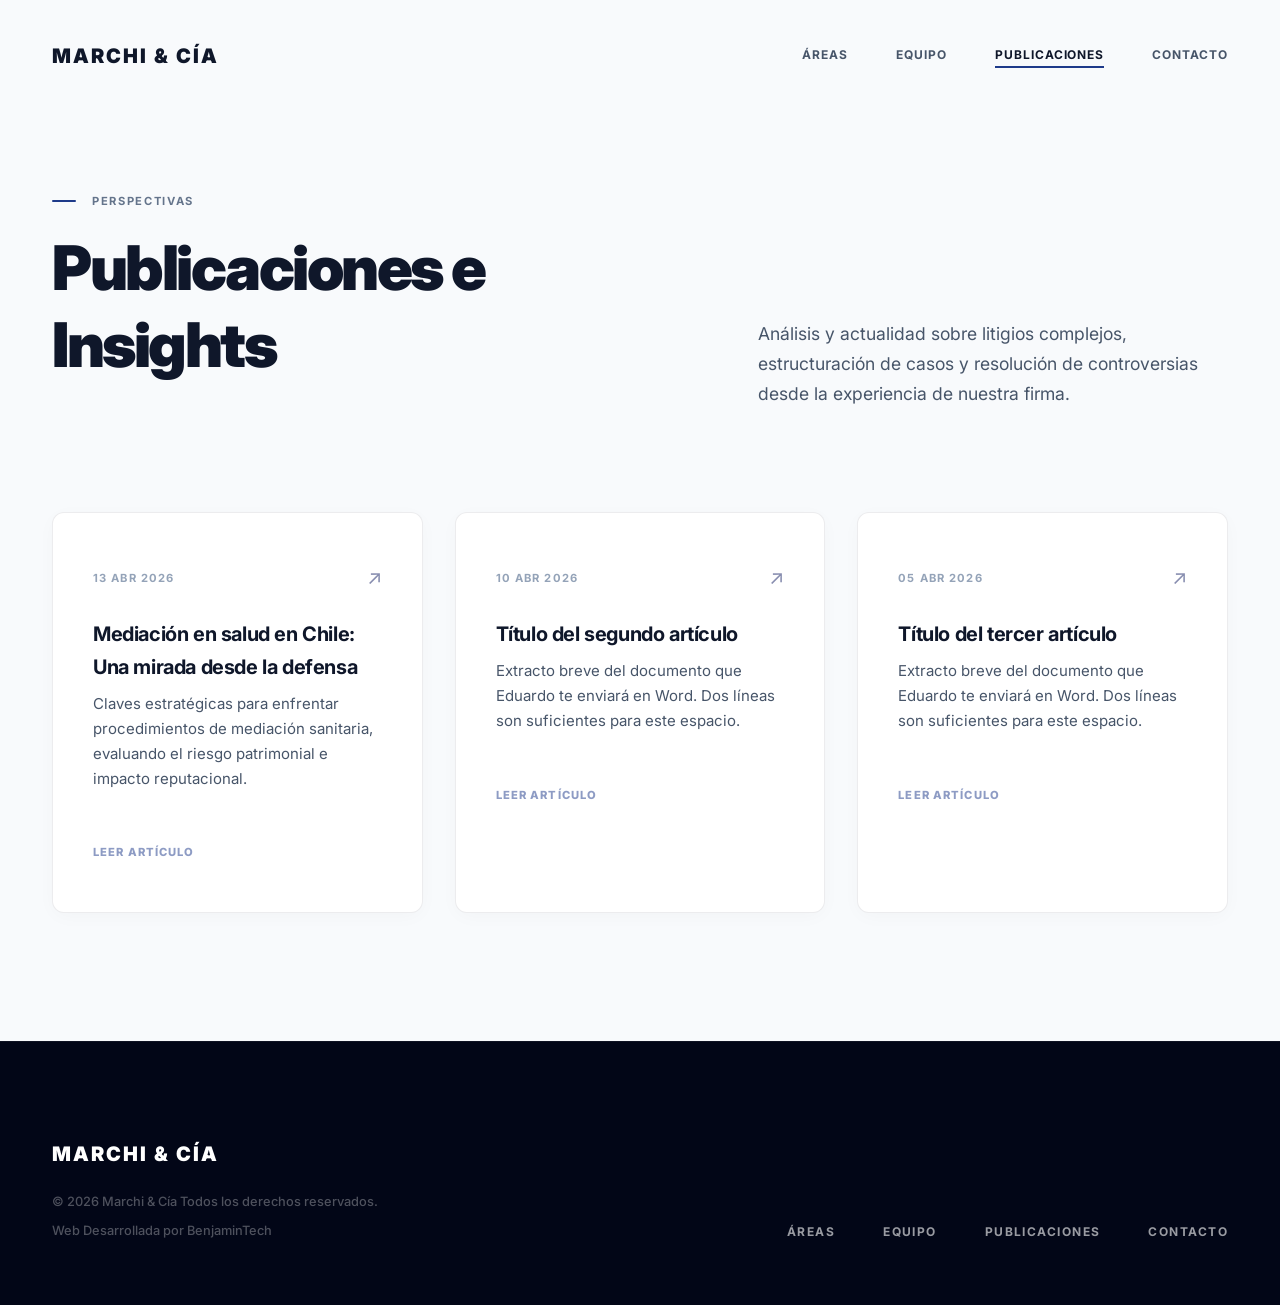
<file: publicaciones/index.html>
<!doctype html>
<html lang="es">
<head>
  <meta charset="utf-8">
  <meta name="viewport" content="width=device-width, initial-scale=1">
  <title>Publicaciones e Insights | Marchi & Cía</title>
  <meta name="description" content="Análisis, actualidad y artículos sobre litigios complejos, responsabilidad sanitaria y resolución de controversias.">
  <meta name="theme-color" content="#f8fafc">
  
  <link rel="preconnect" href="https://fonts.googleapis.com">
  <link rel="preconnect" href="https://fonts.gstatic.com" crossorigin>
  <link href="https://fonts.googleapis.com/css2?family=Inter:wght@300;400;500;600;700;800;900&display=swap" rel="stylesheet">
  
  <style>
    :root {
      --color-bg-body: #f8fafc; --color-bg-card: #ffffff; --color-bg-dark: #0f172a; --color-bg-darker: #020617; 
      --color-steel-blue: #1e293b; --color-text-main: #0f172a; --color-text-muted: #475569; --color-text-light: #f8fafc;
      --color-accent: #1e3a8a; --color-border: rgba(15, 23, 42, 0.08);
      --shadow-sm: 0 4px 20px -2px rgba(0, 0, 0, 0.03); --shadow-lg: 0 24px 50px -12px rgba(0, 0, 0, 0.1);
      --radius-sm: 4px; --radius-md: 12px; --container-max: 1240px; --transition-smooth: 0.5s cubic-bezier(0.16, 1, 0.3, 1);
    }
    *, *::before, *::after { box-sizing: border-box; margin: 0; padding: 0; }
    body { font-family: 'Inter', sans-serif; background-color: var(--color-bg-body); color: var(--color-text-muted); line-height: 1.65; font-size: 15px; overflow-x: hidden; }
    a { text-decoration: none; color: inherit; }
    h1, h2, h3 { color: var(--color-text-main); font-weight: 800; letter-spacing: -0.02em; }
    .dot { color: var(--color-accent); }
    h1 { font-size: clamp(2.5rem, 5vw, 3.85rem); line-height: 1.25; margin-bottom: 2rem; font-weight: 900; letter-spacing: -0.04em; }
    h3 { font-size: 1.25rem; margin-bottom: 0.5rem; font-weight: 700; }
    p { margin-bottom: 1.25rem; font-weight: 400; }
    .lead { font-size: 1.1rem; line-height: 1.7; color: var(--color-text-muted); }
    .eyebrow { font-size: 0.7rem; font-weight: 700; letter-spacing: 0.15em; text-transform: uppercase; color: #64748b; margin-bottom: 1.25rem; display: flex; align-items: center; gap: 1rem; }
    .eyebrow::before { content: ""; width: 24px; height: 2px; background-color: var(--color-accent); border-radius: 2px; }
    .container { width: 100%; max-width: var(--container-max); margin: 0 auto; padding: 0 2rem; }
    .section { padding: 8rem 0; }
    .section-header { display: flex; flex-direction: column; gap: 1.5rem; margin-bottom: 5rem; }
    @media (min-width: 992px) { .section-header { flex-direction: row; justify-content: space-between; align-items: flex-end; } .section-header > div { max-width: 50%; } .section-header > p { max-width: 40%; margin-bottom: 0.5rem; } }

    /* HEADER */
    .site-header { padding: 2.5rem 0; position: fixed; top: 0; left: 0; width: 100%; z-index: 1000; transition: all var(--transition-smooth); background-color: transparent; }
    .site-header.scrolled { padding: 1.25rem 0; background-color: rgba(248, 250, 252, 0.9); backdrop-filter: blur(16px); border-bottom: 1px solid rgba(15, 23, 42, 0.05); box-shadow: 0 4px 30px rgba(0, 0, 0, 0.03); }
    .header-inner { display: flex; justify-content: space-between; align-items: center; }
    .brand { font-size: 1.25rem; font-weight: 900; color: var(--color-text-main); text-transform: uppercase; letter-spacing: 0.1em; transition: color 0.3s; }
    
    /* NAV Y BOTON HAMBURGUESA CORREGIDO */
    .nav-toggle { display: none; background: none; border: none; font-size: 1.5rem; cursor: pointer; color: var(--color-text-main); }
    .site-nav { display: flex; gap: 3rem; }
    .site-nav a { font-size: 0.75rem; font-weight: 700; color: var(--color-text-muted); text-transform: uppercase; letter-spacing: 0.08em; transition: all 0.3s ease; position: relative; padding-bottom: 0.25rem; }
    .site-nav a:hover, .site-nav a.is-active { color: var(--color-text-main); }
    .site-nav a::after { content: ''; position: absolute; width: 0; height: 2px; bottom: 0; left: 0; background-color: var(--color-accent); transition: width 0.3s ease; }
    .site-nav a:hover::after, .site-nav a.is-active::after { width: 100%; }

    @media (max-width: 992px) {
      .nav-toggle { display: block; }
      .site-nav { display: none; flex-direction: column; position: absolute; top: 100%; left: 0; width: 100%; background-color: #ffffff; padding: 1.5rem; box-shadow: 0 10px 25px rgba(0,0,0,0.1); gap: 1.5rem !important; border-top: 1px solid #e2e8f0; }
      .site-nav.is-active-mobile { display: flex !important; }
    }

    /* TARJETAS DE PUBLICACIONES */
    .area-grid { display: grid; grid-template-columns: repeat(auto-fill, minmax(320px, 1fr)); gap: 2rem; }
    @media (min-width: 992px) { .area-grid { grid-template-columns: repeat(3, 1fr); } }
    .area-card { background: var(--color-bg-card); border-radius: var(--radius-md); padding: 3rem 2.5rem; display: flex; flex-direction: column; box-shadow: var(--shadow-sm); transition: var(--transition-smooth); border: 1px solid var(--color-border); position: relative; overflow: hidden; }
    .area-card::before { content: ''; position: absolute; top: 0; left: 0; width: 100%; height: 3px; background: var(--color-accent); transform: scaleX(0); transform-origin: left; transition: transform var(--transition-smooth); }
    .area-card:hover { transform: translateY(-8px); box-shadow: var(--shadow-lg); border-color: transparent; }
    .area-card:hover::before { transform: scaleX(1); }
    .area-card-header { display: flex; justify-content: space-between; align-items: center; margin-bottom: 1.5rem; }
    .area-card-number { font-size: 0.7rem; font-weight: 700; letter-spacing: 0.1em; text-transform: uppercase; color: #94a3b8; transition: color 0.3s; }
    .area-card:hover .area-card-number { color: var(--color-text-main); }
    .area-card-arrow { font-size: 1.25rem; color: #888eb0; transition: var(--transition-smooth); }
    .area-card:hover .area-card-arrow { color: var(--color-accent); transform: translate(4px, -4px); }
    .area-card-content { flex-grow: 1; }
    .area-card-link { margin-top: 2rem; font-size: 0.7rem; font-weight: 800; text-transform: uppercase; letter-spacing: 0.1em; color: var(--color-accent); opacity: 0.5; transition: var(--transition-smooth); display: inline-flex; align-items: center; gap: 0.5rem; }
    .area-card:hover .area-card-link { opacity: 1; transform: translateX(4px); }

    .page-hero { padding: 12rem 0 4rem; background-color: var(--color-bg-body); }
    .site-footer { background: var(--color-bg-darker); padding: 6rem 0 4rem; border-top: 1px solid rgba(255, 255, 255, 0.05); color: rgba(255, 255, 255, 0.4); }
    .footer-inner { display: flex; flex-direction: column; gap: 3rem; }
    @media (min-width: 768px) { .footer-inner { flex-direction: row; justify-content: space-between; align-items: flex-end; } }
    .footer-brand { font-size: 1.25rem; font-weight: 900; text-transform: uppercase; letter-spacing: 0.1em; margin-bottom: 0.75rem; color: #ffffff; display: inline-block; }
    .footer-links { display: flex; flex-wrap: wrap; gap: 3rem; }
    .footer-links a { font-size: 0.75rem; font-weight: 700; text-transform: uppercase; color: rgba(255, 255, 255, 0.6); letter-spacing: 0.12em; transition: all 0.3s ease; }
    .footer-links a:hover { color: #ffffff; transform: translateY(-2px); }
    .copyright-text { font-size: 0.8rem; font-weight: 500; color: rgba(255, 255, 255, 0.3); margin-top: 0.5rem; }
    .fade-in-up { opacity: 0; transform: translateY(30px); transition: opacity 0.8s ease, transform 0.8s cubic-bezier(0.16, 1, 0.3, 1); }
    .fade-in-up.is-visible { opacity: 1; transform: translateY(0); }
    .scroll-progress { position: fixed; top: 0; left: 0; width: 0%; height: 3px; background: var(--color-accent); z-index: 1001; transition: width 0.1s; }
  </style>
</head>
<body>

  <div class="scroll-progress"></div>

  <header class="site-header" id="main-header">
    <div class="container header-inner">
      <a href="../index.html" class="brand">MARCHI & CÍA</a>
      <button class="nav-toggle" aria-label="Abrir menú">☰</button>
      <nav class="site-nav">
        <a href="../index.html#areas">Áreas</a>
        <a href="../equipo.html">Equipo</a>
        <a href="index.html" class="is-active">Publicaciones</a>
        <a href="../index.html#contacto">Contacto</a>
      </nav>
    </div>
  </header>

  <main>
    <section class="page-hero fade-in-up">
      <div class="container">
        <div class="section-header" style="margin-bottom: 2rem;">
          <div>
            <div class="eyebrow">Perspectivas</div>
            <h1>Publicaciones e Insights<span class="dot"></span></h1>
          </div>
          <p class="lead">Análisis y actualidad sobre litigios complejos, estructuración de casos y resolución de controversias desde la experiencia de nuestra firma.</p>
        </div>
      </div>
    </section>

    <section class="section pt-0" style="padding-top: 0;">
      <div class="container">
        <div class="area-grid">
          
          <a href="mediacion-en-salud-chile.html" class="area-card fade-in-up">
            <div class="area-card-header">
              <span class="area-card-number">13 ABR 2026</span>
              <span class="area-card-arrow">↗</span>
            </div>
            <div class="area-card-content">
              <h3>Mediación en salud en Chile: Una mirada desde la defensa</h3>
              <p>Claves estratégicas para enfrentar procedimientos de mediación sanitaria, evaluando el riesgo patrimonial e impacto reputacional.</p>
              <span class="area-card-link">Leer artículo</span>
            </div>
          </a>

          <a href="url-del-articulo-2.html" class="area-card fade-in-up" style="transition-delay: 0.1s;">
            <div class="area-card-header">
              <span class="area-card-number">10 ABR 2026</span>
              <span class="area-card-arrow">↗</span>
            </div>
            <div class="area-card-content">
              <h3>Título del segundo artículo</h3>
              <p>Extracto breve del documento que Eduardo te enviará en Word. Dos líneas son suficientes para este espacio.</p>
              <span class="area-card-link">Leer artículo</span>
            </div>
          </a>

          <a href="url-del-articulo-3.html" class="area-card fade-in-up" style="transition-delay: 0.2s;">
            <div class="area-card-header">
              <span class="area-card-number">05 ABR 2026</span>
              <span class="area-card-arrow">↗</span>
            </div>
            <div class="area-card-content">
              <h3>Título del tercer artículo</h3>
              <p>Extracto breve del documento que Eduardo te enviará en Word. Dos líneas son suficientes para este espacio.</p>
              <span class="area-card-link">Leer artículo</span>
            </div>
          </a>

        </div>
      </div>
    </section>
  </main>

  <footer class="site-footer">
    <div class="container footer-inner">
      <div>
        <div class="footer-brand">MARCHI & CÍA</div>
        <div class="copyright-text">© 2026 Marchi & Cía Todos los derechos reservados.</div>
        <div class="copyright-text">Web Desarrollada por BenjaminTech</div>
      </div>
      <div class="footer-links">
        <a href="../index.html#areas">Áreas</a>
        <a href="../equipo.html">Equipo</a>
        <a href="index.html">Publicaciones</a>
        <a href="../index.html#contacto">Contacto</a>
      </div>
    </div>
  </footer>

  <script>
    document.addEventListener("DOMContentLoaded", function() {
      const header = document.getElementById('main-header');
      window.addEventListener('scroll', () => {
        if (window.scrollY > 50) header.classList.add('scrolled');
        else header.classList.remove('scrolled');
      });

      const navToggle = document.querySelector('.nav-toggle');
      const siteNav = document.querySelector('.site-nav');
      if (navToggle && siteNav) {
        navToggle.addEventListener('click', () => {
          siteNav.classList.toggle('is-active-mobile');
        });
      }

      const observer = new IntersectionObserver((entries, observer) => {
        entries.forEach(entry => {
          if (entry.isIntersecting) {
            entry.target.classList.add('is-visible');
            observer.unobserve(entry.target);
          }
        });
      }, { rootMargin: '0px', threshold: 0.15 });
      document.querySelectorAll('.fade-in-up').forEach((el) => observer.observe(el));

      const progressBar = document.querySelector('.scroll-progress');
      window.addEventListener('scroll', () => {
        const winScroll = document.body.scrollTop || document.documentElement.scrollTop;
        const height = document.documentElement.scrollHeight - document.documentElement.clientHeight;
        const scrolled = (winScroll / height) * 100;
        if (progressBar) progressBar.style.width = scrolled + '%';
      });
    });
  </script>
</body>
</html>
</file>
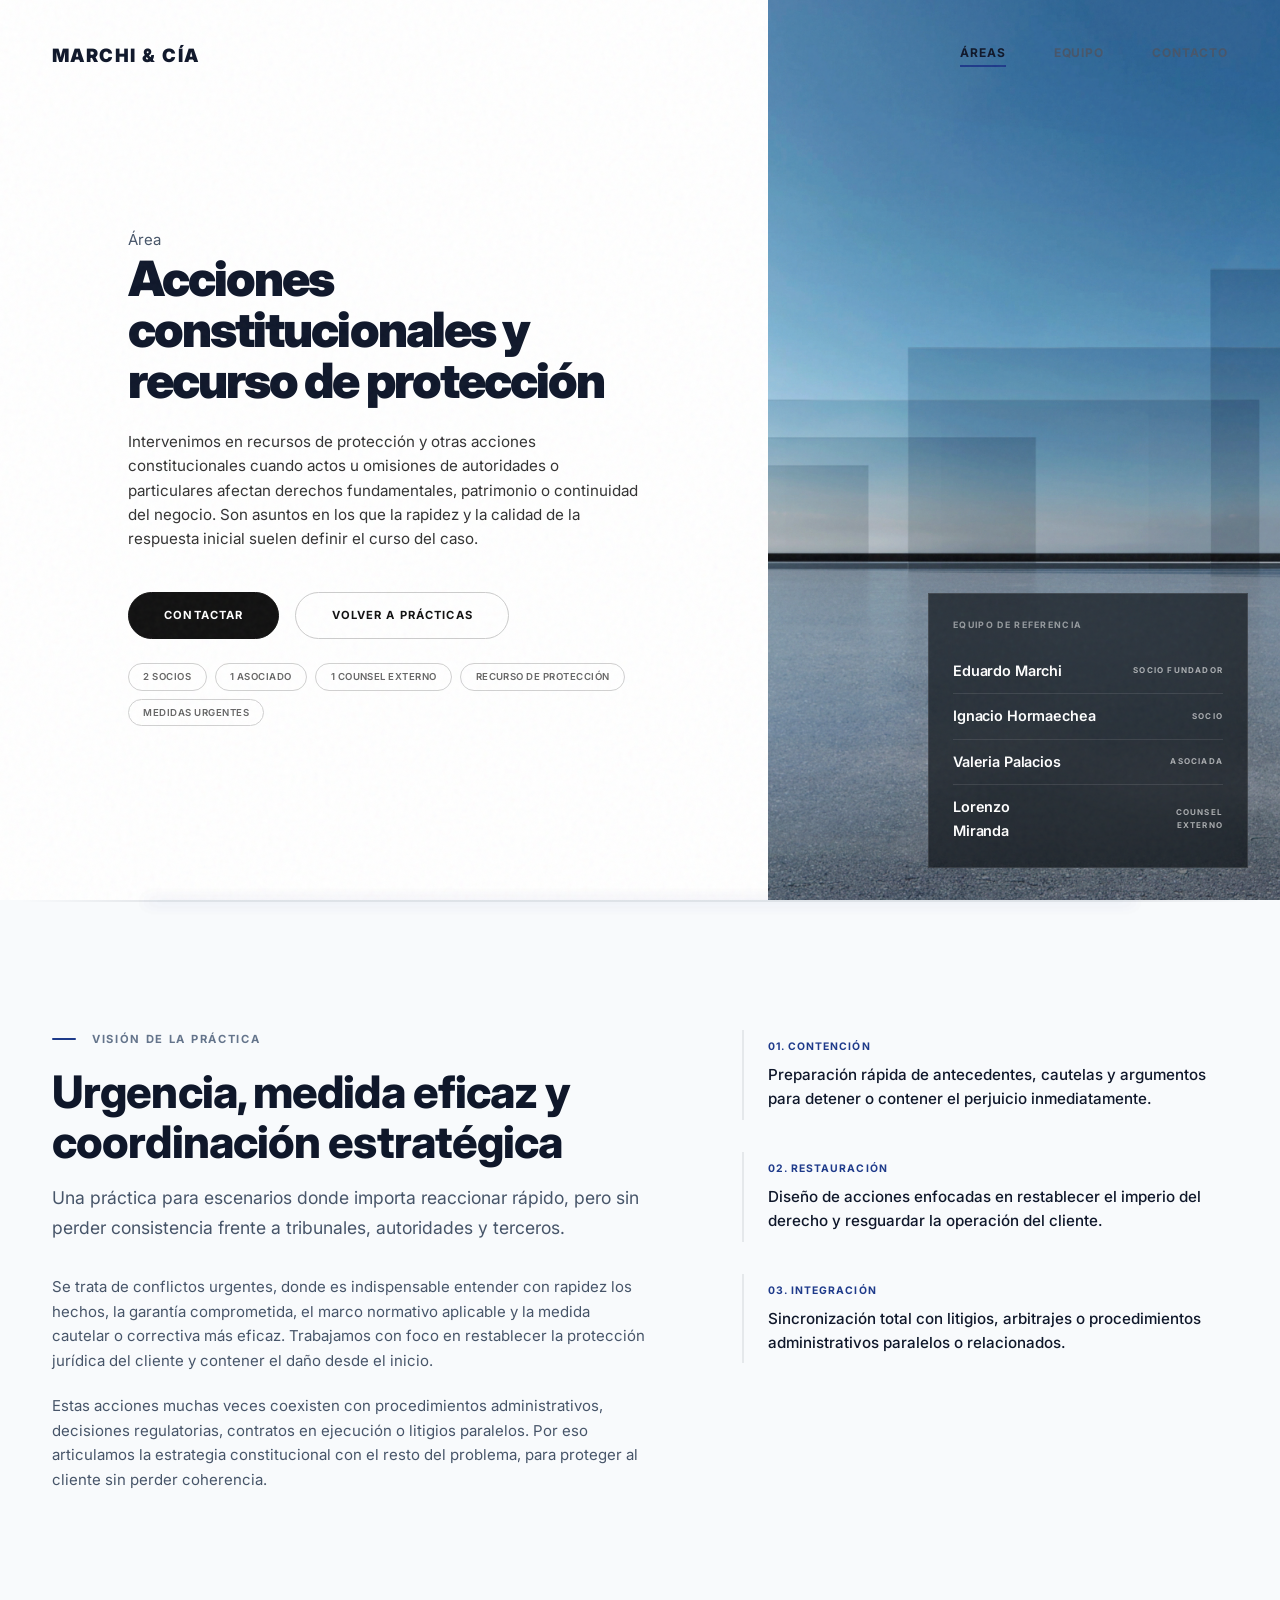
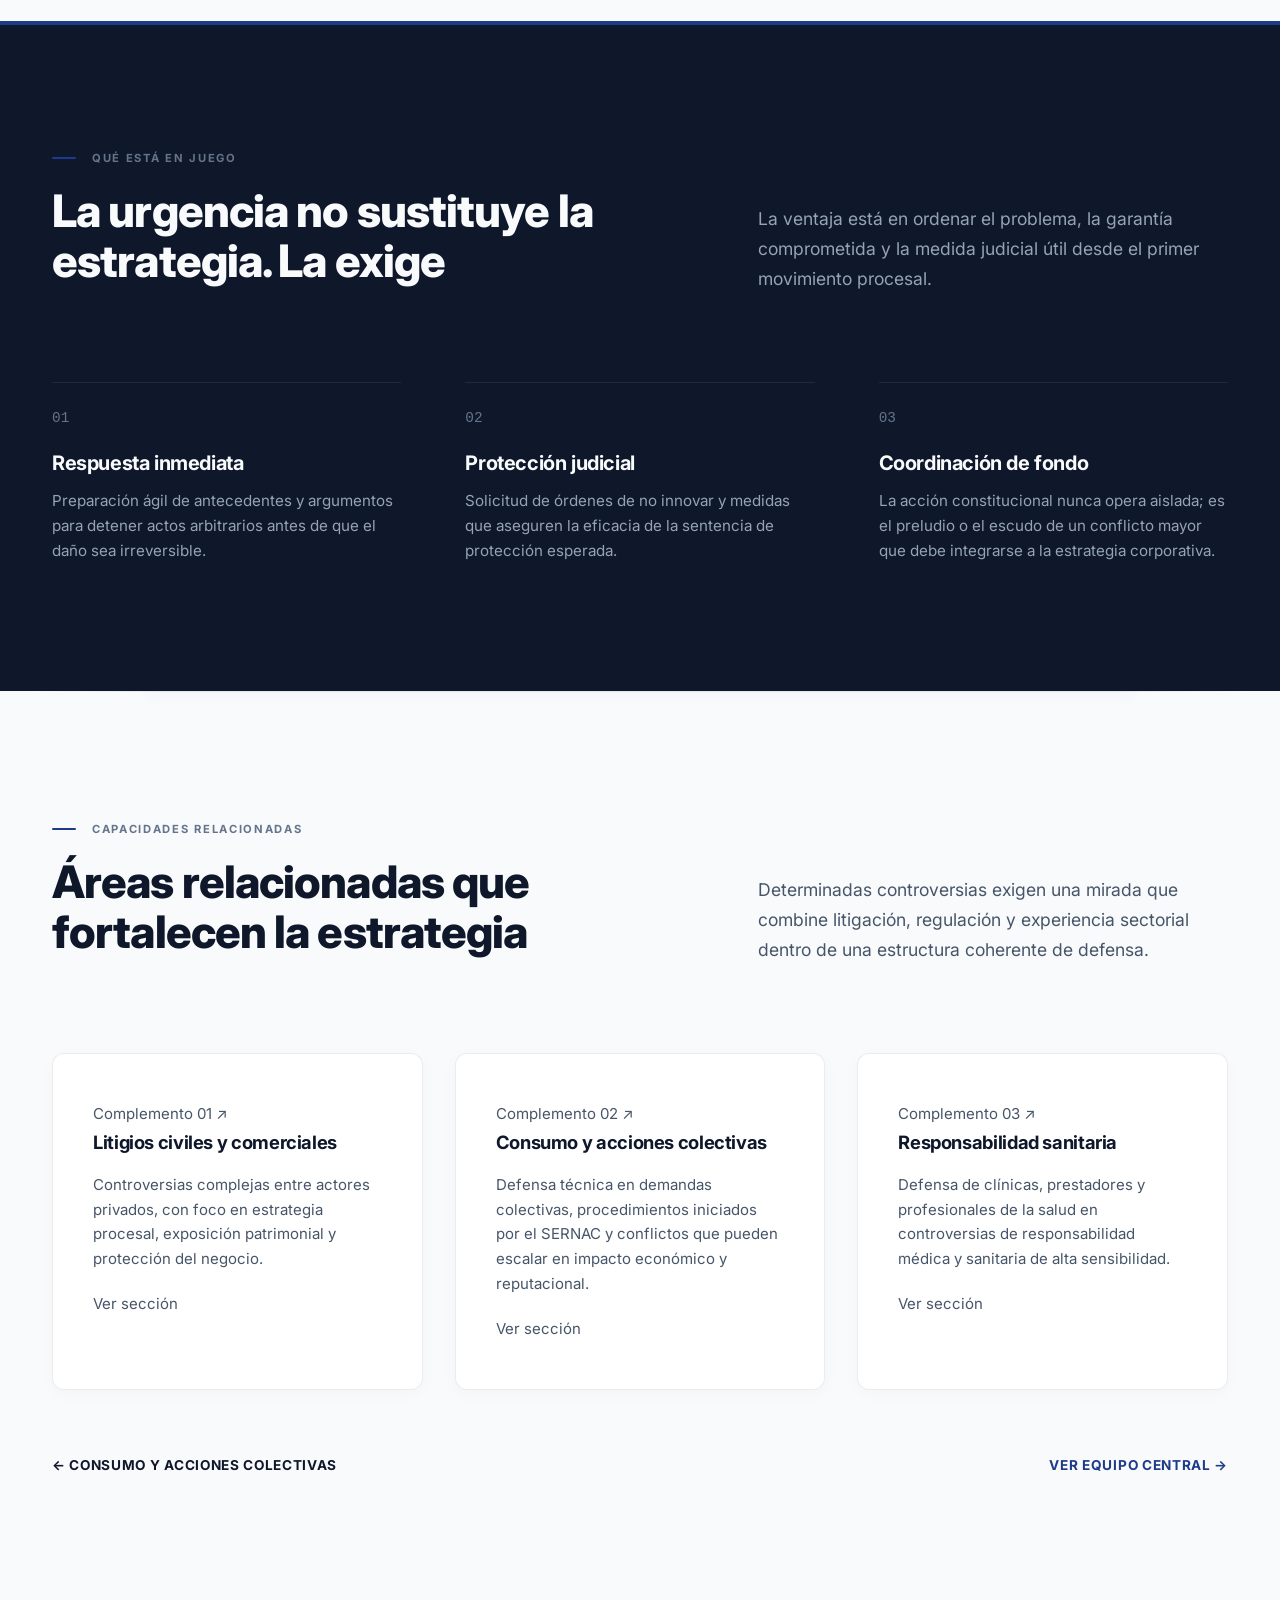
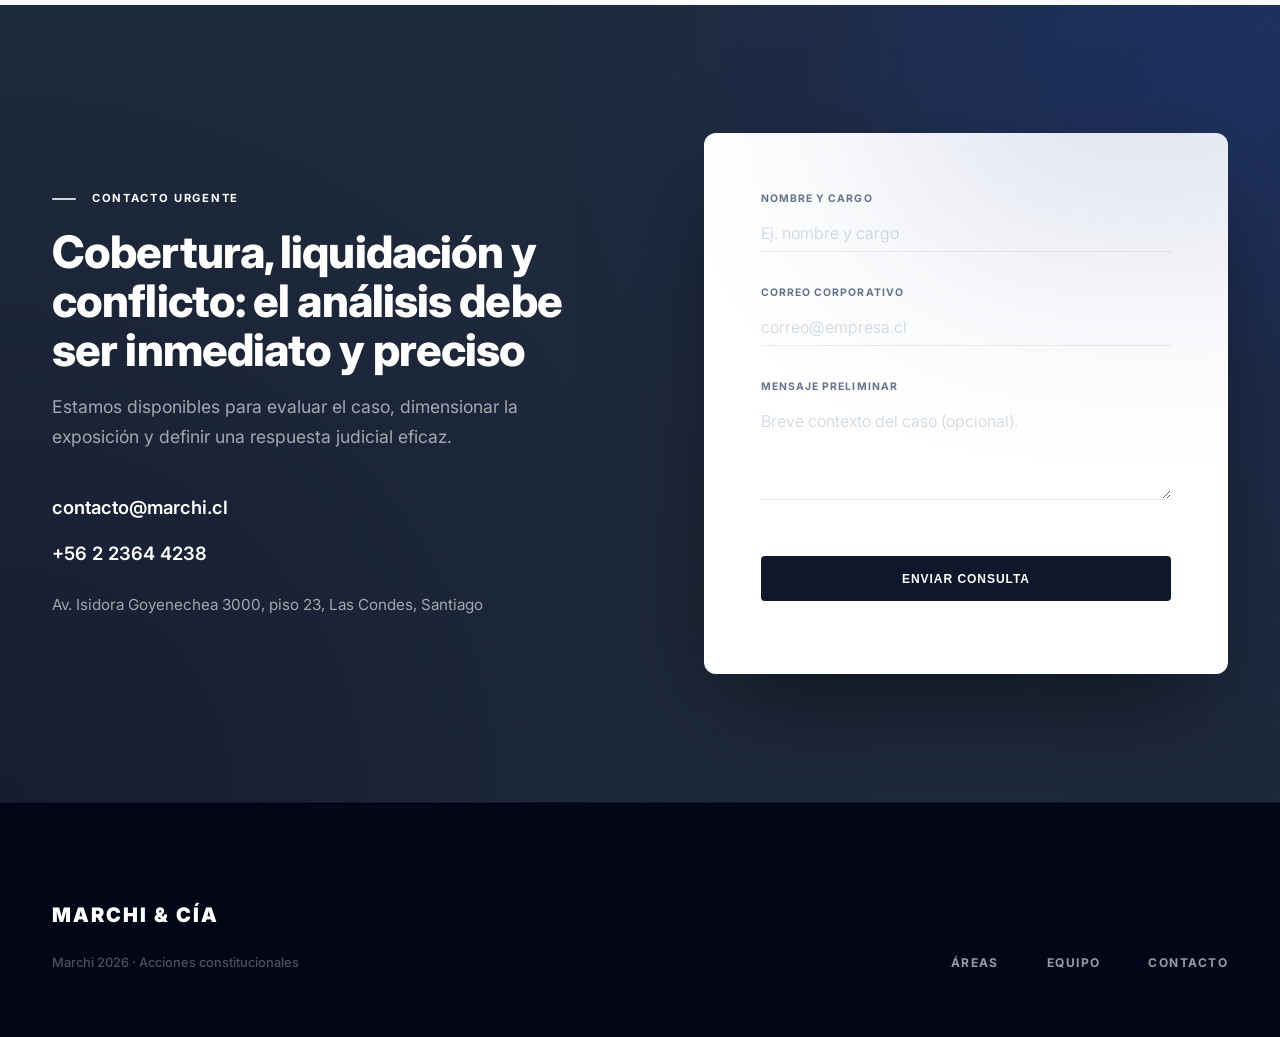
<file: acciones-constitucionales.html>
<!doctype html>
<html lang="es">
<head>
  <meta charset="utf-8">
  <meta name="viewport" content="width=device-width, initial-scale=1">
  <title>Marchi & Cía — Acciones constitucionales y recurso de protección</title>
  <meta name="description" content="Intervenimos en recursos de protección y otras acciones constitucionales cuando están en juego derechos fundamentales, patrimonio o continuidad del negocio.">
  <meta name="theme-color" content="#f8fafc">
  
  <!-- Fuentes -->
  <link rel="preconnect" href="https://fonts.googleapis.com">
  <link rel="preconnect" href="https://fonts.gstatic.com" crossorigin>
  <link href="https://fonts.googleapis.com/css2?family=Inter:wght@300;400;500;600;700;800;900&display=swap" rel="stylesheet">
  
  <style>
    /* ==========================================================================
       MARCHI & CÍA - HIGH-END BOUTIQUE LAW FIRM STYLES
       ========================================================================== */
    
    :root {
      /* Paleta de Colores de Alta Gama */
      --color-bg-body: #f8fafc; 
      --color-bg-card: #ffffff;
      --color-bg-dark: #0f172a; 
      --color-bg-darker: #020617; 
      --color-steel-blue: #1e293b; 
      
      --color-text-main: #0f172a;
      --color-text-muted: #475569; 
      --color-text-light: #f8fafc;
      
      /* Azul corporativo legal (Navy / Zafiro oscuro) */
      --color-accent: #1e3a8a; 
      --color-accent-light: #3b82f6;
      
      --color-border: rgba(15, 23, 42, 0.08);
      --color-border-light: rgba(255, 255, 255, 0.08);
      
      /* Sombras Premium */
      --shadow-sm: 0 4px 20px -2px rgba(0, 0, 0, 0.03);
      --shadow-md: 0 12px 30px -4px rgba(0, 0, 0, 0.06);
      --shadow-lg: 0 24px 50px -12px rgba(0, 0, 0, 0.1);
      --shadow-dark: 0 40px 80px -20px rgba(0, 0, 0, 0.5);
      
      /* Radios */
      --radius-sm: 4px;
      --radius-md: 12px;
      --radius-lg: 16px;
      
      /* Espaciado */
      --container-max: 1240px;
      --transition-smooth: 0.5s cubic-bezier(0.16, 1, 0.3, 1);
    }

    /* Reset Básico */
    *, *::before, *::after {
      box-sizing: border-box;
      margin: 0;
      padding: 0;
    }

    ::selection {
      background-color: var(--color-accent);
      color: white;
    }

    body {
      font-family: 'Inter', sans-serif;
      background-color: var(--color-bg-body);
      color: var(--color-text-muted);
      line-height: 1.65;
      font-size: 15px; 
      -webkit-font-smoothing: antialiased;
      -moz-osx-font-smoothing: grayscale;
      overflow-x: hidden;
    }

    img { max-width: 100%; height: auto; display: block; }
    a { text-decoration: none; color: inherit; }

    /* ==========================================================================
       TIPOGRAFÍA
       ========================================================================== */
    h1, h2, h3, h4 {
      color: var(--color-text-main);
      font-weight: 800;
      letter-spacing: -0.02em;
    }

    .dot { color: var(--color-accent); }

    h1 {
      font-size: clamp(2.5rem, 5vw, 3.85rem);
      line-height: 1.25; 
      margin-bottom: 2rem;
      font-weight: 900;
      letter-spacing: -0.04em;
    }

    h2 {
      font-size: clamp(2rem, 3.5vw, 3rem);
      line-height: 1.1;
      margin-bottom: 1rem;
    }

    h3 { font-size: 1.25rem; margin-bottom: 0.5rem; font-weight: 700; }

    p { margin-bottom: 1.25rem; font-weight: 400; }
    p:last-child { margin-bottom: 0; }

    .lead { font-size: 1.1rem; line-height: 1.7; color: var(--color-text-muted); }

    .eyebrow {
      font-size: 0.7rem;
      font-weight: 700;
      letter-spacing: 0.15em;
      text-transform: uppercase;
      color: #64748b;
      margin-bottom: 1.25rem;
      display: flex;
      align-items: center;
      gap: 1rem;
    }
    .eyebrow::before {
      content: "";
      width: 24px;
      height: 2px;
      background-color: var(--color-accent);
      border-radius: 2px;
    }

    .tag-row { display: flex; flex-wrap: wrap; gap: 0.5rem; }
    .tag {
      padding: 0.4rem 1rem;
      background: var(--color-bg-card);
      border: 1px solid rgba(15, 23, 42, 0.1);
      border-radius: 99px;
      font-size: 0.65rem;
      font-weight: 600;
      color: var(--color-text-muted);
      text-transform: uppercase;
      letter-spacing: 0.05em;
      transition: all 0.3s ease;
      cursor: default;
    }
    .tag:hover {
      background: var(--color-bg-dark);
      color: white;
      border-color: var(--color-bg-dark);
      transform: translateY(-2px);
      box-shadow: var(--shadow-sm);
    }

    .btn {
      display: inline-flex;
      align-items: center;
      justify-content: center;
      padding: 0.9rem 2rem;
      border-radius: var(--radius-sm);
      font-size: 0.75rem;
      font-weight: 700;
      text-transform: uppercase;
      letter-spacing: 0.08em;
      transition: all var(--transition-smooth);
      cursor: pointer;
      border: 1px solid transparent;
    }
    .btn--primary {
      background-color: var(--color-text-main);
      color: white;
    }
    .btn--primary:hover {
      background-color: var(--color-accent); 
      transform: translateY(-3px);
      box-shadow: 0 10px 25px -5px rgba(30, 58, 138, 0.4);
    }
    .btn--steel {
      background-color: transparent;
      border-color: #cbd5e1;
      color: var(--color-text-main);
    }
    .btn--steel:hover {
      background-color: white;
      border-color: var(--color-text-main);
      transform: translateY(-3px);
      box-shadow: var(--shadow-sm);
    }

    /* ==========================================================================
       LAYOUT GLOBAL Y DIVISORES CON BLUR
       ========================================================================== */
    .container {
      width: 100%;
      max-width: var(--container-max);
      margin: 0 auto;
      padding: 0 2rem;
    }

    /* Divisor con efecto Blur */
    .section-divider {
      width: 100%;
      max-width: var(--container-max);
      margin: 0 auto;
      height: 1px;
      background: linear-gradient(to right, transparent, var(--color-border) 10%, var(--color-border) 90%, transparent);
      position: relative;
    }
    .section-divider::after {
      content: '';
      position: absolute;
      top: 50%;
      left: 10%;
      right: 10%;
      height: 4px;
      transform: translateY(-50%);
      background: var(--color-accent);
      opacity: 0.08;
      filter: blur(8px);
      pointer-events: none;
    }

    .section { padding: 8rem 0; }
    .section--tight { padding: 5rem 0; }

    .section-header {
      display: flex;
      flex-direction: column;
      gap: 1.5rem;
      margin-bottom: 5rem;
    }
    @media (min-width: 992px) {
      .section-header {
        flex-direction: row;
        justify-content: space-between;
        align-items: flex-end;
      }
      .section-header > div { max-width: 50%; }
      .section-header > p { max-width: 40%; margin-bottom: 0.5rem; }
    }

    /* Header Glassmorphism Premium */
    .site-header {
      padding: 2.5rem 0;
      position: fixed; 
      top: 0; left: 0; width: 100%;
      z-index: 1000;
      transition: all var(--transition-smooth);
      background-color: transparent;
    }
    .site-header.scrolled {
      padding: 1.25rem 0;
      background-color: rgba(248, 250, 252, 0.9); 
      backdrop-filter: blur(16px); 
      -webkit-backdrop-filter: blur(16px);
      border-bottom: 1px solid rgba(15, 23, 42, 0.05);
      box-shadow: 0 4px 30px rgba(0, 0, 0, 0.03);
    }
    .header-inner { display: flex; justify-content: space-between; align-items: center; }
    .brand { font-size: 1.15rem; font-weight: 900; color: var(--color-text-main); text-transform: uppercase; letter-spacing: 0.08em; transition: color 0.3s; }
    .site-nav { display: flex; gap: 3rem; }
    .site-nav a { 
      font-size: 0.75rem; font-weight: 700; color: var(--color-text-muted); 
      text-transform: uppercase; letter-spacing: 0.08em; 
      transition: all 0.3s ease; 
      position: relative;
      padding-bottom: 0.25rem;
    }
    .site-nav a:hover, .site-nav a.is-active { color: var(--color-text-main); }
    .site-nav a::after {
      content: ''; position: absolute; width: 0; height: 2px;
      bottom: 0; left: 0; background-color: var(--color-accent);
      transition: width 0.3s ease;
    }
    .site-nav a:hover::after, .site-nav a.is-active::after { width: 100%; }
    
    .nav-toggle { display: none; background: none; border: none; font-size: 1.5rem; cursor: pointer; color: var(--color-text-main); }

    /* ==========================================================================
       HERO SECTION SPLIT (60/40)
       ========================================================================== */
    .hero-split {
      display: flex;
      flex-direction: column;
      min-height: 100vh;
      background-color: #ffffff; /* Fondo blanco purificado */
      padding-top: 80px; /* Compensa el header en móviles */
    }
    
    @media (min-width: 992px) {
      .hero-split {
        flex-direction: row;
        padding-top: 0;
      }
      .hero-split-text {
        width: 60%;
        display: flex;
        align-items: center;
        justify-content: flex-start;
        padding: 8rem 4rem 4rem 10vw; 
      }
      .hero-split-text-inner {
        width: 100%;
        max-width: 540px; 
        margin-right: auto;
      }
      .hero-split-image-container {
        width: 40%;
        position: relative;
        overflow: hidden;
      }
      .hero-image-col {
        position: absolute;
        top: -20px; left: -20px; right: -20px; bottom: -20px;
        background-size: cover;
        background-position: center;
        transition: transform 0.2s ease-out; 
      }
    }

    /* Ajustes Mobile para el Hero Split */
    @media (max-width: 991px) {
      .hero-split-text { padding: 6rem 2rem 3rem; }
      .hero-split-image-container { min-height: 500px; position: relative; overflow: hidden; }
      .hero-image-col { width: 100%; height: 100%; position: absolute; top:0; left:0; background-size: cover; background-position: center; }
    }

    /* Tipografía Específica del Hero (Estilo Editorial) */
    .eyebrow-split {
      font-size: 0.65rem;
      font-weight: 700;
      letter-spacing: 0.15em;
      text-transform: uppercase;
      color: #888;
      margin-bottom: 1.5rem;
    }
    .title-split {
      font-size: clamp(2.5rem, 3.8vw, 4.2rem);
      line-height: 1.05;
      color: var(--color-text-main);
      margin-bottom: 1.5rem;
      letter-spacing: -0.04em;
      font-weight: 900;
    }
    .desc-split {
      font-size: 0.95rem;
      line-height: 1.6;
      color: #333;
      margin-bottom: 1.25rem;
      max-width: 95%;
    }

    /* Botones de Referencia (Pills) */
    .actions-split {
      display: flex;
      gap: 1rem;
      margin: 2.5rem 0 1.5rem;
      flex-wrap: wrap;
    }
    .btn-split {
      display: inline-flex; align-items: center; justify-content: center;
      padding: 0.85rem 2.2rem;
      border-radius: 99px;
      font-size: 0.7rem;
      font-weight: 700;
      text-transform: uppercase;
      letter-spacing: 0.1em;
      transition: all 0.3s ease;
      cursor: pointer;
      text-decoration: none;
    }
    .btn-split--dark { background-color: #111; color: #fff; border: 1px solid #111; }
    .btn-split--dark:hover { background-color: var(--color-accent); border-color: var(--color-accent); }
    .btn-split--outline { background-color: transparent; color: #111; border: 1px solid #ccc; }
    .btn-split--outline:hover { background-color: rgba(0,0,0,0.05); }

    /* Etiquetas/Tags debajo de los botones */
    .tags-split-row { display: flex; gap: 0.5rem; flex-wrap: wrap; margin-bottom: 0.6rem; }
    .tag-split {
      padding: 0.3rem 0.9rem;
      border: 1px solid #d1d1d1;
      border-radius: 99px;
      font-size: 0.6rem;
      font-weight: 600;
      text-transform: uppercase;
      letter-spacing: 0.05em;
      color: #666;
    }

    /* Caja Oscura de Equipo (Glassmorphism en la esquina inferior derecha) */
    .hero-team-glass {
      position: absolute;
      bottom: 2rem;
      right: 2rem;
      width: calc(100% - 4rem);
      max-width: 320px;
      background: rgba(5, 10, 15, 0.65);
      backdrop-filter: blur(12px);
      -webkit-backdrop-filter: blur(12px);
      border: 1px solid rgba(255, 255, 255, 0.1);
      padding: 1.5rem;
      z-index: 2;
    }
    @media (max-width: 991px) {
       .hero-team-glass { bottom: 0; right: 0; left: 0; width: 100%; max-width: 100%; padding: 1.5rem; }
    }

    .glass-eyebrow {
      font-size: 0.55rem; font-weight: 700; letter-spacing: 0.15em;
      text-transform: uppercase; color: rgba(255,255,255,0.5); margin-bottom: 1rem;
    }
    .glass-row {
      display: flex; justify-content: space-between; align-items: center;
      padding: 0.65rem 0; border-bottom: 1px solid rgba(255, 255, 255, 0.1);
    }
    .glass-row:last-child { border-bottom: none; padding-bottom: 0; }
    
    .glass-name {
      color: #ffffff; 
      font-size: 0.9rem; 
      font-weight: 600;
      letter-spacing: -0.01em;
    }
    .glass-role {
      color: rgba(255,255,255,0.6); font-size: 0.5rem; font-weight: 700;
      text-transform: uppercase; letter-spacing: 0.15em; text-align: right;
    }

    /* ==========================================================================
       SECCIÓN ÁREAS / CAPACIDADES
       ========================================================================== */
    .area-grid { 
      display: grid; 
      grid-template-columns: repeat(auto-fill, minmax(320px, 1fr)); 
      gap: 2rem; 
    }
    @media (min-width: 992px) { .area-grid { grid-template-columns: repeat(3, 1fr); } }
    
    .area-card {
      background: var(--color-bg-card);
      border-radius: var(--radius-md);
      padding: 3rem 2.5rem;
      display: flex;
      flex-direction: column;
      box-shadow: var(--shadow-sm);
      transition: var(--transition-smooth);
      border: 1px solid var(--color-border);
      position: relative;
      overflow: hidden;
    }
    
    .area-card::before {
      content: ''; position: absolute; top: 0; left: 0; width: 100%; height: 3px;
      background: var(--color-accent); transform: scaleX(0); transform-origin: left;
      transition: transform var(--transition-smooth);
    }
    
    .area-card:hover { transform: translateY(-8px); box-shadow: var(--shadow-lg); border-color: transparent; }
    .area-card:hover::before { transform: scaleX(1); }
    .area-card h3 { font-size: 1.15rem; margin-bottom: 1rem; }

    /* ==========================================================================
       SECCIÓN FIRMA / VISIÓN (Métricas estilo Checklist)
       ========================================================================== */
    .firm-grid { display: grid; grid-template-columns: 1fr; gap: 4rem; align-items: start; }
    @media (min-width: 992px) { .firm-grid { grid-template-columns: 1.1fr 0.9fr; gap: 6rem; } }

    .metrics-grid { display: flex; flex-direction: column; gap: 2rem; }
    .metric-card {
      background: transparent;
      border-left: 2px solid var(--color-border);
      padding: 0.5rem 0 0.5rem 1.5rem;
      transition: var(--transition-smooth);
    }
    .metric-card:hover { border-left-color: var(--color-accent); transform: translateX(5px); }
    .metric-label { font-size: 0.65rem; font-weight: 700; text-transform: uppercase; letter-spacing: 0.1em; color: var(--color-accent); display: block; margin-bottom: 0.5rem;}
    .metric-card p { font-size: 0.95rem; line-height: 1.6; margin: 0; color: var(--color-text-main); font-weight: 500;}

    /* ==========================================================================
       SECCIÓN MODELO DE TRABAJO (Fondo Oscuro)
       ========================================================================== */
    .section-dark {
      background-color: var(--color-bg-dark);
      color: #94a3b8;
      padding: 8rem 0;
      position: relative;
    }
    .section-dark::before { content: ""; position: absolute; top: 0; left: 0; width: 100%; height: 4px; background: var(--color-accent); }
    .section-dark h2 { color: var(--color-text-light); }
    .section-dark .eyebrow { color: #64748b; }
    .section-dark .eyebrow::before { background-color: var(--color-accent); }

    .pillar-grid { display: grid; grid-template-columns: repeat(auto-fill, minmax(250px, 1fr)); gap: 4rem; margin-top: 5rem; }
    .pillar-card { border-top: 1px solid rgba(255,255,255,0.08); padding-top: 1.5rem; transition: transform 0.3s ease; }
    .pillar-card:hover { transform: translateY(-4px); border-top-color: var(--color-accent); }
    
    .pillar-number { display: block; font-family: monospace; font-size: 0.9rem; color: #64748b; margin-bottom: 1rem; transition: color 0.3s; }
    .pillar-card:hover .pillar-number { color: var(--color-text-light); }
    .pillar-card h3 { color: var(--color-text-light); font-size: 1.25rem; }

    /* ==========================================================================
       SECCIÓN CONTACTO
       ========================================================================== */
    #contacto {
      background-color: var(--color-steel-blue);
      background-image: radial-gradient(circle at top right, rgba(30, 58, 138, 0.4), transparent 50%),
                        radial-gradient(circle at bottom left, rgba(15, 23, 42, 0.6), transparent 50%);
      color: rgba(255, 255, 255, 0.6);
      padding: 8rem 0;
      position: relative;
      overflow: hidden;
    }
    
    #contacto::after {
      content: ""; position: absolute; top: -10%; right: -10%; width: 40%; height: 40%;
      background: var(--color-accent); filter: blur(120px); opacity: 0.15; pointer-events: none;
    }

    #contacto h2, #contacto .eyebrow { color: #ffffff; }
    #contacto .eyebrow::before { background-color: #ffffff; opacity: 0.8; }
    #contacto .lead { color: rgba(255, 255, 255, 0.6); }

    .contact-grid { display: grid; grid-template-columns: 1fr; gap: 4rem; align-items: center; }
    @media (min-width: 992px) { .contact-grid { grid-template-columns: 1fr 1fr; gap: 8rem; } }

    .contact-details { margin-top: 2.5rem; display: flex; flex-direction: column; gap: 1rem; font-size: 1.15rem; font-weight: 600; color: #ffffff; }
    .contact-details a { transition: color 0.2s; position: relative; display: inline-block; width: fit-content; }
    .contact-details a::after { content: ''; position: absolute; width: 0; height: 2px; bottom: 0px; left: 0; background-color: #ffffff; transition: width 0.3s ease; }
    .contact-details a:hover { color: #ffffff; opacity: 0.8; }
    .contact-details a:hover::after { width: 100%; }

    .form-card {
      background: var(--color-bg-card);
      border-radius: var(--radius-md);
      padding: 3.5rem;
      box-shadow: 0 40px 100px -20px rgba(0, 0, 0, 0.5);
      border: 1px solid rgba(255, 255, 255, 0.05);
    }
    .form-group { margin-bottom: 2rem; position: relative; }
    .form-label { display: block; font-size: 0.65rem; font-weight: 700; text-transform: uppercase; margin-bottom: 0.5rem; color: #64748b; letter-spacing: 0.1em; transition: color 0.3s;}
    
    .form-input {
      width: 100%; padding: 0.5rem 0; border: none; border-bottom: 1px solid var(--color-border);
      background: transparent; font-family: inherit; font-size: 1rem; color: var(--color-text-main); transition: all 0.3s ease;
    }
    .form-input::placeholder { color: #cbd5e1; font-weight: 300; }
    .form-input:focus { outline: none; border-bottom-color: var(--color-accent); }
    .form-input:focus + .form-label, .form-group:focus-within .form-label { color: var(--color-accent); }

    /* ==========================================================================
       FOOTER INVERTIDO (Oscuro)
       ========================================================================== */
    .site-footer { 
      background: var(--color-bg-darker); 
      padding: 6rem 0 4rem; 
      border-top: 1px solid rgba(255, 255, 255, 0.05); 
      color: rgba(255, 255, 255, 0.4);
    }
    .footer-inner { display: flex; flex-direction: column; gap: 3rem; }
    @media (min-width: 768px) { .footer-inner { flex-direction: row; justify-content: space-between; align-items: flex-end; } }
    
    .footer-brand { 
      font-size: 1.25rem; 
      font-weight: 900; 
      text-transform: uppercase; 
      letter-spacing: 0.1em; 
      margin-bottom: 0.75rem; 
      color: #ffffff; 
      display: inline-block;
    }
    
    .footer-links { display: flex; flex-wrap: wrap; gap: 3rem; }
    .footer-links a { 
      font-size: 0.75rem; 
      font-weight: 700; 
      text-transform: uppercase; 
      color: rgba(255, 255, 255, 0.6); 
      letter-spacing: 0.12em; 
      transition: all 0.3s ease; 
      position: relative;
    }
    .footer-links a:hover { color: #ffffff; transform: translateY(-2px); }
    
    .copyright-text { font-size: 0.8rem; font-weight: 500; color: rgba(255, 255, 255, 0.3); margin-top: 0.5rem; }

    /* ==========================================================================
       ANIMACIONES DE ENTRADA AL SCROLL
       ========================================================================== */
    .fade-in-up { opacity: 0; transform: translateY(30px); transition: opacity 0.8s ease, transform 0.8s cubic-bezier(0.16, 1, 0.3, 1); }
    .fade-in-up.is-visible { opacity: 1; transform: translateY(0); }

    /* Responsive General Fixes */
    @media (max-width: 768px) {
      .hero-grid { grid-template-columns: 1fr; }
      .site-nav { display: none; }
      .nav-toggle { display: block; }
      .form-card { padding: 2rem; }
    }

    .premium-noise {
      position: fixed; top: 0; left: 0; width: 100vw; height: 100vh;
      pointer-events: none; z-index: 9999; opacity: 0.04;
      background-image: url("data:image/svg+xml,%3Csvg viewBox='0 0 200 200' xmlns='http://www.w3.org/2000/svg'%3E%3Cfilter id='noiseFilter'%3E%3CfeTurbulence type='fractalNoise' baseFrequency='0.8' numOctaves='3' stitchTiles='stitch'/%3E%3C/filter%3E%3Crect width='100%25' height='100%25' filter='url(%23noiseFilter)'/%3E%3C/svg%3E");
    }

    /* Barra de progreso de lectura */
    .scroll-progress { position: fixed; top: 0; left: 0; width: 0%; height: 3px; background: var(--color-accent); z-index: 1001; transition: width 0.1s; }

  </style>
</head>
<body>

  <div class="premium-noise"></div>
  <div class="scroll-progress"></div>

  <!-- CABECERA -->
  <header class="site-header" id="main-header">
    <div class="container header-inner">
      <a href="inicio.html" class="brand">Marchi & Cía<span class="dot"></span></a>
      <button class="nav-toggle" aria-label="Abrir menú">☰</button>
      <nav class="site-nav">
        <a href="inicio.html#areas" class="is-active">Áreas</a>
        <a href="equipo.html">Equipo</a>
        <a href="#contacto">Contacto</a>
      </nav>
    </div>
  </header>

  <main>
    <!-- HERO SECTION SPLIT (NUEVO DISEÑO 60/40) -->
    <section class="hero hero-split fade-in-up">
      <!-- MITAD IZQUIERDA: Textos y Botones -->
      <div class="hero-split-text">
        <div class="hero-split-text-inner">
          <div class="breadcrumb">
            <a href="inicio.html#areas">Área</a> </div>
          
          <h1 class="title-split">Acciones constitucionales y recurso de protección<span class="dot"></span></h1>
          
          <p class="desc-split">Intervenimos en recursos de protección y otras acciones constitucionales cuando actos u omisiones de autoridades o particulares afectan derechos fundamentales, patrimonio o continuidad del negocio. Son asuntos en los que la rapidez y la calidad de la respuesta inicial suelen definir el curso del caso.</p>
          
          <div class="actions-split">
            <a href="#contacto" class="btn-split btn-split--dark">Contactar</a>
            <a href="inicio.html#areas" class="btn-split btn-split--outline">Volver a prácticas</a>
          </div>
          
          <!-- Etiquetas tipo "pills" -->
          <div class="tags-split-row">
            <span class="tag-split">2 Socios</span>
            <span class="tag-split">1 Asociado</span>
            <span class="tag-split">1 Counsel externo</span>
            <span class="tag-split">Recurso de protección</span>
            <span class="tag-split">Medidas urgentes</span>
          </div>
        </div>
      </div>

      <!-- MITAD DERECHA: Imagen y Overlay del Equipo -->
      <div class="hero-split-image-container">
        <div class="hero-image-col" style="background-image: url('assets/images/constitutional.webp');"></div>
        
        <div class="hero-team-glass">
          <div class="glass-eyebrow">Equipo de referencia</div>
          
<div class="glass-row">
            <span class="glass-name">Eduardo Marchi</span>
            <span class="glass-role">Socio fundador</span>
          </div>
          <div class="glass-row">
            <span class="glass-name">Ignacio Hormaechea</span>
            <span class="glass-role">Socio</span>
          </div>
          <div class="glass-row">
            <span class="glass-name">Valeria Palacios</span>
            <span class="glass-role">Asociada</span>
          </div>
          <div class="glass-row">
            <span class="glass-name">Lorenzo<br>Miranda</span>
            <span class="glass-role">Counsel<br>externo</span>
          </div>
        </div>
      </div>
    </section>

    <div class="section-divider fade-in-up"></div>

    <div class="section-divider fade-in-up"></div>

    <!-- VISIÓN DE LA PRÁCTICA -->
    <section class="section fade-in-up">
      <div class="container firm-grid">
        <div>
          <div class="eyebrow">Visión de la práctica</div>
          <h2>Urgencia, medida eficaz y coordinación estratégica<span class="dot"></span></h2>
          <p class="lead" style="margin-bottom: 2rem;">Una práctica para escenarios donde importa reaccionar rápido, pero sin perder consistencia frente a tribunales, autoridades y terceros.</p>
          <p>Se trata de conflictos urgentes, donde es indispensable entender con rapidez los hechos, la garantía comprometida, el marco normativo aplicable y la medida cautelar o correctiva más eficaz. Trabajamos con foco en restablecer la protección jurídica del cliente y contener el daño desde el inicio.</p>
          <p>Estas acciones muchas veces coexisten con procedimientos administrativos, decisiones regulatorias, contratos en ejecución o litigios paralelos. Por eso articulamos la estrategia constitucional con el resto del problema, para proteger al cliente sin perder coherencia.</p>
        </div>
        
        <div class="metrics-grid">
          <div class="metric-card">
            <span class="metric-label">01. Contención</span>
            <p>Preparación rápida de antecedentes, cautelas y argumentos para detener o contener el perjuicio inmediatamente.</p>
          </div>
          <div class="metric-card">
            <span class="metric-label">02. Restauración</span>
            <p>Diseño de acciones enfocadas en restablecer el imperio del derecho y resguardar la operación del cliente.</p>
          </div>
          <div class="metric-card">
            <span class="metric-label">03. Integración</span>
            <p>Sincronización total con litigios, arbitrajes o procedimientos administrativos paralelos o relacionados.</p>
          </div>
        </div>
      </div>
    </section>

    <!-- QUÉ ESTÁ EN JUEGO (Sección Oscura) -->
    <section class="section-dark fade-in-up">
      <div class="container">
        <div class="section-header">
          <div>
            <div class="eyebrow">Qué está en juego</div>
            <h2>La urgencia no sustituye la estrategia. La exige<span class="dot"></span></h2>
          </div>
          <p class="lead" style="color: #94a3b8;">La ventaja está en ordenar el problema, la garantía comprometida y la medida judicial útil desde el primer movimiento procesal.</p>
        </div>
        
        <div class="pillar-grid">
          <div class="pillar-card">
            <span class="pillar-number">01</span>
            <h3>Respuesta inmediata</h3>
            <p style="font-size:0.95rem;">Preparación ágil de antecedentes y argumentos para detener actos arbitrarios antes de que el daño sea irreversible.</p>
          </div>
          <div class="pillar-card">
            <span class="pillar-number">02</span>
            <h3>Protección judicial</h3>
            <p style="font-size:0.95rem;">Solicitud de órdenes de no innovar y medidas que aseguren la eficacia de la sentencia de protección esperada.</p>
          </div>
          <div class="pillar-card">
            <span class="pillar-number">03</span>
            <h3>Coordinación de fondo</h3>
            <p style="font-size:0.95rem;">La acción constitucional nunca opera aislada; es el preludio o el escudo de un conflicto mayor que debe integrarse a la estrategia corporativa.</p>
          </div>
        </div>
      </div>
    </section>

    <div class="section-divider fade-in-up"></div>

    <!-- CAPACIDADES RELACIONADAS SECTION -->
    <section class="section" id="areas-relacionadas">
      <div class="container">
        <div class="section-header fade-in-up">
          <div>
            <div class="eyebrow">Capacidades relacionadas</div>
            <h2>Áreas relacionadas que fortalecen la estrategia<span class="dot"></span></h2>
          </div>
          <p class="lead">Determinadas controversias exigen una mirada que combine litigación, regulación y experiencia sectorial dentro de una estructura coherente de defensa.</p>
        </div>
        
        <div class="area-grid">
          <a href="litigios-civiles-comerciales.html" class="area-card fade-in-up">
            <div class="area-card-header">
              <span class="area-card-number">Complemento 01</span>
              <span class="area-card-arrow">↗</span>
            </div>
            <div class="area-card-content">
              <h3>Litigios civiles y comerciales</h3>
              <p>Controversias complejas entre actores privados, con foco en estrategia procesal, exposición patrimonial y protección del negocio.</p>
              <span class="area-card-link">Ver sección</span>
            </div>
          </a>
          
          <a href="consumo-acciones-colectivas.html" class="area-card fade-in-up" style="transition-delay: 0.1s;">
            <div class="area-card-header">
              <span class="area-card-number">Complemento 02</span>
              <span class="area-card-arrow">↗</span>
            </div>
            <div class="area-card-content">
              <h3>Consumo y acciones colectivas</h3>
              <p>Defensa técnica en demandas colectivas, procedimientos iniciados por el SERNAC y conflictos que pueden escalar en impacto económico y reputacional.</p>
              <span class="area-card-link">Ver sección</span>
            </div>
          </a>

          <a href="responsabilidad-sanitaria.html" class="area-card fade-in-up" style="transition-delay: 0.2s;">
            <div class="area-card-header">
              <span class="area-card-number">Complemento 03</span>
              <span class="area-card-arrow">↗</span>
            </div>
            <div class="area-card-content">
              <h3>Responsabilidad sanitaria</h3>
              <p>Defensa de clínicas, prestadores y profesionales de la salud en controversias de responsabilidad médica y sanitaria de alta sensibilidad.</p>
              <span class="area-card-link">Ver sección</span>
            </div>
          </a>
        </div>
        
        <div style="margin-top: 4rem; display: flex; justify-content: space-between;" class="fade-in-up">
          <a href="consumo-acciones-colectivas.html" style="font-weight: 700; color: var(--color-text-main); font-size: 0.85rem; text-transform: uppercase; letter-spacing: 0.05em;">← Consumo y acciones colectivas</a>
          <a href="equipo.html" style="font-weight: 700; color: var(--color-accent); font-size: 0.85rem; text-transform: uppercase; letter-spacing: 0.05em;">Ver equipo central →</a>
        </div>
      </div>
    </section>

    <!-- CONTACTO SECTION -->
    <section class="section" id="contacto">
      <div class="container contact-grid">
        <div class="fade-in-up">
          <div class="eyebrow">Contacto Urgente</div>
          <h2>Cobertura, liquidación y conflicto: el análisis debe ser inmediato y preciso<span class="dot"></span></h2>
          <p class="lead">Estamos disponibles para evaluar el caso, dimensionar la exposición y definir una respuesta judicial eficaz.</p>
          
          <div class="contact-details">
            <a href="mailto:contacto@marchi.cl">contacto@marchi.cl</a>
            <a href="tel:+56223644238">+56 2 2364 4238</a>
            <span style="color: rgba(255, 255, 255, 0.6); font-weight: 400; font-size:0.95rem; margin-top:0.5rem;">Av. Isidora Goyenechea 3000, piso 23, Las Condes, Santiago</span>
          </div>
        </div>
        
        <div class="form-card fade-in-up" style="transition-delay: 0.2s;">
        <form action="enviar.php" method="POST">
            
            <div class="form-group">
              <label class="form-label" for="nombre">Nombre y cargo</label>
              <input class="form-input" type="text" id="nombre" name="nombre" placeholder="Ej. nombre y cargo" required>
            </div>
            
            <div class="form-group">
              <label class="form-label" for="email">Correo corporativo</label>
              <input class="form-input" type="email" id="email" name="email" placeholder="correo@empresa.cl" required>
            </div>
            
            <div class="form-group">
              <label class="form-label" for="mensaje">Mensaje preliminar</label>
              <textarea class="form-input" id="mensaje" name="mensaje" rows="4" placeholder="Breve contexto del caso (opcional)." required></textarea>
            </div>
            
            <button type="submit" class="btn btn--primary" style="width: 100%; margin-top: 1rem;">Enviar consulta</button>
            <p style="font-size: 0.65rem; color: #94a3b8; text-align: center; margin-top: 1rem;"></p>
          </form>
        </div>
      </div>
    </section>
  </main>

  <!-- FOOTER INVERTIDO (Oscuro) -->
  <footer class="site-footer">
    <div class="container footer-inner">
      <div>
        <div class="footer-brand">Marchi & Cía<span class="dot"></span></div>
        <div class="copyright-text">Marchi 2026 · Acciones constitucionales</div>
      </div>
      <div class="footer-links">
        <a href="inicio.html#areas">Áreas</a>
        <a href="equipo.html">Equipo</a>
        <a href="#contacto">Contacto</a>
      </div>
    </div>
  </footer>

  <script>
    document.addEventListener("DOMContentLoaded", function() {
      // 1. Manejo del Header Glassmorphism
      const header = document.getElementById('main-header');
      window.addEventListener('scroll', () => {
        if (window.scrollY > 50) {
          header.classList.add('scrolled');
        } else {
          header.classList.remove('scrolled');
        }
      });

      // 2. Observer para revelar elementos (Fade-in-up)
      const observerOptions = {
        root: null,
        rootMargin: '0px',
        threshold: 0.15
      };

      const observer = new IntersectionObserver((entries, observer) => {
        entries.forEach(entry => {
          if (entry.isIntersecting) {
            entry.target.classList.add('is-visible');
            observer.unobserve(entry.target);
          }
        });
      }, observerOptions);

      document.querySelectorAll('.fade-in-up').forEach((el) => {
        observer.observe(el);
      });

      // 3. Funcionalidad del Menú Móvil
      const navToggle = document.querySelector('.nav-toggle');
      const siteNav = document.querySelector('.site-nav');
      if (navToggle && siteNav) {
        navToggle.addEventListener('click', () => {
          siteNav.classList.toggle('is-active-mobile');
        });
      }

      // 4. Barra de progreso de lectura
      const progressBar = document.querySelector('.scroll-progress');
      window.addEventListener('scroll', () => {
        const winScroll = document.body.scrollTop || document.documentElement.scrollTop;
        const height = document.documentElement.scrollHeight - document.documentElement.clientHeight;
        const scrolled = (winScroll / height) * 100;
        if (progressBar) progressBar.style.width = scrolled + '%';
      });

      // 5. Interacciones de Escritorio (Parallax & Glow)
      if (window.innerWidth >= 992) {
        const heroSection = document.querySelector('.hero');
        const heroImageCol = document.querySelector('.hero-image-col');
        if(heroSection && heroImageCol) {
          heroSection.addEventListener('mousemove', (e) => {
            const moveX = (e.clientX / window.innerWidth - 0.5) * 20; 
            const moveY = (e.clientY / window.innerHeight - 0.5) * 20;
            // El scale(1.05) evita que se vean los bordes al moverse
            heroImageCol.style.transform = `translate(${-moveX}px, ${-moveY}px) scale(1.05)`;
          });
          heroSection.addEventListener('mouseleave', () => {
            heroImageCol.style.transform = `translate(0px, 0px) scale(1)`;
          });
        }

        // Glow Tracking Dinámico en Contacto
        const contactSection = document.getElementById('contacto');
        if(contactSection) {
          contactSection.addEventListener('mousemove', (e) => {
            const rect = contactSection.getBoundingClientRect();
            const x = e.clientX - rect.left;
            const y = e.clientY - rect.top;
            contactSection.style.backgroundImage = `radial-gradient(circle at ${x}px ${y}px, rgba(30, 58, 138, 0.4), transparent 60%)`;
          });
        }
      }
    });
  </script>
</body>
</html>
</file>
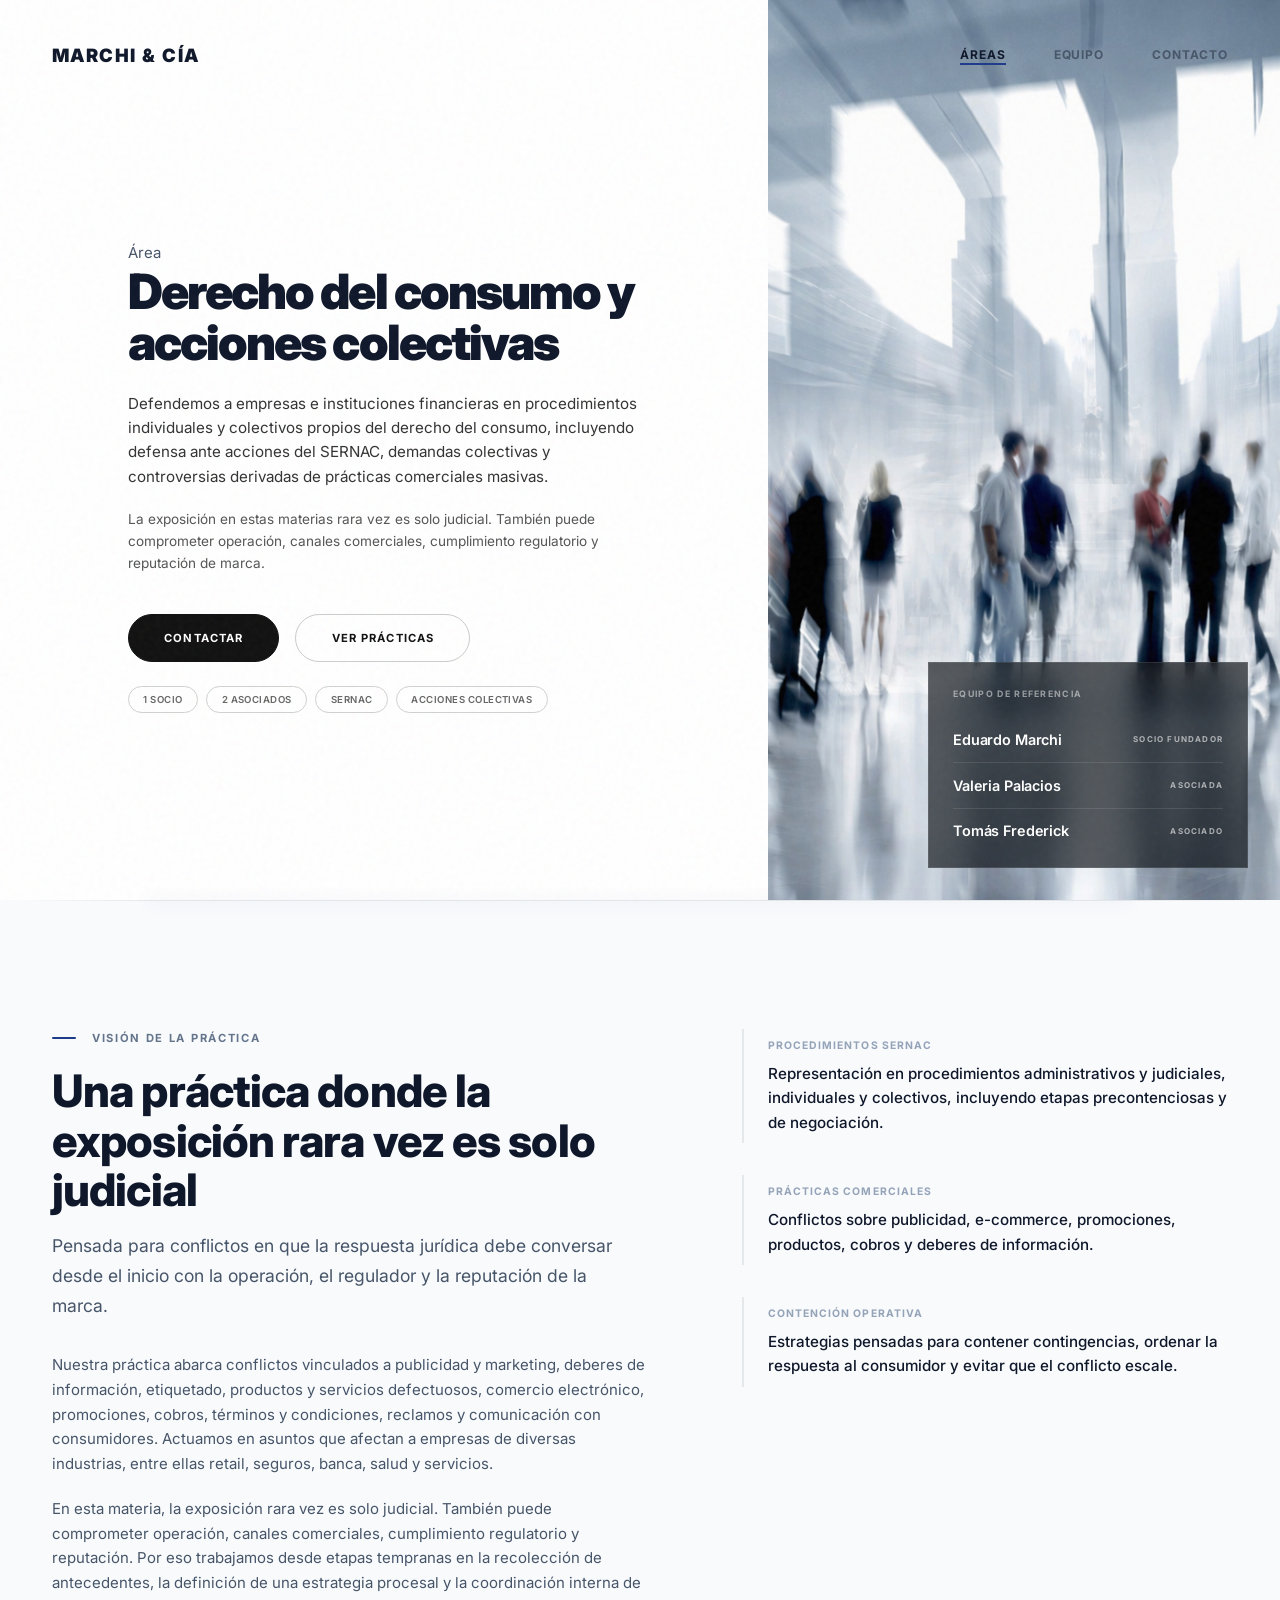
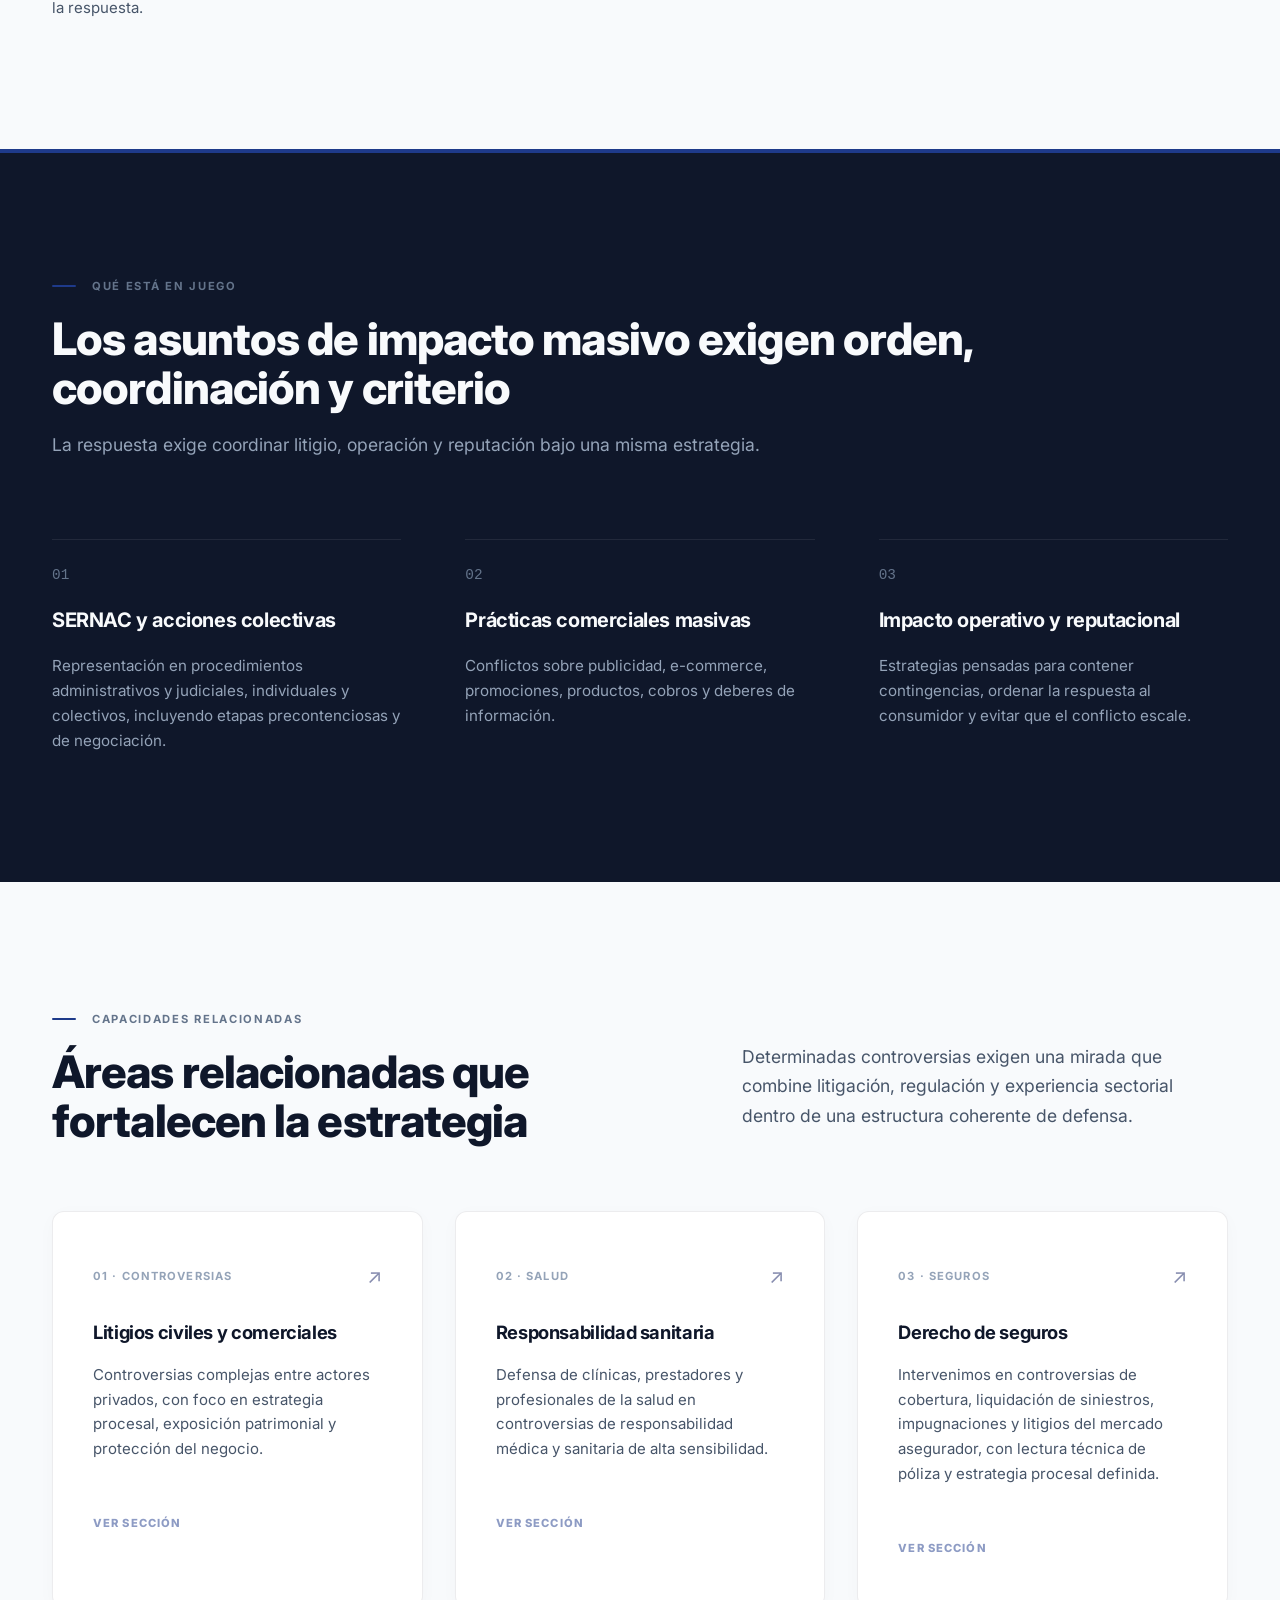
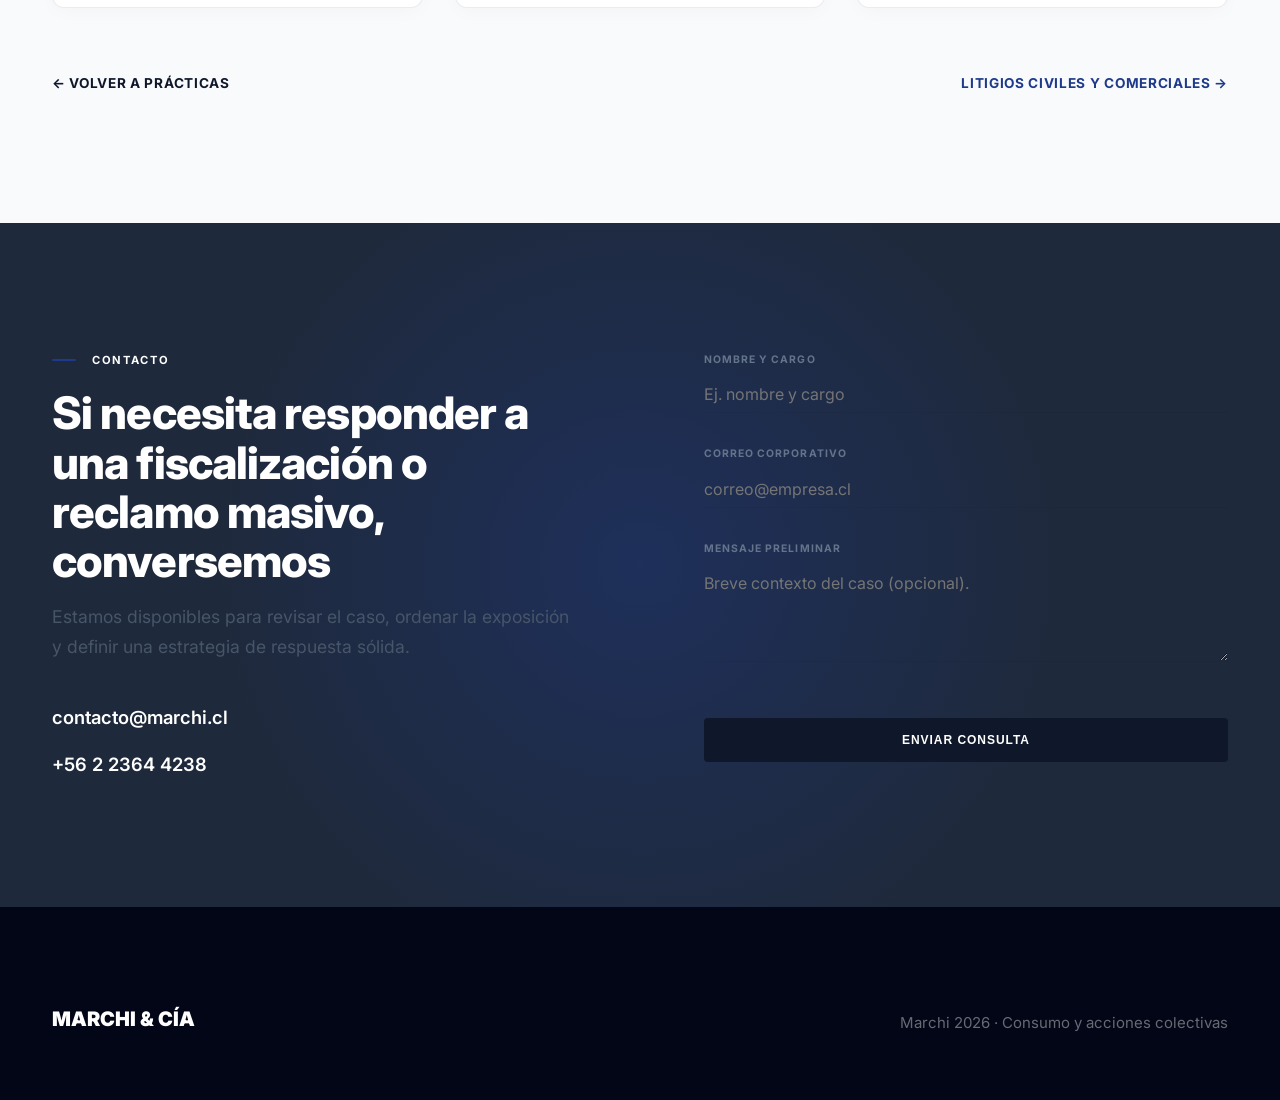
<file: consumo-acciones-colectivas.html>
<!doctype html>
<html lang="es">
<head>
  <meta charset="utf-8">
  <meta name="viewport" content="width=device-width, initial-scale=1">
  <title>Marchi & Cía — Consumo y acciones colectivas</title>
  <meta name="description" content="Defendemos a empresas e instituciones financieras en procedimientos individuales y colectivos bajo la Ley N° 19.496.">
  <meta name="theme-color" content="#f8fafc">
  
  <!-- Fuentes -->
  <link rel="preconnect" href="https://fonts.googleapis.com">
  <link rel="preconnect" href="https://fonts.gstatic.com" crossorigin>
  <link href="https://fonts.googleapis.com/css2?family=Inter:wght@300;400;500;600;700;800;900&display=swap" rel="stylesheet">

  <style>
    /* ==========================================================================
       MARCHI & CÍA - HIGH-END BOUTIQUE LAW FIRM STYLES
       ========================================================================== */
    
    :root {
      /* Paleta de Colores de Alta Gama */
      --color-bg-body: #f8fafc; 
      --color-bg-card: #ffffff;
      --color-bg-dark: #0f172a; 
      --color-bg-darker: #020617; 
      --color-steel-blue: #1e293b; 
      
      --color-text-main: #0f172a;
      --color-text-muted: #475569; 
      --color-text-light: #f8fafc;
      
      /* Azul corporativo legal */
      --color-accent: #1e3a8a; 
      --color-accent-light: #3b82f6;
      
      --color-border: rgba(15, 23, 42, 0.08);
      --color-border-light: rgba(255, 255, 255, 0.08);
      
      /* Sombras Premium */
      --shadow-sm: 0 4px 20px -2px rgba(0, 0, 0, 0.03);
      --shadow-md: 0 12px 30px -4px rgba(0, 0, 0, 0.06);
      --shadow-lg: 0 24px 50px -12px rgba(0, 0, 0, 0.1);
      --shadow-dark: 0 40px 80px -20px rgba(0, 0, 0, 0.5);
      
      /* Radios */
      --radius-sm: 4px;
      --radius-md: 12px;
      --radius-lg: 16px;
      
      /* Espaciado */
      --container-max: 1240px;
      --transition-smooth: 0.5s cubic-bezier(0.16, 1, 0.3, 1);
    }

    /* Reset Básico */
    *, *::before, *::after {
      box-sizing: border-box;
      margin: 0;
      padding: 0;
    }

    ::selection {
      background-color: var(--color-accent);
      color: white;
    }

    body {
      font-family: 'Inter', sans-serif;
      background-color: var(--color-bg-body);
      color: var(--color-text-muted);
      line-height: 1.65;
      font-size: 15px; 
      -webkit-font-smoothing: antialiased;
      -moz-osx-font-smoothing: grayscale;
      overflow-x: hidden;
    }

    img { max-width: 100%; height: auto; display: block; }
    a { text-decoration: none; color: inherit; }

    /* ==========================================================================
       TIPOGRAFÍA
       ========================================================================== */
    h1, h2, h3, h4 {
      color: var(--color-text-main);
      font-weight: 800;
      letter-spacing: -0.02em;
    }

    .dot { color: var(--color-accent); }

    h1 {
      font-size: clamp(2.5rem, 5vw, 3.85rem);
      line-height: 1.25; 
      margin-bottom: 2rem;
      font-weight: 900;
      letter-spacing: -0.04em;
    }

    h2 {
      font-size: clamp(2rem, 3.5vw, 3rem);
      line-height: 1.1;
      margin-bottom: 1rem;
    }

    h3 { font-size: 1.25rem; margin-bottom: 0.5rem; font-weight: 700; }

    p { margin-bottom: 1.25rem; font-weight: 400; }
    p:last-child { margin-bottom: 0; }

    .lead { font-size: 1.1rem; line-height: 1.7; color: var(--color-text-muted); }

    .eyebrow {
      font-size: 0.7rem;
      font-weight: 700;
      letter-spacing: 0.15em;
      text-transform: uppercase;
      color: #64748b;
      margin-bottom: 1.25rem;
      display: flex;
      align-items: center;
      gap: 1rem;
    }
    .eyebrow::before {
      content: "";
      width: 24px;
      height: 2px;
      background-color: var(--color-accent);
      border-radius: 2px;
    }

    .tag-row { display: flex; flex-wrap: wrap; gap: 0.5rem; }
    .tag {
      padding: 0.4rem 1rem;
      background: var(--color-bg-card);
      border: 1px solid rgba(15, 23, 42, 0.1);
      border-radius: 99px;
      font-size: 0.65rem;
      font-weight: 600;
      color: var(--color-text-muted);
      text-transform: uppercase;
      letter-spacing: 0.05em;
      transition: all 0.3s ease;
      cursor: default;
    }
    .tag:hover {
      background: var(--color-bg-dark);
      color: white;
      border-color: var(--color-bg-dark);
      box-shadow: var(--shadow-sm);
    }

    .btn {
      display: inline-flex;
      align-items: center;
      justify-content: center;
      padding: 0.9rem 2rem;
      border-radius: var(--radius-sm);
      font-size: 0.75rem;
      font-weight: 700;
      text-transform: uppercase;
      letter-spacing: 0.08em;
      transition: all var(--transition-smooth);
      cursor: pointer;
      border: 1px solid transparent;
    }
    .btn--primary {
      background-color: var(--color-text-main);
      color: white;
    }
    .btn--primary:hover {
      background-color: var(--color-accent); 
      box-shadow: 0 10px 25px -5px rgba(30, 58, 138, 0.4);
    }

    /* ==========================================================================
       HERO SECTION SPLIT (60/40) - DISEÑO REFERENCIA
       ========================================================================== */
    .hero-split {
      display: flex;
      flex-direction: column;
      min-height: 100vh;
      background-color: #ffffff; /* Fondo blanco purificado */
      padding-top: 80px; 
    }
    
    @media (min-width: 992px) {
      .hero-split {
        flex-direction: row;
        padding-top: 0;
      }
      .hero-split-text {
        width: 60%;
        display: flex;
        align-items: center;
        justify-content: flex-start;
        padding: 8rem 4rem 4rem 10vw; 
      }
      .hero-split-text-inner {
        width: 100%;
        max-width: 540px; 
        margin-right: auto;
      }
      .hero-split-image-container {
        width: 40%;
        position: relative;
        overflow: hidden;
      }
      .hero-image-col {
        position: absolute;
        top: -20px; left: -20px; right: -20px; bottom: -20px;
        background-image: url('assets/images/consumers.webp');
        background-size: cover;
        background-position: center;
        transition: transform 0.2s ease-out; 
      }
    }

    @media (max-width: 991px) {
      .hero-split-text { padding: 6rem 2rem 3rem; }
      .hero-split-image-container { min-height: 500px; position: relative; overflow: hidden; }
      .hero-image-col { width: 100%; height: 100%; position: absolute; top:0; left:0; background-image: url('assets/images/consumers.webp'); background-size: cover; background-position: center; }
    }

    /* Tipografía Específica del Hero */
    .eyebrow-split {
      font-size: 0.65rem;
      font-weight: 700;
      letter-spacing: 0.15em;
      text-transform: uppercase;
      color: #888;
      margin-bottom: 1.5rem;
    }
    .title-split {
      font-size: clamp(2.5rem, 3.8vw, 4.2rem);
      line-height: 1.05;
      color: var(--color-text-main);
      margin-bottom: 1.5rem;
      letter-spacing: -0.04em;
      font-weight: 900;
    }
    .desc-split {
      font-size: 0.95rem;
      line-height: 1.6;
      color: #333;
      margin-bottom: 1.25rem;
      max-width: 95%;
    }

    /* Botones de Referencia (Pills) */
    .actions-split {
      display: flex;
      gap: 1rem;
      margin: 2.5rem 0 1.5rem;
      flex-wrap: wrap;
    }
    .btn-split {
      display: inline-flex; align-items: center; justify-content: center;
      padding: 0.85rem 2.2rem;
      border-radius: 99px;
      font-size: 0.7rem;
      font-weight: 700;
      text-transform: uppercase;
      letter-spacing: 0.1em;
      transition: all 0.3s ease;
      cursor: pointer;
      text-decoration: none;
    }
    .btn-split--dark { background-color: #111; color: #fff; border: 1px solid #111; }
    .btn-split--dark:hover { background-color: var(--color-accent); border-color: var(--color-accent); }
    .btn-split--outline { background-color: transparent; color: #111; border: 1px solid #ccc; }
    .btn-split--outline:hover { background-color: rgba(0,0,0,0.05); }

    /* Etiquetas/Tags debajo de los botones */
    .tags-split-row { display: flex; gap: 0.5rem; flex-wrap: wrap; margin-bottom: 0.6rem; }
    .tag-split {
      padding: 0.3rem 0.9rem;
      border: 1px solid #d1d1d1;
      border-radius: 99px;
      font-size: 0.6rem;
      font-weight: 600;
      text-transform: uppercase;
      letter-spacing: 0.05em;
      color: #666;
    }

    /* Caja Oscura de Equipo (Glassmorphism) */
    .hero-team-glass {
      position: absolute;
      bottom: 2rem;
      right: 2rem;
      width: calc(100% - 4rem);
      max-width: 320px;
      background: rgba(5, 10, 15, 0.65);
      backdrop-filter: blur(12px);
      -webkit-backdrop-filter: blur(12px);
      border: 1px solid rgba(255, 255, 255, 0.1);
      padding: 1.5rem;
      z-index: 2;
    }
    @media (max-width: 991px) {
       .hero-team-glass { bottom: 0; right: 0; left: 0; width: 100%; max-width: 100%; padding: 1.5rem; }
    }

    .glass-eyebrow {
      font-size: 0.55rem; font-weight: 700; letter-spacing: 0.15em;
      text-transform: uppercase; color: rgba(255,255,255,0.5); margin-bottom: 1rem;
    }
    .glass-row {
      display: flex; justify-content: space-between; align-items: center;
      padding: 0.65rem 0; border-bottom: 1px solid rgba(255, 255, 255, 0.1);
    }
    .glass-row:last-child { border-bottom: none; padding-bottom: 0; }
    
    .glass-name {
      color: #ffffff; 
      font-size: 0.9rem; 
      font-weight: 600;
      letter-spacing: -0.01em;
    }
    .glass-role {
      color: rgba(255,255,255,0.6); font-size: 0.5rem; font-weight: 700;
      text-transform: uppercase; letter-spacing: 0.15em; text-align: right;
    }

    /* ==========================================================================
       LAYOUT GLOBAL Y DIVISORES
       ========================================================================== */
    .container {
      width: 100%;
      max-width: var(--container-max);
      margin: 0 auto;
      padding: 0 2rem;
    }

    .section-divider {
      width: 100%;
      max-width: var(--container-max);
      margin: 0 auto;
      height: 1px;
      background: linear-gradient(to right, transparent, var(--color-border) 10%, var(--color-border) 90%, transparent);
      position: relative;
    }
    .section-divider::after {
      content: ''; position: absolute; top: 50%; left: 10%; right: 10%; height: 4px;
      transform: translateY(-50%); background: var(--color-accent); opacity: 0.08;
      filter: blur(8px); pointer-events: none;
    }

    .section { padding: 8rem 0; }
    .section--tight { padding: 5rem 0; }

    /* Header */
    .site-header {
      padding: 2.5rem 0;
      position: fixed; 
      top: 0; left: 0; width: 100%;
      z-index: 1000;
      transition: all var(--transition-smooth);
      background-color: transparent;
    }
    .site-header.scrolled {
      padding: 1.25rem 0;
      background-color: rgba(248, 250, 252, 0.9); 
      backdrop-filter: blur(16px); 
      -webkit-backdrop-filter: blur(16px);
      border-bottom: 1px solid rgba(15, 23, 42, 0.05);
      box-shadow: 0 4px 30px rgba(0, 0, 0, 0.03);
    }
    .header-inner { display: flex; justify-content: space-between; align-items: center; }
    .brand { font-size: 1.15rem; font-weight: 900; color: var(--color-text-main); text-transform: uppercase; letter-spacing: 0.08em; transition: color 0.3s; }
    .site-nav { display: flex; gap: 3rem; }
    .site-nav a { 
      font-size: 0.75rem; font-weight: 700; color: var(--color-text-muted); 
      text-transform: uppercase; letter-spacing: 0.08em; 
      transition: all 0.3s ease; 
      position: relative;
    }
    .site-nav a:hover, .site-nav a.is-active { color: var(--color-text-main); }
    .site-nav a::after {
      content: ''; position: absolute; width: 0; height: 2px;
      bottom: 0; left: 0; background-color: var(--color-accent);
      transition: width 0.3s ease;
    }
    .site-nav a:hover::after, .site-nav a.is-active::after { width: 100%; }
    
    .nav-toggle { display: none; background: none; border: none; font-size: 1.5rem; cursor: pointer; color: var(--color-text-main); }

    /* Cabecera dividida en dos columnas */
    .section-header-split { display: grid; grid-template-columns: 1fr; gap: 2rem; margin-bottom: 4rem; align-items: flex-start; }
    @media (min-width: 992px) { .section-header-split { grid-template-columns: 1.1fr 0.9fr; gap: 6rem; } }
    .section-header-split .lead { margin: 0; }
    .section-header-split-right { padding-top: 2rem; } /* Alinea visualmente el texto con el título */

    .area-grid { 
      display: grid; 
      grid-template-columns: repeat(auto-fill, minmax(320px, 1fr)); 
      gap: 2rem; 
    }
    @media (min-width: 992px) { .area-grid { grid-template-columns: repeat(3, 1fr); } }
    
    .area-card {
      background: var(--color-bg-card);
      border-radius: var(--radius-md);
      padding: 3rem 2.5rem;
      display: flex;
      flex-direction: column;
      box-shadow: var(--shadow-sm);
      transition: var(--transition-smooth);
      border: 1px solid var(--color-border);
      position: relative;
      overflow: hidden;
    }
    
    .area-card::before {
      content: ''; position: absolute; top: 0; left: 0; width: 100%; height: 3px;
      background: var(--color-accent); transform: scaleX(0); transform-origin: left;
      transition: transform var(--transition-smooth);
    }
    
    .area-card:hover { transform: translateY(-8px); box-shadow: var(--shadow-lg); border-color: transparent; }
    .area-card:hover::before { transform: scaleX(1); }
    .area-card h3 { font-size: 1.15rem; margin-bottom: 1rem; }

    .area-card-header { display: flex; justify-content: space-between; align-items: center; margin-bottom: 1.5rem; }
    .area-card-number { font-size: 0.7rem; font-weight: 700; letter-spacing: 0.1em; text-transform: uppercase; color: #94a3b8; transition: color 0.3s; }
    .area-card:hover .area-card-number { color: var(--color-text-main); }
    
    .area-card-arrow { font-size: 1.25rem; color: #888eb0; transition: var(--transition-smooth); }
    .area-card:hover .area-card-arrow { color: var(--color-accent); transform: translate(4px, -4px); }

    .area-card-content { flex-grow: 1; }
    .area-card-link {
      margin-top: 2rem;
      font-size: 0.7rem;
      font-weight: 800;
      text-transform: uppercase;
      letter-spacing: 0.1em;
      color: var(--color-accent);
      opacity: 0.5; 
      transition: var(--transition-smooth);
      display: inline-flex;
      align-items: center;
      gap: 0.5rem;
    }
    .area-card:hover .area-card-link { opacity: 1; transform: translateX(4px); }
    /* ==========================================================================
       RESTO DE SECCIONES (INTACTAS)
       ========================================================================== */
    .firm-grid { display: grid; grid-template-columns: 1fr; gap: 4rem; align-items: start; }
    @media (min-width: 992px) { .firm-grid { grid-template-columns: 1.1fr 0.9fr; gap: 6rem; } }
    .metrics-grid { display: flex; flex-direction: column; gap: 2rem; }
    .metric-card { background: transparent; border-left: 2px solid var(--color-border); padding: 0.5rem 0 0.5rem 1.5rem; transition: var(--transition-smooth); }
    .metric-card:hover { border-left-color: var(--color-accent); transform: translateX(5px); }
    .metric-label { font-size: 0.65rem; font-weight: 700; text-transform: uppercase; letter-spacing: 0.1em; color: #94a3b8; display: block; margin-bottom: 0.5rem;}
    .metric-card p { font-size: 0.95rem; line-height: 1.6; margin: 0; font-weight: 500; color: var(--color-text-main); }

    .section-dark { background-color: var(--color-bg-dark); color: #94a3b8; padding: 8rem 0; position: relative; }
    .section-dark::before { content: ""; position: absolute; top: 0; left: 0; width: 100%; height: 4px; background: var(--color-accent); }
    .section-dark h2 { color: var(--color-text-light); }
    .section-dark .eyebrow { color: #64748b; }
    .pillar-grid { display: grid; grid-template-columns: repeat(auto-fill, minmax(250px, 1fr)); gap: 4rem; margin-top: 5rem; }
    .pillar-card { border-top: 1px solid rgba(255,255,255,0.08); padding-top: 1.5rem; transition: transform 0.3s ease; }
    .pillar-card:hover { transform: translateY(-4px); border-top-color: var(--color-accent); }
    .pillar-number { display: block; font-family: monospace; font-size: 0.9rem; color: #64748b; margin-bottom: 1rem; }
    .pillar-card h3 { color: var(--color-text-light); font-size: 1.25rem; margin-bottom: 1rem; }

    .team-grid-top { display: grid; grid-template-columns: repeat(auto-fill, minmax(280px, 1fr)); gap: 2.5rem; align-items: start; }
    @media (min-width: 992px) { .team-grid-top { grid-template-columns: repeat(3, 1fr); } }
    .team-card { background-color: var(--color-bg-dark); border-radius: var(--radius-sm); overflow: hidden; box-shadow: var(--shadow-sm); transition: var(--transition-smooth); display: flex; flex-direction: column; }
    .team-card:hover { transform: translateY(-8px); box-shadow: var(--shadow-lg); }
    .team-photo-wrapper { width: 100%; aspect-ratio: 4/5; overflow: hidden; background-color: #e2e8f0; position: relative; }
    .team-photo { width: 100%; height: 100%; object-fit: cover; filter: grayscale(100%) sepia(10%); transition: transform 0.8s cubic-bezier(0.16, 1, 0.3, 1), filter 0.8s ease; }
    .team-card:hover .team-photo { transform: scale(1.05); filter: grayscale(0%); }
    .team-info { padding: 1.5rem; text-align: center; }
    .team-info-name { display: inline-block; color: var(--color-text-light); font-size: 1.1rem; font-weight: 600; margin: 0; letter-spacing: -0.01em;}
    .team-info-role { display: inline-block; color: #94a3b8; font-size: 0.9rem; font-weight: 400; margin-left: 0.25rem;}
    .team-description-wrapper { display: grid; grid-template-rows: 0fr; transition: grid-template-rows 0.5s cubic-bezier(0.16, 1, 0.3, 1); }
    .team-card:hover .team-description-wrapper { grid-template-rows: 1fr; }
    .team-description-inner { overflow: hidden; opacity: 0; transition: opacity 0.5s ease; text-align: left; }
    .team-card:hover .team-description-inner { opacity: 1; }
    .team-description-content { padding-top: 1.25rem; margin-top: 1.25rem; border-top: 1px solid rgba(255, 255, 255, 0.08); color: #cbd5e1; font-size: 0.85rem; line-height: 1.6; }

    #contacto { background-color: var(--color-steel-blue); background-image: radial-gradient(circle at 50% 50%, rgba(30, 58, 138, 0.4), transparent 60%); color: rgba(255, 255, 255, 0.6); padding: 8rem 0; position: relative; overflow: hidden; transition: background-image 0.2s ease-out; }
    #contacto h2, #contacto .eyebrow { color: #ffffff; }
    .contact-grid { display: grid; grid-template-columns: 1fr; gap: 4rem; align-items: center; }
    @media (min-width: 992px) { .contact-grid { grid-template-columns: 1fr 1fr; gap: 8rem; } }
    .contact-details { margin-top: 2.5rem; display: flex; flex-direction: column; gap: 1rem; font-size: 1.15rem; font-weight: 600; color: #ffffff; }
    .form-card { background: var(--color-bg-card); border-radius: var(--radius-md); padding: 3.5rem; box-shadow: 0 40px 100px -20px rgba(0, 0, 0, 0.5); }
    .form-group { margin-bottom: 2rem; position: relative; }
    .form-label { display: block; font-size: 0.65rem; font-weight: 700; text-transform: uppercase; margin-bottom: 0.5rem; color: #64748b; letter-spacing: 0.1em; }
    .form-input { width: 100%; padding: 0.5rem 0; border: none; border-bottom: 1px solid var(--color-border); background: transparent; font-family: inherit; font-size: 1rem; color: var(--color-text-main); transition: all 0.3s ease; }
    .form-input:focus { outline: none; border-bottom-color: var(--color-accent); }

    .site-footer { background: var(--color-bg-darker); padding: 6rem 0 4rem; color: rgba(255, 255, 255, 0.4); }
    .footer-inner { display: flex; flex-direction: column; gap: 3rem; }
    @media (min-width: 768px) { .footer-inner { flex-direction: row; justify-content: space-between; align-items: flex-end; } }
    .footer-brand { font-size: 1.25rem; font-weight: 900; text-transform: uppercase; color: #ffffff; display: inline-block; }

    .fade-in-up { opacity: 0; transform: translateY(30px); transition: opacity 0.8s ease, transform 0.8s cubic-bezier(0.16, 1, 0.3, 1); }
    .fade-in-up.is-visible { opacity: 1; transform: translateY(0); }

    .premium-noise { position: fixed; top: 0; left: 0; width: 100vw; height: 100vh; pointer-events: none; z-index: 9999; opacity: 0.04; background-image: url("data:image/svg+xml,%3Csvg viewBox='0 0 200 200' xmlns='http://www.w3.org/2000/svg'%3E%3Cfilter id='noiseFilter'%3E%3CfeTurbulence type='fractalNoise' baseFrequency='0.8' numOctaves='3' stitchTiles='stitch'/%3E%3C/filter%3E%3Crect width='100%25' height='100%25' filter='url(%23noiseFilter)'/%3E%3C/svg%3E"); }
    .scroll-progress { position: fixed; top: 0; left: 0; width: 0%; height: 3px; background: var(--color-accent); z-index: 1001; transition: width 0.1s; }

  </style>
</head>
<body>

  <div class="premium-noise"></div>
  <div class="scroll-progress"></div>

  <!-- CABECERA -->
  <header class="site-header" id="main-header">
    <div class="container header-inner">
      <a href="inicio.html" class="brand">Marchi & Cía<span class="dot"></span></a>
      <button class="nav-toggle" aria-label="Abrir menú">☰</button>
      <nav class="site-nav">
        <a href="inicio.html#areas" class="is-active">Áreas</a>
        <a href="equipo.html">Equipo</a>
        <a href="#contacto">Contacto</a>
      </nav>
    </div>
  </header>

  <main>
    <!-- HERO SECTION SPLIT (NUEVO DISEÑO CONSUMO) -->
    <section class="hero hero-split fade-in-up">
      
      <!-- MITAD IZQUIERDA: Textos y Botones -->
      <div class="hero-split-text">
        <div class="hero-split-text-inner">
          <div class="breadcrumb">
            <a href="inicio.html#areas">Área</a> </div>
          
          <h1 class="title-split">Derecho del consumo y acciones colectivas</h1>
          
          <p class="desc-split">Defendemos a empresas e instituciones financieras en procedimientos individuales y colectivos propios del derecho del consumo, incluyendo defensa ante acciones del SERNAC, demandas colectivas y controversias derivadas de prácticas comerciales masivas.</p>
          
          <p class="desc-split" style="font-size: 0.85rem; color: #555;">La exposición en estas materias rara vez es solo judicial. También puede comprometer operación, canales comerciales, cumplimiento regulatorio y reputación de marca.</p>
          
          <div class="actions-split">
            <a href="#contacto" class="btn-split btn-split--dark">Contactar</a>
            <a href="inicio.html#areas" class="btn-split btn-split--outline">Ver prácticas</a>
          </div>
          
          <div class="tags-split-row">
            <span class="tag-split">1 Socio</span>
            <span class="tag-split">2 Asociados</span>
            <span class="tag-split">SERNAC</span>
            <span class="tag-split">Acciones Colectivas</span>
          </div>
        </div>
      </div>

      <!-- MITAD DERECHA: Imagen y Overlay del Equipo -->
      <div class="hero-split-image-container">
        <div class="hero-image-col"></div>
        
        <div class="hero-team-glass">
          <div class="glass-eyebrow">Equipo de referencia</div>
          
          <div class="glass-row">
            <span class="glass-name">Eduardo Marchi</span>
            <span class="glass-role">Socio fundador</span>
          </div>
          <div class="glass-row">
            <span class="glass-name">Valeria Palacios</span>
            <span class="glass-role">Asociada</span>
          </div>
          <div class="glass-row">
            <span class="glass-name">Tomás Frederick</span>
            <span class="glass-role">Asociado</span>
          </div>
        </div>
      </div>
      
    </section>

    <div class="section-divider fade-in-up"></div>

    <!-- VISIÓN DE LA PRÁCTICA -->
    <section class="section fade-in-up">
      <div class="container firm-grid">
        <div>
          <div class="eyebrow">Visión de la práctica</div>
          <h2>Una práctica donde la exposición rara vez es solo judicial<span class="dot"></span></h2>
          <p class="lead" style="margin-bottom: 2rem;">Pensada para conflictos en que la respuesta jurídica debe conversar desde el inicio con la operación, el regulador y la reputación de la marca.</p>
          <p>Nuestra práctica abarca conflictos vinculados a publicidad y marketing, deberes de información, etiquetado, productos y servicios defectuosos, comercio electrónico, promociones, cobros, términos y condiciones, reclamos y comunicación con consumidores. Actuamos en asuntos que afectan a empresas de diversas industrias, entre ellas retail, seguros, banca, salud y servicios.</p>
          <p>En esta materia, la exposición rara vez es solo judicial. También puede comprometer operación, canales comerciales, cumplimiento regulatorio y reputación. Por eso trabajamos desde etapas tempranas en la recolección de antecedentes, la definición de una estrategia procesal y la coordinación interna de la respuesta.</p>
        </div>
        
        <div class="metrics-grid">
          <div class="metric-card">
            <span class="metric-label">Procedimientos SERNAC</span>
            <p>Representación en procedimientos administrativos y judiciales, individuales y colectivos, incluyendo etapas precontenciosas y de negociación.</p>
          </div>
          <div class="metric-card">
            <span class="metric-label">Prácticas Comerciales</span>
            <p>Conflictos sobre publicidad, e-commerce, promociones, productos, cobros y deberes de información.</p>
          </div>
          <div class="metric-card">
            <span class="metric-label">Contención Operativa</span>
            <p>Estrategias pensadas para contener contingencias, ordenar la respuesta al consumidor y evitar que el conflicto escale.</p>
          </div>
        </div>
      </div>
    </section>

    <!-- QUÉ ESTÁ EN JUEGO SECTION (Oscura) -->
    <section class="section-dark fade-in-up">
      <div class="container">
        <div class="section-header">
          <div>
            <div class="eyebrow">Qué está en juego</div>
            <h2>Los asuntos de impacto masivo exigen orden, coordinación y criterio<span class="dot"></span></h2>
          </div>
          <p class="lead" style="color: #94a3b8;">La respuesta exige coordinar litigio, operación y reputación bajo una misma estrategia.</p>
        </div>
        
        <div class="pillar-grid">
          <div class="pillar-card">
            <span class="pillar-number">01</span>
            <h3>SERNAC y acciones colectivas</h3>
            <p style="font-size:0.95rem;">Representación en procedimientos administrativos y judiciales, individuales y colectivos, incluyendo etapas precontenciosas y de negociación.</p>
          </div>
          <div class="pillar-card">
            <span class="pillar-number">02</span>
            <h3>Prácticas comerciales masivas</h3>
            <p style="font-size:0.95rem;">Conflictos sobre publicidad, e-commerce, promociones, productos, cobros y deberes de información.</p>
          </div>
          <div class="pillar-card">
            <span class="pillar-number">03</span>
            <h3>Impacto operativo y reputacional</h3>
            <p style="font-size:0.95rem;">Estrategias pensadas para contener contingencias, ordenar la respuesta al consumidor y evitar que el conflicto escale.</p>
          </div>
        </div>
      </div>
    </section>
    <!-- CAPACIDADES RELACIONADAS SECTION -->
    <section class="section" id="areas-relacionadas">
      <div class="container">
        <div class="section-header-split fade-in-up">
          <div>
            <div class="eyebrow">Capacidades relacionadas</div>
            <h2 style="margin-bottom: 0;">Áreas relacionadas que fortalecen la estrategia<span class="dot"></span></h2>
          </div>
          <div class="section-header-split-right">
            <p class="lead">Determinadas controversias exigen una mirada que combine litigación, regulación y experiencia sectorial dentro de una estructura coherente de defensa.</p>
          </div>
        </div>
        
        <div class="area-grid">
          <a href="litigios-civiles-comerciales.html" class="area-card fade-in-up">
            <div class="area-card-header">
              <span class="area-card-number">01 · Controversias</span>
              <span class="area-card-arrow">↗</span>
            </div>
            <div class="area-card-content">
              <h3>Litigios civiles y comerciales</h3>
              <p>Controversias complejas entre actores privados, con foco en estrategia procesal, exposición patrimonial y protección del negocio.</p>
              <span class="area-card-link">Ver sección</span>
            </div>
          </a>
          
          <a href="responsabilidad-sanitaria.html" class="area-card fade-in-up" style="transition-delay: 0.1s;">
            <div class="area-card-header">
              <span class="area-card-number">02 · Salud</span>
              <span class="area-card-arrow">↗</span>
            </div>
            <div class="area-card-content">
              <h3>Responsabilidad sanitaria</h3>
              <p>Defensa de clínicas, prestadores y profesionales de la salud en controversias de responsabilidad médica y sanitaria de alta sensibilidad.</p>
              <span class="area-card-link">Ver sección</span>
            </div>
          </a>

          <a href="derecho-seguros.html" class="area-card fade-in-up" style="transition-delay: 0.2s;">
            <div class="area-card-header">
              <span class="area-card-number">03 · Seguros</span>
              <span class="area-card-arrow">↗</span>
            </div>
            <div class="area-card-content">
              <h3>Derecho de seguros</h3>
              <p>Intervenimos en controversias de cobertura, liquidación de siniestros, impugnaciones y litigios del mercado asegurador, con lectura técnica de póliza y estrategia procesal definida.</p>
              <span class="area-card-link">Ver sección</span>
            </div>
          </a>
        </div>
        
        <div style="margin-top: 4rem; display: flex; justify-content: space-between;" class="fade-in-up">
          <a href="inicio.html#areas" style="font-weight: 700; color: var(--color-text-main); font-size: 0.85rem; text-transform: uppercase; letter-spacing: 0.05em;">← Volver a prácticas</a>
          <a href="litigios-civiles-comerciales.html" style="font-weight: 700; color: var(--color-accent); font-size: 0.85rem; text-transform: uppercase; letter-spacing: 0.05em;">Litigios civiles y comerciales →</a>
        </div>
      </div>
    </section>
    <!-- CONTACTO -->
    <section class="section" id="contacto">
      <div class="container contact-grid">
        <div class="fade-in-up">
          <div class="eyebrow">Contacto</div>
          <h2>Si necesita responder a una fiscalización o reclamo masivo, conversemos<span class="dot"></span></h2>
          <p class="lead">Estamos disponibles para revisar el caso, ordenar la exposición y definir una estrategia de respuesta sólida.</p>
          <div class="contact-details">
            <a href="mailto:contacto@marchi.cl">contacto@marchi.cl</a>
            <a href="tel:+56223644238">+56 2 2364 4238</a>
          </div>
        </div>
        <form action="enviar.php" method="POST">
            
            <div class="form-group">
              <label class="form-label" for="nombre">Nombre y cargo</label>
              <input class="form-input" type="text" id="nombre" name="nombre" placeholder="Ej. nombre y cargo" required>
            </div>
            
            <div class="form-group">
              <label class="form-label" for="email">Correo corporativo</label>
              <input class="form-input" type="email" id="email" name="email" placeholder="correo@empresa.cl" required>
            </div>
            
            <div class="form-group">
              <label class="form-label" for="mensaje">Mensaje preliminar</label>
              <textarea class="form-input" id="mensaje" name="mensaje" rows="4" placeholder="Breve contexto del caso (opcional)." required></textarea>
            </div>
            
            <button type="submit" class="btn btn--primary" style="width: 100%; margin-top: 1rem;">Enviar consulta</button>
            <p style="font-size: 0.65rem; color: #94a3b8; text-align: center; margin-top: 1rem;"></p>
          </form>
        </div>
      </div>
    </section>
  </main>

  <footer class="site-footer">
    <div class="container footer-inner">
      <div class="footer-brand">Marchi & Cía<span class="dot"></span></div>
      <div class="copyright-text">Marchi 2026 · Consumo y acciones colectivas</div>
    </div>
  </footer>

  <script>
    document.addEventListener("DOMContentLoaded", function() {
      const header = document.getElementById('main-header');
      window.addEventListener('scroll', () => {
        if (window.scrollY > 50) header.classList.add('scrolled');
        else header.classList.remove('scrolled');
      });

      const observer = new IntersectionObserver((entries) => {
        entries.forEach(entry => {
          if (entry.isIntersecting) entry.target.classList.add('is-visible');
        });
      }, { threshold: 0.15 });

      document.querySelectorAll('.fade-in-up').forEach((el) => observer.observe(el));

      if (window.innerWidth >= 992) {
        const heroSection = document.querySelector('.hero');
        const heroImageCol = document.querySelector('.hero-image-col');
        if(heroSection && heroImageCol) {
          heroSection.addEventListener('mousemove', (e) => {
            const moveX = (e.clientX / window.innerWidth - 0.5) * 20; 
            const moveY = (e.clientY / window.innerHeight - 0.5) * 20;
            heroImageCol.style.transform = `translate(${-moveX}px, ${-moveY}px) scale(1.05)`;
          });
          heroSection.addEventListener('mouseleave', () => {
            heroImageCol.style.transform = `translate(0px, 0px) scale(1)`;
          });
        }
      }
    });
  </script>
</body>
</html>
</file>
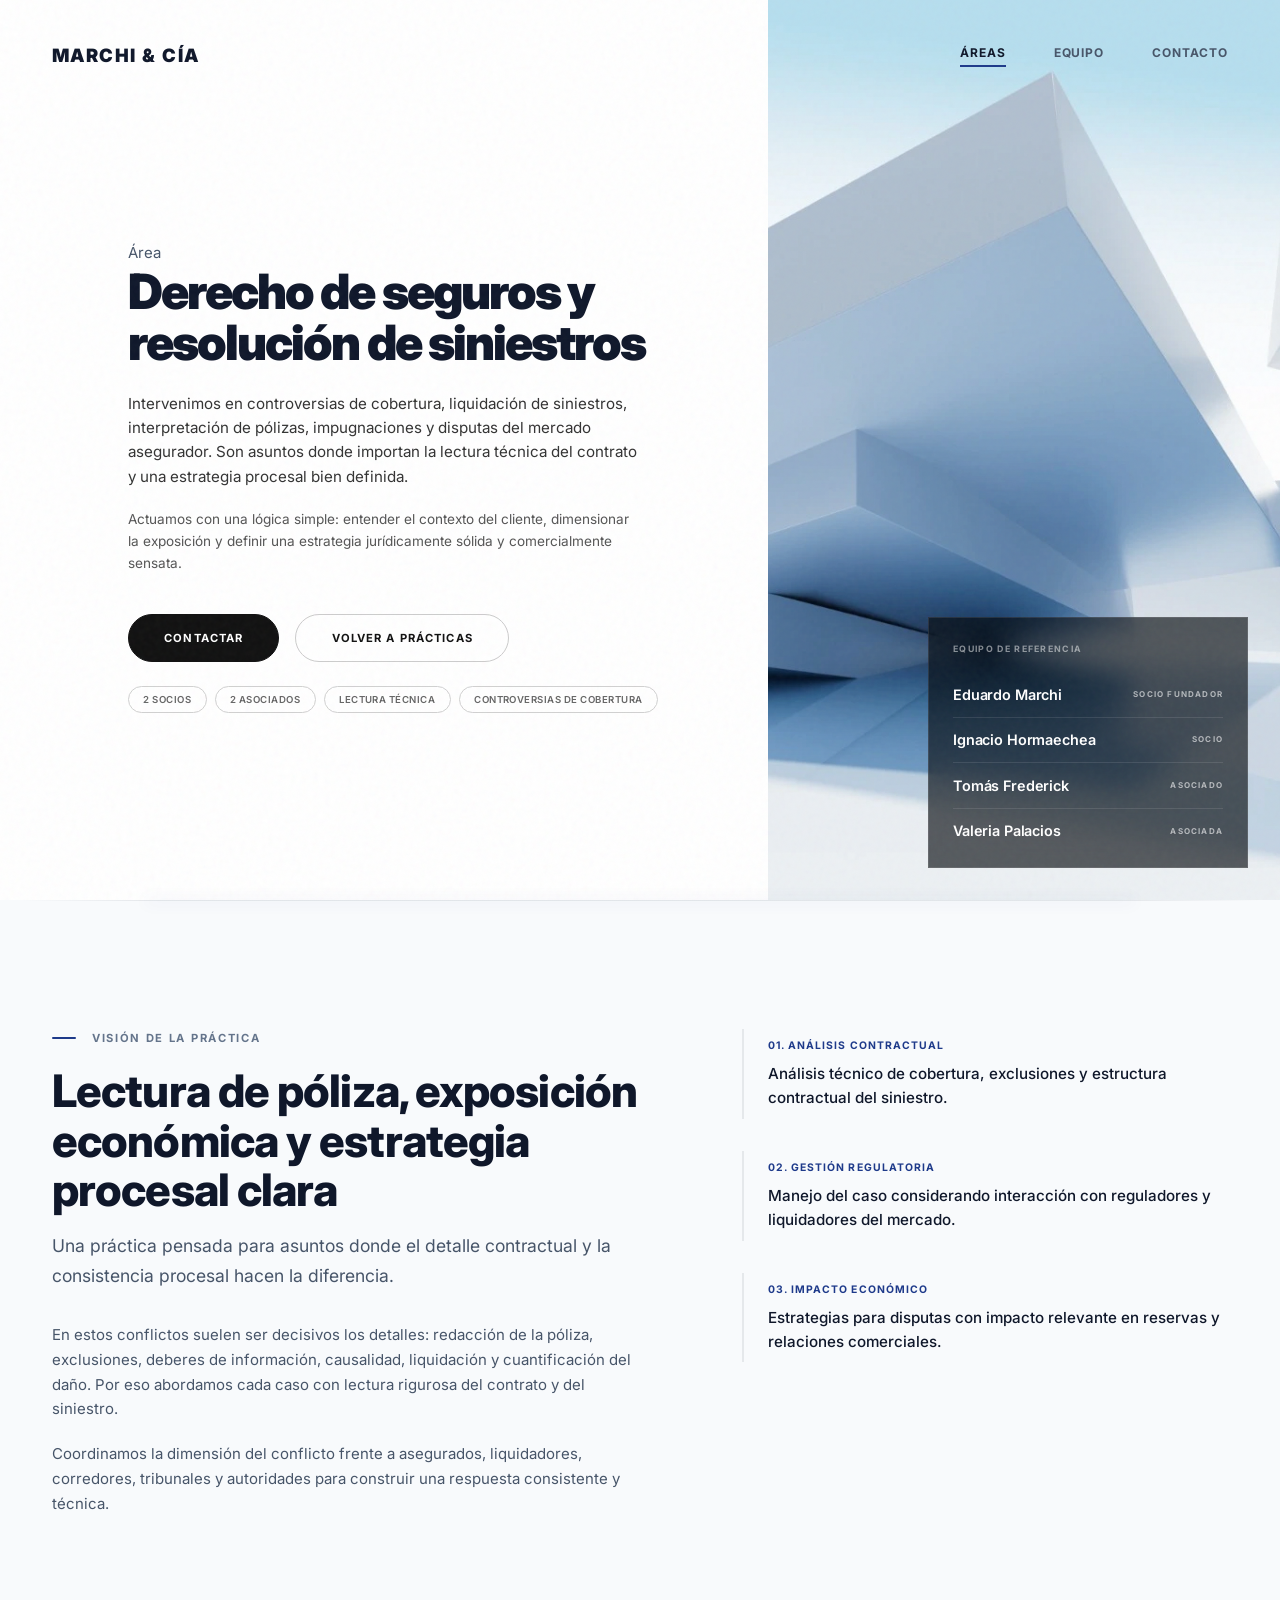
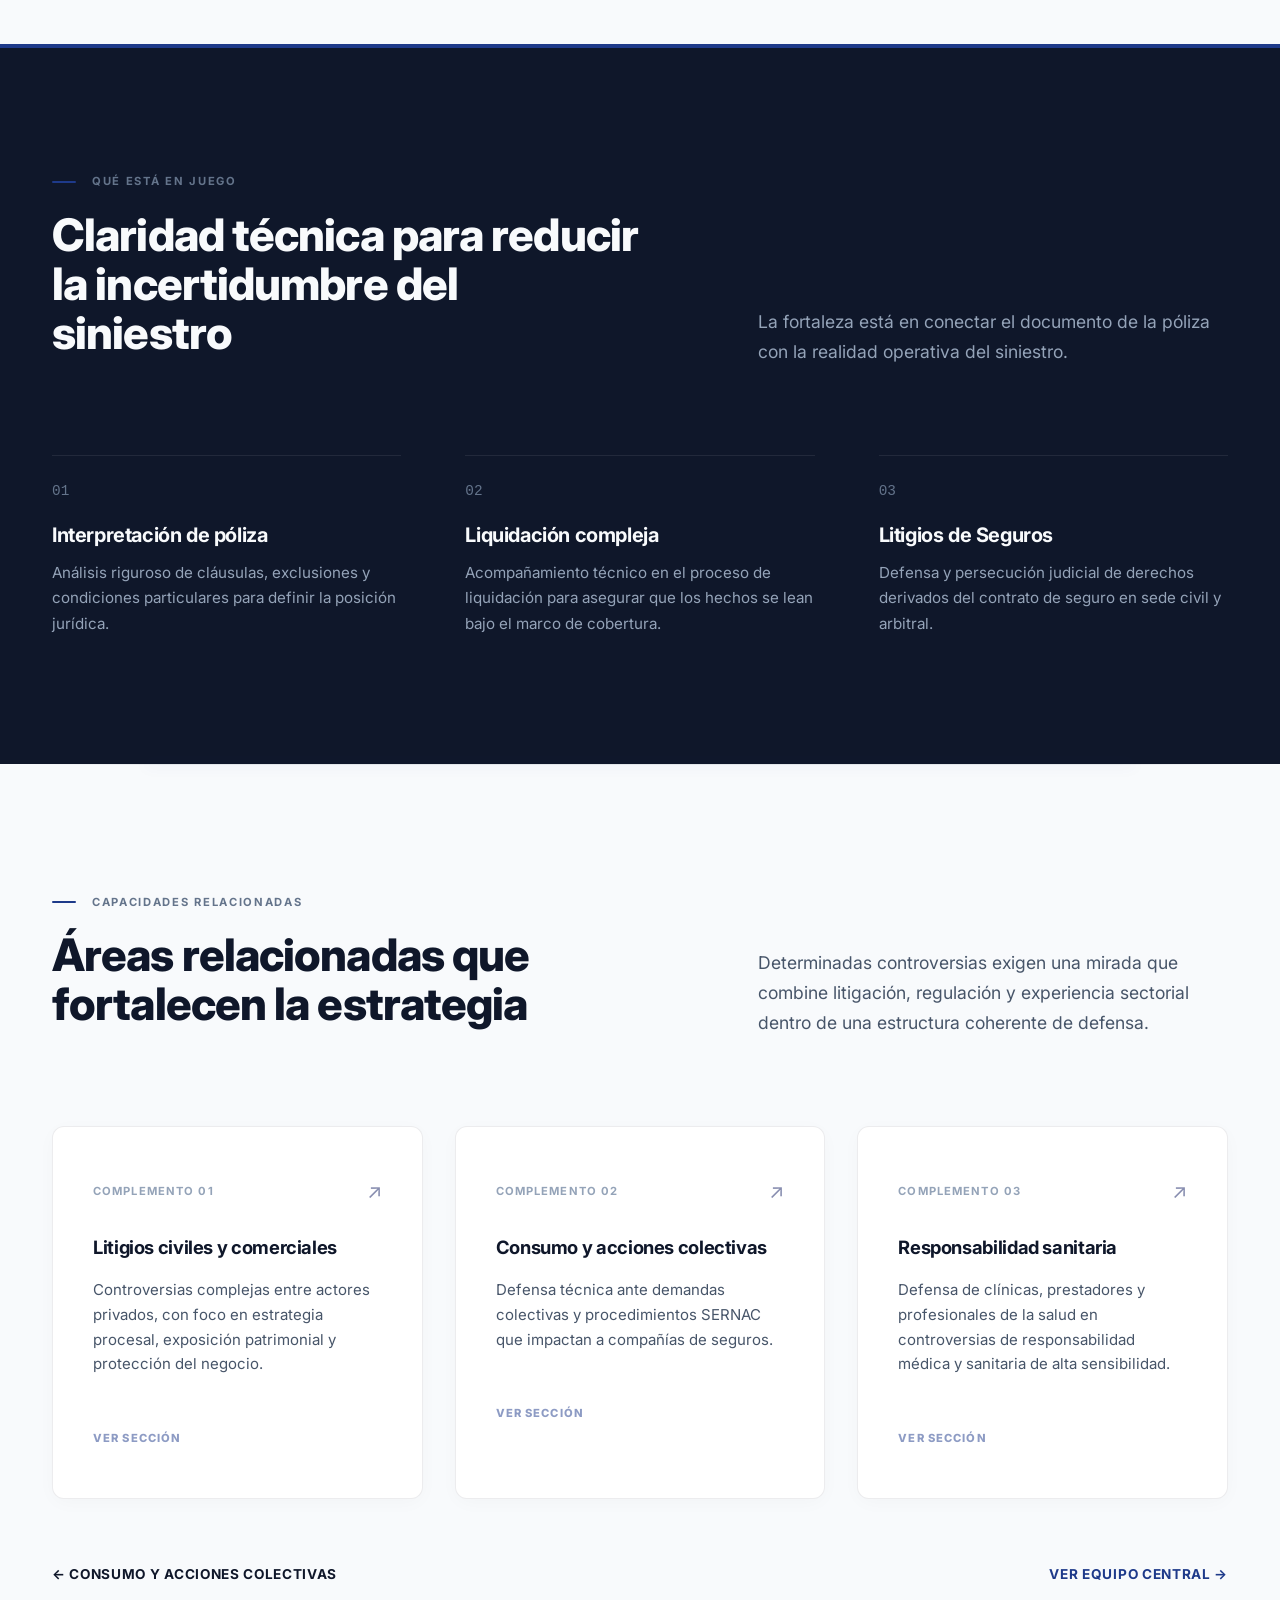
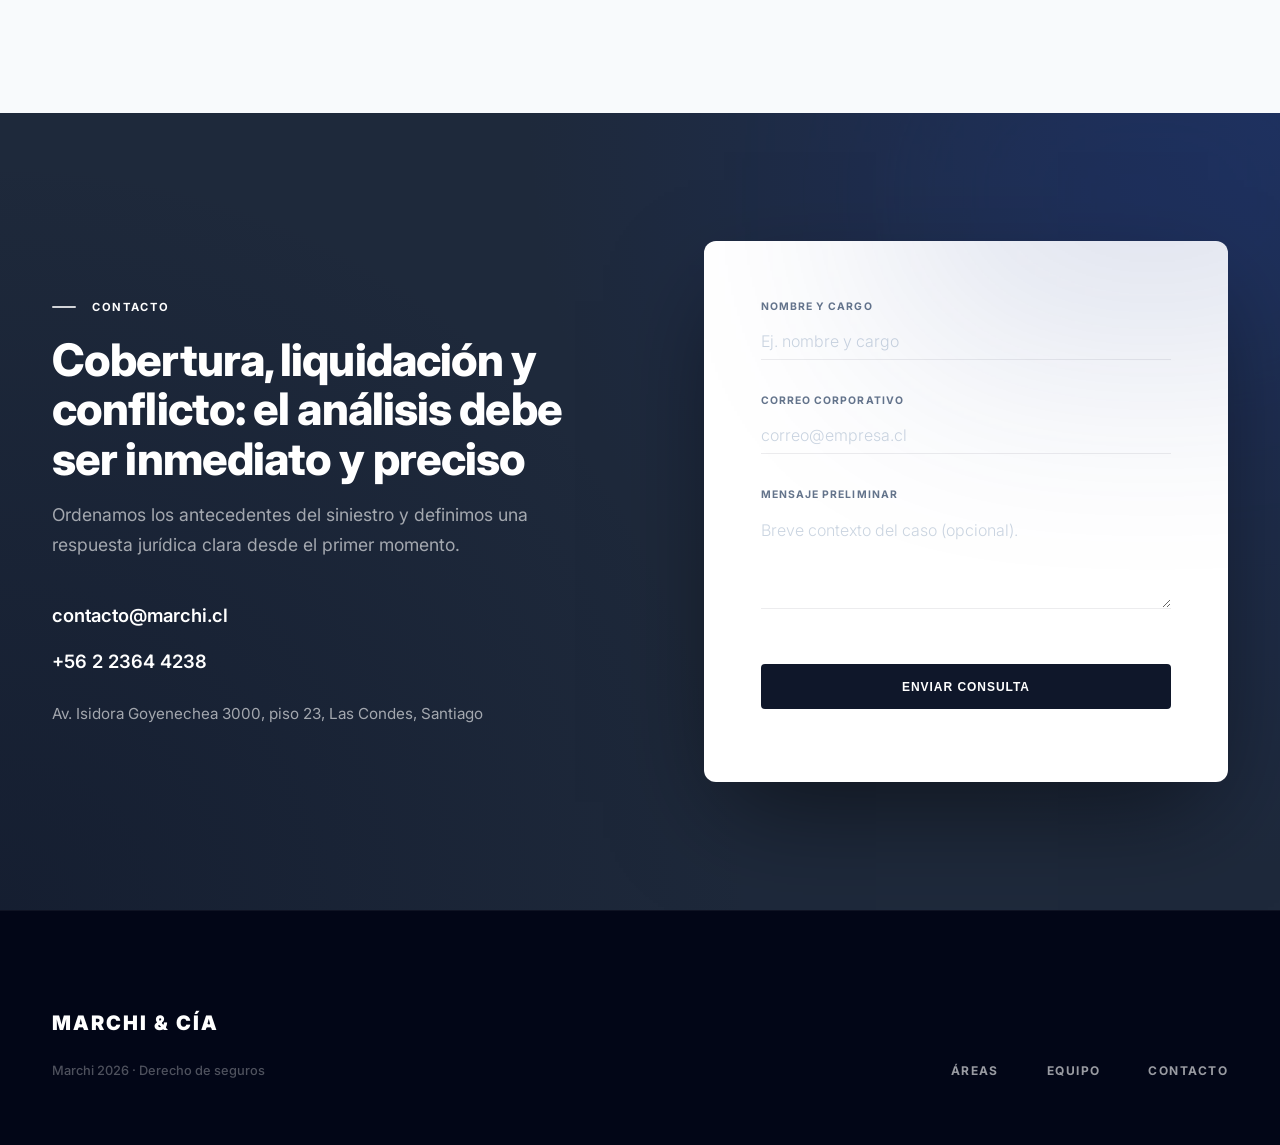
<file: derecho-seguros.html>
<!doctype html>
<html lang="es">
<head>
  <meta charset="utf-8">
  <meta name="viewport" content="width=device-width, initial-scale=1">
  <title>Marchi & Cía — Derecho de seguros y reaseguros</title>
  <meta name="description" content="Intervenimos en controversias de cobertura, liquidación de siniestros, interpretación de pólizas, impugnaciones y disputas del mercado asegurador.">
  <meta name="theme-color" content="#f8fafc">
  
  <link rel="preconnect" href="https://fonts.googleapis.com">
  <link rel="preconnect" href="https://fonts.gstatic.com" crossorigin>
  <link href="https://fonts.googleapis.com/css2?family=Inter:wght@300;400;500;600;700;800;900&display=swap" rel="stylesheet">

  <style>
    /* ==========================================================================
       MARCHI & CÍA - HIGH-END BOUTIQUE LAW FIRM STYLES
       ========================================================================== */
    
    :root {
      /* Paleta de Colores de Alta Gama */
      --color-bg-body: #f8fafc; 
      --color-bg-card: #ffffff;
      --color-bg-dark: #0f172a; 
      --color-bg-darker: #020617; 
      --color-steel-blue: #1e293b; 
      
      --color-text-main: #0f172a;
      --color-text-muted: #475569; 
      --color-text-light: #f8fafc;
      
      /* Azul corporativo legal (Navy / Zafiro oscuro) */
      --color-accent: #1e3a8a; 
      --color-accent-light: #3b82f6;
      
      --color-border: rgba(15, 23, 42, 0.08);
      --color-border-light: rgba(255, 255, 255, 0.08);
      
      /* Sombras Premium */
      --shadow-sm: 0 4px 20px -2px rgba(0, 0, 0, 0.03);
      --shadow-md: 0 12px 30px -4px rgba(0, 0, 0, 0.06);
      --shadow-lg: 0 24px 50px -12px rgba(0, 0, 0, 0.1);
      --shadow-dark: 0 40px 80px -20px rgba(0, 0, 0, 0.5);
      
      /* Radios */
      --radius-sm: 4px;
      --radius-md: 12px;
      --radius-lg: 16px;
      
      /* Espaciado */
      --container-max: 1240px;
      --transition-smooth: 0.5s cubic-bezier(0.16, 1, 0.3, 1);
    }

    /* Reset Básico */
    *, *::before, *::after {
      box-sizing: border-box;
      margin: 0;
      padding: 0;
    }

    ::selection {
      background-color: var(--color-accent);
      color: white;
    }

    body {
      font-family: 'Inter', sans-serif;
      background-color: var(--color-bg-body);
      color: var(--color-text-muted);
      line-height: 1.65;
      font-size: 15px; 
      -webkit-font-smoothing: antialiased;
      -moz-osx-font-smoothing: grayscale;
      overflow-x: hidden;
    }

    img { max-width: 100%; height: auto; display: block; }
    a { text-decoration: none; color: inherit; }

    /* ==========================================================================
       TIPOGRAFÍA
       ========================================================================== */
    h1, h2, h3, h4 {
      color: var(--color-text-main);
      font-weight: 800;
      letter-spacing: -0.02em;
    }

    .dot { color: var(--color-accent); }

    h1 {
      font-size: clamp(2.5rem, 5vw, 3.85rem);
      line-height: 1.25; 
      margin-bottom: 2rem;
      font-weight: 900;
      letter-spacing: -0.04em;
    }

    h2 {
      font-size: clamp(2rem, 3.5vw, 3rem);
      line-height: 1.1;
      margin-bottom: 1rem;
    }

    h3 { font-size: 1.25rem; margin-bottom: 0.5rem; font-weight: 700; }

    p { margin-bottom: 1.25rem; font-weight: 400; }
    p:last-child { margin-bottom: 0; }

    .lead { font-size: 1.1rem; line-height: 1.7; color: var(--color-text-muted); }

    .eyebrow {
      font-size: 0.7rem;
      font-weight: 700;
      letter-spacing: 0.15em;
      text-transform: uppercase;
      color: #64748b;
      margin-bottom: 1.25rem;
      display: flex;
      align-items: center;
      gap: 1rem;
    }
    .eyebrow::before {
      content: "";
      width: 24px;
      height: 2px;
      background-color: var(--color-accent);
      border-radius: 2px;
    }

    .tag-row { display: flex; flex-wrap: wrap; gap: 0.5rem; }
    .tag {
      padding: 0.4rem 1rem;
      background: var(--color-bg-card);
      border: 1px solid rgba(15, 23, 42, 0.1);
      border-radius: 99px;
      font-size: 0.65rem;
      font-weight: 600;
      color: var(--color-text-muted);
      text-transform: uppercase;
      letter-spacing: 0.05em;
      transition: all 0.3s ease;
      cursor: default;
    }
    .tag:hover {
      background: var(--color-bg-dark);
      color: white;
      border-color: var(--color-bg-dark);
      transform: translateY(-2px);
      box-shadow: var(--shadow-sm);
    }

    .btn {
      display: inline-flex;
      align-items: center;
      justify-content: center;
      padding: 0.9rem 2rem;
      border-radius: var(--radius-sm);
      font-size: 0.75rem;
      font-weight: 700;
      text-transform: uppercase;
      letter-spacing: 0.08em;
      transition: all var(--transition-smooth);
      cursor: pointer;
      border: 1px solid transparent;
    }
    .btn--primary {
      background-color: var(--color-text-main);
      color: white;
    }
    .btn--primary:hover {
      background-color: var(--color-accent); 
      transform: translateY(-3px);
      box-shadow: 0 10px 25px -5px rgba(30, 58, 138, 0.4);
    }
    .btn--steel {
      background-color: transparent;
      border-color: #cbd5e1;
      color: var(--color-text-main);
    }
    .btn--steel:hover {
      background-color: white;
      border-color: var(--color-text-main);
      transform: translateY(-3px);
      box-shadow: var(--shadow-sm);
    }

    /* ==========================================================================
       LAYOUT GLOBAL Y DIVISORES CON BLUR
       ========================================================================== */
    .container {
      width: 100%;
      max-width: var(--container-max);
      margin: 0 auto;
      padding: 0 2rem;
    }

    /* Divisor con efecto Blur */
    .section-divider {
      width: 100%;
      max-width: var(--container-max);
      margin: 0 auto;
      height: 1px;
      background: linear-gradient(to right, transparent, var(--color-border) 10%, var(--color-border) 90%, transparent);
      position: relative;
    }
    .section-divider::after {
      content: '';
      position: absolute;
      top: 50%;
      left: 10%;
      right: 10%;
      height: 4px;
      transform: translateY(-50%);
      background: var(--color-accent);
      opacity: 0.08;
      filter: blur(8px);
      pointer-events: none;
    }

    .section { padding: 8rem 0; }
    .section--tight { padding: 5rem 0; }

    .section-header {
      display: flex;
      flex-direction: column;
      gap: 1.5rem;
      margin-bottom: 5rem;
    }
    @media (min-width: 992px) {
      .section-header {
        flex-direction: row;
        justify-content: space-between;
        align-items: flex-end;
      }
      .section-header > div { max-width: 50%; }
      .section-header > p { max-width: 40%; margin-bottom: 0.5rem; }
    }

    /* Header Glassmorphism Premium */
    .site-header {
      padding: 2.5rem 0;
      position: fixed; 
      top: 0; left: 0; width: 100%;
      z-index: 1000;
      transition: all var(--transition-smooth);
      background-color: transparent;
    }
    .site-header.scrolled {
      padding: 1.25rem 0;
      background-color: rgba(248, 250, 252, 0.9); 
      backdrop-filter: blur(16px); 
      -webkit-backdrop-filter: blur(16px);
      border-bottom: 1px solid rgba(15, 23, 42, 0.05);
      box-shadow: 0 4px 30px rgba(0, 0, 0, 0.03);
    }
    .header-inner { display: flex; justify-content: space-between; align-items: center; }
    .brand { font-size: 1.15rem; font-weight: 900; color: var(--color-text-main); text-transform: uppercase; letter-spacing: 0.08em; transition: color 0.3s; }
    .site-nav { display: flex; gap: 3rem; }
    .site-nav a { 
      font-size: 0.75rem; font-weight: 700; color: var(--color-text-muted); 
      text-transform: uppercase; letter-spacing: 0.08em; 
      transition: all 0.3s ease; 
      position: relative;
      padding-bottom: 0.25rem;
    }
    .site-nav a:hover, .site-nav a.is-active { color: var(--color-text-main); }
    .site-nav a::after {
      content: ''; position: absolute; width: 0; height: 2px;
      bottom: 0; left: 0; background-color: var(--color-accent);
      transition: width 0.3s ease;
    }
    .site-nav a:hover::after, .site-nav a.is-active::after { width: 100%; }
    
    .nav-toggle { display: none; background: none; border: none; font-size: 1.5rem; cursor: pointer; color: var(--color-text-main); }

    /* ==========================================================================
       HERO SECTION SPLIT (60/40)
       ========================================================================== */
    .hero-split {
      display: flex;
      flex-direction: column;
      min-height: 100vh;
      background-color: #ffffff;
      padding-top: 80px;
    }
    
    @media (min-width: 992px) {
      .hero-split {
        flex-direction: row;
        padding-top: 0;
      }
      .hero-split-text {
        width: 60%;
        display: flex;
        align-items: center;
        justify-content: flex-start;
        padding: 8rem 4rem 4rem 10vw; 
      }
      .hero-split-text-inner {
        width: 100%;
        max-width: 540px; 
        margin-right: auto;
      }
      .hero-split-image-container {
        width: 40%;
        position: relative;
        overflow: hidden;
      }
      .hero-image-col {
        position: absolute;
        top: -20px; left: -20px; right: -20px; bottom: -20px;
        background-image: url('assets/images/insurance.webp');
        background-size: cover;
        background-position: center;
        transition: transform 0.2s ease-out; 
      }
    }

    /* Ajustes Mobile para el Hero Split */
    @media (max-width: 991px) {
      .hero-split-text { padding: 6rem 2rem 3rem; }
      .hero-split-image-container { min-height: 500px; position: relative; overflow: hidden; }
      .hero-image-col { width: 100%; height: 100%; position: absolute; top:0; left:0; background-size: cover; background-position: center; }
    }

    /* Tipografía Específica del Hero (Estilo Editorial) */
    .eyebrow-split {
      font-size: 0.65rem;
      font-weight: 700;
      letter-spacing: 0.15em;
      text-transform: uppercase;
      color: #888;
      margin-bottom: 1.5rem;
    }
    .title-split {
      font-size: clamp(2.5rem, 3.8vw, 4.2rem);
      line-height: 1.05;
      color: var(--color-text-main);
      margin-bottom: 1.5rem;
      letter-spacing: -0.04em;
      font-weight: 900;
    }
    .desc-split {
      font-size: 0.95rem;
      line-height: 1.6;
      color: #333;
      margin-bottom: 1.25rem;
      max-width: 95%;
    }

    /* Botones de Referencia (Pills) */
    .actions-split {
      display: flex;
      gap: 1rem;
      margin: 2.5rem 0 1.5rem;
      flex-wrap: wrap;
    }
    .btn-split {
      display: inline-flex; align-items: center; justify-content: center;
      padding: 0.85rem 2.2rem;
      border-radius: 99px;
      font-size: 0.7rem;
      font-weight: 700;
      text-transform: uppercase;
      letter-spacing: 0.1em;
      transition: all 0.3s ease;
      cursor: pointer;
      text-decoration: none;
    }
    .btn-split--dark { background-color: #111; color: #fff; border: 1px solid #111; }
    .btn-split--dark:hover { background-color: var(--color-accent); border-color: var(--color-accent); }
    .btn-split--outline { background-color: transparent; color: #111; border: 1px solid #ccc; }
    .btn-split--outline:hover { background-color: rgba(0,0,0,0.05); }

    /* Etiquetas/Tags debajo de los botones */
    .tags-split-row { display: flex; gap: 0.5rem; flex-wrap: wrap; margin-bottom: 0.6rem; }
    .tag-split {
      padding: 0.3rem 0.9rem;
      border: 1px solid #d1d1d1;
      border-radius: 99px;
      font-size: 0.6rem;
      font-weight: 600;
      text-transform: uppercase;
      letter-spacing: 0.05em;
      color: #666;
    }

    /* Caja Oscura de Equipo (Glassmorphism en la esquina inferior derecha) */
    .hero-team-glass {
      position: absolute;
      bottom: 2rem;
      right: 2rem;
      width: calc(100% - 4rem);
      max-width: 320px;
      background: rgba(5, 10, 15, 0.65);
      backdrop-filter: blur(12px);
      -webkit-backdrop-filter: blur(12px);
      border: 1px solid rgba(255, 255, 255, 0.1);
      padding: 1.5rem;
      z-index: 2;
    }
    @media (max-width: 991px) {
       .hero-team-glass { bottom: 0; right: 0; left: 0; width: 100%; max-width: 100%; padding: 1.5rem; }
    }

    .glass-eyebrow {
      font-size: 0.55rem; font-weight: 700; letter-spacing: 0.15em;
      text-transform: uppercase; color: rgba(255,255,255,0.5); margin-bottom: 1rem;
    }
    .glass-row {
      display: flex; justify-content: space-between; align-items: center;
      padding: 0.65rem 0; border-bottom: 1px solid rgba(255, 255, 255, 0.1);
    }
    .glass-row:last-child { border-bottom: none; padding-bottom: 0; }
    
    .glass-name {
      color: #ffffff; 
      font-size: 0.9rem; 
      font-weight: 600;
      letter-spacing: -0.01em;
    }
    .glass-role {
      color: rgba(255,255,255,0.6); font-size: 0.5rem; font-weight: 700;
      text-transform: uppercase; letter-spacing: 0.15em; text-align: right;
    }

    /* ==========================================================================
       SECCIÓN ÁREAS / CAPACIDADES
       ========================================================================== */
    .area-grid { 
      display: grid; 
      grid-template-columns: repeat(auto-fill, minmax(320px, 1fr)); 
      gap: 2rem; 
    }
    @media (min-width: 992px) { .area-grid { grid-template-columns: repeat(3, 1fr); } }
    
    .area-card {
      background: var(--color-bg-card);
      border-radius: var(--radius-md);
      padding: 3rem 2.5rem;
      display: flex;
      flex-direction: column;
      box-shadow: var(--shadow-sm);
      transition: var(--transition-smooth);
      border: 1px solid var(--color-border);
      position: relative;
      overflow: hidden;
    }
    
    .area-card::before {
      content: ''; position: absolute; top: 0; left: 0; width: 100%; height: 3px;
      background: var(--color-accent); transform: scaleX(0); transform-origin: left;
      transition: transform var(--transition-smooth);
    }
    
    .area-card:hover { transform: translateY(-8px); box-shadow: var(--shadow-lg); border-color: transparent; }
    .area-card:hover::before { transform: scaleX(1); }
    .area-card h3 { font-size: 1.15rem; margin-bottom: 1rem; }

    .area-card-header { display: flex; justify-content: space-between; align-items: center; margin-bottom: 1.5rem; }
    .area-card-number { font-size: 0.7rem; font-weight: 700; letter-spacing: 0.1em; text-transform: uppercase; color: #94a3b8; transition: color 0.3s; }
    .area-card:hover .area-card-number { color: var(--color-text-main); }
    
    .area-card-arrow { font-size: 1.25rem; color: #888eb0; transition: var(--transition-smooth); }
    .area-card:hover .area-card-arrow { color: var(--color-accent); transform: translate(4px, -4px); }

    .area-card-content { flex-grow: 1; }
    .area-card-link {
      margin-top: 2rem;
      font-size: 0.7rem;
      font-weight: 800;
      text-transform: uppercase;
      letter-spacing: 0.1em;
      color: var(--color-accent);
      opacity: 0.5; 
      transition: var(--transition-smooth);
      display: inline-flex;
      align-items: center;
      gap: 0.5rem;
    }
    .area-card:hover .area-card-link { opacity: 1; transform: translateX(4px); }

    /* ==========================================================================
       SECCIÓN FIRMA / VISIÓN (Métricas estilo Checklist)
       ========================================================================== */
    .firm-grid { display: grid; grid-template-columns: 1fr; gap: 4rem; align-items: start; }
    @media (min-width: 992px) { .firm-grid { grid-template-columns: 1.1fr 0.9fr; gap: 6rem; } }

    .metrics-grid { display: flex; flex-direction: column; gap: 2rem; }
    .metric-card {
      background: transparent;
      border-left: 2px solid var(--color-border);
      padding: 0.5rem 0 0.5rem 1.5rem;
      transition: var(--transition-smooth);
    }
    .metric-card:hover { border-left-color: var(--color-accent); transform: translateX(5px); }
    .metric-label { font-size: 0.65rem; font-weight: 700; text-transform: uppercase; letter-spacing: 0.1em; color: var(--color-accent); display: block; margin-bottom: 0.5rem;}
    .metric-card p { font-size: 0.95rem; line-height: 1.6; margin: 0; color: var(--color-text-main); font-weight: 500;}

    /* ==========================================================================
       SECCIÓN MODELO DE TRABAJO (Fondo Oscuro)
       ========================================================================== */
    .section-dark {
      background-color: var(--color-bg-dark);
      color: #94a3b8;
      padding: 8rem 0;
      position: relative;
    }
    .section-dark::before { content: ""; position: absolute; top: 0; left: 0; width: 100%; height: 4px; background: var(--color-accent); }
    .section-dark h2 { color: var(--color-text-light); }
    .section-dark .eyebrow { color: #64748b; }
    .section-dark .eyebrow::before { background-color: var(--color-accent); }

    .pillar-grid { display: grid; grid-template-columns: repeat(auto-fill, minmax(250px, 1fr)); gap: 4rem; margin-top: 5rem; }
    .pillar-card { border-top: 1px solid rgba(255,255,255,0.08); padding-top: 1.5rem; transition: transform 0.3s ease; }
    .pillar-card:hover { transform: translateY(-4px); border-top-color: var(--color-accent); }
    
    .pillar-number { display: block; font-family: monospace; font-size: 0.9rem; color: #64748b; margin-bottom: 1rem; transition: color 0.3s; }
    .pillar-card:hover .pillar-number { color: var(--color-text-light); }
    .pillar-card h3 { color: var(--color-text-light); font-size: 1.25rem; }

    /* ==========================================================================
       SECCIÓN CONTACTO
       ========================================================================== */
    #contacto {
      background-color: var(--color-steel-blue);
      background-image: radial-gradient(circle at top right, rgba(30, 58, 138, 0.4), transparent 50%),
                        radial-gradient(circle at bottom left, rgba(15, 23, 42, 0.6), transparent 50%);
      color: rgba(255, 255, 255, 0.6);
      padding: 8rem 0;
      position: relative;
      overflow: hidden;
    }
    
    #contacto::after {
      content: ""; position: absolute; top: -10%; right: -10%; width: 40%; height: 40%;
      background: var(--color-accent); filter: blur(120px); opacity: 0.15; pointer-events: none;
    }

    #contacto h2, #contacto .eyebrow { color: #ffffff; }
    #contacto .eyebrow::before { background-color: #ffffff; opacity: 0.8; }
    #contacto .lead { color: rgba(255, 255, 255, 0.6); }

    .contact-grid { display: grid; grid-template-columns: 1fr; gap: 4rem; align-items: center; }
    @media (min-width: 992px) { .contact-grid { grid-template-columns: 1fr 1fr; gap: 8rem; } }

    .contact-details { margin-top: 2.5rem; display: flex; flex-direction: column; gap: 1rem; font-size: 1.15rem; font-weight: 600; color: #ffffff; }
    .contact-details a { transition: color 0.2s; position: relative; display: inline-block; width: fit-content; }
    .contact-details a::after { content: ''; position: absolute; width: 0; height: 2px; bottom: 0px; left: 0; background-color: #ffffff; transition: width 0.3s ease; }
    .contact-details a:hover { color: #ffffff; opacity: 0.8; }
    .contact-details a:hover::after { width: 100%; }

    .form-card {
      background: var(--color-bg-card);
      border-radius: var(--radius-md);
      padding: 3.5rem;
      box-shadow: 0 40px 100px -20px rgba(0, 0, 0, 0.5);
      border: 1px solid rgba(255, 255, 255, 0.05);
    }
    .form-group { margin-bottom: 2rem; position: relative; }
    .form-label { display: block; font-size: 0.65rem; font-weight: 700; text-transform: uppercase; margin-bottom: 0.5rem; color: #64748b; letter-spacing: 0.1em; transition: color 0.3s;}
    
    .form-input {
      width: 100%; padding: 0.5rem 0; border: none; border-bottom: 1px solid var(--color-border);
      background: transparent; font-family: inherit; font-size: 1rem; color: var(--color-text-main); transition: all 0.3s ease;
    }
    .form-input::placeholder { color: #cbd5e1; font-weight: 300; }
    .form-input:focus { outline: none; border-bottom-color: var(--color-accent); }
    .form-input:focus + .form-label, .form-group:focus-within .form-label { color: var(--color-accent); }

    /* ==========================================================================
       FOOTER INVERTIDO (Oscuro)
       ========================================================================== */
    .site-footer { 
      background: var(--color-bg-darker); 
      padding: 6rem 0 4rem; 
      border-top: 1px solid rgba(255, 255, 255, 0.05); 
      color: rgba(255, 255, 255, 0.4);
    }
    .footer-inner { display: flex; flex-direction: column; gap: 3rem; }
    @media (min-width: 768px) { .footer-inner { flex-direction: row; justify-content: space-between; align-items: flex-end; } }
    
    .footer-brand { 
      font-size: 1.25rem; 
      font-weight: 900; 
      text-transform: uppercase; 
      letter-spacing: 0.1em; 
      margin-bottom: 0.75rem; 
      color: #ffffff; 
      display: inline-block;
    }
    
    .footer-links { display: flex; flex-wrap: wrap; gap: 3rem; }
    .footer-links a { 
      font-size: 0.75rem; 
      font-weight: 700; 
      text-transform: uppercase; 
      color: rgba(255, 255, 255, 0.6); 
      letter-spacing: 0.12em; 
      transition: all 0.3s ease; 
      position: relative;
    }
    .footer-links a:hover { color: #ffffff; transform: translateY(-2px); }
    
    .copyright-text { font-size: 0.8rem; font-weight: 500; color: rgba(255, 255, 255, 0.3); margin-top: 0.5rem; }

    /* ==========================================================================
       ANIMACIONES DE ENTRADA AL SCROLL
       ========================================================================== */
    .fade-in-up { opacity: 0; transform: translateY(30px); transition: opacity 0.8s ease, transform 0.8s cubic-bezier(0.16, 1, 0.3, 1); }
    .fade-in-up.is-visible { opacity: 1; transform: translateY(0); }

    /* Responsive General Fixes */
    @media (max-width: 768px) {
      .hero-grid { grid-template-columns: 1fr; }
      .site-nav { display: none; }
      .nav-toggle { display: block; }
      .form-card { padding: 2rem; }
    }

    .premium-noise {
      position: fixed; top: 0; left: 0; width: 100vw; height: 100vh;
      pointer-events: none; z-index: 9999; opacity: 0.04;
      background-image: url("data:image/svg+xml,%3Csvg viewBox='0 0 200 200' xmlns='http://www.w3.org/2000/svg'%3E%3Cfilter id='noiseFilter'%3E%3CfeTurbulence type='fractalNoise' baseFrequency='0.8' numOctaves='3' stitchTiles='stitch'/%3E%3C/filter%3E%3Crect width='100%25' height='100%25' filter='url(%23noiseFilter)'/%3E%3C/svg%3E");
    }

    /* Barra de progreso de lectura */
    .scroll-progress { position: fixed; top: 0; left: 0; width: 0%; height: 3px; background: var(--color-accent); z-index: 1001; transition: width 0.1s; }

  </style>
</head>
<body>

  <div class="premium-noise"></div>
  <div class="scroll-progress"></div>

  <header class="site-header" id="main-header">
    <div class="container header-inner">
      <a href="inicio.html" class="brand">Marchi & Cía<span class="dot"></span></a>
      <button class="nav-toggle" aria-label="Abrir menú">☰</button>
      <nav class="site-nav">
        <a href="inicio.html#areas" class="is-active">Áreas</a>
        <a href="equipo.html">Equipo</a>
        <a href="#contacto">Contacto</a>
      </nav>
    </div>
  </header>

  <main>
    <section class="hero hero-split fade-in-up">
      <div class="hero-split-text">
        <div class="hero-split-text-inner">
          <div class="breadcrumb">
            <a href="inicio.html#areas">Área</a> </div>
          
          <h1 class="title-split">Derecho de seguros y resolución de siniestros<span class="dot"></span></h1>
          
          <p class="desc-split">Intervenimos en controversias de cobertura, liquidación de siniestros, interpretación de pólizas, impugnaciones y disputas del mercado asegurador. Son asuntos donde importan la lectura técnica del contrato y una estrategia procesal bien definida.</p>
          
          <p class="desc-split" style="font-size: 0.85rem; color: #555;">Actuamos con una lógica simple: entender el contexto del cliente, dimensionar la exposición y definir una estrategia jurídicamente sólida y comercialmente sensata.</p>
          
          <div class="actions-split">
            <a href="#contacto" class="btn-split btn-split--dark">Contactar</a>
            <a href="inicio.html#areas" class="btn-split btn-split--outline">Volver a prácticas</a>
          </div>
          
          <div class="tags-split-row">
            <span class="tag-split">2 Socios</span>
            <span class="tag-split">2 Asociados</span>
            <span class="tag-split">Lectura técnica</span>
            <span class="tag-split">Controversias de cobertura</span>
          </div>
        </div>
      </div>

      <div class="hero-split-image-container">
        <div class="hero-image-col" style="background-image: url('assets/images/insurance.webp');"></div>
        
        <div class="hero-team-glass">
          <div class="glass-eyebrow">Equipo de referencia</div>
          
<div class="glass-row">
            <span class="glass-name">Eduardo Marchi</span>
            <span class="glass-role">Socio fundador</span>
          </div>
          <div class="glass-row">
            <span class="glass-name">Ignacio Hormaechea</span>
            <span class="glass-role">Socio</span>
          </div>
          <div class="glass-row">
            <span class="glass-name">Tomás Frederick</span>
            <span class="glass-role">Asociado</span>
          </div>
          <div class="glass-row">
            <span class="glass-name">Valeria Palacios</span>
            <span class="glass-role">Asociada</span>
          </div>
        </div>
      </div>
    </section>

    <div class="section-divider fade-in-up"></div>

    <section class="section fade-in-up">
      <div class="container firm-grid">
        <div>
          <div class="eyebrow">Visión de la práctica</div>
          <h2>Lectura de póliza, exposición económica y estrategia procesal clara<span class="dot"></span></h2>
          <p class="lead" style="margin-bottom: 2rem;">Una práctica pensada para asuntos donde el detalle contractual y la consistencia procesal hacen la diferencia.</p>
          <p>En estos conflictos suelen ser decisivos los detalles: redacción de la póliza, exclusiones, deberes de información, causalidad, liquidación y cuantificación del daño. Por eso abordamos cada caso con lectura rigurosa del contrato y del siniestro.</p>
          <p>Coordinamos la dimensión del conflicto frente a asegurados, liquidadores, corredores, tribunales y autoridades para construir una respuesta consistente y técnica.</p>
        </div>
        
        <div class="metrics-grid">
          <div class="metric-card">
            <span class="metric-label">01. Análisis Contractual</span>
            <p>Análisis técnico de cobertura, exclusiones y estructura contractual del siniestro.</p>
          </div>
          <div class="metric-card">
            <span class="metric-label">02. Gestión Regulatoria</span>
            <p>Manejo del caso considerando interacción con reguladores y liquidadores del mercado.</p>
          </div>
          <div class="metric-card">
            <span class="metric-label">03. Impacto Económico</span>
            <p>Estrategias para disputas con impacto relevante en reservas y relaciones comerciales.</p>
          </div>
        </div>
      </div>
    </section>

    <section class="section-dark fade-in-up">
      <div class="container">
        <div class="section-header">
          <div>
            <div class="eyebrow">Qué está en juego</div>
            <h2>Claridad técnica para reducir la incertidumbre del siniestro<span class="dot"></span></h2>
          </div>
          <p class="lead" style="color: #94a3b8;">La fortaleza está en conectar el documento de la póliza con la realidad operativa del siniestro.</p>
        </div>
        
        <div class="pillar-grid">
          <div class="pillar-card">
            <span class="pillar-number">01</span>
            <h3>Interpretación de póliza</h3>
            <p style="font-size:0.95rem;">Análisis riguroso de cláusulas, exclusiones y condiciones particulares para definir la posición jurídica.</p>
          </div>
          <div class="pillar-card">
            <span class="pillar-number">02</span>
            <h3>Liquidación compleja</h3>
            <p style="font-size:0.95rem;">Acompañamiento técnico en el proceso de liquidación para asegurar que los hechos se lean bajo el marco de cobertura.</p>
          </div>
          <div class="pillar-card">
            <span class="pillar-number">03</span>
            <h3>Litigios de Seguros</h3>
            <p style="font-size:0.95rem;">Defensa y persecución judicial de derechos derivados del contrato de seguro en sede civil y arbitral.</p>
          </div>
        </div>
      </div>
    </section>

    <div class="section-divider fade-in-up"></div>

    <section class="section" id="areas-relacionadas">
      <div class="container">
        <div class="section-header fade-in-up">
          <div>
            <div class="eyebrow">Capacidades relacionadas</div>
            <h2>Áreas relacionadas que fortalecen la estrategia<span class="dot"></span></h2>
          </div>
          <p class="lead">Determinadas controversias exigen una mirada que combine litigación, regulación y experiencia sectorial dentro de una estructura coherente de defensa.</p>
        </div>
        
        <div class="area-grid">
          <a href="litigios-civiles-comerciales.html" class="area-card fade-in-up">
            <div class="area-card-header">
              <span class="area-card-number">Complemento 01</span>
              <span class="area-card-arrow">↗</span>
            </div>
            <div class="area-card-content">
              <h3>Litigios civiles y comerciales</h3>
              <p>Controversias complejas entre actores privados, con foco en estrategia procesal, exposición patrimonial y protección del negocio.</p>
              <span class="area-card-link">Ver sección</span>
            </div>
          </a>
          
          <a href="consumo-acciones-colectivas.html" class="area-card fade-in-up" style="transition-delay: 0.1s;">
            <div class="area-card-header">
              <span class="area-card-number">Complemento 02</span>
              <span class="area-card-arrow">↗</span>
            </div>
            <div class="area-card-content">
              <h3>Consumo y acciones colectivas</h3>
              <p>Defensa técnica ante demandas colectivas y procedimientos SERNAC que impactan a compañías de seguros.</p>
              <span class="area-card-link">Ver sección</span>
            </div>
          </a>

          <a href="responsabilidad-sanitaria.html" class="area-card fade-in-up" style="transition-delay: 0.2s;">
            <div class="area-card-header">
              <span class="area-card-number">Complemento 03</span>
              <span class="area-card-arrow">↗</span>
            </div>
            <div class="area-card-content">
              <h3>Responsabilidad sanitaria</h3>
              <p>Defensa de clínicas, prestadores y profesionales de la salud en controversias de responsabilidad médica y sanitaria de alta sensibilidad.</p>
              <span class="area-card-link">Ver sección</span>
            </div>
          </a>
        </div>
        
        <div style="margin-top: 4rem; display: flex; justify-content: space-between;" class="fade-in-up">
          <a href="consumo-acciones-colectivas.html" style="font-weight: 700; color: var(--color-text-main); font-size: 0.85rem; text-transform: uppercase; letter-spacing: 0.05em;">← Consumo y acciones colectivas</a>
          <a href="equipo.html" style="font-weight: 700; color: var(--color-accent); font-size: 0.85rem; text-transform: uppercase; letter-spacing: 0.05em;">Ver equipo central →</a>
        </div>
      </div>
    </section>

    <section class="section" id="contacto">
      <div class="container contact-grid">
        <div class="fade-in-up">
          <div class="eyebrow">Contacto</div>
          <h2>Cobertura, liquidación y conflicto: el análisis debe ser inmediato y preciso<span class="dot"></span></h2>
          <p class="lead">Ordenamos los antecedentes del siniestro y definimos una respuesta jurídica clara desde el primer momento.</p>
          
          <div class="contact-details">
            <a href="mailto:contacto@marchi.cl">contacto@marchi.cl</a>
            <a href="tel:+56223644238">+56 2 2364 4238</a>
            <span style="color: rgba(255, 255, 255, 0.6); font-weight: 400; font-size:0.95rem; margin-top:0.5rem;">Av. Isidora Goyenechea 3000, piso 23, Las Condes, Santiago</span>
          </div>
        </div>
        
        <div class="form-card fade-in-up" style="transition-delay: 0.2s;">
        <form action="enviar.php" method="POST">
            
            <div class="form-group">
              <label class="form-label" for="nombre">Nombre y cargo</label>
              <input class="form-input" type="text" id="nombre" name="nombre" placeholder="Ej. nombre y cargo" required>
            </div>
            
            <div class="form-group">
              <label class="form-label" for="email">Correo corporativo</label>
              <input class="form-input" type="email" id="email" name="email" placeholder="correo@empresa.cl" required>
            </div>
            
            <div class="form-group">
              <label class="form-label" for="mensaje">Mensaje preliminar</label>
              <textarea class="form-input" id="mensaje" name="mensaje" rows="4" placeholder="Breve contexto del caso (opcional)." required></textarea>
            </div>
            
            <button type="submit" class="btn btn--primary" style="width: 100%; margin-top: 1rem;">Enviar consulta</button>
            <p style="font-size: 0.65rem; color: #94a3b8; text-align: center; margin-top: 1rem;"></p>
          </form>
        </div>
      </div>
    </section>
  </main>

  <footer class="site-footer">
    <div class="container footer-inner">
      <div>
        <div class="footer-brand">Marchi & Cía<span class="dot"></span></div>
        <div class="copyright-text">Marchi 2026 · Derecho de seguros</div>
      </div>
      <div class="footer-links">
        <a href="inicio.html#areas">Áreas</a>
        <a href="equipo.html">Equipo</a>
        <a href="#contacto">Contacto</a>
      </div>
    </div>
  </footer>

  <script>
    document.addEventListener("DOMContentLoaded", function() {
      // 1. Manejo del Header Glassmorphism
      const header = document.getElementById('main-header');
      window.addEventListener('scroll', () => {
        if (window.scrollY > 50) {
          header.classList.add('scrolled');
        } else {
          header.classList.remove('scrolled');
        }
      });

      // 2. Observer para revelar elementos (Fade-in-up)
      const observerOptions = {
        root: null,
        rootMargin: '0px',
        threshold: 0.15
      };

      const observer = new IntersectionObserver((entries, observer) => {
        entries.forEach(entry => {
          if (entry.isIntersecting) {
            entry.target.classList.add('is-visible');
            observer.unobserve(entry.target);
          }
        });
      }, observerOptions);

      document.querySelectorAll('.fade-in-up').forEach((el) => {
        observer.observe(el);
      });

      // 3. Barra de progreso de lectura
      const progressBar = document.querySelector('.scroll-progress');
      window.addEventListener('scroll', () => {
        const winScroll = document.body.scrollTop || document.documentElement.scrollTop;
        const height = document.documentElement.scrollHeight - document.documentElement.clientHeight;
        const scrolled = (winScroll / height) * 100;
        if (progressBar) progressBar.style.width = scrolled + '%';
      });

      // 4. Parallax Sensible al Mouse en Hero
      if (window.innerWidth >= 992) {
        const heroSection = document.querySelector('.hero');
        const heroImageCol = document.querySelector('.hero-image-col');
        if(heroSection && heroImageCol) {
          heroSection.addEventListener('mousemove', (e) => {
            const moveX = (e.clientX / window.innerWidth - 0.5) * 20; 
            const moveY = (e.clientY / window.innerHeight - 0.5) * 20;
            // El scale(1.05) evita que se vean los bordes al moverse
            heroImageCol.style.transform = `translate(${-moveX}px, ${-moveY}px) scale(1.05)`;
          });
          heroSection.addEventListener('mouseleave', () => {
            heroImageCol.style.transform = `translate(0px, 0px) scale(1)`;
          });
        }
      }
    });
  </script>
</body>
</html>
</file>
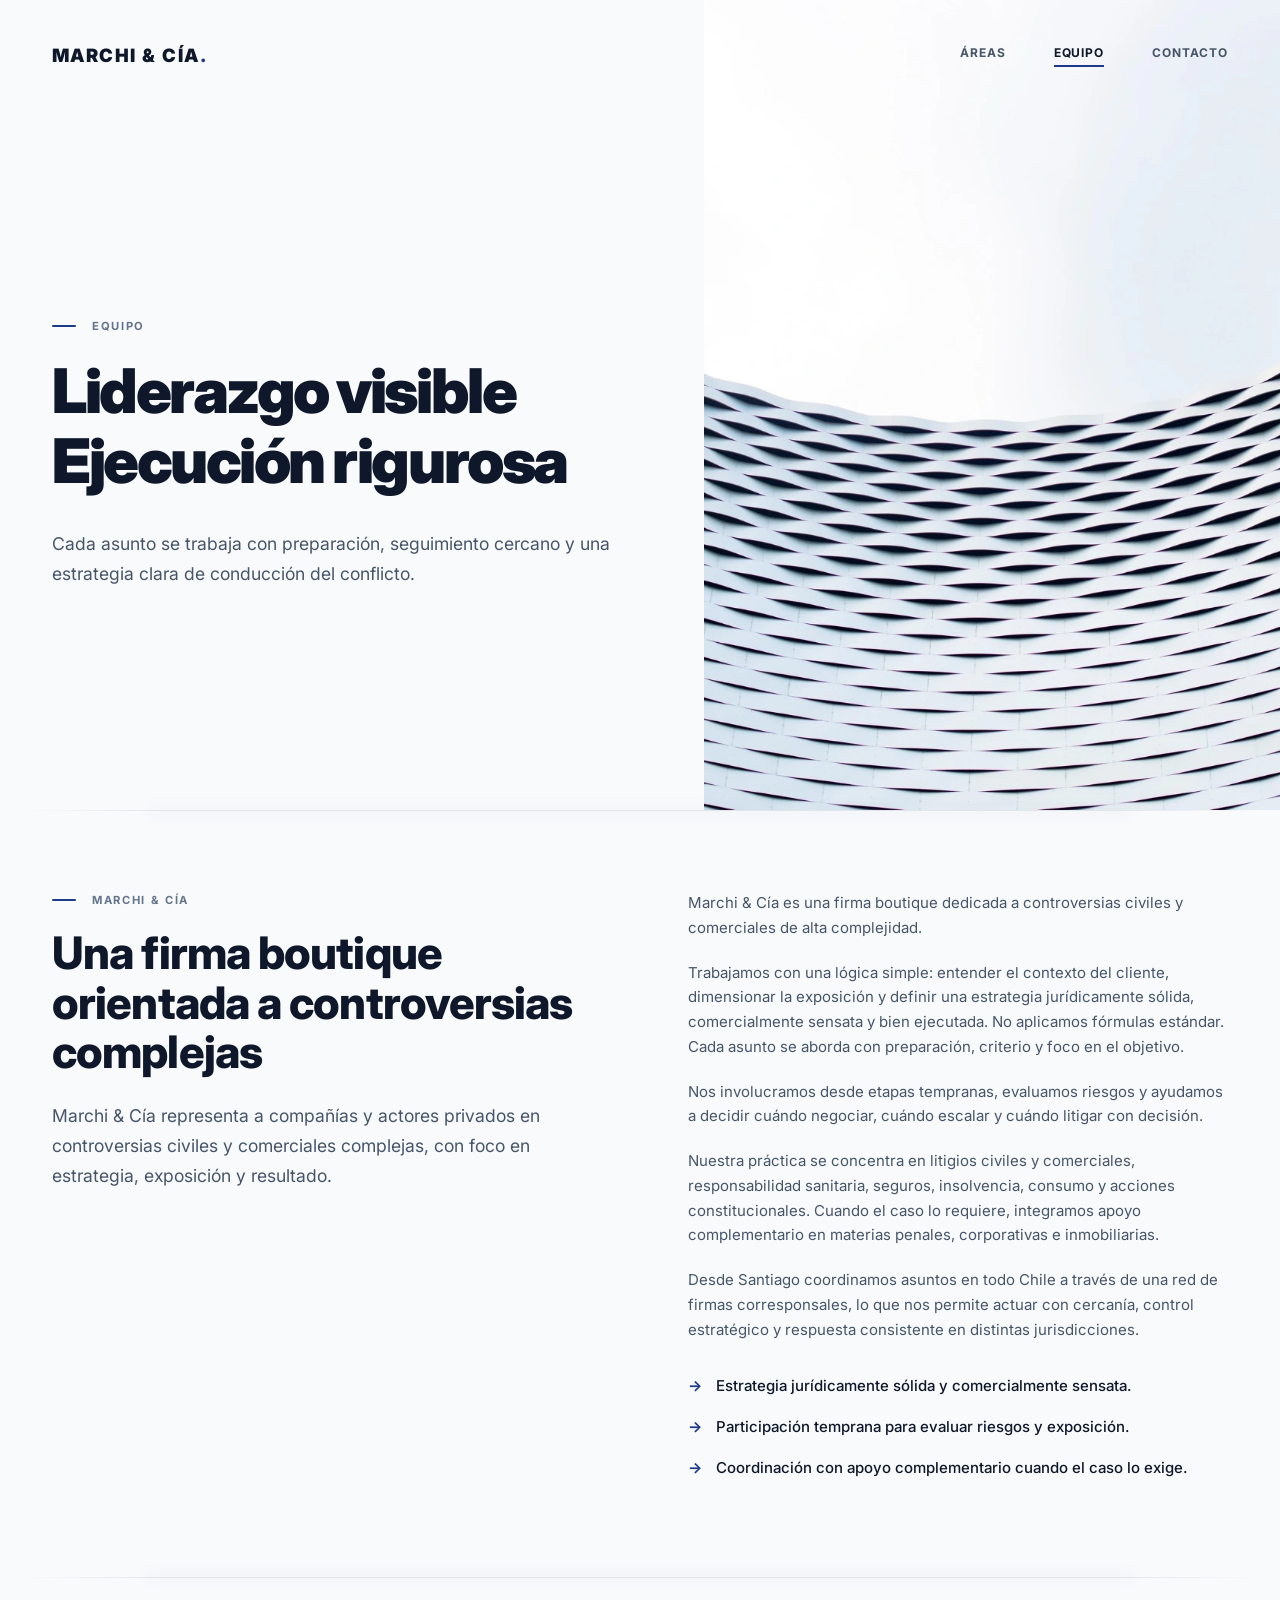
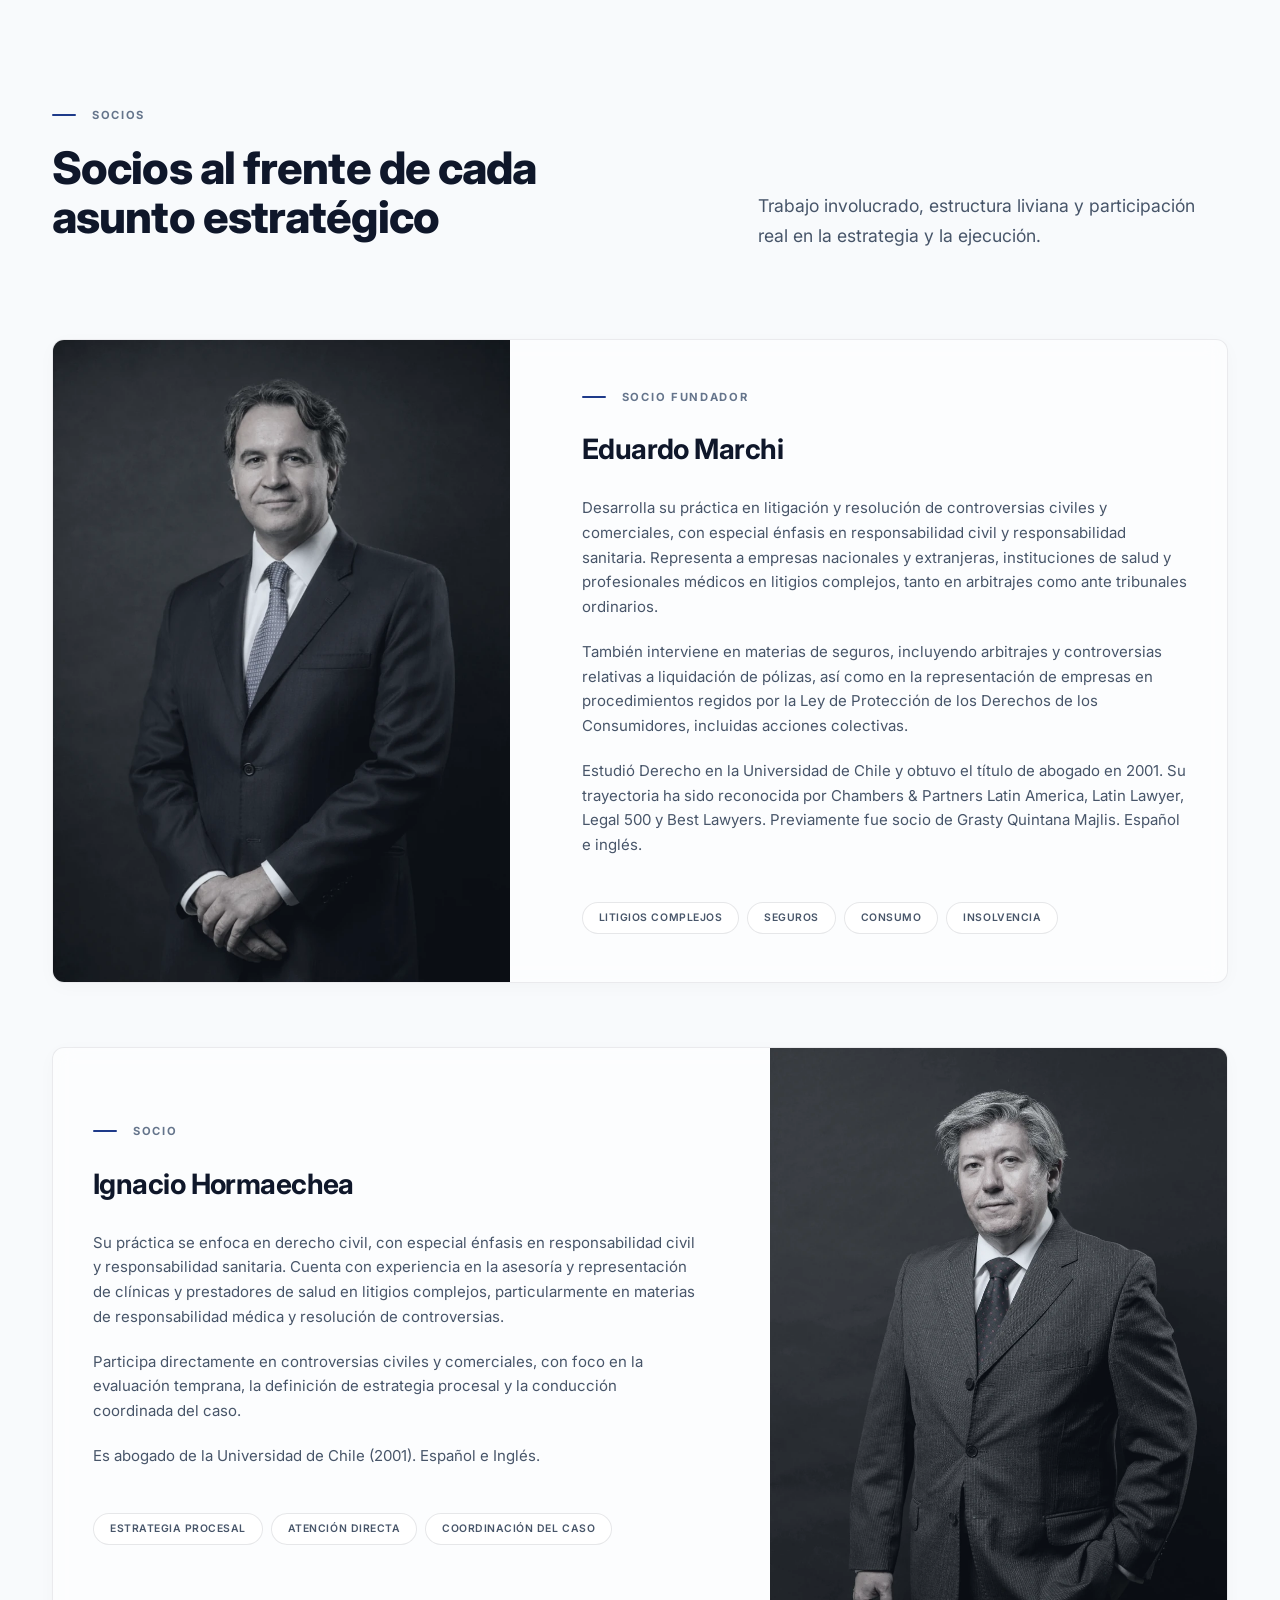
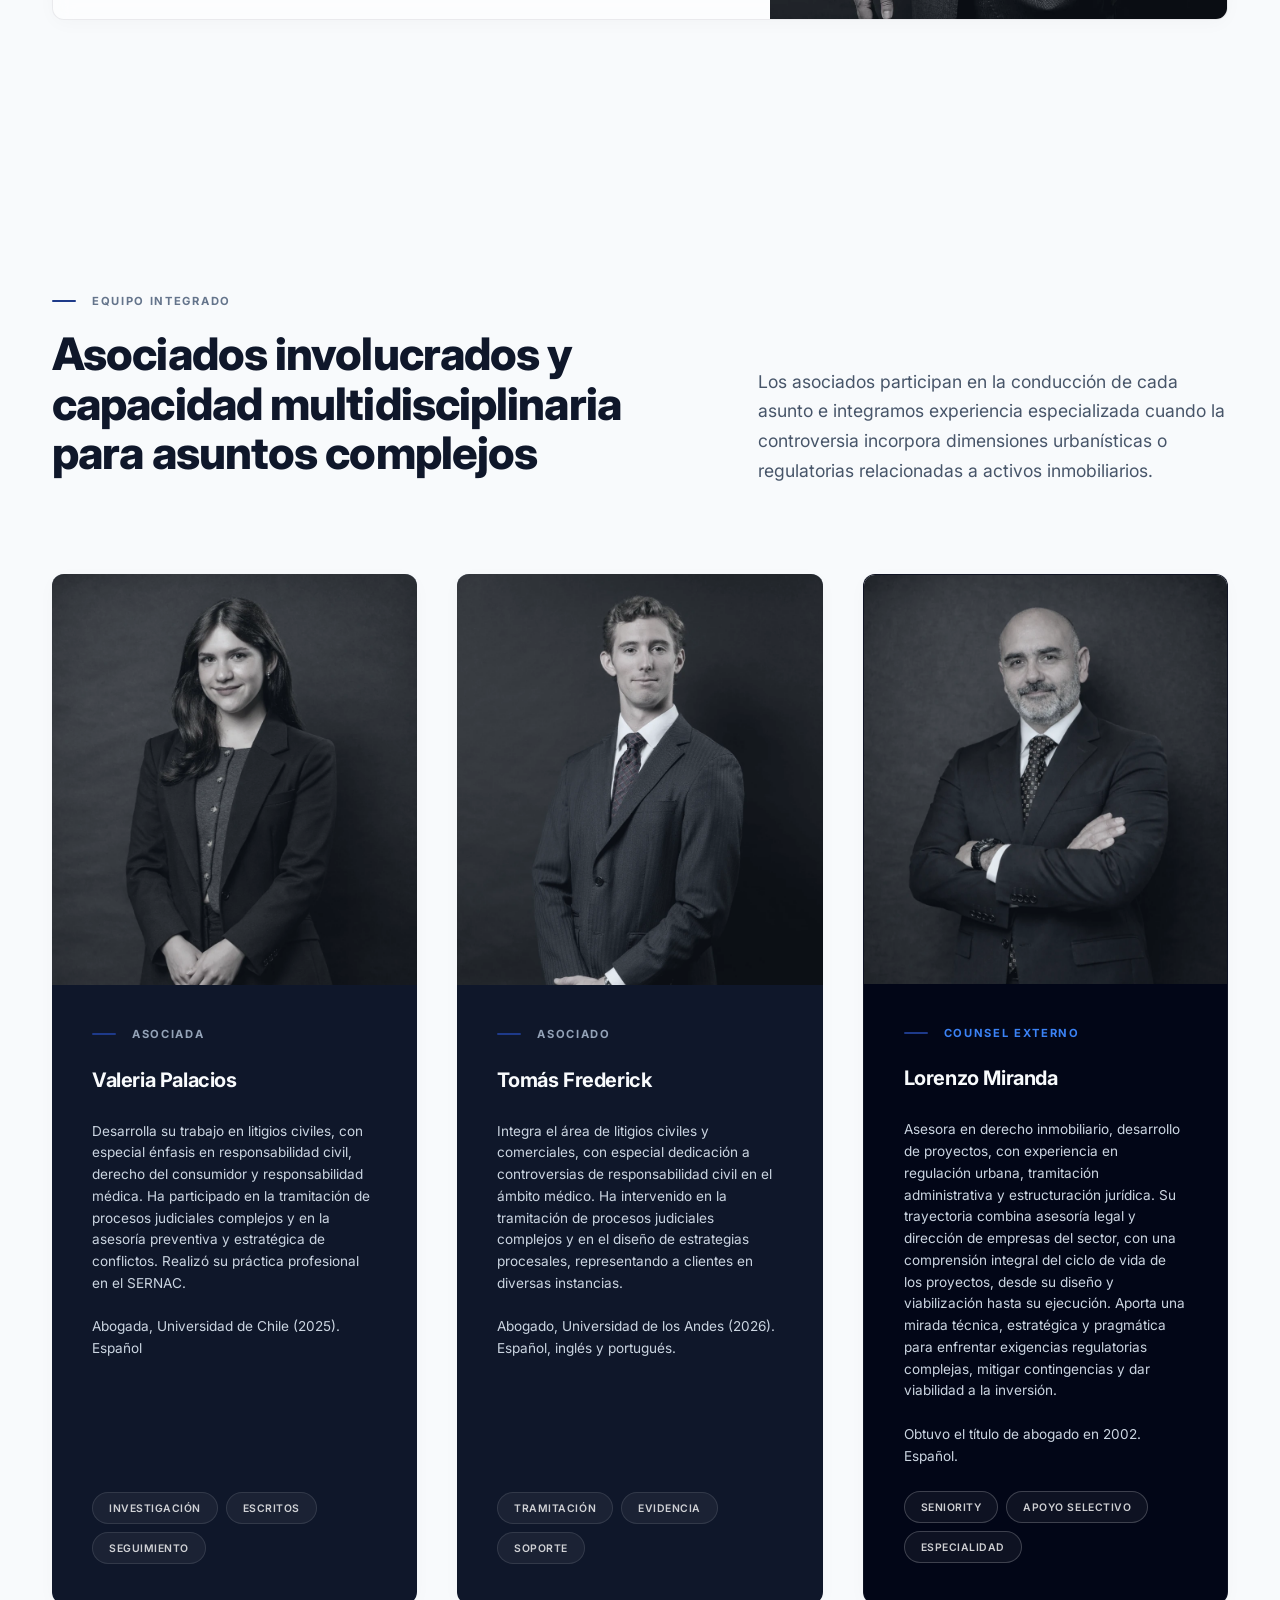
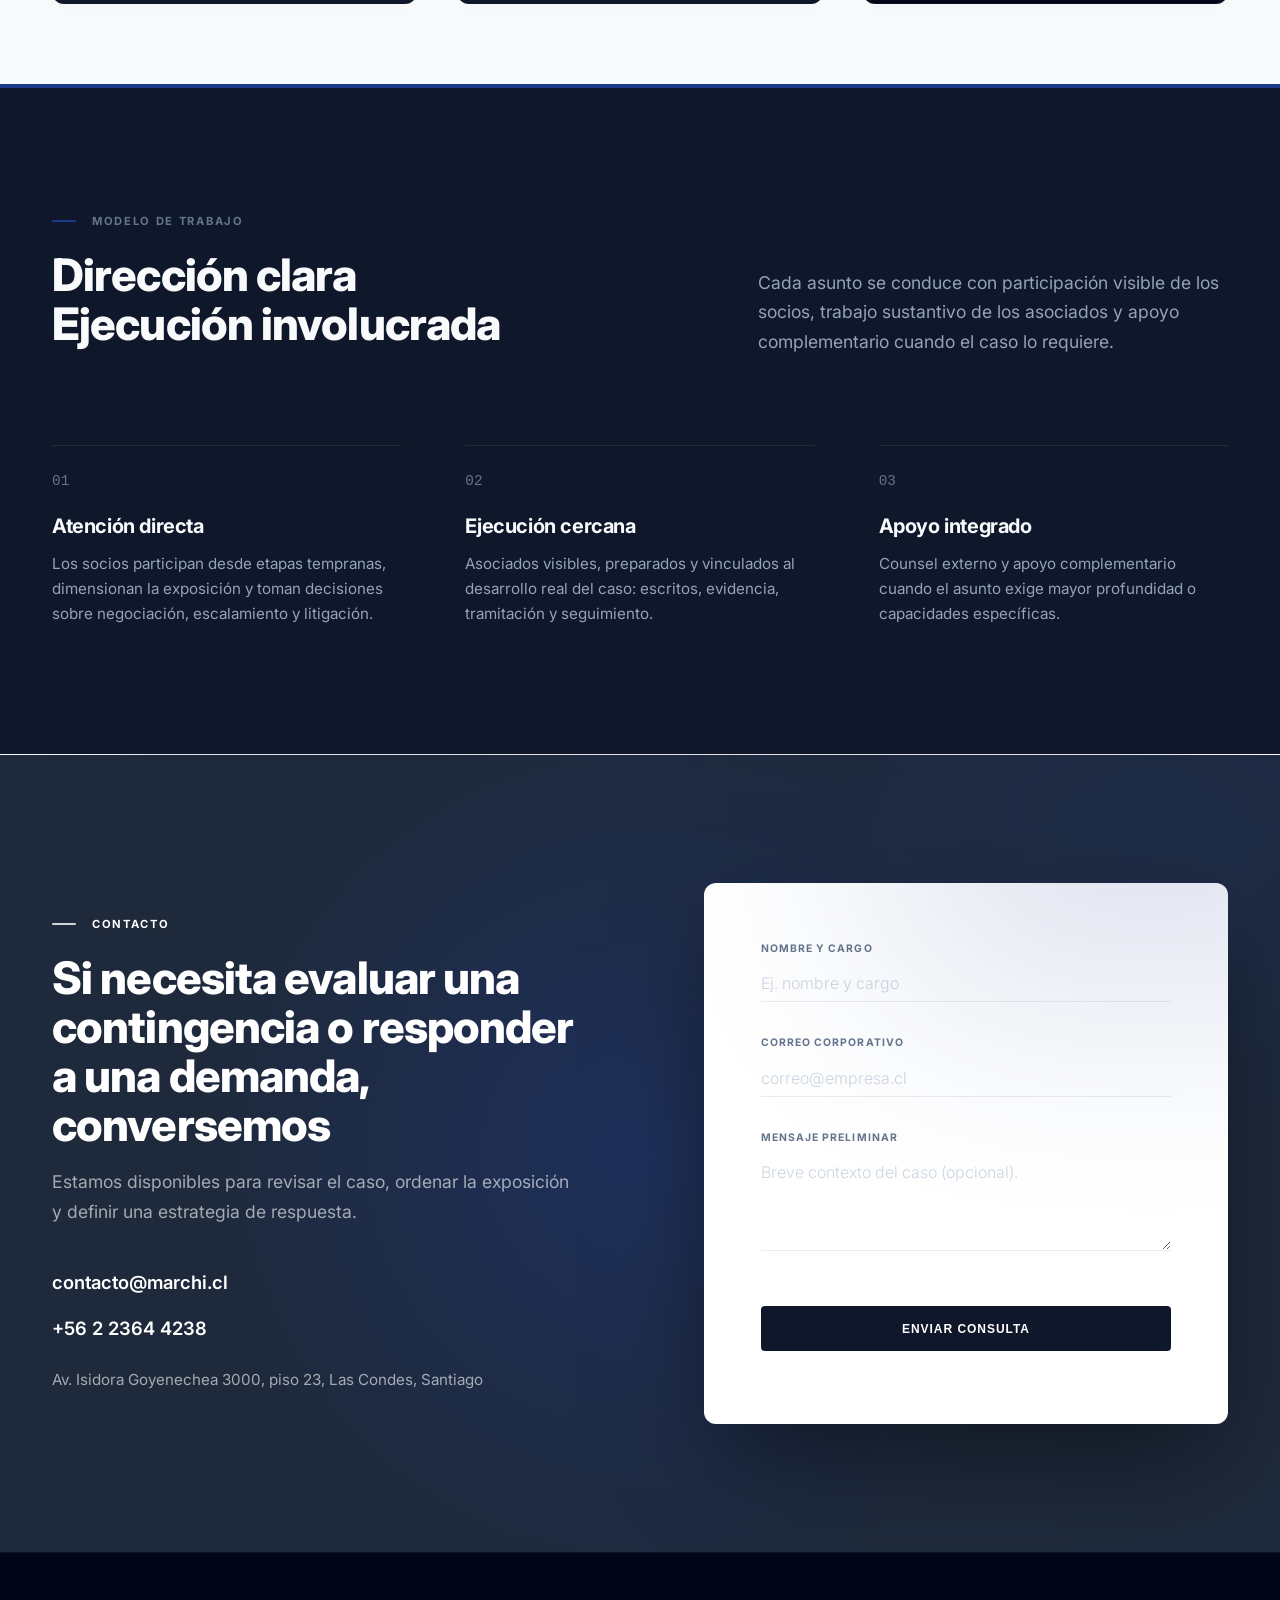
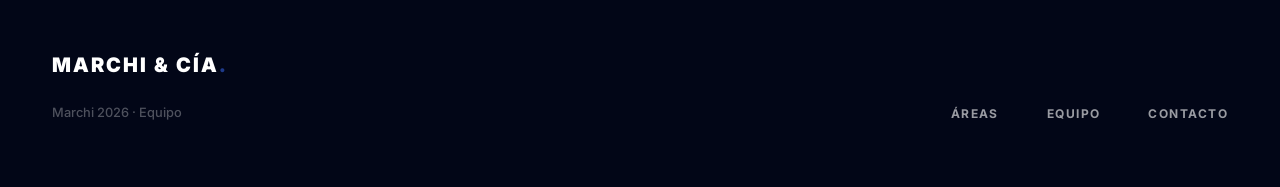
<file: equipo.html>
<!doctype html>
<html lang="es">
<head>
  <meta charset="utf-8">
  <meta name="viewport" content="width=device-width, initial-scale=1">
  <title>Marchi & Cía — Equipo</title>
  <meta name="description" content="Equipo de Marchi & Cía Liderazgo visible y ejecución rigurosa en controversias complejas.">
  <meta name="theme-color" content="#f8fafc">
  
  <!-- Fuentes -->
  <link rel="preconnect" href="https://fonts.googleapis.com">
  <link rel="preconnect" href="https://fonts.gstatic.com" crossorigin>
  <link href="https://fonts.googleapis.com/css2?family=Inter:wght@300;400;500;600;700;800;900&display=swap" rel="stylesheet">
  
  <style>
    /* ==========================================================================
       MARCHI & CÍA - HIGH-END BOUTIQUE LAW FIRM STYLES
       ========================================================================== */
    
    :root {
      /* Paleta de Colores de Alta Gama */
      --color-bg-body: #f8fafc; 
      --color-bg-card: #ffffff;
      --color-bg-dark: #0f172a; 
      --color-bg-darker: #020617; 
      --color-steel-blue: #1e293b; 
      
      --color-text-main: #0f172a;
      --color-text-muted: #475569; 
      --color-text-light: #f8fafc;
      
      /* Azul corporativo legal */
      --color-accent: #1e3a8a; 
      --color-accent-light: #3b82f6;
      
      --color-border: rgba(15, 23, 42, 0.08);
      
      /* Sombras Premium */
      --shadow-sm: 0 4px 20px -2px rgba(0, 0, 0, 0.03);
      --shadow-lg: 0 24px 50px -12px rgba(0, 0, 0, 0.1);
      
      /* Radios */
      --radius-sm: 4px;
      --radius-md: 12px;
      
      /* Espaciado */
      --container-max: 1240px;
      --transition-smooth: 0.5s cubic-bezier(0.16, 1, 0.3, 1);
    }

    /* Reset Básico */
    *, *::before, *::after {
      box-sizing: border-box;
      margin: 0;
      padding: 0;
    }

    ::selection {
      background-color: var(--color-accent);
      color: white;
    }

    html {
      scroll-behavior: smooth;
    }

    body {
      font-family: 'Inter', sans-serif;
      background-color: var(--color-bg-body);
      color: var(--color-text-muted);
      line-height: 1.65;
      font-size: 15px; 
      -webkit-font-smoothing: antialiased;
      -moz-osx-font-smoothing: grayscale;
      overflow-x: hidden;
    }

    img { max-width: 100%; height: auto; display: block; }
    a { text-decoration: none; color: inherit; }

    /* ==========================================================================
       TIPOGRAFÍA DE ALTA COSTURA
       ========================================================================== */
    h1, h2, h3, h4 {
      color: var(--color-text-main);
      font-weight: 800;
      letter-spacing: -0.02em;
    }

    .dot { color: var(--color-accent); }

    h1 {
      font-size: clamp(2.5rem, 5vw, 3.85rem);
      line-height: 1.15; 
      margin-bottom: 2rem;
      font-weight: 900;
      letter-spacing: -0.04em;
    }

    h2 {
      font-size: clamp(2rem, 3.5vw, 3rem);
      line-height: 1.1;
      margin-bottom: 1rem;
    }

    h3 { font-size: 1.25rem; margin-bottom: 0.5rem; font-weight: 700; }

    p { margin-bottom: 1.25rem; font-weight: 400; }
    p:last-child { margin-bottom: 0; }

    .lead { font-size: 1.1rem; line-height: 1.7; color: var(--color-text-muted); }

    .eyebrow {
      font-size: 0.7rem;
      font-weight: 700;
      letter-spacing: 0.15em;
      text-transform: uppercase;
      color: #64748b;
      margin-bottom: 1.25rem;
      display: flex;
      align-items: center;
      gap: 1rem;
    }
    .eyebrow::before {
      content: "";
      width: 24px;
      height: 2px;
      background-color: var(--color-accent);
      border-radius: 2px;
    }

    .tag-row { display: flex; flex-wrap: wrap; gap: 0.5rem; }
    .tag {
      padding: 0.4rem 1rem;
      background: var(--color-bg-card);
      border: 1px solid rgba(15, 23, 42, 0.1);
      border-radius: 99px;
      font-size: 0.65rem;
      font-weight: 600;
      color: var(--color-text-muted);
      text-transform: uppercase;
      letter-spacing: 0.05em;
      transition: all 0.3s ease;
      cursor: default;
      display: inline-block;
    }
    .tag--dark {
      background: rgba(255,255,255,0.05);
      border-color: rgba(255,255,255,0.1);
      color: rgba(255,255,255,0.8);
    }
    .tag:hover {
      background: var(--color-bg-dark);
      color: white;
      border-color: var(--color-bg-dark);
      box-shadow: var(--shadow-sm);
    }
    .tag--dark:hover {
      background: white;
      color: var(--color-text-main);
    }

    .btn {
      display: inline-flex;
      align-items: center;
      justify-content: center;
      padding: 0.9rem 2rem;
      border-radius: var(--radius-sm);
      font-size: 0.75rem;
      font-weight: 700;
      text-transform: uppercase;
      letter-spacing: 0.08em;
      transition: all var(--transition-smooth);
      cursor: pointer;
      border: 1px solid transparent;
    }
    .btn--primary { background-color: var(--color-text-main); color: white; }
    .btn--primary:hover { background-color: var(--color-accent); box-shadow: 0 10px 25px -5px rgba(30, 58, 138, 0.4); }
    .btn--full { width: 100%; }

    /* ==========================================================================
       LAYOUT GLOBAL Y DIVISORES
       ========================================================================== */
    .container {
      width: 100%;
      max-width: var(--container-max);
      margin: 0 auto;
      padding: 0 2rem;
    }

    .section-divider {
      width: 100%;
      max-width: var(--container-max);
      margin: 0 auto;
      height: 1px;
      background: linear-gradient(to right, transparent, var(--color-border) 10%, var(--color-border) 90%, transparent);
      position: relative;
    }
    .section-divider::after {
      content: ''; position: absolute; top: 50%; left: 10%; right: 10%; height: 4px;
      transform: translateY(-50%); background: var(--color-accent); opacity: 0.08;
      filter: blur(8px); pointer-events: none;
    }

    .section { padding: 8rem 0; }
    .section--tight { padding: 5rem 0; }

    .section-header {
      display: flex;
      flex-direction: column;
      gap: 1.5rem;
      margin-bottom: 5rem;
    }
    @media (min-width: 992px) {
      .section-header { flex-direction: row; justify-content: space-between; align-items: flex-end; }
      .section-header > div { max-width: 50%; }
      .section-header > p { max-width: 40%; margin-bottom: 0.5rem; }
    }

    /* Header Glassmorphism Premium */
    .site-header {
      padding: 2.5rem 0; position: fixed; top: 0; left: 0; width: 100%; z-index: 1000;
      transition: all var(--transition-smooth); background-color: transparent;
    }
    .site-header.scrolled {
      padding: 1.25rem 0; background-color: rgba(248, 250, 252, 0.9); 
      backdrop-filter: blur(16px); -webkit-backdrop-filter: blur(16px);
      border-bottom: 1px solid rgba(15, 23, 42, 0.05); box-shadow: 0 4px 30px rgba(0, 0, 0, 0.03);
    }
    .header-inner { display: flex; justify-content: space-between; align-items: center; position: relative; }
    .brand { font-size: 1.15rem; font-weight: 900; color: var(--color-text-main); text-transform: uppercase; letter-spacing: 0.08em; transition: color 0.3s; z-index: 1002;}
    .site-nav { display: flex; gap: 3rem; }
    .site-nav a { 
      font-size: 0.75rem; font-weight: 700; color: var(--color-text-muted); 
      text-transform: uppercase; letter-spacing: 0.08em; transition: all 0.3s ease; 
      position: relative; padding-bottom: 0.25rem;
    }
    .site-nav a:hover, .site-nav a.is-active { color: var(--color-text-main); }
    .site-nav a::after {
      content: ''; position: absolute; width: 0; height: 2px;
      bottom: 0; left: 0; background-color: var(--color-accent); transition: width 0.3s ease;
    }
    .site-nav a:hover::after, .site-nav a.is-active::after { width: 100%; }
    .nav-toggle { display: none; background: none; border: none; font-size: 1.5rem; cursor: pointer; color: var(--color-text-main); z-index: 1002;}

    /* ==========================================================================
       HERO SECTION
       ========================================================================== */
    .hero { 
      padding: 13rem 0 7rem; 
      background: var(--color-bg-body);
      position: relative;
      display: flex;
      align-items: center;
      min-height: 90vh; /* Da la sensación de pantalla dividida inmersiva */
    }
    
    .hero-image-bg {
      position: absolute;
      top: 0;
      right: 0;
      bottom: 0;
      width: 45%; /* Mitad derecha de la pantalla */
      z-index: 0;
    }
    
    .hero-image-bg img {
      width: 100%;
      height: 100%;
      object-fit: cover;
      object-position: center;
    }

    .hero-grid { 
      display: grid; 
      grid-template-columns: 1.15fr 0.85fr; 
      gap: 5rem; 
      align-items: center; 
      position: relative;
      z-index: 1;
      width: 100%;
    }

    /* ==========================================================================
       FIRM GRID (Introducción)
       ========================================================================== */
    .firm-grid { display: grid; grid-template-columns: 1fr; gap: 3rem; align-items: start; }
    @media (min-width: 992px) { .firm-grid { grid-template-columns: 1fr 1fr; gap: 6rem; } }
    
    .checklist { list-style: none; padding: 0; margin: 0; }
    .checklist li { 
      position: relative; padding-left: 1.75rem; margin-bottom: 1rem; 
      color: var(--color-text-main); font-weight: 500;
    }
    .checklist li::before {
      content: "→"; position: absolute; left: 0; top: 0;
      color: var(--color-accent); font-weight: bold;
    }

    /* ==========================================================================
       PARTNER FEATURE CARDS (Diseño Premium para biografías largas)
       ========================================================================== */
    .partner-feature {
      display: grid; grid-template-columns: 1fr; gap: 0;
      background: rgba(255, 255, 255, 0.6);
      backdrop-filter: blur(10px); -webkit-backdrop-filter: blur(10px);
      border: 1px solid var(--color-border); border-radius: var(--radius-md);
      overflow: hidden; margin-bottom: 4rem;
      box-shadow: var(--shadow-sm); transition: var(--transition-smooth);
    }
    @media (min-width: 992px) {
      .partner-feature { grid-template-columns: 1fr 1.5fr; gap: 2rem; }
      .partner-feature--reverse { grid-template-columns: 1.5fr 1fr; }
      .partner-feature--reverse .partner-feature-media { order: 2; }
    }
    .partner-feature:hover { transform: translateY(-8px); box-shadow: var(--shadow-lg); border-color: var(--color-accent); }
    .partner-feature-media { overflow: hidden; height: 100%; min-height: 350px;}
    .partner-feature-media img { width: 100%; height: 100%; object-fit: cover; transition: 0.8s ease; }
    .partner-feature:hover .partner-feature-media img { transform: scale(1.05); }
    .partner-feature-body { padding: 3rem 2.5rem; display: flex; flex-direction: column; justify-content: center; }
    .partner-feature-body h3 { font-size: 1.75rem; margin-bottom: 1.5rem; }

    /* ==========================================================================
       TEAM CARDS STATIC (Para el equipo ampliado con bio visible)
       ========================================================================== */
    .team-grid { display: grid; grid-template-columns: repeat(auto-fill, minmax(300px, 1fr)); gap: 2.5rem; }
    
    .team-card-static {
      background-color: var(--color-bg-dark);
      border-radius: var(--radius-md); overflow: hidden;
      box-shadow: var(--shadow-sm); transition: var(--transition-smooth);
      display: flex; flex-direction: column;
    }
    .team-card-static.team-card--darker { background-color: var(--color-bg-darker); border: 1px solid rgba(255,255,255,0.05); }
    
    .team-card-static:hover { transform: translateY(-8px); box-shadow: var(--shadow-lg); }
    
    .team-photo-wrap { width: 100%; aspect-ratio: 4/4.5; overflow: hidden; background-color: #e2e8f0; position: relative; }
    .team-photo-wrap img { width: 100%; height: 100%; object-fit: cover; transition: 0.8s ease; }
    .team-card-static:hover .team-photo-wrap img { transform: scale(1.05); }
    
    .team-body { padding: 2.5rem; flex-grow: 1; display: flex; flex-direction: column; }
    .team-body h3 { color: var(--color-text-light); font-size: 1.25rem; margin-bottom: 1.5rem; }
    .team-body p { color: #cbd5e1; font-size: 0.85rem; line-height: 1.6; margin-bottom: 1.5rem; flex-grow: 1; }

    /* ==========================================================================
       SECCIÓN MODELO DE TRABAJO (Fondo Oscuro)
       ========================================================================== */
    .section-dark {
      background-color: var(--color-bg-dark); color: #94a3b8; padding: 8rem 0; position: relative;
    }
    .section-dark::before { content: ""; position: absolute; top: 0; left: 0; width: 100%; height: 4px; background: var(--color-accent); }
    .section-dark h2 { color: var(--color-text-light); }
    .section-dark .eyebrow { color: #64748b; }
    .section-dark .eyebrow::before { background-color: var(--color-accent); }

    .pillar-grid { display: grid; grid-template-columns: repeat(auto-fill, minmax(250px, 1fr)); gap: 4rem; margin-top: 5rem; }
    .pillar-card { border-top: 1px solid rgba(255,255,255,0.08); padding-top: 1.5rem; transition: transform 0.3s ease; }
    .pillar-card:hover { transform: translateY(-4px); border-top-color: var(--color-accent); }
    .pillar-card span { display: block; font-family: monospace; font-size: 0.9rem; color: #64748b; margin-bottom: 1rem; transition: color 0.3s; }
    .pillar-card:hover span { color: var(--color-text-light); }
    .pillar-card h3 { color: var(--color-text-light); font-size: 1.25rem; }

    /* ==========================================================================
       SECCIÓN CONTACTO (Rediseñada con Blur Azul Acero e Inversión)
       ========================================================================== */
    #contacto {
      background-color: var(--color-steel-blue);
      background-image: radial-gradient(circle at 50% 50%, rgba(30, 58, 138, 0.4), transparent 60%);
      color: rgba(255, 255, 255, 0.6); padding: 8rem 0; position: relative; overflow: hidden;
      transition: background-image 0.2s ease-out;
    }
    #contacto::after {
      content: ""; position: absolute; top: -10%; right: -10%; width: 40%; height: 40%;
      background: var(--color-accent); filter: blur(120px); opacity: 0.15; pointer-events: none;
    }
    #contacto h2, #contacto .eyebrow { color: #ffffff; }
    #contacto .eyebrow::before { background-color: #ffffff; opacity: 0.8; }
    #contacto .lead { color: rgba(255, 255, 255, 0.6); }

    .contact-grid { display: grid; grid-template-columns: 1fr; gap: 4rem; align-items: center; }
    @media (min-width: 992px) { .contact-grid { grid-template-columns: 1fr 1fr; gap: 8rem; } }

    .contact-details { margin-top: 2.5rem; display: flex; flex-direction: column; gap: 1rem; font-size: 1.15rem; font-weight: 600; color: #ffffff; }
    .contact-details a { transition: color 0.2s; position: relative; display: inline-block; width: fit-content; }
    .contact-details a::after { content: ''; position: absolute; width: 0; height: 2px; bottom: 0px; left: 0; background-color: #ffffff; transition: width 0.3s ease; }
    .contact-details a:hover { color: #ffffff; opacity: 0.8; }
    .contact-details a:hover::after { width: 100%; }

    .form-card {
      background: var(--color-bg-card); border-radius: var(--radius-md);
      padding: 3.5rem; box-shadow: 0 40px 100px -20px rgba(0, 0, 0, 0.5);
      border: 1px solid rgba(255, 255, 255, 0.05);
    }
    .form-group { margin-bottom: 2rem; position: relative; display: block;}
    .form-label { display: block; font-size: 0.65rem; font-weight: 700; text-transform: uppercase; margin-bottom: 0.5rem; color: #64748b; letter-spacing: 0.1em; transition: color 0.3s;}
    .form-input {
      width: 100%; padding: 0.5rem 0; border: none; border-bottom: 1px solid var(--color-border);
      background: transparent; font-family: inherit; font-size: 1rem; color: var(--color-text-main); transition: all 0.3s ease;
    }
    .form-input::placeholder { color: #cbd5e1; font-weight: 300; }
    .form-input:focus { outline: none; border-bottom-color: var(--color-accent); }
    .form-input:focus + .form-label, .form-group:focus-within .form-label { color: var(--color-accent); }

    /* ==========================================================================
       FOOTER
       ========================================================================== */
    .site-footer { 
      background: var(--color-bg-darker); padding: 6rem 0 4rem; 
      border-top: 1px solid rgba(255, 255, 255, 0.05); color: rgba(255, 255, 255, 0.4);
    }
    .footer-inner { display: flex; flex-direction: column; gap: 3rem; }
    @media (min-width: 768px) { .footer-inner { flex-direction: row; justify-content: space-between; align-items: flex-end; } }
    .footer-brand { font-size: 1.25rem; font-weight: 900; text-transform: uppercase; letter-spacing: 0.1em; margin-bottom: 0.75rem; color: #ffffff; display: inline-block; }
    .footer-links { display: flex; flex-wrap: wrap; gap: 3rem; }
    .footer-links a { font-size: 0.75rem; font-weight: 700; text-transform: uppercase; color: rgba(255, 255, 255, 0.6); letter-spacing: 0.12em; transition: all 0.3s ease; position: relative;}
    .footer-links a:hover { color: #ffffff; transform: translateY(-2px); }
    .copyright-text { font-size: 0.8rem; font-weight: 500; color: rgba(255, 255, 255, 0.3); margin-top: 0.5rem; }

    /* ==========================================================================
       ANIMACIONES Y MEJORAS PREMIUM
       ========================================================================== */
    .fade-in-up { opacity: 0; transform: translateY(30px); transition: opacity 0.8s ease, transform 0.8s cubic-bezier(0.16, 1, 0.3, 1); }
    .fade-in-up.is-visible { opacity: 1; transform: translateY(0); }

    .scroll-progress {
      position: fixed; top: 0; left: 0; width: 0%; height: 3px;
      background: var(--color-accent); z-index: 1001; transition: width 0.1s;
    }

    @media (max-width: 768px) {
      .hero { min-height: auto; padding-bottom: 0; display: block; padding-top: 7rem; }
      .hero-grid { grid-template-columns: 1fr; }
      .hero-image-bg { position: relative; width: 100%; height: 400px; margin-top: 3rem; }
      
      .site-nav { 
        display: none; 
        position: absolute; 
        top: 100%; left: 0; width: 100%; 
        background: rgba(248, 250, 252, 0.98); 
        flex-direction: column; 
        padding: 2rem; gap: 1.5rem; 
        box-shadow: 0 10px 20px rgba(0,0,0,0.05);
      }
      .site-nav.is-open { display: flex; }
      .nav-toggle { display: block; }
      .form-card { padding: 2rem; }
      .partner-feature-body { padding: 2rem; }
    }
  </style>
</head>
<body>

  <!-- ELEMENTOS PREMIUM -->
  <div class="scroll-progress"></div>

  <!-- CABECERA -->
  <header class="site-header" id="main-header">
    <div class="container header-inner">
      <a href="inicio.html" class="brand" aria-label="Marchi & Cía">Marchi & Cía<span class="dot">.</span></a>
      <button class="nav-toggle" id="navToggle" aria-expanded="false" aria-label="Abrir menú">☰</button>
      <nav class="site-nav" id="siteNav" aria-label="Principal">
        <a href="inicio.html#areas">Áreas</a>
        <a href="#equipo" class="is-active">Equipo</a>
        <a href="#contacto">Contacto</a>
      </nav>
    </div>
  </header>

  <main>
    <!-- HERO SECTION -->
    <section class="hero fade-in-up">
      <!-- Fondo de imagen lado derecho -->
      <div class="hero-image-bg">
        <img src="assets/images/EquipoSection.webp" alt="Equipo Marchi & Cía" onerror="this.src='https://images.unsplash.com/photo-1497366216548-37526070297c?auto=format&fit=crop&w=1200&q=80'">
      </div>

      <div class="container hero-grid">
        <div class="hero-content">
          <div class="eyebrow">Equipo</div>
          <h1>Liderazgo visible<br>Ejecución rigurosa<span class="dot"></span></h1>
          
          <p class="lead">Cada asunto se trabaja con preparación, seguimiento cercano y una estrategia clara de conducción del conflicto.</p>
          
        </div>
        <!-- Espaciador para la grilla que permite ver la imagen de fondo -->
        <div></div>
      </div>
    </section>

    <div class="section-divider fade-in-up"></div>

    <!-- FIRMA / INTRO -->
    <section class="section section--tight fade-in-up">
      <div class="container firm-grid">
        <div>
          <div class="eyebrow">Marchi & Cía</div>
          <h2>Una firma boutique orientada a controversias complejas<span class="dot"></span></h2>
          <p class="lead" style="margin-top: 1.5rem;">Marchi & Cía representa a compañías y actores privados en controversias civiles y comerciales complejas, con foco en estrategia, exposición y resultado.</p>
        </div>
        <div>
          <p>Marchi & Cía es una firma boutique dedicada a controversias civiles y comerciales de alta complejidad.</p>
          <p>Trabajamos con una lógica simple: entender el contexto del cliente, dimensionar la exposición y definir una estrategia jurídicamente sólida, comercialmente sensata y bien ejecutada. No aplicamos fórmulas estándar. Cada asunto se aborda con preparación, criterio y foco en el objetivo.</p>
          <p>Nos involucramos desde etapas tempranas, evaluamos riesgos y ayudamos a decidir cuándo negociar, cuándo escalar y cuándo litigar con decisión.</p>
          <p>Nuestra práctica se concentra en litigios civiles y comerciales, responsabilidad sanitaria, seguros, insolvencia, consumo y acciones constitucionales. Cuando el caso lo requiere, integramos apoyo complementario en materias penales, corporativas e inmobiliarias.</p>
          <p>Desde Santiago coordinamos asuntos en todo Chile a través de una red de firmas corresponsales, lo que nos permite actuar con cercanía, control estratégico y respuesta consistente en distintas jurisdicciones.</p>
          
          <ul class="checklist" style="margin-top:2rem;">
            <li>Estrategia jurídicamente sólida y comercialmente sensata.</li>
            <li>Participación temprana para evaluar riesgos y exposición.</li>
            <li>Coordinación con apoyo complementario cuando el caso lo exige.</li>
          </ul>
        </div>
      </div>
    </section>

    <div class="section-divider fade-in-up"></div>

    <!-- SOCIOS (Tarjetas Premium Expandidas) -->
    <section class="section" id="equipo">
      <div class="container">
        <div class="section-header fade-in-up">
          <div>
            <div class="eyebrow">Socios</div>
            <h2>Socios al frente de cada asunto estratégico<span class="dot"></span></h2>
          </div>
          <p class="lead">Trabajo involucrado, estructura liviana y participación real en la estrategia y la ejecución.</p>
        </div>
        
        <!-- Socio 1 -->
        <article class="partner-feature fade-in-up">
          <div class="partner-feature-media">
            <img src="assets/images/eduardo-marchi.webp" alt="Eduardo Marchi" onerror="this.src='https://images.unsplash.com/photo-1560250097-0b93528c311a?auto=format&fit=crop&w=800&q=80'" style="object-position:50% 16%;">
          </div>
          <div class="partner-feature-body">
            <div class="eyebrow">Socio fundador</div>
            <h3>Eduardo Marchi</h3>
            <p>Desarrolla su práctica en litigación y resolución de controversias civiles y comerciales, con especial énfasis en responsabilidad civil y responsabilidad sanitaria. Representa a empresas nacionales y extranjeras, instituciones de salud y profesionales médicos en litigios complejos, tanto en arbitrajes como ante tribunales ordinarios.</p>
            <p>También interviene en materias de seguros, incluyendo arbitrajes y controversias relativas a liquidación de pólizas, así como en la representación de empresas en procedimientos regidos por la Ley de Protección de los Derechos de los Consumidores, incluidas acciones colectivas.</p>
            <p>Estudió Derecho en la Universidad de Chile y obtuvo el título de abogado en 2001. Su trayectoria ha sido reconocida por Chambers & Partners Latin America, Latin Lawyer, Legal 500 y Best Lawyers. Previamente fue socio de Grasty Quintana Majlis. Español e inglés.</p>
            <div class="tag-row" style="margin-top: 1.5rem;">
              <span class="tag">Litigios complejos</span>
              <span class="tag">Seguros</span>
              <span class="tag">Consumo</span>
              <span class="tag">Insolvencia</span>
            </div>
          </div>
        </article>
          
        <!-- Socio 2 -->
        <article class="partner-feature partner-feature--reverse fade-in-up">
          <div class="partner-feature-media">
            <img src="assets/images/ignacio-hormaechea.webp" alt="Ignacio Hormaechea" onerror="this.src='https://images.unsplash.com/photo-1519085360753-af0119f7cbe7?auto=format&fit=crop&w=800&q=80'" style="object-position:50% 14%;">
          </div>
          <div class="partner-feature-body">
            <div class="eyebrow">Socio</div>
            <h3>Ignacio Hormaechea</h3>
            <p>Su práctica se enfoca en derecho civil, con especial énfasis en responsabilidad civil y responsabilidad sanitaria. Cuenta con experiencia en la asesoría y representación de clínicas y prestadores de salud en litigios complejos, particularmente en materias de responsabilidad médica y resolución de controversias.</p>
            <p>Participa directamente en controversias civiles y comerciales, con foco en la evaluación temprana, la definición de estrategia procesal y la conducción coordinada del caso.</p>
            <p>Es abogado de la Universidad de Chile (2001). Español e Inglés.</p>
            <div class="tag-row" style="margin-top: 1.5rem;">
              <span class="tag">Estrategia procesal</span>
              <span class="tag">Atención directa</span>
              <span class="tag">Coordinación del caso</span>
            </div>
          </div>
        </article>
      </div>
    </section>

    <!-- EQUIPO AMPLIADO -->
    <section class="section section--tight">
      <div class="container">
        <div class="section-header fade-in-up">
          <div>
            <div class="eyebrow">Equipo Integrado</div>
            <h2>Asociados involucrados y capacidad multidisciplinaria para asuntos complejos<span class="dot"></span></h2>
          </div>
          <p class="lead">Los asociados participan en la conducción de cada asunto e integramos experiencia especializada cuando la controversia incorpora dimensiones urbanísticas o regulatorias relacionadas a activos inmobiliarios.</p>
        </div>
        
        <div class="team-grid">
          
          <!-- Asociada -->
          <article class="team-card-static fade-in-up">
            <div class="team-photo-wrap">
              <img src="assets/images/valeria-palacios.webp" alt="Valeria Palacios" onerror="this.src='https://images.unsplash.com/photo-1573496359142-b8d87734a5a2?auto=format&fit=crop&w=600&q=80'" style="object-position:50% 14%;">
            </div>
            <div class="team-body">
              <div class="eyebrow" style="color: #94a3b8;">Asociada</div>
              <h3>Valeria Palacios</h3>
              <p>Desarrolla su trabajo en litigios civiles, con especial énfasis en responsabilidad civil, derecho del consumidor y responsabilidad médica. Ha participado en la tramitación de procesos judiciales complejos y en la asesoría preventiva y estratégica de conflictos. Realizó su práctica profesional en el SERNAC.<br><br>Abogada, Universidad de Chile (2025). Español</p>
              <div class="tag-row" style="margin-top: auto;">
                <span class="tag tag--dark">Investigación</span>
                <span class="tag tag--dark">Escritos</span>
                <span class="tag tag--dark">Seguimiento</span>
              </div>
            </div>
          </article>
          
          <!-- Asociado -->
          <article class="team-card-static fade-in-up" style="transition-delay: 0.1s;">
            <div class="team-photo-wrap">
              <img src="assets/images/tomas-frederick.webp" alt="Tomás Frederick" onerror="this.src='https://images.unsplash.com/photo-1556157382-97eda2d62296?auto=format&fit=crop&w=600&q=80'" style="object-position:50% 13%;">
            </div>
            <div class="team-body">
              <div class="eyebrow" style="color: #94a3b8;">Asociado</div>
              <h3>Tomás Frederick</h3>
              <p>Integra el área de litigios civiles y comerciales, con especial dedicación a controversias de responsabilidad civil en el ámbito médico. Ha intervenido en la tramitación de procesos judiciales complejos y en el diseño de estrategias procesales, representando a clientes en diversas instancias.<br><br>Abogado, Universidad de los Andes (2026). Español, inglés y portugués.</p>
              <div class="tag-row" style="margin-top: auto;">
                <span class="tag tag--dark">Tramitación</span>
                <span class="tag tag--dark">Evidencia</span>
                <span class="tag tag--dark">Soporte</span>
              </div>
            </div>
          </article>
          
          <!-- Counsel -->
          <article class="team-card-static team-card--darker fade-in-up" style="transition-delay: 0.2s;">
            <div class="team-photo-wrap">
              <img src="assets/images/lorenzo-miranda.webp" alt="Lorenzo Miranda" onerror="this.src='https://images.unsplash.com/photo-1507003211169-0a1dd7228f2d?auto=format&fit=crop&w=600&q=80'" style="object-position:50% 16%;">
            </div>
            <div class="team-body">
              <div class="eyebrow" style="color: var(--color-accent-light);">Counsel externo</div>
              <h3>Lorenzo Miranda</h3>
              <p>
Asesora en derecho inmobiliario, desarrollo de proyectos, con experiencia en regulación urbana, tramitación administrativa y estructuración jurídica. Su trayectoria combina asesoría legal y dirección de empresas del sector, con una comprensión integral del ciclo de vida de los proyectos, desde su diseño y viabilización hasta su ejecución. Aporta una mirada técnica, estratégica y pragmática para enfrentar exigencias regulatorias complejas, mitigar contingencias y dar viabilidad a la inversión. <br><br>Obtuvo el título de abogado en 2002. Español.</p>
              <div class="tag-row" style="margin-top: auto;">
                <span class="tag tag--dark" style="border-color: rgba(255,255,255,0.2);">Seniority</span>
                <span class="tag tag--dark" style="border-color: rgba(255,255,255,0.2);">Apoyo selectivo</span>
                <span class="tag tag--dark" style="border-color: rgba(255,255,255,0.2);">Especialidad</span>
              </div>
            </div>
          </article>
          
        </div>
      </div>
    </section>

    <!-- MODELO DE TRABAJO (Fondo Oscuro) -->
    <section class="section-dark fade-in-up">
      <div class="container">
        <div class="section-header">
          <div>
            <div class="eyebrow">Modelo de trabajo</div>
            <h2>Dirección clara<br>Ejecución involucrada<span class="dot"></span></h2>
          </div>
          <p class="lead" style="color: #94a3b8;">Cada asunto se conduce con participación visible de los socios, trabajo sustantivo de los asociados y apoyo complementario cuando el caso lo requiere.</p>
        </div>
        
        <div class="pillar-grid">
          <article class="pillar-card">
            <span>01</span>
            <h3>Atención directa</h3>
            <p style="font-size:0.95rem; margin-top:0.5rem;">Los socios participan desde etapas tempranas, dimensionan la exposición y toman decisiones sobre negociación, escalamiento y litigación.</p>
          </article>
          <article class="pillar-card">
            <span>02</span>
            <h3>Ejecución cercana</h3>
            <p style="font-size:0.95rem; margin-top:0.5rem;">Asociados visibles, preparados y vinculados al desarrollo real del caso: escritos, evidencia, tramitación y seguimiento.</p>
          </article>
          <article class="pillar-card">
            <span>03</span>
            <h3>Apoyo integrado</h3>
            <p style="font-size:0.95rem; margin-top:0.5rem;">Counsel externo y apoyo complementario cuando el asunto exige mayor profundidad o capacidades específicas.</p>
          </article>
        </div>
      </div>
    </section>

    <!-- DIVISOR SUTIL -->
    <div class="section-divider fade-in-up"></div>

    <!-- CONTACTO SECTION (Rediseñada) -->
    <section class="section" id="contacto">
      <div class="container contact-grid">
        <div class="fade-in-up">
          <div class="eyebrow">Contacto</div>
          <h2>Si necesita evaluar una contingencia o responder a una demanda, conversemos<span class="dot"></span></h2>
          <p class="lead">Estamos disponibles para revisar el caso, ordenar la exposición y definir una estrategia de respuesta.</p>
          
          <div class="contact-details">
            <a href="mailto:contacto@marchi.cl">contacto@marchi.cl</a>
            <a href="tel:+56223644238">+56 2 2364 4238</a>
            <span style="color: rgba(255, 255, 255, 0.6); font-weight: 400; font-size:0.95rem; margin-top:0.5rem;">Av. Isidora Goyenechea 3000, piso 23, Las Condes, Santiago</span>
          </div>
        </div>
        
        <div class="form-card fade-in-up" style="transition-delay: 0.2s;">
<form action="enviar.php" method="POST">
            
            <div class="form-group">
              <label class="form-label" for="nombre">Nombre y cargo</label>
              <input class="form-input" type="text" id="nombre" name="nombre" placeholder="Ej. nombre y cargo" required>
            </div>
            
            <div class="form-group">
              <label class="form-label" for="email">Correo corporativo</label>
              <input class="form-input" type="email" id="email" name="email" placeholder="correo@empresa.cl" required>
            </div>
            
            <div class="form-group">
              <label class="form-label" for="mensaje">Mensaje preliminar</label>
              <textarea class="form-input" id="mensaje" name="mensaje" rows="4" placeholder="Breve contexto del caso (opcional)." required></textarea>
            </div>
            
            <button type="submit" class="btn btn--primary" style="width: 100%; margin-top: 1rem;">Enviar consulta</button>
            <p style="font-size: 0.65rem; color: #94a3b8; text-align: center; margin-top: 1rem;"></p>
          </form>
        </div>
      </div>
    </section>
  </main>

  <footer class="site-footer">
    <div class="container footer-inner">
      <div>
        <a href="inicio.html" class="footer-brand" style="text-decoration: none;">Marchi & Cía<span class="dot">.</span></a>
        <div class="copyright-text">Marchi 2026 · Equipo</div>
      </div>
      <div class="footer-links">
        <a href="inicio.html#areas">Áreas</a>
        <a href="#equipo">Equipo</a>
        <a href="#contacto">Contacto</a>
      </div>
    </div>
  </footer>

  <script>
    document.addEventListener("DOMContentLoaded", () => {
      // 1. Manejo del Header Glassmorphism (Optimizado)
      const header = document.getElementById('main-header');
      window.addEventListener('scroll', () => {
        header.classList.toggle('scrolled', window.scrollY > 50);
      }, { passive: true });

      // 2. Observer para revelar elementos (Fade-in-up)
      const observer = new IntersectionObserver((entries, obs) => {
        entries.forEach(entry => {
          if (entry.isIntersecting) {
            entry.target.classList.add('is-visible');
            obs.unobserve(entry.target);
          }
        });
      }, { root: null, rootMargin: '0px', threshold: 0.15 });
      
      document.querySelectorAll('.fade-in-up').forEach(el => observer.observe(el));

      // 3. Menú Móvil
      const navToggle = document.getElementById('navToggle');
      const siteNav = document.getElementById('siteNav');
      if(navToggle && siteNav) {
        navToggle.addEventListener('click', () => {
          siteNav.classList.toggle('is-open');
        });
      }

      // 4. Barra de progreso de lectura (Optimizado para evitar layout thrashing constante)
      const progressBar = document.querySelector('.scroll-progress');
      if (progressBar) {
        window.addEventListener('scroll', () => {
          const winScroll = document.documentElement.scrollTop || document.body.scrollTop;
          const height = document.documentElement.scrollHeight - document.documentElement.clientHeight;
          progressBar.style.width = (winScroll / height) * 100 + '%';
        }, { passive: true });
      }

      // 5. Interacciones de Escritorio (Glow con RequestAnimationFrame para rendimiento)
      if (window.innerWidth >= 992) {
        const contactSection = document.getElementById('contacto');
        if (contactSection) {
          let ticking = false;
          contactSection.addEventListener('mousemove', (e) => {
            if (!ticking) {
              window.requestAnimationFrame(() => {
                const rect = contactSection.getBoundingClientRect();
                const x = e.clientX - rect.left;
                const y = e.clientY - rect.top;
                contactSection.style.backgroundImage = `radial-gradient(circle at ${x}px ${y}px, rgba(30, 58, 138, 0.4), transparent 60%)`;
                ticking = false;
              });
              ticking = true;
            }
          }, { passive: true });
        }
      }
    });
  </script>
</body>
</html>
</file>
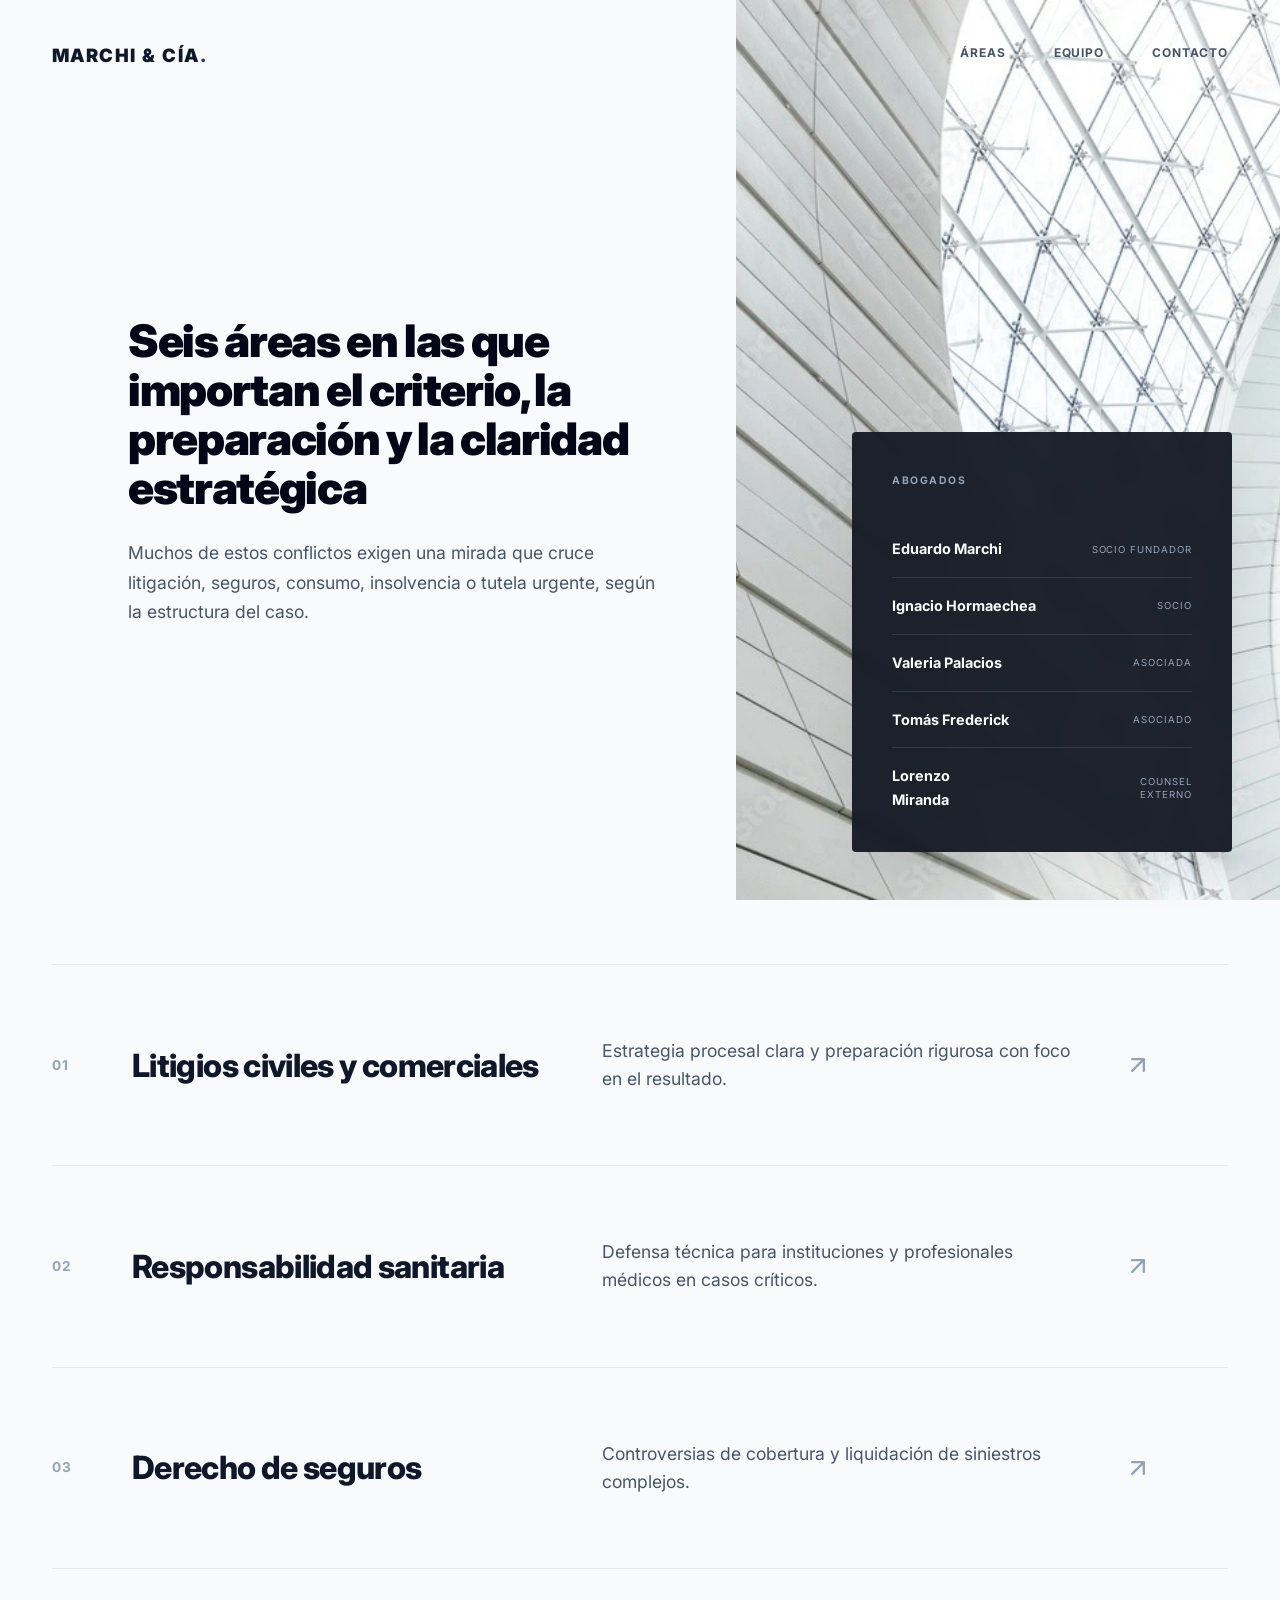
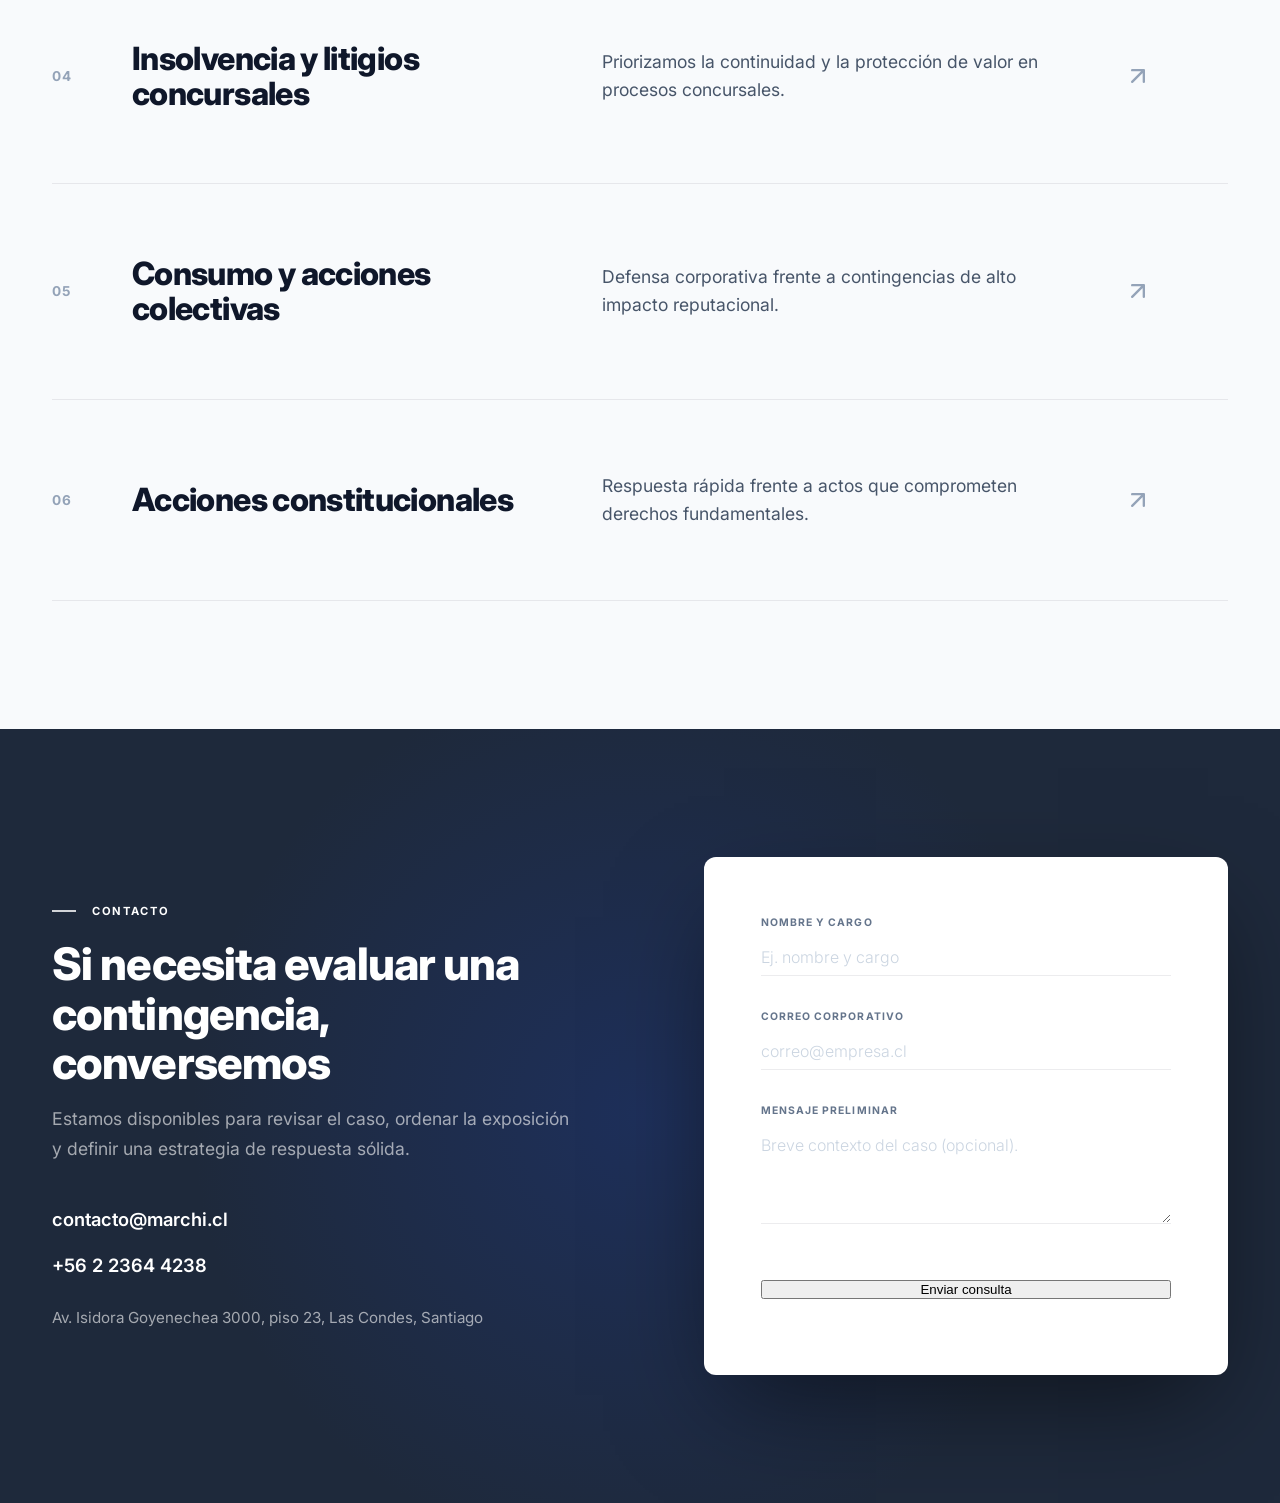
<file: ExtensionAreas.html>
<!doctype html>
<html lang="es">
<head>
  <meta charset="utf-8">
  <meta name="viewport" content="width=device-width, initial-scale=1">
  <title>Marchi & Cía — Firma de litigios complejos</title>
  <meta name="description" content="Marchi & Cía es una firma boutique dedicada a controversias civiles y comerciales de alta complejidad.">
  <meta name="theme-color" content="#f8fafc">
  
  <link rel="preconnect" href="https://fonts.googleapis.com">
  <link rel="preconnect" href="https://fonts.gstatic.com" crossorigin>
  <link href="https://fonts.googleapis.com/css2?family=Inter:wght@300;400;500;600;700;800;900&display=swap" rel="stylesheet">
  
  <style>
    /* ==========================================================================
       MARCHI & CÍA - HIGH-END BOUTIQUE LAW FIRM STYLES
       ========================================================================== */
    
    :root {
      --color-bg-body: #f8fafc; 
      --color-bg-card: #ffffff;
      --color-bg-dark: #0f172a; 
      --color-bg-darker: #020617; 
      --color-steel-blue: #1e293b; 
      
      --color-text-main: #0f172a;
      --color-text-muted: #475569; 
      --color-text-light: #f8fafc;
      
      --color-accent: #1e3a8a; 
      
      --color-border: rgba(15, 23, 42, 0.08);
      
      --shadow-sm: 0 4px 20px -2px rgba(0, 0, 0, 0.03);
      --shadow-md: 0 12px 30px -4px rgba(0, 0, 0, 0.06);
      --shadow-lg: 0 24px 50px -12px rgba(0, 0, 0, 0.1);
      
      --radius-md: 12px;
      --container-max: 1240px;
      --transition-smooth: 0.5s cubic-bezier(0.16, 1, 0.3, 1);
    }

    *, *::before, *::after { box-sizing: border-box; margin: 0; padding: 0; }

    body {
      font-family: 'Inter', sans-serif;
      background-color: var(--color-bg-body);
      color: var(--color-text-muted);
      line-height: 1.65;
      font-size: 15px; 
      -webkit-font-smoothing: antialiased;
      overflow-x: hidden;
    }

    a { text-decoration: none; color: inherit; }

    /* TIPOGRAFÍA */
    h1, h2, h3 { color: var(--color-text-main); font-weight: 800; letter-spacing: -0.02em; }
    .dot { color: var(--color-accent); }
    h2 { font-size: clamp(2rem, 3.5vw, 3rem); line-height: 1.1; margin-bottom: 1rem; }
    .lead { font-size: 1.1rem; line-height: 1.7; color: var(--color-text-muted); }

    .eyebrow {
      font-size: 0.7rem; font-weight: 700; letter-spacing: 0.15em; text-transform: uppercase;
      color: var(--color-text-muted); margin-bottom: 1.25rem; display: flex; align-items: center; gap: 1rem;
    }
    .eyebrow::before { content: ""; width: 24px; height: 2px; background-color: var(--color-accent); }

    /* LAYOUT */
    .container { width: 100%; max-width: var(--container-max); margin: 0 auto; padding: 0 2rem; }
    .section { padding: 8rem 0; }
    .section-header { display: flex; flex-direction: column; gap: 1.5rem; margin-bottom: 5rem; }
    @media (min-width: 992px) {
      .section-header { flex-direction: row; justify-content: space-between; align-items: flex-end; }
      .section-header > div { max-width: 50%; }
      .section-header > p { max-width: 40%; }
    }
        #contacto {
      background-color: var(--color-steel-blue);
      background-image: radial-gradient(circle at 50% 50%, rgba(30, 58, 138, 0.4), transparent 60%);
      color: rgba(255, 255, 255, 0.6); padding: 8rem 0; position: relative; overflow: hidden; transition: background-image 0.2s ease-out;
    }
    #contacto h2, #contacto .eyebrow { color: #ffffff; }
    #contacto .eyebrow::before { background-color: #ffffff; opacity: 0.8; }
    #contacto .lead { color: rgba(255, 255, 255, 0.6); }
    .contact-grid { display: grid; grid-template-columns: 1fr; gap: 4rem; align-items: center; }
    @media (min-width: 992px) { .contact-grid { grid-template-columns: 1fr 1fr; gap: 8rem; } }
    .contact-details { margin-top: 2.5rem; display: flex; flex-direction: column; gap: 1rem; font-size: 1.15rem; font-weight: 600; color: #ffffff; }
    .contact-details a { transition: color 0.2s; position: relative; display: inline-block; width: fit-content; }
    .contact-details a::after { content: ''; position: absolute; width: 0; height: 2px; bottom: 0px; left: 0; background-color: #ffffff; transition: width 0.3s ease; }
    .contact-details a:hover { color: #ffffff; opacity: 0.8; }
    .contact-details a:hover::after { width: 100%; }
    .form-card { background: var(--color-bg-card); border-radius: var(--radius-md); padding: 3.5rem; box-shadow: 0 40px 100px -20px rgba(0, 0, 0, 0.5); border: 1px solid rgba(255, 255, 255, 0.05); }
    .form-group { margin-bottom: 2rem; position: relative; }
    .form-label { display: block; font-size: 0.65rem; font-weight: 700; text-transform: uppercase; margin-bottom: 0.5rem; color: #64748b; letter-spacing: 0.1em; transition: color 0.3s;}
    .form-input { width: 100%; padding: 0.5rem 0; border: none; border-bottom: 1px solid var(--color-border); background: transparent; font-family: inherit; font-size: 1rem; color: var(--color-text-main); transition: all 0.3s ease; }
    .form-input::placeholder { color: #cbd5e1; font-weight: 300; }
    .form-input:focus { outline: none; border-bottom-color: var(--color-accent); }
    .form-input:focus + .form-label, .form-group:focus-within .form-label { color: var(--color-accent); }

    /* HEADER PREMIUM */
    .site-header {
      padding: 2.5rem 0; position: fixed; top: 0; left: 0; width: 100%; z-index: 1000;
      transition: all var(--transition-smooth); background-color: transparent;
    }
    .site-header.scrolled {
      padding: 1.25rem 0; background-color: rgba(248, 250, 252, 0.9); 
      backdrop-filter: blur(16px); -webkit-backdrop-filter: blur(16px);
      border-bottom: 1px solid rgba(15, 23, 42, 0.05); box-shadow: 0 4px 30px rgba(0, 0, 0, 0.03);
    }
    .header-inner { display: flex; justify-content: space-between; align-items: center; }
    .brand { font-size: 1.15rem; font-weight: 900; color: var(--color-text-main); text-transform: uppercase; letter-spacing: 0.08em; }
    .site-nav { display: flex; gap: 3rem; }
    .site-nav a { 
      font-size: 0.75rem; font-weight: 700; color: var(--color-text-muted); 
      text-transform: uppercase; letter-spacing: 0.08em; transition: all 0.3s ease; 
      position: relative; padding-bottom: 0.25rem;
    }
    .site-nav a:hover { color: var(--color-text-main); }
    .site-nav a:hover::after { width: 100%; }
    .site-nav a::after { content: ''; position: absolute; width: 0; height: 2px; bottom: 0; left: 0; background-color: var(--color-accent); transition: width 0.3s ease; }

    /* ==========================================================================
       NUEVO: HERO SPLIT SECTION
       ========================================================================== */
    .hero-split {
      display: flex;
      flex-direction: column;
      min-height: 100vh;
      width: 100%;
    }
    
    @media (min-width: 992px) {
      .hero-split {
        flex-direction: row;
      }
    }

    .hero-content {
      flex: 1;
      display: flex;
      flex-direction: column;
      justify-content: center;
      padding: 8rem 2rem 4rem 2rem;
      background-color: var(--color-bg-body);
    }

    @media (min-width: 992px) {
      .hero-content {
        padding: 8rem 5% 4rem 10%; /* Ajuste de márgenes para alinear con el grid */
      }
    }

    .hero-title {
      font-size: clamp(2.2rem, 3.5vw, 3.5rem);
      line-height: 1.1;
      font-weight: 900;
      color: var(--color-bg-darker);
      margin-bottom: 1.5rem;
      letter-spacing: -0.03em;
    }

    .hero-text {
      font-size: 1.1rem;
      color: var(--color-text-muted);
      margin-bottom: 1.25rem;
      max-width: 600px;
      line-height: 1.7;
    }

    /* Lado Derecho (Imagen) */
    .hero-visual {
      flex: 1;
      background-image: url('assets/images/ExtensionA.webp');
      background-size: cover;
      background-position: center;
      position: relative;
      min-height: 60vh;
    }

    /* Tarjeta del Equipo Flotante */
    .team-card {
      position: absolute;
      bottom: 2rem;
      right: 2rem;
      background-color: rgba(20, 25, 35, 0.95);
      backdrop-filter: blur(12px);
      -webkit-backdrop-filter: blur(12px);
      padding: 2.5rem;
      border-radius: 4px; /* Más cuadrado como en la imagen */
      color: white;
      width: calc(100% - 4rem);
      max-width: 380px;
      box-shadow: var(--shadow-lg);
    }

    @media (min-width: 992px) {
      .team-card {
        bottom: 3rem;
        right: 3rem;
      }
    }

    .team-card-title {
      font-size: 0.65rem;
      text-transform: uppercase;
      letter-spacing: 0.15em;
      color: #94a3b8;
      margin-bottom: 2rem;
      font-weight: 700;
    }

    .team-member {
      display: flex;
      justify-content: space-between;
      align-items: center;
      padding: 1rem 0;
      border-bottom: 1px solid rgba(255, 255, 255, 0.1);
    }

    .team-member:last-child {
      border-bottom: none;
      padding-bottom: 0;
    }

    .team-member-name {
      font-size: 0.9rem;
      font-weight: 700;
      color: #f8fafc;
    }

    .team-member-role {
      font-size: 0.6rem;
      text-transform: uppercase;
      letter-spacing: 0.1em;
      color: #94a3b8;
      text-align: right;
      max-width: 50%;
      line-height: 1.4;
    }

    /* ==========================================================================
       ÁREAS LIST (Editorial & Boutique Design - No Boxes)
       ========================================================================== */
    .practice-list {
      display: flex;
      flex-direction: column;
      border-bottom: 1px solid var(--color-border);
      margin-top: 2rem;
    }

    /* Efecto "Foco": oscurece las demás opciones al hacer hover en una */
    @media (min-width: 992px) {
      .practice-list:hover .practice-item:not(:hover) {
        opacity: 0.25;
        transform: scale(0.98);
      }
    }

    .practice-item {
      display: flex;
      flex-direction: column;
      align-items: flex-start;
      padding: 2.5rem 0;
      border-top: 1px solid var(--color-border);
      color: var(--color-text-main);
      transition: all 0.5s cubic-bezier(0.16, 1, 0.3, 1);
      text-decoration: none;
      position: relative;
    }

    @media (min-width: 992px) {
      .practice-item {
        flex-direction: row;
        align-items: center;
        padding: 4.5rem 0;
      }
    }

    .practice-num {
      font-size: 0.85rem;
      font-weight: 700;
      color: #94a3b8;
      letter-spacing: 0.1em;
      margin-bottom: 1rem;
    }

    @media (min-width: 992px) {
      .practice-num {
        width: 80px;
        flex-shrink: 0;
        margin-bottom: 0;
      }
    }

    .practice-title {
      font-size: clamp(1.8rem, 2.5vw, 2.5rem);
      font-weight: 800;
      line-height: 1.1;
      letter-spacing: -0.02em;
      transition: transform 0.5s cubic-bezier(0.16, 1, 0.3, 1), color 0.3s ease;
      margin: 0 0 1rem 0;
      max-width: 100%;
    }

    @media (min-width: 992px) {
      .practice-title {
        width: 40%;
        flex-shrink: 0;
        padding-right: 3rem;
        margin: 0;
      }
    }

    .practice-desc {
      font-size: 1.1rem;
      color: var(--color-text-muted);
      line-height: 1.6;
      margin: 0;
      max-width: 500px;
      transition: transform 0.5s cubic-bezier(0.16, 1, 0.3, 1), color 0.3s ease;
    }

    @media (min-width: 992px) {
      .practice-desc {
        flex-grow: 1;
        padding-right: 2rem;
      }
    }

    .practice-arrow {
      display: flex;
      justify-content: flex-end;
      color: #94a3b8;
      transition: all 0.4s ease;
      position: absolute;
      top: 2.5rem;
      right: 0;
    }

    @media (min-width: 992px) {
      .practice-arrow {
        position: static;
        width: 50px;
        flex-shrink: 0;
      }
    }

    .practice-arrow svg {
      width: 28px;
      height: 28px;
      transition: transform 0.5s cubic-bezier(0.16, 1, 0.3, 1);
    }

    /* Hover Interactions (Desktop) */
    @media (min-width: 992px) {
      .practice-item:hover .practice-title {
        transform: translateX(20px);
        color: var(--color-accent);
      }
      
      .practice-item:hover .practice-desc {
        transform: translateX(10px);
        color: var(--color-text-main);
      }

      .practice-item:hover .practice-arrow {
        color: var(--color-accent);
      }

      .practice-item:hover .practice-arrow svg {
        transform: translate(12px, -12px);
      }
    }

    /* BARRA PROGRESO */
    .scroll-progress { position: fixed; top: 0; left: 0; width: 0%; height: 3px; background: var(--color-accent); z-index: 1001; }

    /* ANIMACIONES */
    .fade-in-up { opacity: 0; transform: translateY(30px); transition: opacity 0.8s ease, transform 0.8s cubic-bezier(0.16, 1, 0.3, 1); }
    .fade-in-up.is-visible { opacity: 1; transform: translateY(0); }

  </style>
</head>
<body>

  <div class="scroll-progress"></div>

  <header class="site-header" id="main-header">
    <div class="container header-inner">
      <a href="inicio.html" class="brand">Marchi & Cía<span class="dot">.</span></a>
      <nav class="site-nav">
        <a href="#areas">Áreas</a>
        <a href="equipo.html">Equipo</a>
        <a href="#contacto">Contacto</a>
      </nav>
    </div>
  </header>

  <main>
    <!-- HERO SECTION INCORPORADA -->
    <section class="hero-split">
      <div class="hero-content">
        <div class="fade-in-up">
          <h1 class="hero-title">Seis áreas en las que importan el criterio, la preparación y la claridad estratégica<span class="dot"></span></h1>
          
          <p class="hero-text">
            Muchos de estos conflictos exigen una mirada que cruce litigación, seguros, consumo, insolvencia o tutela urgente, según la estructura del caso.
          </p>
        </div>
      </div>

      <div class="hero-visual">
        <div class="team-card fade-in-up" style="transition-delay: 0.3s;">
          <div class="team-card-title">ABOGADOS</div>
          
          <div class="team-member">
            <span class="team-member-name">Eduardo Marchi</span>
            <span class="team-member-role">Socio Fundador</span>
          </div>
          <div class="team-member">
            <span class="team-member-name">Ignacio Hormaechea</span>
            <span class="team-member-role">Socio</span>
          </div>
          <div class="team-member">
            <span class="team-member-name">Valeria Palacios</span>
            <span class="team-member-role">Asociada</span>
          </div>
          <div class="team-member">
            <span class="team-member-name">Tomás Frederick</span>
            <span class="team-member-role">Asociado</span>
          </div>
          <div class="team-member">
            <span class="team-member-name">Lorenzo<br>Miranda</span>
            <span class="team-member-role">Counsel<br>Externo</span>
          </div>
        </div>
      </div>
    </section>

    <!-- SECCIÓN DE ÁREAS ORIGINAL -->
    <section class="section" id="areas" style="padding-top: 2rem;">
      <div class="container">
        
        <div class="practice-list">
          
          <!-- ITEM 01 -->
          <a href="litigios-civiles-comerciales.html" class="practice-item fade-in-up">
            <span class="practice-num">01</span>
            <h3 class="practice-title">Litigios civiles y comerciales</h3>
            <p class="practice-desc">Estrategia procesal clara y preparación rigurosa con foco en el resultado.</p>
            <span class="practice-arrow">
              <svg viewBox="0 0 24 24" fill="none" stroke="currentColor" stroke-width="2" stroke-linecap="round" stroke-linejoin="round"><path d="M7 17L17 7M7 7h10v10"/></svg>
            </span>
          </a>
          
          <!-- ITEM 02 -->
          <a href="responsabilidad-sanitaria.html" class="practice-item fade-in-up" style="transition-delay: 0.1s;">
            <span class="practice-num">02</span>
            <h3 class="practice-title">Responsabilidad sanitaria</h3>
            <p class="practice-desc">Defensa técnica para instituciones y profesionales médicos en casos críticos.</p>
            <span class="practice-arrow">
              <svg viewBox="0 0 24 24" fill="none" stroke="currentColor" stroke-width="2" stroke-linecap="round" stroke-linejoin="round"><path d="M7 17L17 7M7 7h10v10"/></svg>
            </span>
          </a>

          <!-- ITEM 03 -->
          <a href="derecho-seguros.html" class="practice-item fade-in-up" style="transition-delay: 0.2s;">
            <span class="practice-num">03</span>
            <h3 class="practice-title">Derecho de seguros</h3>
            <p class="practice-desc">Controversias de cobertura y liquidación de siniestros complejos.</p>
            <span class="practice-arrow">
              <svg viewBox="0 0 24 24" fill="none" stroke="currentColor" stroke-width="2" stroke-linecap="round" stroke-linejoin="round"><path d="M7 17L17 7M7 7h10v10"/></svg>
            </span>
          </a>

          <!-- ITEM 04 -->
          <a href="insolvencia-reorganizacion.html" class="practice-item fade-in-up" style="transition-delay: 0.3s;">
            <span class="practice-num">04</span>
            <h3 class="practice-title">Insolvencia y litigios concursales</h3>
            <p class="practice-desc">Priorizamos la continuidad y la protección de valor en procesos concursales.</p>
            <span class="practice-arrow">
              <svg viewBox="0 0 24 24" fill="none" stroke="currentColor" stroke-width="2" stroke-linecap="round" stroke-linejoin="round"><path d="M7 17L17 7M7 7h10v10"/></svg>
            </span>
          </a>

          <!-- ITEM 05 -->
          <a href="consumo-acciones-colectivas.html" class="practice-item fade-in-up" style="transition-delay: 0.4s;">
            <span class="practice-num">05</span>
            <h3 class="practice-title">Consumo y acciones colectivas</h3>
            <p class="practice-desc">Defensa corporativa frente a contingencias de alto impacto reputacional.</p>
            <span class="practice-arrow">
              <svg viewBox="0 0 24 24" fill="none" stroke="currentColor" stroke-width="2" stroke-linecap="round" stroke-linejoin="round"><path d="M7 17L17 7M7 7h10v10"/></svg>
            </span>
          </a>

          <!-- ITEM 06 -->
          <a href="acciones-constitucionales.html" class="practice-item fade-in-up" style="transition-delay: 0.5s;">
            <span class="practice-num">06</span>
            <h3 class="practice-title">Acciones constitucionales</h3>
            <p class="practice-desc">Respuesta rápida frente a actos que comprometen derechos fundamentales.</p>
            <span class="practice-arrow">
              <svg viewBox="0 0 24 24" fill="none" stroke="currentColor" stroke-width="2" stroke-linecap="round" stroke-linejoin="round"><path d="M7 17L17 7M7 7h10v10"/></svg>
            </span>
          </a>

        </div>
      </div>
    </section>
  </main>
  <section class="section" id="contacto">
      <div class="container contact-grid">
        <div class="fade-in-up">
          <div class="eyebrow">Contacto</div>
          <h2>Si necesita evaluar una contingencia, conversemos<span class="dot"></span></h2>
          <p class="lead">Estamos disponibles para revisar el caso, ordenar la exposición y definir una estrategia de respuesta sólida.</p>
          
          <div class="contact-details">
            <a href="mailto:contacto@marchi.cl">contacto@marchi.cl</a>
            <a href="tel:+56223644238">+56 2 2364 4238</a>
            <span style="color: rgba(255, 255, 255, 0.6); font-weight: 400; font-size:0.95rem; margin-top:0.5rem;">Av. Isidora Goyenechea 3000, piso 23, Las Condes, Santiago</span>
          </div>
        </div>
        
        <div class="form-card fade-in-up" style="transition-delay: 0.2s;">
        <form action="enviar.php" method="POST">
            
            <div class="form-group">
              <label class="form-label" for="nombre">Nombre y cargo</label>
              <input class="form-input" type="text" id="nombre" name="nombre" placeholder="Ej. nombre y cargo" required>
            </div>
            
            <div class="form-group">
              <label class="form-label" for="email">Correo corporativo</label>
              <input class="form-input" type="email" id="email" name="email" placeholder="correo@empresa.cl" required>
            </div>
            
            <div class="form-group">
              <label class="form-label" for="mensaje">Mensaje preliminar</label>
              <textarea class="form-input" id="mensaje" name="mensaje" rows="4" placeholder="Breve contexto del caso (opcional)." required></textarea>
            </div>
            
            <button type="submit" class="btn btn--primary" style="width: 100%; margin-top: 1rem;">Enviar consulta</button>
            <p style="font-size: 0.65rem; color: #94a3b8; text-align: center; margin-top: 1rem;"></p>
          </form>
        </div>
      </div>
    </section>
  </main>
  <script>
    document.addEventListener("DOMContentLoaded", function() {
      // Header scroll effect
      const header = document.getElementById('main-header');
      window.addEventListener('scroll', () => {
        if (window.scrollY > 50) header.classList.add('scrolled');
        else header.classList.remove('scrolled');
      });

      // Intersection Observer for animations
      const observer = new IntersectionObserver((entries) => {
        entries.forEach(entry => {
          if (entry.isIntersecting) {
            entry.target.classList.add('is-visible');
          }
        });
      }, { threshold: 0.15 });

      document.querySelectorAll('.fade-in-up').forEach((el) => observer.observe(el));

      // Progress bar
      const progressBar = document.querySelector('.scroll-progress');
      window.addEventListener('scroll', () => {
        const scrolled = (window.scrollY / (document.documentElement.scrollHeight - window.innerHeight)) * 100;
        progressBar.style.width = scrolled + '%';
      });

      // 4. Glow Tracking Dinámico en Contacto
      const contactSection = document.getElementById('contacto');
      if(contactSection) {
        contactSection.addEventListener('mousemove', (e) => {
          const rect = contactSection.getBoundingClientRect();
          const x = e.clientX - rect.left;
          const y = e.clientY - rect.top;
          contactSection.style.backgroundImage = `radial-gradient(circle at ${x}px ${y}px, rgba(30, 58, 138, 0.5), transparent 60%)`;
        });
      }
    });
  </script>
</body>
</html>
</file>
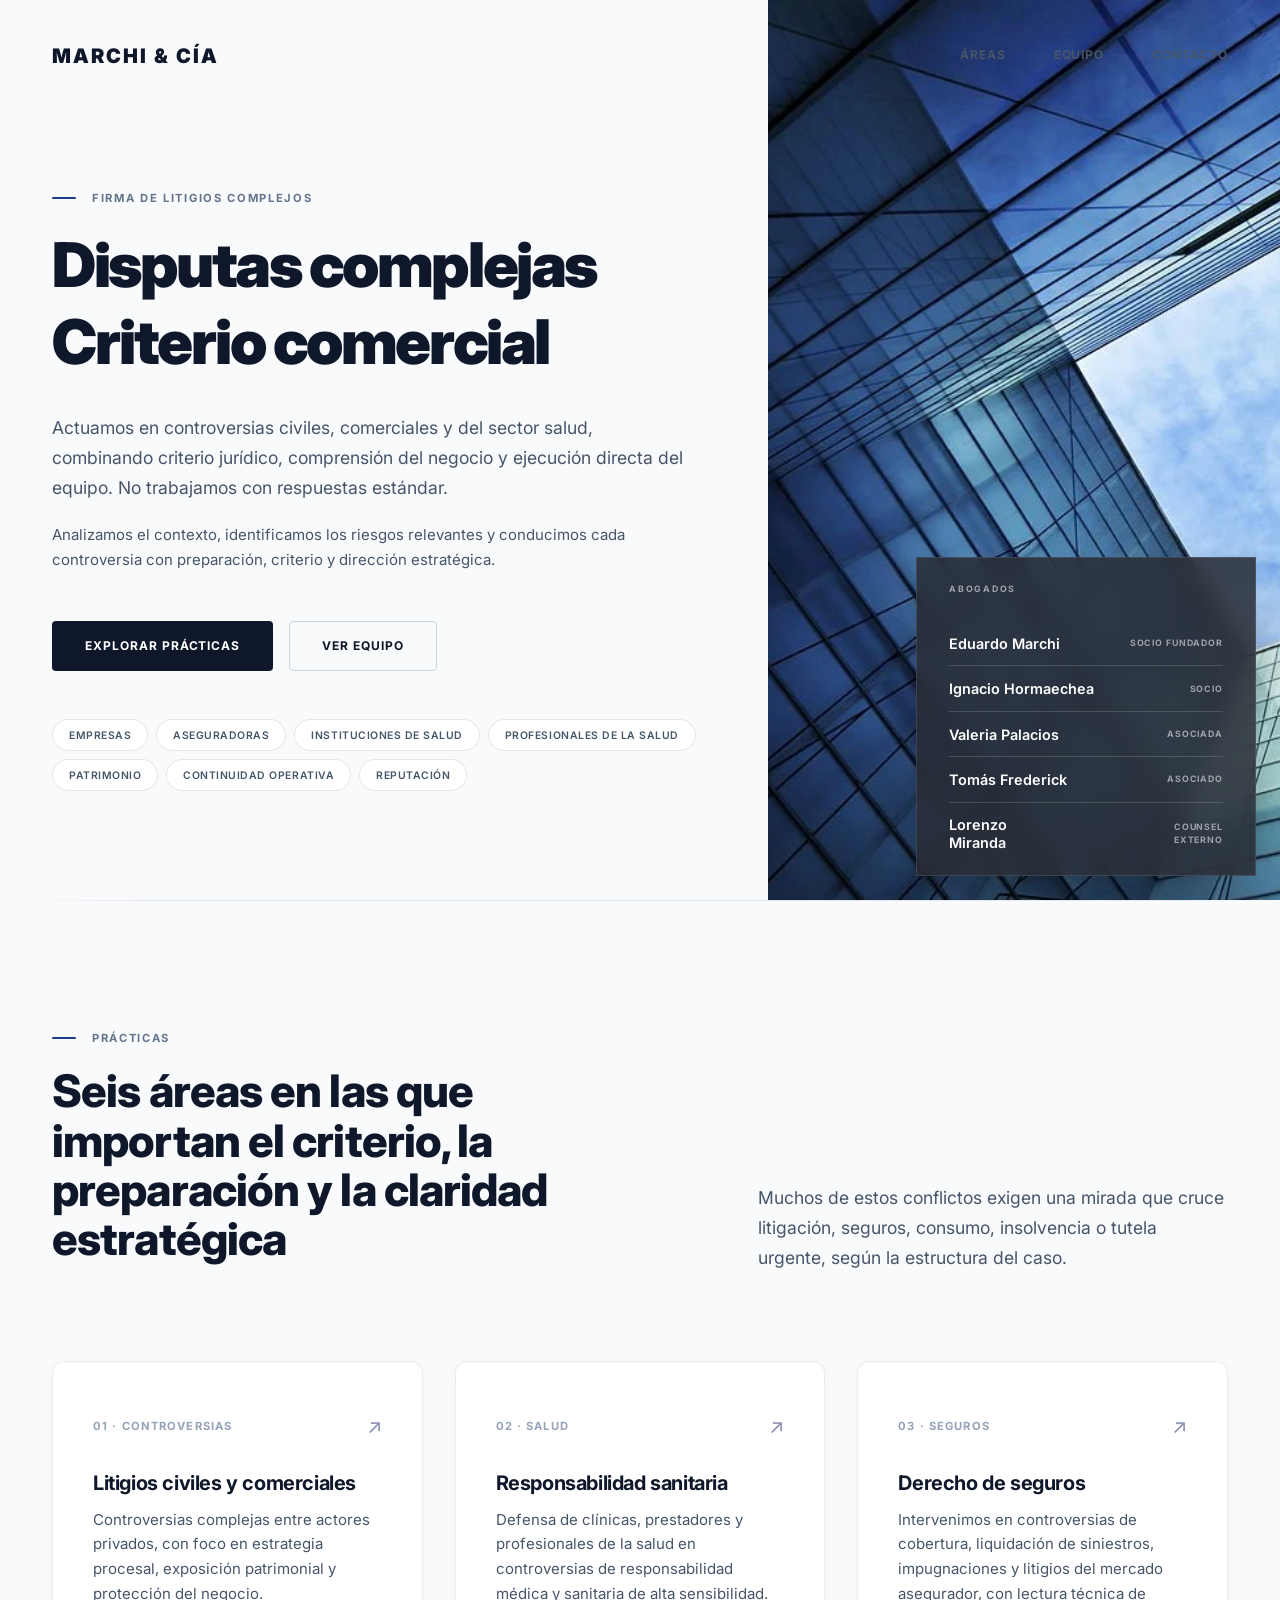
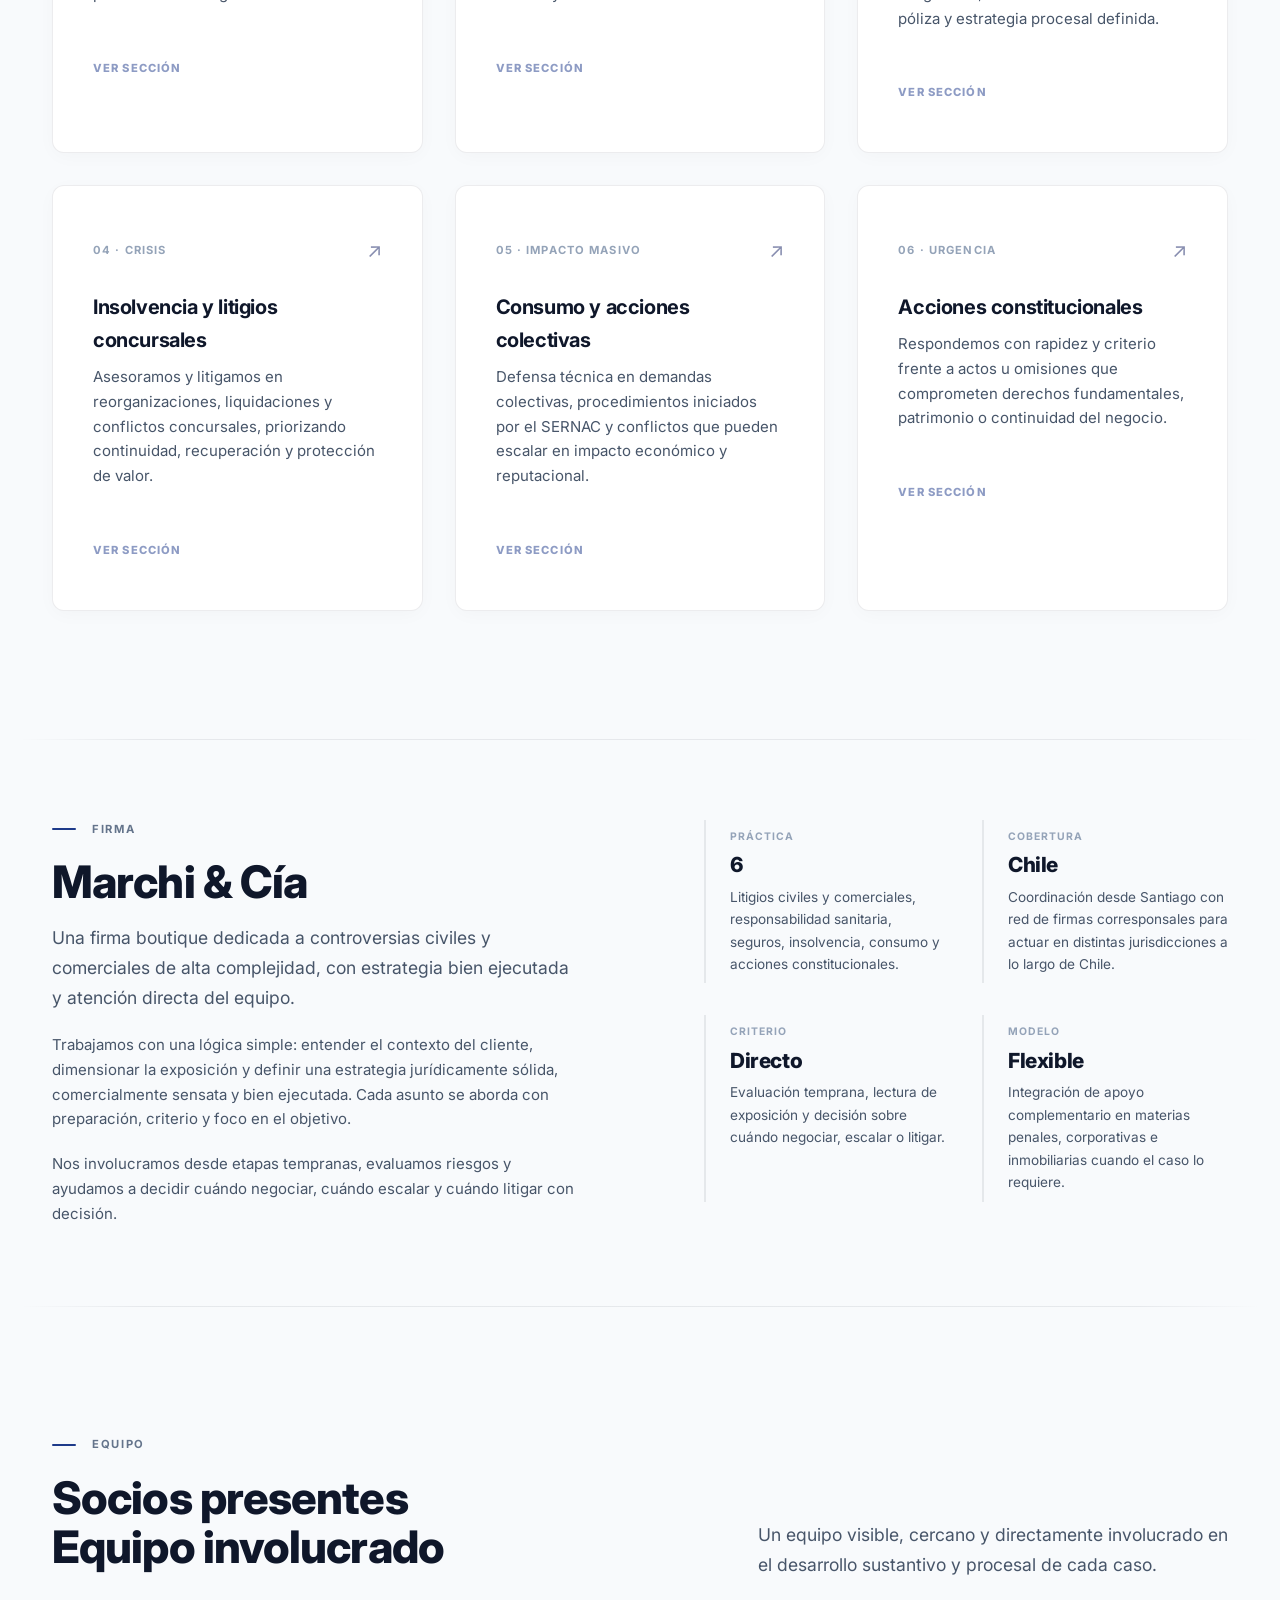
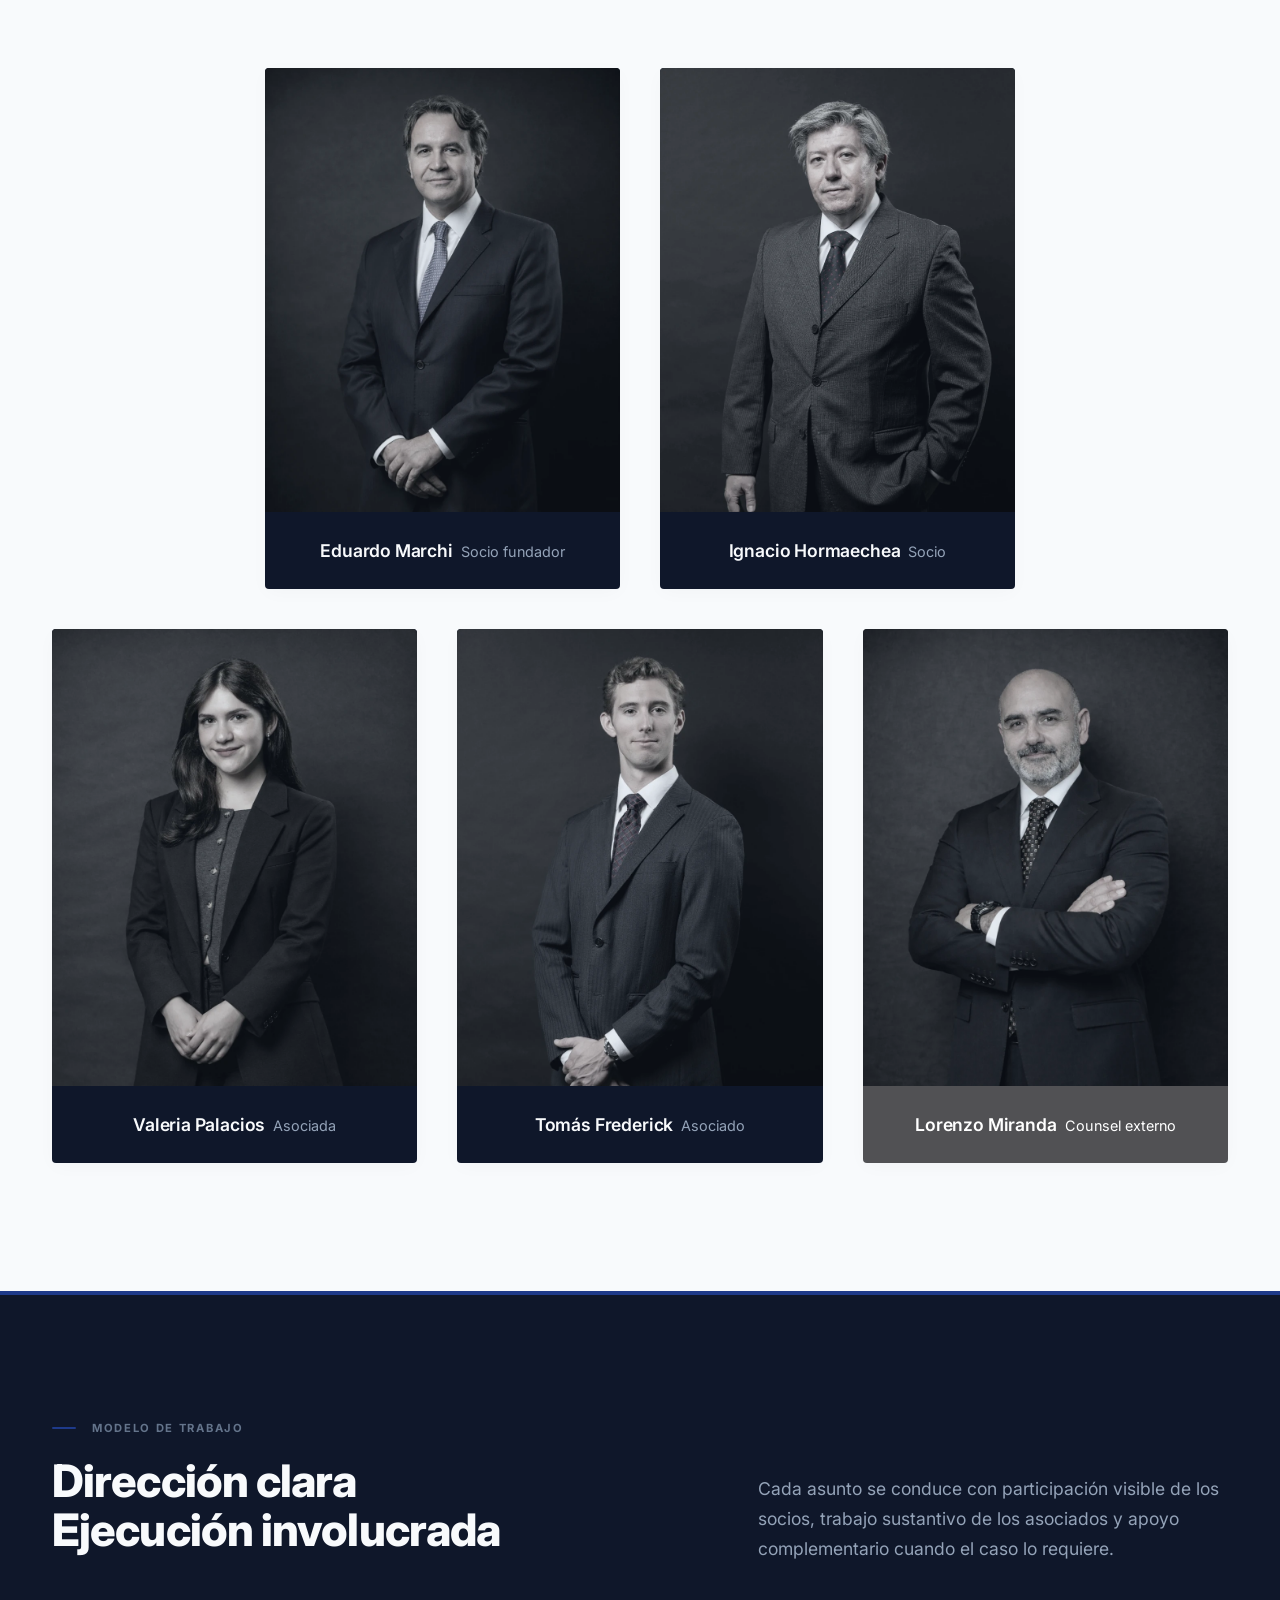
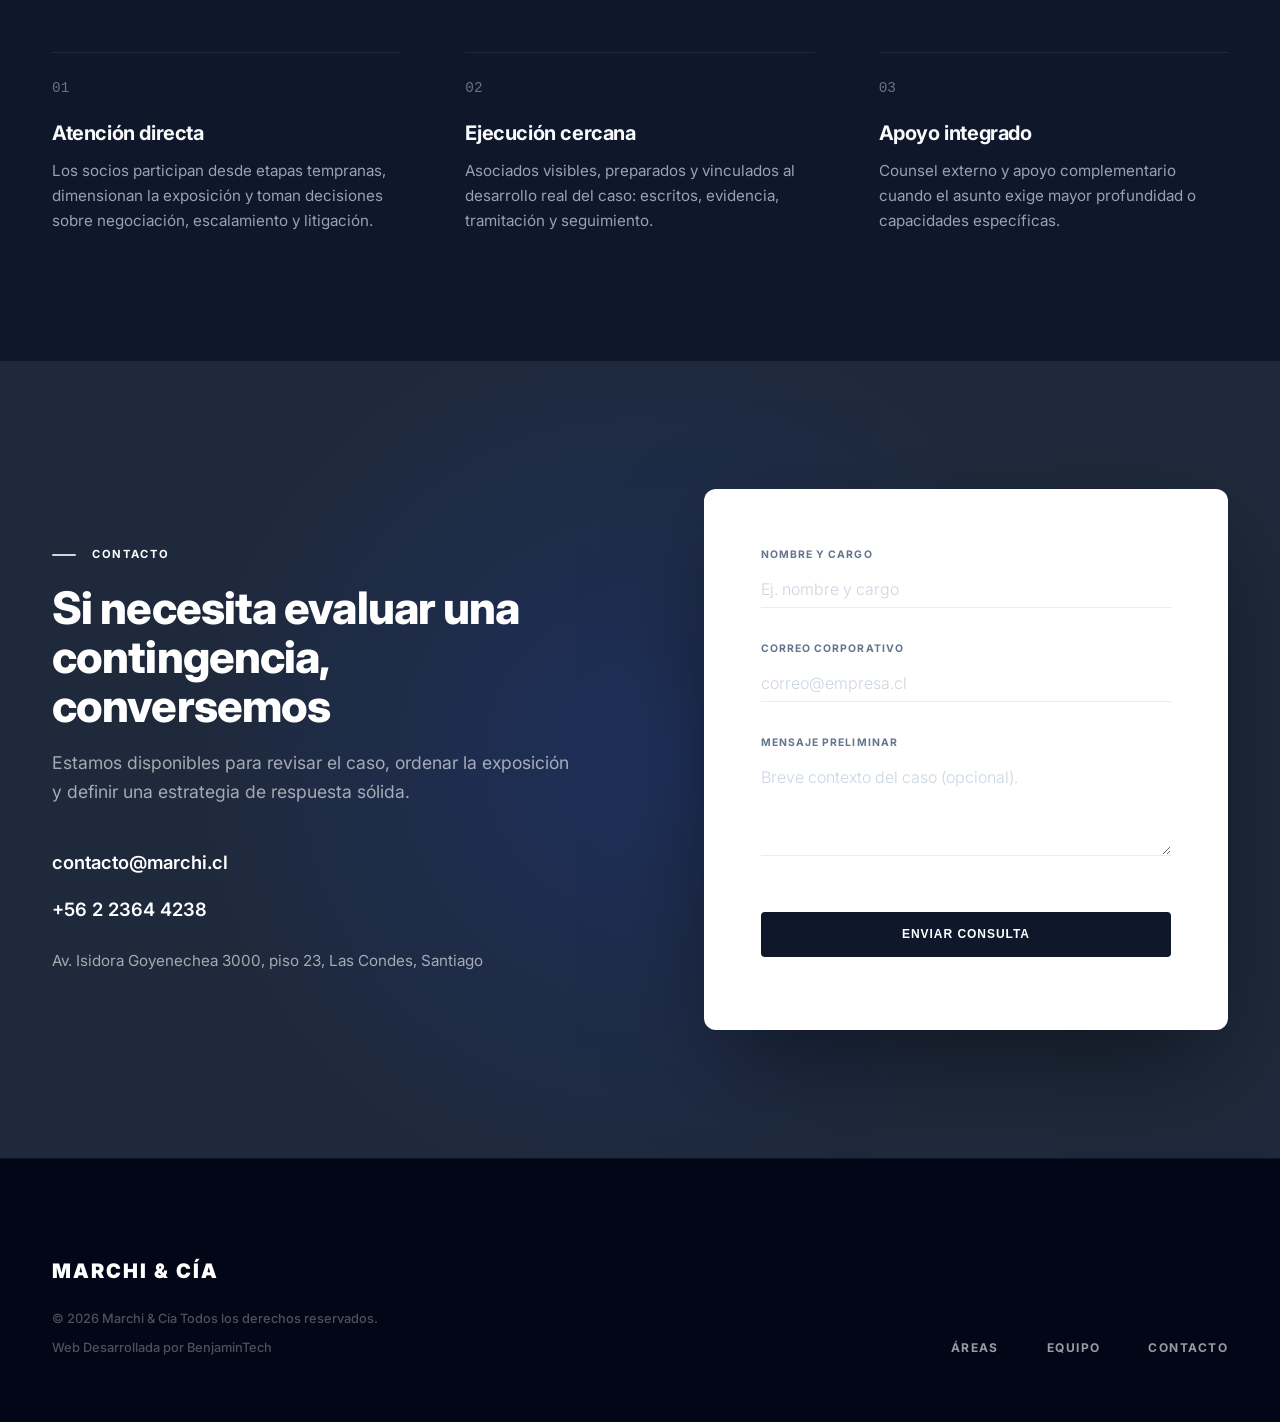
<file: inicio.html>
<!doctype html>
<html lang="es">
<head>
  <meta charset="utf-8">
  <meta name="viewport" content="width=device-width, initial-scale=1">
  <title>Marchi & Cía — Firma de litigios complejos</title>
  <meta name="description" content="Marchi & Cía es una firma boutique dedicada a controversias civiles y comerciales de alta complejidad.">
  <meta name="theme-color" content="#f8fafc">
  
  <!-- Fuentes -->
  <link rel="preconnect" href="https://fonts.googleapis.com">
  <link rel="preconnect" href="https://fonts.gstatic.com" crossorigin>
  <link href="https://fonts.googleapis.com/css2?family=Inter:wght@300;400;500;600;700;800;900&display=swap" rel="stylesheet">
  
  <style>
    /* ==========================================================================
       MARCHI & CÍA - HIGH-END BOUTIQUE LAW FIRM STYLES
       ========================================================================== */
    
    :root {
      --color-bg-body: #f8fafc; 
      --color-bg-card: #ffffff;
      --color-bg-dark: #0f172a; 
      --color-bg-darker: #020617; 
      --color-steel-blue: #1e293b; 
      
      --color-text-main: #0f172a;
      --color-text-muted: #475569; 
      --color-text-light: #f8fafc;
      
      --color-accent: #1e3a8a; 
      
      --color-border: rgba(15, 23, 42, 0.08);
      --color-border-light: rgba(255, 255, 255, 0.08);
      
      --shadow-sm: 0 4px 20px -2px rgba(0, 0, 0, 0.03);
      --shadow-md: 0 12px 30px -4px rgba(0, 0, 0, 0.06);
      --shadow-lg: 0 24px 50px -12px rgba(0, 0, 0, 0.1);
      --shadow-dark: 0 40px 80px -20px rgba(0, 0, 0, 0.5);
      
      --radius-sm: 4px;
      --radius-md: 12px;
      --radius-lg: 16px;
      
      --container-max: 1240px;
      --transition-smooth: 0.5s cubic-bezier(0.16, 1, 0.3, 1);
    }

    *, *::before, *::after { box-sizing: border-box; margin: 0; padding: 0; }
    ::selection { background-color: var(--color-accent); color: white; }

    body {
      font-family: 'Inter', sans-serif;
      background-color: var(--color-bg-body);
      color: var(--color-text-muted);
      line-height: 1.65;
      font-size: 15px; 
      -webkit-font-smoothing: antialiased;
      -moz-osx-font-smoothing: grayscale;
      overflow-x: hidden;
    }

    img { max-width: 100%; height: auto; display: block; }
    a { text-decoration: none; color: inherit; }

    /* ==========================================================================
       TIPOGRAFÍA DE ALTA COSTURA
       ========================================================================== */
    h1, h2, h3, h4 { color: var(--color-text-main); font-weight: 800; letter-spacing: -0.02em; }
    .dot { color: var(--color-accent); }

    h1 {
      font-size: clamp(2.5rem, 5vw, 3.85rem);
      line-height: 1.25; 
      margin-bottom: 2rem;
      font-weight: 900;
      letter-spacing: -0.04em;
    }
    h2 { font-size: clamp(2rem, 3.5vw, 3rem); line-height: 1.1; margin-bottom: 1rem; }
    h3 { font-size: 1.25rem; margin-bottom: 0.5rem; font-weight: 700; }
    p { margin-bottom: 1.25rem; font-weight: 400; }
    p:last-child { margin-bottom: 0; }
    .lead { font-size: 1.1rem; line-height: 1.7; color: var(--color-text-muted); }

    .eyebrow {
      font-size: 0.7rem; font-weight: 700; letter-spacing: 0.15em; text-transform: uppercase;
      color: #64748b; margin-bottom: 1.25rem; display: flex; align-items: center; gap: 1rem;
    }
    .eyebrow::before { content: ""; width: 24px; height: 2px; background-color: var(--color-accent); border-radius: 2px; }

    .tag-row { display: flex; flex-wrap: wrap; gap: 0.5rem; }
    .tag {
      padding: 0.4rem 1rem; background: var(--color-bg-card); border: 1px solid rgba(15, 23, 42, 0.1);
      border-radius: 99px; font-size: 0.65rem; font-weight: 600; color: var(--color-text-muted);
      text-transform: uppercase; letter-spacing: 0.05em; transition: all 0.3s ease; cursor: default;
    }
    .tag:hover { background: var(--color-bg-dark); color: white; border-color: var(--color-bg-dark); box-shadow: var(--shadow-sm); }
    
    .team-card .tag { background: #ffffff; color: var(--color-accent); border: none; box-shadow: 0 2px 8px rgba(0,0,0,0.05); }
    .team-card .tag:hover { background: rgba(255, 255, 255, 0.2); color: #ffffff; box-shadow: none; }

    .btn {
      display: inline-flex; align-items: center; justify-content: center; padding: 0.9rem 2rem;
      border-radius: var(--radius-sm); font-size: 0.75rem; font-weight: 700; text-transform: uppercase;
      letter-spacing: 0.08em; transition: all var(--transition-smooth); cursor: pointer; border: 1px solid transparent;
    }
    .btn--primary { background-color: var(--color-text-main); color: white; }
    .btn--primary:hover { background-color: var(--color-accent); box-shadow: 0 10px 25px -5px rgba(30, 58, 138, 0.4); }
    .btn--steel { background-color: transparent; border-color: #cbd5e1; color: var(--color-text-main); }
    .btn--steel:hover { background-color: white; border-color: var(--color-text-main); box-shadow: var(--shadow-sm); }

    /* ==========================================================================
       LAYOUT GLOBAL
       ========================================================================== */
    .container { width: 100%; max-width: var(--container-max); margin: 0 auto; padding: 0 2rem; }
    .section-divider {
      width: 100%; max-width: var(--container-max); margin: 0 auto; height: 1px;
      background: linear-gradient(to right, transparent, var(--color-border) 10%, var(--color-border) 90%, transparent);
    }
    .section { padding: 8rem 0; }
    .section--tight { padding: 5rem 0; }
    .section-header { display: flex; flex-direction: column; gap: 1.5rem; margin-bottom: 5rem; }
    @media (min-width: 992px) {
      .section-header { flex-direction: row; justify-content: space-between; align-items: flex-end; }
      .section-header > div { max-width: 50%; }
      .section-header > p { max-width: 40%; margin-bottom: 0.5rem; }
    }

    /* HEADER */
    .site-header {
      padding: 2.5rem 0; position: fixed; top: 0; left: 0; width: 100%; z-index: 1000;
      transition: all var(--transition-smooth); background-color: transparent;
    }
    .site-header.scrolled {
      padding: 1.25rem 0; background-color: rgba(248, 250, 252, 0.9); 
      backdrop-filter: blur(16px); -webkit-backdrop-filter: blur(16px);
      border-bottom: 1px solid rgba(15, 23, 42, 0.05); box-shadow: 0 4px 30px rgba(0, 0, 0, 0.03);
    }
    .header-inner { display: flex; justify-content: space-between; align-items: center; }
    .brand { font-size: 1.25rem; font-weight: 900; color: var(--color-text-main); text-transform: uppercase; letter-spacing: 0.1em; transition: color 0.3s; }
    .site-nav { display: flex; gap: 3rem; }
    .site-nav a { 
      font-size: 0.75rem; font-weight: 700; color: var(--color-text-muted); 
      text-transform: uppercase; letter-spacing: 0.08em; transition: all 0.3s ease; 
      position: relative; padding-bottom: 0.25rem;
    }
    .site-nav a:hover, .site-nav a.is-active { color: var(--color-text-main); }
    .site-nav a::after { content: ''; position: absolute; width: 0; height: 2px; bottom: 0; left: 0; background-color: var(--color-accent); transition: width 0.3s ease; }
    .site-nav a:hover::after, .site-nav a.is-active::after { width: 100%; }
    .nav-toggle { display: none; background: none; border: none; font-size: 1.5rem; cursor: pointer; color: var(--color-text-main); }

    /* ==========================================================================
       HERO SECTION
       ========================================================================== */
    .hero { 
      padding: 10rem 0 5rem; 
      position: relative;
      background-color: var(--color-bg-body);
      display: flex;
      align-items: center;
      min-height: 100vh;
    }
    .hero-container {
      position: relative;
      z-index: 2;
      width: 100%;
    }
    .hero-content {
      max-width: 55%; 
    }
    .hero-actions { display: flex; gap: 1rem; margin: 3rem 0; flex-wrap: wrap; }

    /* ==========================================================================
       ESTILOS DEL NUEVO RECUADRO DE IMAGEN Y EQUIPO
       ========================================================================== */
    .hero-image-wrapper {
      position: absolute;
      top: 0;
      right: 0;
      width: 40%;
      height: 100%;
      border-radius: 0;
      box-shadow: none;
      overflow: hidden;
      z-index: 1;
    }
    .hero-bg {
      width: 100%;
      height: 100%;
      object-fit: cover;
      object-position: 30% 100%;
      position: absolute;
      top: 0;
      left: 0;
    }
    .hero-team-box {
      position: absolute;
      bottom: 1.5rem;
      right: 01.5rem;
      background-color: rgba(40, 44, 52, 0.85);
      backdrop-filter: blur(12px);
      -webkit-backdrop-filter: blur(12px);
      padding: 1.5rem 2rem;
      width: 100%;
      max-width: 340px;
      border-radius: 0;
      box-shadow: var(--shadow-dark);
      border: 1px solid rgba(255, 255, 255, 0.1);
    }
    .hero-team-box-title {
      font-size: 0.55rem;
      font-weight: 700;
      letter-spacing: 0.2em;
      text-transform: uppercase;
      color: #a1a1aa;
      margin-bottom: 1.5rem;
    }
    .hero-team-item {
      display: flex;
      justify-content: space-between;
      align-items: center;
      padding: 0.85rem 0;
      border-bottom: 1px solid rgba(255, 255, 255, 0.15);
    }
    .hero-team-item:last-child {
      border-bottom: none;
      padding-bottom: 0;
    }
    .hero-team-item-name {
      color: #ffffff;
      font-size: 0.9rem;
      font-weight: 600;
      line-height: 1.2;
    }
    .hero-team-item-role {
      color: #a1a1aa;
      font-size: 0.55rem;
      font-weight: 700;
      text-transform: uppercase;
      letter-spacing: 0.1em;
      text-align: right;
      line-height: 1.4;
    }

    /* ==========================================================================
       SECCIÓN ÁREAS
       ========================================================================== */
    .area-grid { display: grid; grid-template-columns: repeat(auto-fill, minmax(320px, 1fr)); gap: 2rem; }
    @media (min-width: 992px) { .area-grid { grid-template-columns: repeat(3, 1fr); } }
    
    .area-card {
      background: var(--color-bg-card); border-radius: var(--radius-md); padding: 3rem 2.5rem;
      display: flex; flex-direction: column; box-shadow: var(--shadow-sm); transition: var(--transition-smooth);
      border: 1px solid var(--color-border); position: relative; overflow: hidden;
    }
    .area-card::before { content: ''; position: absolute; top: 0; left: 0; width: 100%; height: 3px; background: var(--color-accent); transform: scaleX(0); transform-origin: left; transition: transform var(--transition-smooth); }
    .area-card:hover { transform: translateY(-8px); box-shadow: var(--shadow-lg); border-color: transparent; }
    .area-card:hover::before { transform: scaleX(1); }
    .area-card-header { display: flex; justify-content: space-between; align-items: center; margin-bottom: 1.5rem; }
    .area-card-number { font-size: 0.7rem; font-weight: 700; letter-spacing: 0.1em; text-transform: uppercase; color: #94a3b8; transition: color 0.3s; }
    .area-card:hover .area-card-number { color: var(--color-text-main); }
    .area-card-arrow { font-size: 1.25rem; color: #888eb0; transition: var(--transition-smooth); }
    .area-card:hover .area-card-arrow { color: var(--color-accent); transform: translate(4px, -4px); }
    .area-card-content { flex-grow: 1; }
    .area-card-link { margin-top: 2rem; font-size: 0.7rem; font-weight: 800; text-transform: uppercase; letter-spacing: 0.1em; color: var(--color-accent); opacity: 0.5; transition: var(--transition-smooth); display: inline-flex; align-items: center; gap: 0.5rem; }
    .area-card:hover .area-card-link { opacity: 1; transform: translateX(4px); }

    /* ==========================================================================
       SECCIÓN FIRMA (Métricas)
       ========================================================================== */
    .firm-grid { display: grid; grid-template-columns: 1fr; gap: 4rem; align-items: start; }
    @media (min-width: 992px) { .firm-grid { grid-template-columns: 1fr 1fr; gap: 8rem; } }
    .metrics-grid { display: grid; grid-template-columns: repeat(2, 1fr); gap: 2rem; }
    .metric-card { background: transparent; border-left: 2px solid var(--color-border); padding: 0.5rem 0 0.5rem 1.5rem; transition: var(--transition-smooth); }
    .metric-card:hover { border-left-color: var(--color-accent); }
    .metric-card strong { display: block; font-size: 1.3rem; font-weight: 800; line-height: 1.2; color: var(--color-text-main); margin: 0.25rem 0 0.5rem 0; letter-spacing: -0.02em; }
    .metric-label { font-size: 0.65rem; font-weight: 700; text-transform: uppercase; letter-spacing: 0.1em; color: #94a3b8; display: block; margin-bottom: 0.5rem;}

    /* ==========================================================================
       SECCIÓN EQUIPO
       ========================================================================== */
    .team-grid-top { display: grid; grid-template-columns: repeat(auto-fill, minmax(280px, 1fr)); gap: 2.5rem; margin-bottom: 2.5rem; align-items: start; }
    @media (min-width: 992px) { .team-grid-top { grid-template-columns: repeat(2, 1fr); max-width: 750px; margin-left: auto; margin-right: auto; } }
    .team-grid-bottom { display: grid; grid-template-columns: repeat(auto-fill, minmax(280px, 1fr)); gap: 2.5rem; align-items: start; }
    @media (min-width: 992px) { .team-grid-bottom { grid-template-columns: repeat(3, 1fr); } }

    .team-card { background-color: var(--color-bg-dark); border-radius: var(--radius-sm); overflow: hidden; box-shadow: var(--shadow-sm); transition: var(--transition-smooth); display: flex; flex-direction: column; }
    .team-card:hover { transform: translateY(-8px); box-shadow: var(--shadow-lg); }
    .team-photo-wrapper { width: 100%; aspect-ratio: 4/5; overflow: hidden; background-color: #e2e8f0; position: relative; }
    .team-photo { width: 100%; height: 100%; object-fit: cover; transition: transform 0.8s cubic-bezier(0.16, 1, 0.3, 1); }
    .team-card:hover .team-photo { transform: scale(1.05); }
    .team-info { padding: 1.5rem; text-align: center; }
    .team-info-name { display: inline-block; color: var(--color-text-light); font-size: 1.1rem; font-weight: 600; margin: 0; letter-spacing: -0.01em;}
    .team-info-role { display: inline-block; color: #94a3b8; font-size: 0.9rem; font-weight: 400; margin-left: 0.25rem;}
    .team-description-wrapper { display: grid; grid-template-rows: 0fr; transition: grid-template-rows 0.5s cubic-bezier(0.16, 1, 0.3, 1); }
    .team-card:hover .team-description-wrapper { grid-template-rows: 1fr; }
    .team-description-inner { overflow: hidden; opacity: 0; transition: opacity 0.5s ease; text-align: left; }
    .team-card:hover .team-description-inner { opacity: 1; }
    .team-description-content { padding-top: 1.25rem; margin-top: 1.25rem; border-top: 1px solid rgba(255, 255, 255, 0.08); color: #cbd5e1; font-size: 0.85rem; line-height: 1.6; }
    .team-description-content p { margin-bottom: 0.75rem; }
    .team-description-content p:last-child { margin-bottom: 0; }

    /* ==========================================================================
       SECCIÓN MODELO DE TRABAJO (Fondo Oscuro)
       ========================================================================== */
    .section-dark { background-color: var(--color-bg-dark); color: #94a3b8; padding: 8rem 0; position: relative; }
    .section-dark::before { content: ""; position: absolute; top: 0; left: 0; width: 100%; height: 4px; background: var(--color-accent); }
    .section-dark h2 { color: var(--color-text-light); }
    .section-dark .eyebrow { color: #64748b; }
    .section-dark .eyebrow::before { background-color: var(--color-accent); }
    .pillar-grid { display: grid; grid-template-columns: repeat(auto-fill, minmax(250px, 1fr)); gap: 4rem; margin-top: 5rem; }
    .pillar-card { border-top: 1px solid rgba(255,255,255,0.08); padding-top: 1.5rem; transition: transform 0.3s ease; }
    .pillar-card:hover { transform: translateY(-4px); border-top-color: var(--color-accent); }
    .pillar-number { display: block; font-family: monospace; font-size: 0.9rem; color: #64748b; margin-bottom: 1rem; transition: color 0.3s; }
    .pillar-card:hover .pillar-number { color: var(--color-text-light); }
    .pillar-card h3 { color: var(--color-text-light); font-size: 1.25rem; }

    /* ==========================================================================
       SECCIÓN CONTACTO (Rediseñada con Blur Azul Acero e Inversión)
       ========================================================================== */
    #contacto {
      background-color: var(--color-steel-blue);
      background-image: radial-gradient(circle at 50% 50%, rgba(30, 58, 138, 0.4), transparent 60%);
      color: rgba(255, 255, 255, 0.6); padding: 8rem 0; position: relative; overflow: hidden; transition: background-image 0.2s ease-out;
    }
    #contacto h2, #contacto .eyebrow { color: #ffffff; }
    #contacto .eyebrow::before { background-color: #ffffff; opacity: 0.8; }
    #contacto .lead { color: rgba(255, 255, 255, 0.6); }
    .contact-grid { display: grid; grid-template-columns: 1fr; gap: 4rem; align-items: center; }
    @media (min-width: 992px) { .contact-grid { grid-template-columns: 1fr 1fr; gap: 8rem; } }
    .contact-details { margin-top: 2.5rem; display: flex; flex-direction: column; gap: 1rem; font-size: 1.15rem; font-weight: 600; color: #ffffff; }
    .contact-details a { transition: color 0.2s; position: relative; display: inline-block; width: fit-content; }
    .contact-details a::after { content: ''; position: absolute; width: 0; height: 2px; bottom: 0px; left: 0; background-color: #ffffff; transition: width 0.3s ease; }
    .contact-details a:hover { color: #ffffff; opacity: 0.8; }
    .contact-details a:hover::after { width: 100%; }
    .form-card { background: var(--color-bg-card); border-radius: var(--radius-md); padding: 3.5rem; box-shadow: 0 40px 100px -20px rgba(0, 0, 0, 0.5); border: 1px solid rgba(255, 255, 255, 0.05); }
    .form-group { margin-bottom: 2rem; position: relative; }
    .form-label { display: block; font-size: 0.65rem; font-weight: 700; text-transform: uppercase; margin-bottom: 0.5rem; color: #64748b; letter-spacing: 0.1em; transition: color 0.3s;}
    .form-input { width: 100%; padding: 0.5rem 0; border: none; border-bottom: 1px solid var(--color-border); background: transparent; font-family: inherit; font-size: 1rem; color: var(--color-text-main); transition: all 0.3s ease; }
    .form-input::placeholder { color: #cbd5e1; font-weight: 300; }
    .form-input:focus { outline: none; border-bottom-color: var(--color-accent); }
    .form-input:focus + .form-label, .form-group:focus-within .form-label { color: var(--color-accent); }

    /* ==========================================================================
       FOOTER INVERTIDO (Oscuro)
       ========================================================================== */
    .site-footer { background: var(--color-bg-darker); padding: 6rem 0 4rem; border-top: 1px solid rgba(255, 255, 255, 0.05); color: rgba(255, 255, 255, 0.4); }
    .footer-inner { display: flex; flex-direction: column; gap: 3rem; }
    @media (min-width: 768px) { .footer-inner { flex-direction: row; justify-content: space-between; align-items: flex-end; } }
    .footer-brand { font-size: 1.25rem; font-weight: 900; text-transform: uppercase; letter-spacing: 0.1em; margin-bottom: 0.75rem; color: #ffffff; display: inline-block; }
    .footer-links { display: flex; flex-wrap: wrap; gap: 3rem; }
    .footer-links a { font-size: 0.75rem; font-weight: 700; text-transform: uppercase; color: rgba(255, 255, 255, 0.6); letter-spacing: 0.12em; transition: all 0.3s ease; position: relative;}
    .footer-links a:hover { color: #ffffff; transform: translateY(-2px); }
    .copyright-text { font-size: 0.8rem; font-weight: 500; color: rgba(255, 255, 255, 0.3); margin-top: 0.5rem; }

    /* ==========================================================================
       ANIMACIONES DE ENTRADA AL SCROLL
       ========================================================================== */
    .fade-in-up { opacity: 0; transform: translateY(30px); transition: opacity 0.8s ease, transform 0.8s cubic-bezier(0.16, 1, 0.3, 1); }
    .fade-in-up.is-visible { opacity: 1; transform: translateY(0); }

    /* ==========================================================================
       MOBILE RESPONSIVE
       ========================================================================== */
    @media (max-width: 992px) {
      h1 { font-size: 2.2rem !important; line-height: 1.15 !important; }
      h2 { font-size: 1.75rem !important; line-height: 1.2 !important; }
      .lead { font-size: 1rem !important; }
      .section { padding: 4rem 0 !important; }
      .section--tight { padding: 3rem 0 !important; }
      .container { padding: 0 1.5rem !important; }
      .section-header { flex-direction: column !important; align-items: flex-start !important; gap: 1rem !important; margin-bottom: 3rem !important; }
      .section-header > div, .section-header > p { max-width: 100% !important; }
      .nav-toggle { display: block !important; }
      .site-nav {
        display: none; flex-direction: column; position: absolute; top: 100%; left: 0; width: 100%;
        background-color: #ffffff; padding: 1.5rem; box-shadow: 0 10px 25px rgba(0,0,0,0.1); gap: 1.5rem !important; border-top: 1px solid #e2e8f0;
      }
      .site-nav.is-active-mobile { display: flex !important; }
      .site-nav a { width: 100%; text-align: left; padding: 0.5rem 0; }
      .hero { padding: 9rem 0 4rem; min-height: auto; display: block; }
      .hero-content { max-width: 100%; }
      .hero-image-wrapper { position: relative; width: 100%; height: 600px; margin-top: 3rem; border-radius: var(--radius-md); }
      .hero-team-box { bottom: 1.5rem; right: 1.5rem; width: calc(100% - 3rem); max-width: none; padding: 1.5rem 2rem; }
      .firm-grid, .contact-grid, .team-grid-top, .team-grid-bottom, .area-grid, .pillar-grid, .metrics-grid { grid-template-columns: 1fr !important; gap: 2.5rem !important; }
      .hero-panel { margin-left: 0; max-width: 100%; margin-top: 1rem; }
      .hero-actions { flex-direction: column; width: 100%; }
      .hero-actions .btn { width: 100%; text-align: center; }
      .footer-inner { flex-direction: column !important; text-align: center; align-items: center !important;}
      .footer-links { justify-content: center !important; }
      .form-card { padding: 2rem !important; }
      .hero-panel-card { padding: 1.5rem !important; }
    }

    /* ==========================================================================
       MEJORAS PREMIUM AÑADIDAS (NUEVAS Y PREVIAS)
       ========================================================================== */
    
    /* Barra de progreso de lectura */
    .scroll-progress { position: fixed; top: 0; left: 0; width: 0%; height: 3px; background: var(--color-accent); z-index: 1001; transition: width 0.1s; }

  </style>
</head>
<body>

  <!-- ELEMENTOS PREMIUM -->
  <div class="scroll-progress"></div>

  <!-- CABECERA -->
  <header class="site-header" id="main-header">
    <div class="container header-inner">
      <a href="index.html" class="brand">Marchi & Cía<span class="dot"></span></a>
      <button class="nav-toggle" aria-label="Abrir menú">☰</button>
      <nav class="site-nav">
        <a href="#areas">Áreas</a>
        <a href="equipo.html">Equipo</a>
        <a href="#contacto">Contacto</a>
      </nav>
    </div>
  </header>

  <main>
    <!-- HERO SECTION -->
    <section class="hero fade-in-up">
      
      <div class="hero-image-wrapper fade-in-up is-visible" style="transition-delay: 0.2s;">
        <img src="assets/images/Prubb.webp" alt="Fondo Hero" class="hero-bg">
        <div class="hero-team-box">
          <div class="hero-team-box-title">ABOGADOS</div>
          <div class="hero-team-list">
            <div class="hero-team-item">
              <span class="hero-team-item-name">Eduardo Marchi</span>
              <span class="hero-team-item-role">Socio fundador</span>
            </div>
            <div class="hero-team-item">
              <span class="hero-team-item-name">Ignacio Hormaechea</span>
              <span class="hero-team-item-role">Socio</span>
            </div>
            <div class="hero-team-item">
              <span class="hero-team-item-name">Valeria Palacios</span>
              <span class="hero-team-item-role">Asociada</span>
            </div>
            <div class="hero-team-item">
              <span class="hero-team-item-name">Tomás Frederick</span>
              <span class="hero-team-item-role">Asociado</span>
            </div>
            <div class="hero-team-item">
              <span class="hero-team-item-name">Lorenzo<br>Miranda</span>
              <span class="hero-team-item-role">Counsel<br>externo</span>
            </div>
          </div>
        </div>
      </div>

      <div class="container hero-container">
        <div class="hero-content">
          <div class="eyebrow">Firma de litigios complejos</div>
          <h1><span style="white-space: nowrap;">Disputas complejas</span><br>Criterio comercial</h1>
          <p class="lead">Actuamos en controversias civiles, comerciales y del sector salud, combinando criterio jurídico, comprensión del negocio y ejecución directa del equipo.
No trabajamos con respuestas estándar. </p>
          <p>Analizamos el contexto, identificamos los riesgos relevantes y conducimos cada controversia con preparación, criterio y dirección estratégica.</p>
          
          <div class="hero-actions">
            <a href="ExtensionAreas.html" class="btn btn--primary">Explorar prácticas</a>
            <a href="equipo.html" class="btn btn--steel">Ver equipo</a>
          </div>
          
          <div class="tag-row">
            <span class="tag">Empresas</span>
            <span class="tag">Aseguradoras</span>
            <span class="tag">Instituciones de salud</span>
            <span class="tag">Profesionales de la salud</span>
            <span class="tag">Patrimonio</span>
            <span class="tag">Continuidad operativa</span>
            <span class="tag">Reputación</span>
          </div>
        </div>
      </div>
    </section>

    <!-- DIVISOR SUTIL -->
    <div class="section-divider fade-in-up"></div>

    <!-- ÁREAS SECTION -->
    <section class="section" id="areas">
      <div class="container">
        <div class="section-header fade-in-up">
          <div>
            <div class="eyebrow">Prácticas</div>
            <h2>Seis áreas en las que importan el criterio, la preparación y la claridad estratégica<span class="dot"></span></h2>
          </div>
          <p class="lead">Muchos de estos conflictos exigen una mirada que cruce litigación, seguros, consumo, insolvencia o tutela urgente, según la estructura del caso.</p>
        </div>
        
        <div class="area-grid">
          <a href="litigios-civiles-comerciales.html" class="area-card fade-in-up">
            <div class="area-card-header">
              <span class="area-card-number">01 · Controversias</span>
              <span class="area-card-arrow">↗</span>
            </div>
            <div class="area-card-content">
              <h3>Litigios civiles y comerciales</h3>
              <p>Controversias complejas entre actores privados, con foco en estrategia procesal, exposición patrimonial y protección del negocio.</p>
              <span class="area-card-link">Ver sección</span>
            </div>
          </a>
          
          <a href="responsabilidad-sanitaria.html" class="area-card fade-in-up" style="transition-delay: 0.1s;">
            <div class="area-card-header">
              <span class="area-card-number">02 · Salud</span>
              <span class="area-card-arrow">↗</span>
            </div>
            <div class="area-card-content">
              <h3>Responsabilidad sanitaria</h3>
              <p>Defensa de clínicas, prestadores y profesionales de la salud en controversias de responsabilidad médica y sanitaria de alta sensibilidad.</p>
              <span class="area-card-link">Ver sección</span>
            </div>
          </a>

          <a href="derecho-seguros.html" class="area-card fade-in-up" style="transition-delay: 0.2s;">
            <div class="area-card-header">
              <span class="area-card-number">03 · Seguros</span>
              <span class="area-card-arrow">↗</span>
            </div>
            <div class="area-card-content">
              <h3>Derecho de seguros</h3>
              <p>Intervenimos en controversias de cobertura, liquidación de siniestros, impugnaciones y litigios del mercado asegurador, con lectura técnica de póliza y estrategia procesal definida.</p>
              <span class="area-card-link">Ver sección</span>
            </div>
          </a>

          <a href="insolvencia-reorganizacion.html" class="area-card fade-in-up" style="transition-delay: 0.3s;">
            <div class="area-card-header">
              <span class="area-card-number">04 · Crisis</span>
              <span class="area-card-arrow">↗</span>
            </div>
            <div class="area-card-content">
              <h3>Insolvencia y litigios concursales</h3>
              <p>Asesoramos y litigamos en reorganizaciones, liquidaciones y conflictos concursales, priorizando continuidad, recuperación y protección de valor.</p>
              <span class="area-card-link">Ver sección</span>
            </div>
          </a>

          <a href="consumo-acciones-colectivas.html" class="area-card fade-in-up" style="transition-delay: 0.4s;">
            <div class="area-card-header">
              <span class="area-card-number">05 · Impacto masivo</span>
              <span class="area-card-arrow">↗</span>
            </div>
            <div class="area-card-content">
              <h3>Consumo y acciones colectivas</h3>
              <p>Defensa técnica en demandas colectivas, procedimientos iniciados por el SERNAC y conflictos que pueden escalar en impacto económico y reputacional.</p>
              <span class="area-card-link">Ver sección</span>
            </div>
          </a>

          <a href="acciones-constitucionales.html" class="area-card fade-in-up" style="transition-delay: 0.5s;">
            <div class="area-card-header">
              <span class="area-card-number">06 · Urgencia</span>
              <span class="area-card-arrow">↗</span>
            </div>
            <div class="area-card-content">
              <h3>Acciones constitucionales</h3>
              <p>Respondemos con rapidez y criterio frente a actos u omisiones que comprometen derechos fundamentales, patrimonio o continuidad del negocio.</p>
              <span class="area-card-link">Ver sección</span>
            </div>
          </a>
        </div>
      </div>
    </section>

    <!-- DIVISOR SUTIL -->
    <div class="section-divider fade-in-up"></div>

    <!-- FIRMA SECTION -->
    <section class="section section--tight fade-in-up">
      <div class="container firm-grid">
        <div>
          <div class="eyebrow">Firma</div>
          <h2>Marchi & Cía<span class="dot"></span></h2>
          <p class="lead">Una firma boutique dedicada a controversias civiles y comerciales de alta complejidad, con estrategia bien ejecutada y atención directa del equipo.</p>
          <p>Trabajamos con una lógica simple: entender el contexto del cliente, dimensionar la exposición y definir una estrategia jurídicamente sólida, comercialmente sensata y bien ejecutada. Cada asunto se aborda con preparación, criterio y foco en el objetivo.</p>
        <p>Nos involucramos desde etapas tempranas, evaluamos riesgos y ayudamos a decidir cuándo negociar, cuándo escalar y cuándo litigar con decisión.</p>
        </div>
        
        <div class="metrics-grid">
          <div class="metric-card">
            <span class="metric-label">Práctica</span>
            <strong>6</strong>
            <p style="font-size:0.85rem;">Litigios civiles y comerciales, responsabilidad sanitaria, seguros, insolvencia, consumo y acciones constitucionales.</p>
          </div>
          <div class="metric-card">
            <span class="metric-label">Cobertura</span>
            <strong>Chile</strong>
            <p style="font-size:0.85rem;">Coordinación desde Santiago con red de firmas corresponsales para actuar en distintas jurisdicciones a lo largo de Chile.</p>
          </div>
          <div class="metric-card">
            <span class="metric-label">Criterio</span>
            <strong>Directo</strong>
            <p style="font-size:0.85rem;">Evaluación temprana, lectura de exposición y decisión sobre cuándo negociar, escalar o litigar.</p>
          </div>
          <div class="metric-card">
            <span class="metric-label">Modelo</span>
            <strong>Flexible</strong>
            <p style="font-size:0.85rem;">Integración de apoyo complementario en materias penales, corporativas e inmobiliarias cuando el caso lo requiere.</p>
          </div>
        </div>
      </div>
    </section>

    <!-- DIVISOR SUTIL -->
    <div class="section-divider fade-in-up"></div>

    <!-- EQUIPO SECTION -->
    <section class="section" id="equipo">
      <div class="container">
        <div class="section-header fade-in-up">
          <div>
            <div class="eyebrow">Equipo</div>
            <h2>Socios presentes<span class="dot"></span><br>Equipo involucrado<span class="dot"></span></h2>
          </div>
          <p class="lead">Un equipo visible, cercano y directamente involucrado en el desarrollo sustantivo y procesal de cada caso.</p>
        </div>
        
        <!-- Fila Superior: Socios -->
        <div class="team-grid-top">
          <!-- Miembro 1 -->
          <div class="team-card fade-in-up">
            <div class="team-photo-wrapper">
              <img src="assets/images/eduardo-marchi.webp" alt="Eduardo Marchi" class="team-photo">
            </div>
            <div class="team-info">
              <h3 class="team-info-name">Eduardo Marchi</h3>
              <span class="team-info-role">Socio fundador</span>
              <div class="team-description-wrapper">
                <div class="team-description-inner">
                  <div class="team-description-content">
                    <p>Eduardo Marchi lidera la práctica de litigios y resolución de controversias de la firma. Ha representado a empresas nacionales e internacionales en litigios y arbitrajes complejos.</p>
                    <div class="tag-row" style="margin-top: 1rem; justify-content: center;">
                      <span class="tag">Litigios complejos</span>
                      <span class="tag">Seguros</span>
                      <span class="tag">Consumo</span>
                      <span class="tag">Insolvencia</span>
                    </div>
                  </div>
                </div>
              </div>
            </div>
          </div>
          
          <!-- Miembro 2 -->
          <div class="team-card fade-in-up" style="transition-delay: 0.1s;">
            <div class="team-photo-wrapper">
              <img src="assets/images/ignacio-hormaechea.webp" alt="Ignacio Hormaechea" class="team-photo">
            </div>
            <div class="team-info">
              <h3 class="team-info-name">Ignacio Hormaechea</h3>
              <span class="team-info-role">Socio</span>
              <div class="team-description-wrapper">
                <div class="team-description-inner">
                  <div class="team-description-content">
                    <p>Ignacio Hormaechea participa directamente en controversias civiles y comerciales, con foco en la evaluación temprana, la definición de estrategia procesal y la conducción coordinada del caso.</p>
                    <div class="tag-row" style="margin-top: 1rem; justify-content: center;">
                      <span class="tag">Estrategia procesal</span>
                      <span class="tag">Atención directa</span>
                      <span class="tag">Coordinación del caso</span>
                    </div>
                  </div>
                </div>
              </div>
            </div>
          </div>
        </div>
        
        <!-- Fila Inferior: Asociados y Counsel -->
        <div class="team-grid-bottom">
          <!-- Miembro 3 -->
          <div class="team-card fade-in-up" style="transition-delay: 0.2s;">
            <div class="team-photo-wrapper">
              <img src="assets/images/valeria-palacios.webp" alt="Valeria Palacios" class="team-photo">
            </div>
            <div class="team-info">
              <h3 class="team-info-name">Valeria Palacios</h3>
              <span class="team-info-role">Asociada</span>
              <div class="team-description-wrapper">
                <div class="team-description-inner">
                  <div class="team-description-content">
                    <p>Valeria Palacios concentra su trabajo en investigación jurídica, preparación de escritos, orden de antecedentes y coordinación procesal.</p>                    
                    <div class="tag-row" style="margin-top: 1rem; justify-content: center;">
                      <span class="tag">Investigación</span>
                      <span class="tag">Escritos</span>
                      <span class="tag">Seguimiento</span>
                    </div>
                  </div>
                </div>
              </div>
            </div>
          </div>
          
          <!-- Miembro 4 -->
          <div class="team-card fade-in-up" style="transition-delay: 0.3s;">
            <div class="team-photo-wrapper">
              <img src="assets/images/tomas-frederick.webp" alt="Tomás Frederick" class="team-photo">
            </div>
            <div class="team-info">
              <h3 class="team-info-name">Tomás Frederick</h3>
              <span class="team-info-role">Asociado</span>
              <div class="team-description-wrapper">
                <div class="team-description-inner">
                  <div class="team-description-content">
                    <p>Tomás Frederick apoya en tramitación, control de hitos, coordinación de evidencia y soporte a la estrategia del caso.</p>
                    <div class="tag-row" style="margin-top: 1rem; justify-content: center;">
                      <span class="tag">Tramitación</span>
                      <span class="tag">Evidencia</span>
                      <span class="tag">Soporte</span>
                    </div>
                  </div>
                </div>
              </div>
            </div>
          </div>
          
          <!-- Miembro 5 - Lorenzo Miranda (Counsel Externo con color diferenciado Gris Oscuro y texto blanco) -->
          <div class="team-card fade-in-up" style="transition-delay: 0.4s; background-color: #515154;">
            <div class="team-photo-wrapper">
              <img src="assets/images/lorenzo-miranda.webp" alt="Lorenzo Miranda" class="team-photo">
            </div>
            <div class="team-info">
              <h3 class="team-info-name" style="color: #ffffff;">Lorenzo Miranda</h3>
              <span class="team-info-role" style="color: #ffffff;">Counsel externo</span>
              <div class="team-description-wrapper">
                <div class="team-description-inner">
                  <div class="team-description-content">
                    <p>Aporta experiencia específica en materias urbanísticas y regulatorias, integrándose a la estrategia del caso cuando la controversia exige una mirada multidisciplinaria.</p>
                    <div class="tag-row" style="margin-top: 1rem; justify-content: center;">
                      <span class="tag">Seniority</span>
                      <span class="tag">Apoyo selectivo</span>
                      <span class="tag">Especialidad</span>
                    </div>
                  </div>
                </div>
              </div>
            </div>
          </div>
        </div>
      </div>
    </section>

    <!-- MODELO DE TRABAJO SECTION (Oscura) -->
    <section class="section-dark fade-in-up">
      <div class="container">
        <div class="section-header">
          <div>
            <div class="eyebrow">Modelo de trabajo</div>
            <h2>Dirección clara<span class="dot"></span><br>Ejecución involucrada<span class="dot"></span></h2>
          </div>
          <p class="lead" style="color: #94a3b8;">Cada asunto se conduce con participación visible de los socios, trabajo sustantivo de los asociados y apoyo complementario cuando el caso lo requiere.</p>
        </div>
        
        <div class="pillar-grid">
          <div class="pillar-card">
            <span class="pillar-number">01</span>
            <h3>Atención directa</h3>
            <p style="font-size:0.95rem;">Los socios participan desde etapas tempranas, dimensionan la exposición y toman decisiones sobre negociación, escalamiento y litigación.</p>
          </div>
          <div class="pillar-card">
            <span class="pillar-number">02</span>
            <h3>Ejecución cercana</h3>
            <p style="font-size:0.95rem;">Asociados visibles, preparados y vinculados al desarrollo real del caso: escritos, evidencia, tramitación y seguimiento.</p>
          </div>
          <div class="pillar-card">
            <span class="pillar-number">03</span>
            <h3>Apoyo integrado</h3>
            <p style="font-size:0.95rem;">Counsel externo y apoyo complementario cuando el asunto exige mayor profundidad o capacidades específicas.</p>
          </div>
        </div>
      </div>
    </section>

    <!-- CONTACTO SECTION (Rediseñada con Blur Azul Acero e Inversión) -->
    <section class="section" id="contacto">
      <div class="container contact-grid">
        <div class="fade-in-up">
          <div class="eyebrow">Contacto</div>
          <h2>Si necesita evaluar una contingencia, conversemos<span class="dot"></span></h2>
          <p class="lead">Estamos disponibles para revisar el caso, ordenar la exposición y definir una estrategia de respuesta sólida.</p>
          
          <div class="contact-details">
            <a href="mailto:contacto@marchi.cl">contacto@marchi.cl</a>
            <a href="tel:+56223644238">+56 2 2364 4238</a>
            <span style="color: rgba(255, 255, 255, 0.6); font-weight: 400; font-size:0.95rem; margin-top:0.5rem;">Av. Isidora Goyenechea 3000, piso 23, Las Condes, Santiago</span>
          </div>
        </div>
        
        <div class="form-card fade-in-up" style="transition-delay: 0.2s;">
<form action="enviar.php" method="POST">
            
            <div class="form-group">
              <label class="form-label" for="nombre">Nombre y cargo</label>
              <input class="form-input" type="text" id="nombre" name="nombre" placeholder="Ej. nombre y cargo" required>
            </div>
            
            <div class="form-group">
              <label class="form-label" for="email">Correo corporativo</label>
              <input class="form-input" type="email" id="email" name="email" placeholder="correo@empresa.cl" required>
            </div>
            
            <div class="form-group">
              <label class="form-label" for="mensaje">Mensaje preliminar</label>
              <textarea class="form-input" id="mensaje" name="mensaje" rows="4" placeholder="Breve contexto del caso (opcional)." required></textarea>
            </div>
            
            <button type="submit" class="btn btn--primary" style="width: 100%; margin-top: 1rem;">Enviar consulta</button>
            <p style="font-size: 0.65rem; color: #94a3b8; text-align: center; margin-top: 1rem;"></p>
          </form>
        </div>
      </div>
    </section>
  </main>

  <!-- FOOTER INVERTIDO (Oscuro) -->
  <footer class="site-footer">
    <div class="container footer-inner">
      <div>
        <div class="footer-brand">Marchi & Cía<span class="dot"></span></div>
        <div class="copyright-text">© 2026 Marchi & Cía Todos los derechos reservados.</div>
        <div class="copyright-text">Web Desarrollada por BenjaminTech</div>
      </div>
      <div class="footer-links">
        <a href="#areas">Áreas</a>
        <a href="equipo.html">Equipo</a>
        <a href="#contacto">Contacto</a>
      </div>
    </div>
  </footer>

  <!-- SCRIPT PARA ANIMACIONES Y GLASSMORPHISM -->
  <script>
    document.addEventListener("DOMContentLoaded", function() {
      
      // ==========================================================================
      // LÓGICA EXISTENTE
      // ==========================================================================

      // 1. Manejo del Header Glassmorphism al hacer scroll
      const header = document.getElementById('main-header');
      window.addEventListener('scroll', () => {
        if (window.scrollY > 50) {
          header.classList.add('scrolled');
        } else {
          header.classList.remove('scrolled');
        }
      });

      // 2. Observer para revelar elementos suavemente (Fade-in-up)
      const observerOptions = {
        root: null,
        rootMargin: '0px',
        threshold: 0.15
      };

      const observer = new IntersectionObserver((entries, observer) => {
        entries.forEach(entry => {
          if (entry.isIntersecting) {
            entry.target.classList.add('is-visible');
            observer.unobserve(entry.target);
          }
        });
      }, observerOptions);

      document.querySelectorAll('.fade-in-up').forEach((el) => {
        observer.observe(el);
      });

      // ==========================================================================
      // FUNCIONALIDAD MENÚ MÓVIL
      // ==========================================================================
      const navToggle = document.querySelector('.nav-toggle');
      const siteNav = document.querySelector('.site-nav');
      if (navToggle && siteNav) {
        navToggle.addEventListener('click', () => {
          siteNav.classList.toggle('is-active-mobile');
        });
      }

      // ==========================================================================
      // NUEVAS MEJORAS PREMIUM JS
      // ==========================================================================
      
      // 2. Barra de progreso de lectura
      const progressBar = document.querySelector('.scroll-progress');
      window.addEventListener('scroll', () => {
        const winScroll = document.body.scrollTop || document.documentElement.scrollTop;
        const height = document.documentElement.scrollHeight - document.documentElement.clientHeight;
        const scrolled = (winScroll / height) * 100;
        if (progressBar) progressBar.style.width = scrolled + '%';
      });

      // LÓGICAS SOLO PARA ESCRITORIO (Evita bugs en móviles)
      if (window.innerWidth >= 992) {
        
        // 3. Parallax Sensible al Mouse en Hero
        const heroSection = document.querySelector('.hero');
        const heroPanel = document.querySelector('.hero-panel');
        if(heroSection && heroPanel) {
          heroSection.addEventListener('mousemove', (e) => {
            const moveX = (e.clientX / window.innerWidth - 0.5) * 30; 
            const moveY = (e.clientY / window.innerHeight - 0.5) * 30;
            heroPanel.style.transform = `translate(${-moveX}px, ${-moveY}px)`;
          });
          heroSection.addEventListener('mouseleave', () => {
            heroPanel.style.transform = `translate(0px, 0px)`;
          });
        }

        // 4. Glow Tracking Dinámico en Contacto
        const contactSection = document.getElementById('contacto');
        if(contactSection) {
          contactSection.addEventListener('mousemove', (e) => {
            const rect = contactSection.getBoundingClientRect();
            const x = e.clientX - rect.left;
            const y = e.clientY - rect.top;
            contactSection.style.backgroundImage = `radial-gradient(circle at ${x}px ${y}px, rgba(30, 58, 138, 0.5), transparent 60%)`;
          });
        }
      }

    });
  </script>
</body>
</html>
</file>
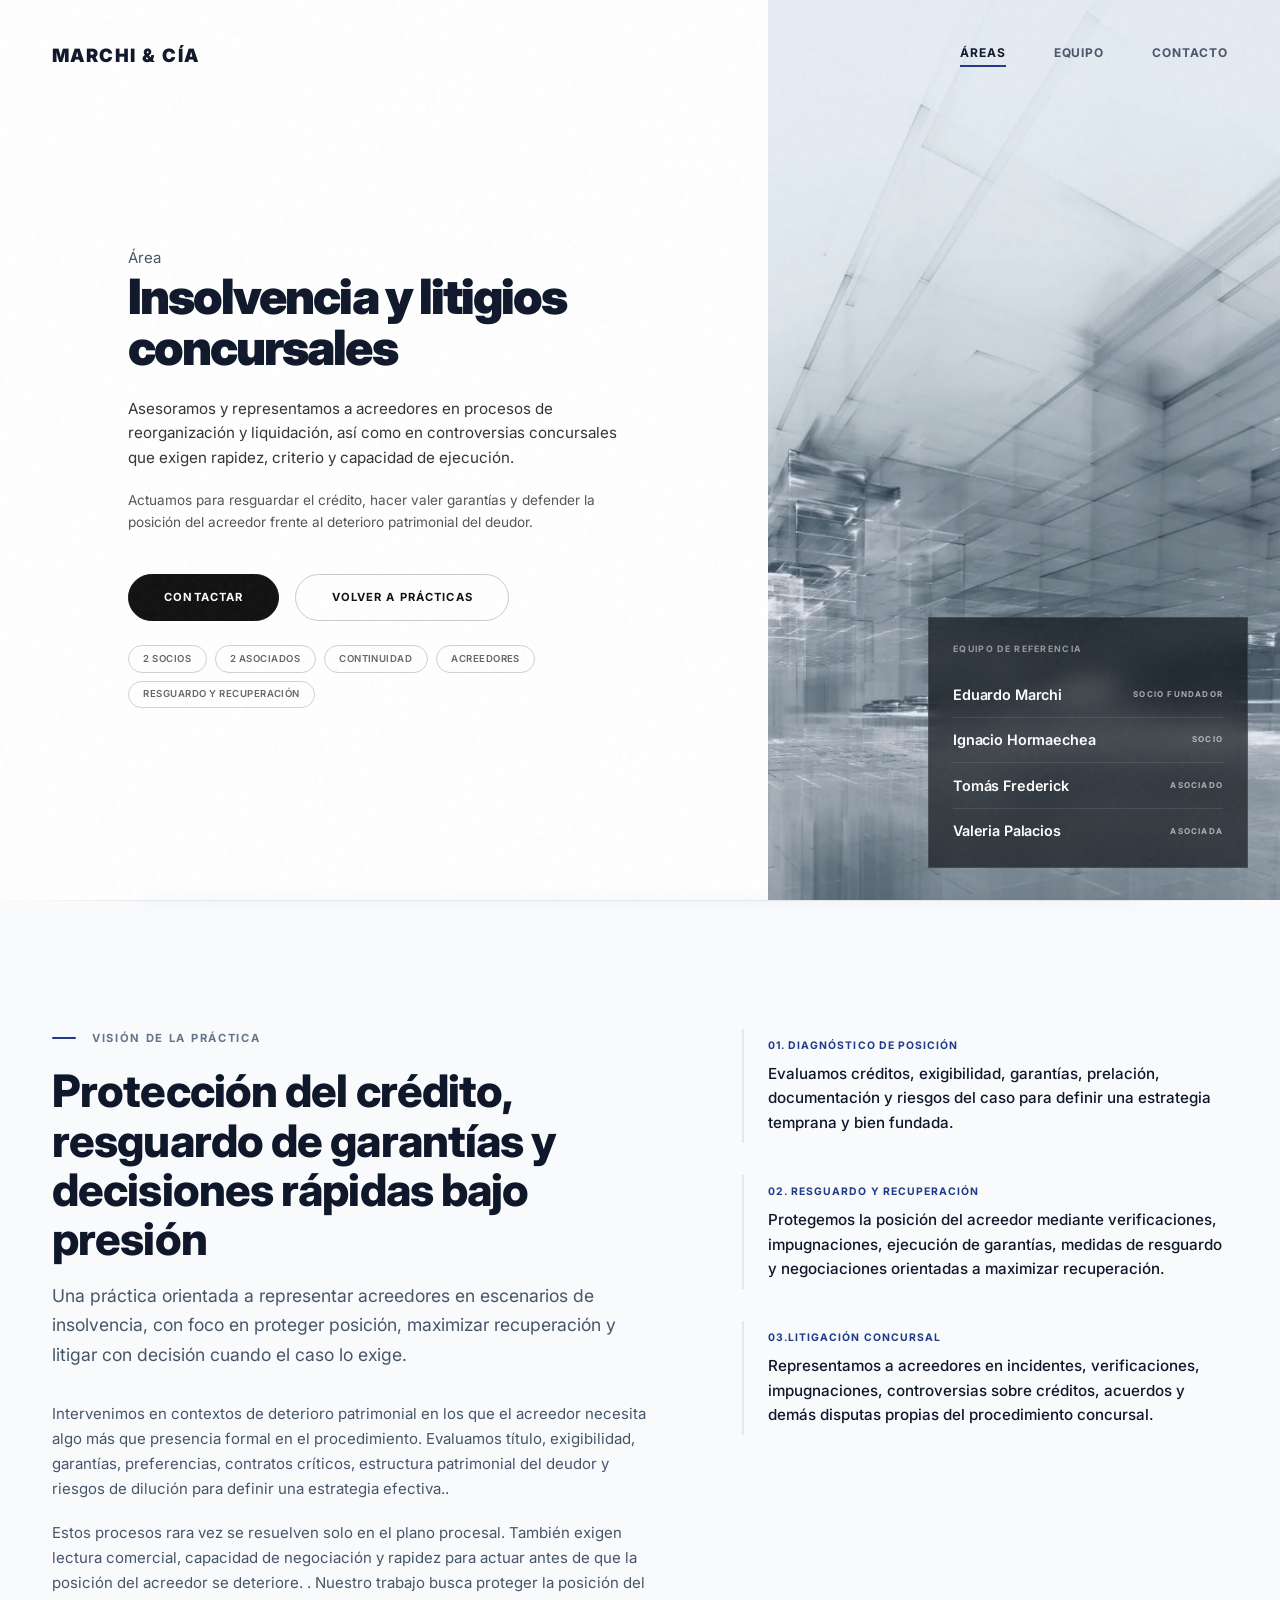
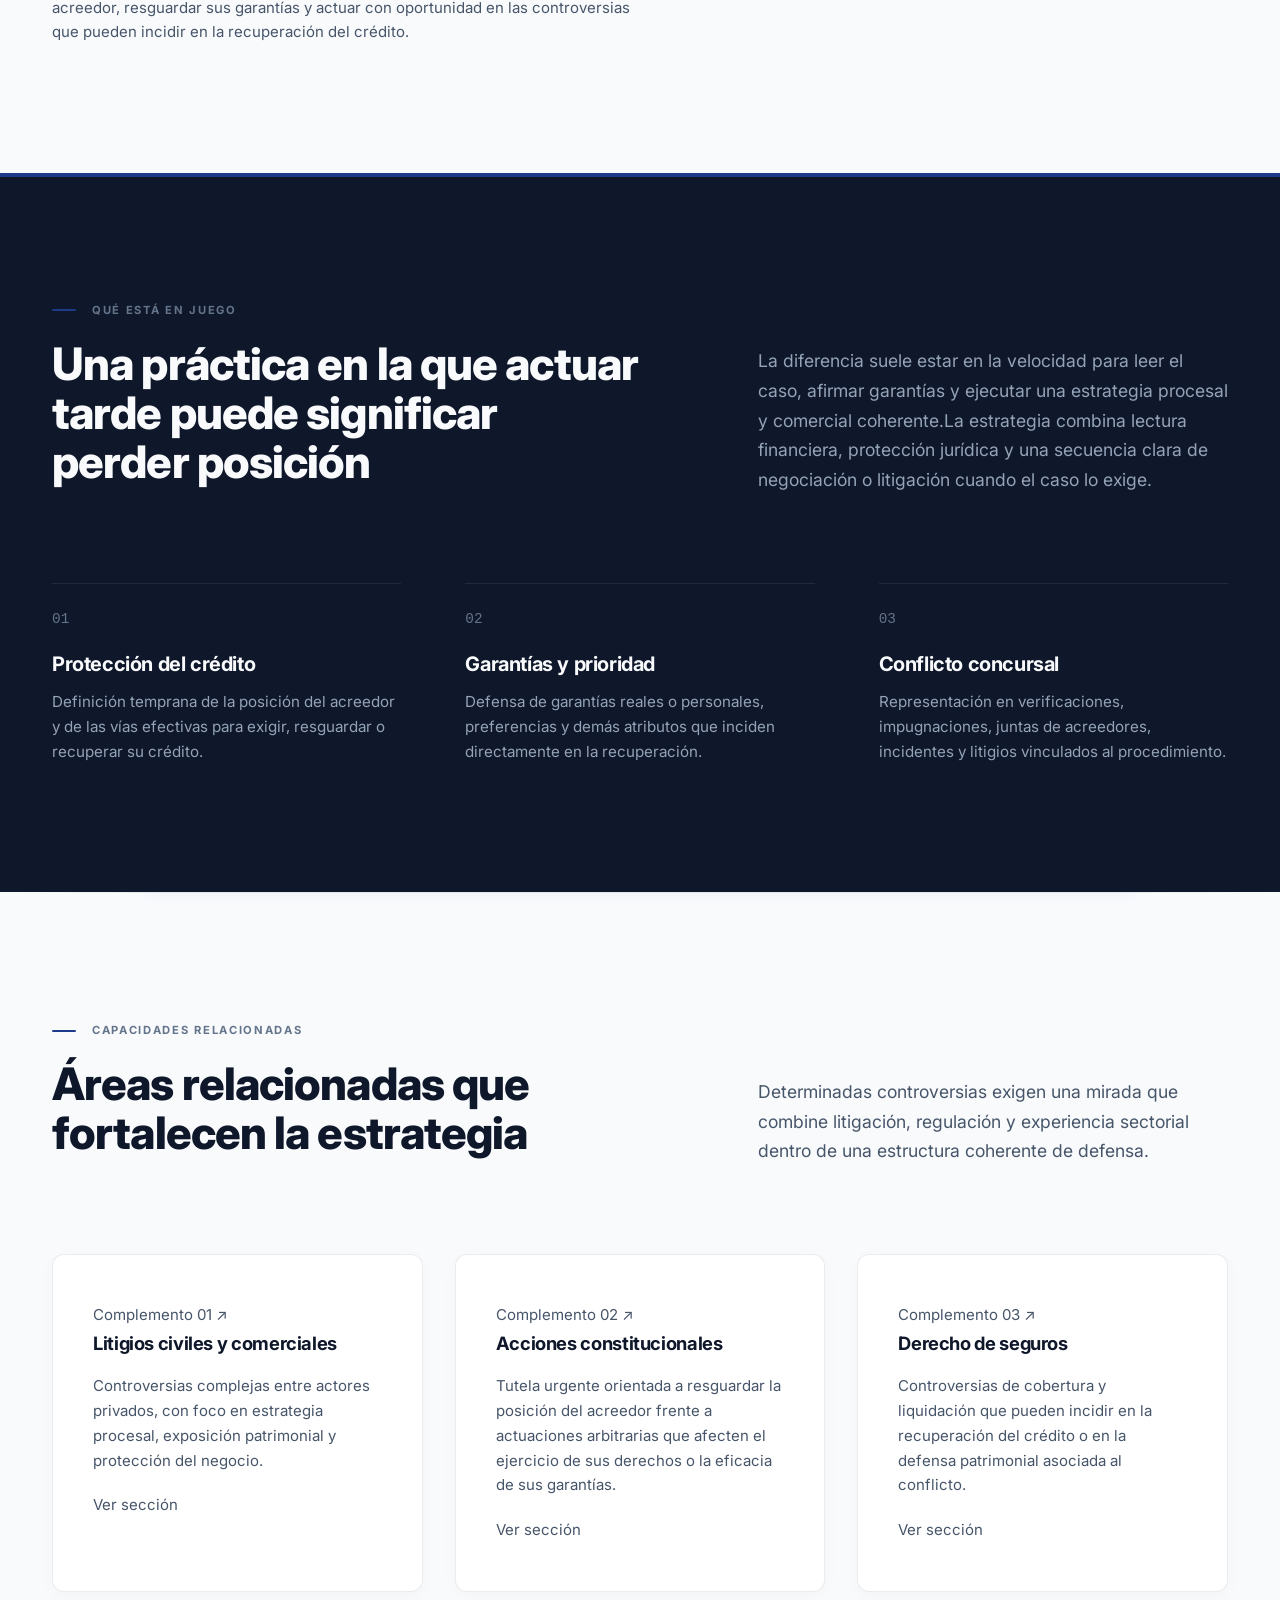
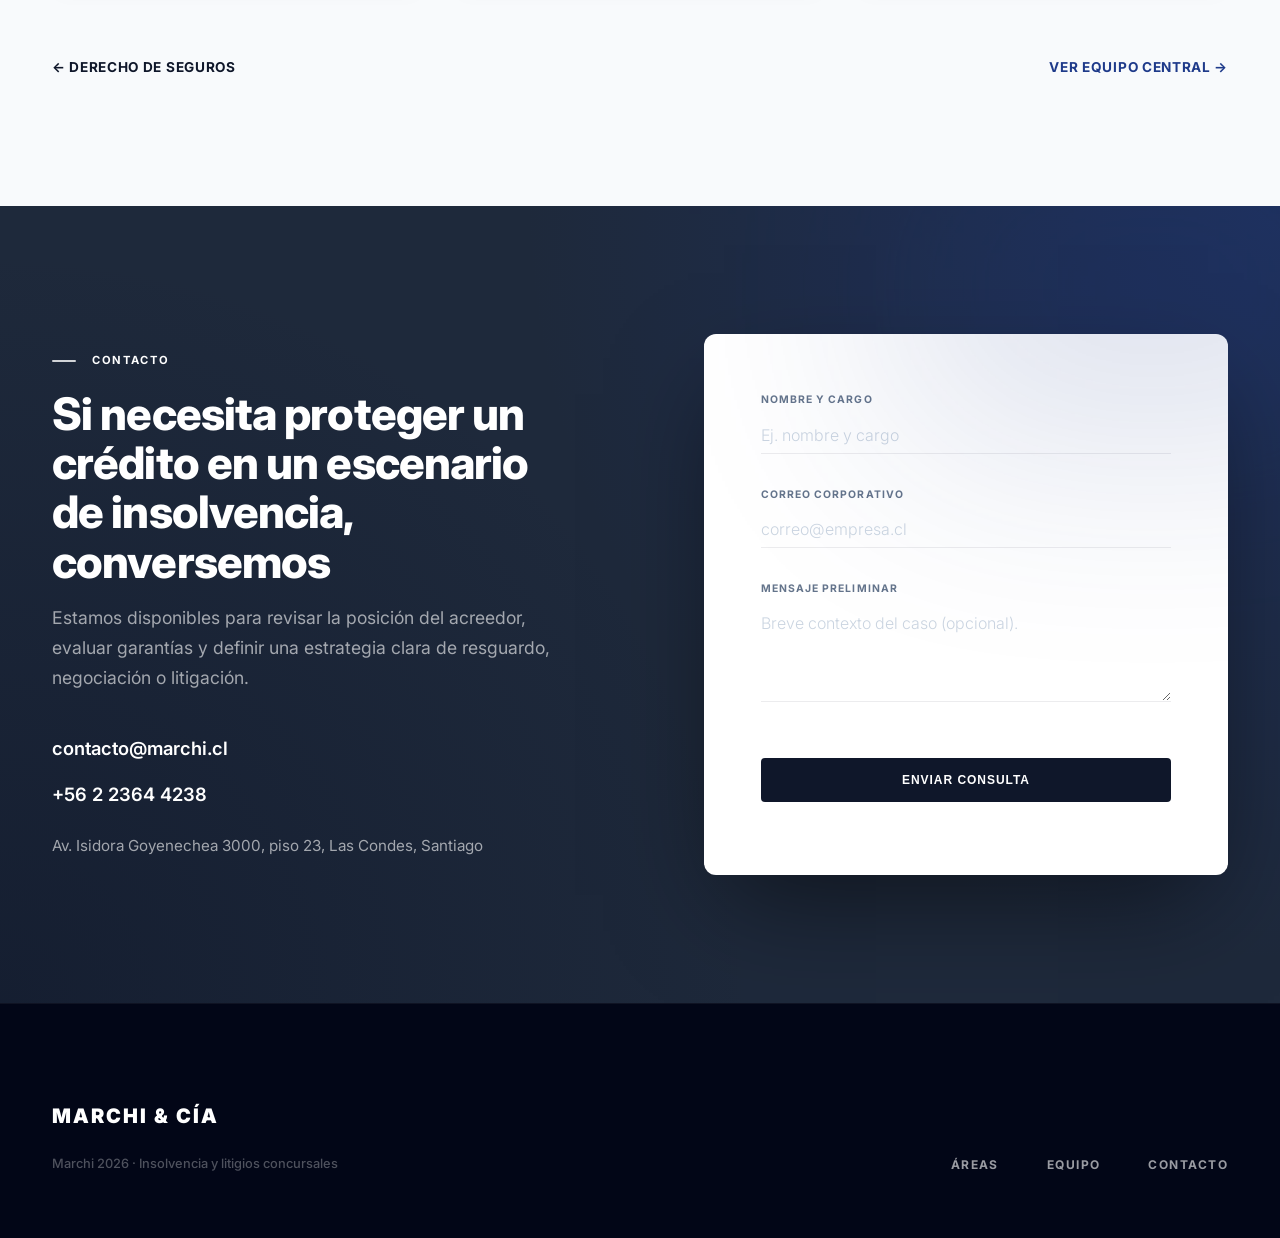
<file: insolvencia-reorganizacion.html>
<!doctype html>
<html lang="es">
<head>
  <meta charset="utf-8">
  <meta name="viewport" content="width=device-width, initial-scale=1">
  <title>Marchi & Cía — Insolvencia y litigios concursales</title>
  <meta name="description" content="Asesoramos y representamos a acreedores en procesos de reorganización y liquidación, así como en controversias concursales que exigen rapidez, criterio y capacidad de ejecución.">
  <meta name="theme-color" content="#f8fafc">
  
  <link rel="preconnect" href="https://fonts.googleapis.com">
  <link rel="preconnect" href="https://fonts.gstatic.com" crossorigin>
  <link href="https://fonts.googleapis.com/css2?family=Inter:wght@300;400;500;600;700;800;900&display=swap" rel="stylesheet">

  <style>
    /* ==========================================================================
       MARCHI & CÍA - HIGH-END BOUTIQUE LAW FIRM STYLES
       ========================================================================== */
    
    :root {
      --color-bg-body: #f8fafc; 
      --color-bg-card: #ffffff;
      --color-bg-dark: #0f172a; 
      --color-bg-darker: #020617; 
      --color-steel-blue: #1e293b; 
      
      --color-text-main: #0f172a;
      --color-text-muted: #475569; 
      --color-text-light: #f8fafc;
      
      --color-accent: #1e3a8a; 
      --color-accent-light: #3b82f6;
      
      --color-border: rgba(15, 23, 42, 0.08);
      --color-border-light: rgba(255, 255, 255, 0.08);
      
      --shadow-sm: 0 4px 20px -2px rgba(0, 0, 0, 0.03);
      --shadow-md: 0 12px 30px -4px rgba(0, 0, 0, 0.06);
      --shadow-lg: 0 24px 50px -12px rgba(0, 0, 0, 0.1);
      --shadow-dark: 0 40px 80px -20px rgba(0, 0, 0, 0.5);
      
      --radius-sm: 4px;
      --radius-md: 12px;
      --radius-lg: 16px;
      
      --container-max: 1240px;
      --transition-smooth: 0.5s cubic-bezier(0.16, 1, 0.3, 1);
    }

    *, *::before, *::after {
      box-sizing: border-box;
      margin: 0;
      padding: 0;
    }

    ::selection {
      background-color: var(--color-accent);
      color: white;
    }

    body {
      font-family: 'Inter', sans-serif;
      background-color: var(--color-bg-body);
      color: var(--color-text-muted);
      line-height: 1.65;
      font-size: 15px; 
      -webkit-font-smoothing: antialiased;
      -moz-osx-font-smoothing: grayscale;
      overflow-x: hidden;
    }

    img { max-width: 100%; height: auto; display: block; }
    a { text-decoration: none; color: inherit; }

    /* ==========================================================================
       TIPOGRAFÍA
       ========================================================================== */
    h1, h2, h3, h4 {
      color: var(--color-text-main);
      font-weight: 800;
      letter-spacing: -0.02em;
    }

    .dot { color: var(--color-accent); }

    h1 {
      font-size: clamp(2.5rem, 5vw, 3.85rem);
      line-height: 1.25; 
      margin-bottom: 2rem;
      font-weight: 900;
      letter-spacing: -0.04em;
    }

    h2 {
      font-size: clamp(2rem, 3.5vw, 3rem);
      line-height: 1.1;
      margin-bottom: 1rem;
    }

    h3 { font-size: 1.25rem; margin-bottom: 0.5rem; font-weight: 700; }

    p { margin-bottom: 1.25rem; font-weight: 400; }
    p:last-child { margin-bottom: 0; }

    .lead { font-size: 1.1rem; line-height: 1.7; color: var(--color-text-muted); }

    .eyebrow {
      font-size: 0.7rem;
      font-weight: 700;
      letter-spacing: 0.15em;
      text-transform: uppercase;
      color: #64748b;
      margin-bottom: 1.25rem;
      display: flex;
      align-items: center;
      gap: 1rem;
    }
    .eyebrow::before {
      content: "";
      width: 24px;
      height: 2px;
      background-color: var(--color-accent);
      border-radius: 2px;
    }

    .tag-row { display: flex; flex-wrap: wrap; gap: 0.5rem; }
    .tag {
      padding: 0.4rem 1rem;
      background: var(--color-bg-card);
      border: 1px solid rgba(15, 23, 42, 0.1);
      border-radius: 99px;
      font-size: 0.65rem;
      font-weight: 600;
      color: var(--color-text-muted);
      text-transform: uppercase;
      letter-spacing: 0.05em;
      transition: all 0.3s ease;
      cursor: default;
    }
    .tag:hover {
      background: var(--color-bg-dark);
      color: white;
      border-color: var(--color-bg-dark);
      transform: translateY(-2px);
      box-shadow: var(--shadow-sm);
    }

    .btn {
      display: inline-flex;
      align-items: center;
      justify-content: center;
      padding: 0.9rem 2rem;
      border-radius: var(--radius-sm);
      font-size: 0.75rem;
      font-weight: 700;
      text-transform: uppercase;
      letter-spacing: 0.08em;
      transition: all var(--transition-smooth);
      cursor: pointer;
      border: 1px solid transparent;
    }
    .btn--primary {
      background-color: var(--color-text-main);
      color: white;
    }
    .btn--primary:hover {
      background-color: var(--color-accent); 
      transform: translateY(-3px);
      box-shadow: 0 10px 25px -5px rgba(30, 58, 138, 0.4);
    }
    .btn--steel {
      background-color: transparent;
      border-color: #cbd5e1;
      color: var(--color-text-main);
    }
    .btn--steel:hover {
      background-color: white;
      border-color: var(--color-text-main);
      transform: translateY(-3px);
      box-shadow: var(--shadow-sm);
    }

    /* ==========================================================================
       LAYOUT GLOBAL Y DIVISORES CON BLUR
       ========================================================================== */
    .container {
      width: 100%;
      max-width: var(--container-max);
      margin: 0 auto;
      padding: 0 2rem;
    }

    .section-divider {
      width: 100%;
      max-width: var(--container-max);
      margin: 0 auto;
      height: 1px;
      background: linear-gradient(to right, transparent, var(--color-border) 10%, var(--color-border) 90%, transparent);
      position: relative;
    }
    .section-divider::after {
      content: '';
      position: absolute;
      top: 50%;
      left: 10%;
      right: 10%;
      height: 4px;
      transform: translateY(-50%);
      background: var(--color-accent);
      opacity: 0.08;
      filter: blur(8px);
      pointer-events: none;
    }

    .section { padding: 8rem 0; }
    .section--tight { padding: 5rem 0; }

    .section-header {
      display: flex;
      flex-direction: column;
      gap: 1.5rem;
      margin-bottom: 5rem;
    }
    @media (min-width: 992px) {
      .section-header {
        flex-direction: row;
        justify-content: space-between;
        align-items: flex-end;
      }
      .section-header > div { max-width: 50%; }
      .section-header > p { max-width: 40%; margin-bottom: 0.5rem; }
    }

    /* Header Glassmorphism Premium */
    .site-header {
      padding: 2.5rem 0;
      position: fixed; 
      top: 0; left: 0; width: 100%;
      z-index: 1000;
      transition: all var(--transition-smooth);
      background-color: transparent;
    }
    .site-header.scrolled {
      padding: 1.25rem 0;
      background-color: rgba(248, 250, 252, 0.9); 
      backdrop-filter: blur(16px); 
      -webkit-backdrop-filter: blur(16px);
      border-bottom: 1px solid rgba(15, 23, 42, 0.05);
      box-shadow: 0 4px 30px rgba(0, 0, 0, 0.03);
    }
    .header-inner { display: flex; justify-content: space-between; align-items: center; }
    .brand { font-size: 1.15rem; font-weight: 900; color: var(--color-text-main); text-transform: uppercase; letter-spacing: 0.08em; transition: color 0.3s; }
    .site-nav { display: flex; gap: 3rem; }
    .site-nav a { 
      font-size: 0.75rem; font-weight: 700; color: var(--color-text-muted); 
      text-transform: uppercase; letter-spacing: 0.08em; 
      transition: all 0.3s ease; 
      position: relative;
      padding-bottom: 0.25rem;
    }
    .site-nav a:hover, .site-nav a.is-active { color: var(--color-text-main); }
    .site-nav a::after {
      content: ''; position: absolute; width: 0; height: 2px;
      bottom: 0; left: 0; background-color: var(--color-accent);
      transition: width 0.3s ease;
    }
    .site-nav a:hover::after, .site-nav a.is-active::after { width: 100%; }
    
    .nav-toggle { display: none; background: none; border: none; font-size: 1.5rem; cursor: pointer; color: var(--color-text-main); }

    /* ==========================================================================
       HERO SECTION SPLIT (60/40)
       ========================================================================== */
    .hero-split {
      display: flex;
      flex-direction: column;
      min-height: 100vh;
      background-color: #ffffff;
      padding-top: 80px; 
    }
    
    @media (min-width: 992px) {
      .hero-split {
        flex-direction: row;
        padding-top: 0;
      }
      .hero-split-text {
        width: 60%;
        display: flex;
        align-items: center;
        justify-content: flex-start;
        padding: 8rem 4rem 4rem 10vw; 
      }
      .hero-split-text-inner {
        width: 100%;
        max-width: 540px; 
        margin-right: auto;
      }
      .hero-split-image-container {
        width: 40%;
        position: relative;
        overflow: hidden;
      }
      .hero-image-col {
        position: absolute;
        top: -20px; left: -20px; right: -20px; bottom: -20px;
        background-image: url('assets/images/restructuring.webp');
        background-size: cover;
        background-position: center;
        transition: transform 0.2s ease-out; 
      }
    }

    @media (max-width: 991px) {
      .hero-split-text { padding: 6rem 2rem 3rem; }
      .hero-split-image-container { min-height: 500px; position: relative; overflow: hidden; }
      .hero-image-col { width: 100%; height: 100%; position: absolute; top:0; left:0; background-image: url('assets/images/restructuring.webp'); background-size: cover; background-position: center; }
    }

    .eyebrow-split {
      font-size: 0.65rem;
      font-weight: 700;
      letter-spacing: 0.15em;
      text-transform: uppercase;
      color: #888;
      margin-bottom: 1.5rem;
    }
    .title-split {
      font-size: clamp(2.5rem, 3.8vw, 4.2rem);
      line-height: 1.05;
      color: var(--color-text-main);
      margin-bottom: 1.5rem;
      letter-spacing: -0.04em;
      font-weight: 900;
    }
    .desc-split {
      font-size: 0.95rem;
      line-height: 1.6;
      color: #333;
      margin-bottom: 1.25rem;
      max-width: 95%;
    }

    .actions-split {
      display: flex;
      gap: 1rem;
      margin: 2.5rem 0 1.5rem;
      flex-wrap: wrap;
    }
    .btn-split {
      display: inline-flex; align-items: center; justify-content: center;
      padding: 0.85rem 2.2rem;
      border-radius: 99px;
      font-size: 0.7rem;
      font-weight: 700;
      text-transform: uppercase;
      letter-spacing: 0.1em;
      transition: all 0.3s ease;
      cursor: pointer;
      text-decoration: none;
    }
    .btn-split--dark { background-color: #111; color: #fff; border: 1px solid #111; }
    .btn-split--dark:hover { background-color: var(--color-accent); border-color: var(--color-accent); }
    .btn-split--outline { background-color: transparent; color: #111; border: 1px solid #ccc; }
    .btn-split--outline:hover { background-color: rgba(0,0,0,0.05); }

    .tags-split-row { display: flex; gap: 0.5rem; flex-wrap: wrap; margin-bottom: 0.6rem; }
    .tag-split {
      padding: 0.3rem 0.9rem;
      border: 1px solid #d1d1d1;
      border-radius: 99px;
      font-size: 0.6rem;
      font-weight: 600;
      text-transform: uppercase;
      letter-spacing: 0.05em;
      color: #666;
    }

    .hero-team-glass {
      position: absolute;
      bottom: 2rem;
      right: 2rem;
      width: calc(100% - 4rem);
      max-width: 320px;
      background: rgba(5, 10, 15, 0.65);
      backdrop-filter: blur(12px);
      -webkit-backdrop-filter: blur(12px);
      border: 1px solid rgba(255, 255, 255, 0.1);
      padding: 1.5rem;
      z-index: 2;
    }
    @media (max-width: 991px) {
       .hero-team-glass { bottom: 0; right: 0; left: 0; width: 100%; max-width: 100%; padding: 1.5rem; }
    }

    .glass-eyebrow {
      font-size: 0.55rem; font-weight: 700; letter-spacing: 0.15em;
      text-transform: uppercase; color: rgba(255,255,255,0.5); margin-bottom: 1rem;
    }
    .glass-row {
      display: flex; justify-content: space-between; align-items: center;
      padding: 0.65rem 0; border-bottom: 1px solid rgba(255, 255, 255, 0.1);
    }
    .glass-row:last-child { border-bottom: none; padding-bottom: 0; }
    
    .glass-name {
      color: #ffffff; 
      font-size: 0.9rem; 
      font-weight: 600;
      letter-spacing: -0.01em;
    }
    .glass-role {
      color: rgba(255,255,255,0.6); font-size: 0.5rem; font-weight: 700;
      text-transform: uppercase; letter-spacing: 0.15em; text-align: right;
    }

    /* ==========================================================================
       SECCIÓN ÁREAS / CAPACIDADES
       ========================================================================== */
    .area-grid { 
      display: grid; 
      grid-template-columns: repeat(auto-fill, minmax(320px, 1fr)); 
      gap: 2rem; 
    }
    @media (min-width: 992px) { .area-grid { grid-template-columns: repeat(3, 1fr); } }
    
    .area-card {
      background: var(--color-bg-card);
      border-radius: var(--radius-md);
      padding: 3rem 2.5rem;
      display: flex;
      flex-direction: column;
      box-shadow: var(--shadow-sm);
      transition: var(--transition-smooth);
      border: 1px solid var(--color-border);
      position: relative;
      overflow: hidden;
    }
    
    .area-card::before {
      content: ''; position: absolute; top: 0; left: 0; width: 100%; height: 3px;
      background: var(--color-accent); transform: scaleX(0); transform-origin: left;
      transition: transform var(--transition-smooth);
    }
    
    .area-card:hover { transform: translateY(-8px); box-shadow: var(--shadow-lg); border-color: transparent; }
    .area-card:hover::before { transform: scaleX(1); }
    .area-card h3 { font-size: 1.15rem; margin-bottom: 1rem; }

    /* ==========================================================================
       SECCIÓN FIRMA / VISIÓN
       ========================================================================== */
    .firm-grid { display: grid; grid-template-columns: 1fr; gap: 4rem; align-items: start; }
    @media (min-width: 992px) { .firm-grid { grid-template-columns: 1.1fr 0.9fr; gap: 6rem; } }

    .metrics-grid { display: flex; flex-direction: column; gap: 2rem; }
    .metric-card {
      background: transparent;
      border-left: 2px solid var(--color-border);
      padding: 0.5rem 0 0.5rem 1.5rem;
      transition: var(--transition-smooth);
    }
    .metric-card:hover { border-left-color: var(--color-accent); transform: translateX(5px); }
    .metric-label { font-size: 0.65rem; font-weight: 700; text-transform: uppercase; letter-spacing: 0.1em; color: var(--color-accent); display: block; margin-bottom: 0.5rem;}
    .metric-card p { font-size: 0.95rem; line-height: 1.6; margin: 0; color: var(--color-text-main); font-weight: 500;}

    /* ==========================================================================
       SECCIÓN MODELO DE TRABAJO (Fondo Oscuro)
       ========================================================================== */
    .section-dark {
      background-color: var(--color-bg-dark);
      color: #94a3b8;
      padding: 8rem 0;
      position: relative;
    }
    .section-dark::before { content: ""; position: absolute; top: 0; left: 0; width: 100%; height: 4px; background: var(--color-accent); }
    .section-dark h2 { color: var(--color-text-light); }
    .section-dark .eyebrow { color: #64748b; }
    .section-dark .eyebrow::before { background-color: var(--color-accent); }

    .pillar-grid { display: grid; grid-template-columns: repeat(auto-fill, minmax(250px, 1fr)); gap: 4rem; margin-top: 5rem; }
    .pillar-card { border-top: 1px solid rgba(255,255,255,0.08); padding-top: 1.5rem; transition: transform 0.3s ease; }
    .pillar-card:hover { transform: translateY(-4px); border-top-color: var(--color-accent); }
    
    .pillar-number { display: block; font-family: monospace; font-size: 0.9rem; color: #64748b; margin-bottom: 1rem; transition: color 0.3s; }
    .pillar-card:hover .pillar-number { color: var(--color-text-light); }
    .pillar-card h3 { color: var(--color-text-light); font-size: 1.25rem; }

    /* ==========================================================================
       SECCIÓN CONTACTO Y FOOTER
       ========================================================================== */
    #contacto {
      background-color: var(--color-steel-blue);
      background-image: radial-gradient(circle at top right, rgba(30, 58, 138, 0.4), transparent 50%),
                        radial-gradient(circle at bottom left, rgba(15, 23, 42, 0.6), transparent 50%);
      color: rgba(255, 255, 255, 0.6);
      padding: 8rem 0;
      position: relative;
      overflow: hidden;
    }
    
    #contacto::after {
      content: ""; position: absolute; top: -10%; right: -10%; width: 40%; height: 40%;
      background: var(--color-accent); filter: blur(120px); opacity: 0.15; pointer-events: none;
    }

    #contacto h2, #contacto .eyebrow { color: #ffffff; }
    #contacto .eyebrow::before { background-color: #ffffff; opacity: 0.8; }
    #contacto .lead { color: rgba(255, 255, 255, 0.6); }

    .contact-grid { display: grid; grid-template-columns: 1fr; gap: 4rem; align-items: center; }
    @media (min-width: 992px) { .contact-grid { grid-template-columns: 1fr 1fr; gap: 8rem; } }

    .contact-details { margin-top: 2.5rem; display: flex; flex-direction: column; gap: 1rem; font-size: 1.15rem; font-weight: 600; color: #ffffff; }
    .contact-details a { transition: color 0.2s; position: relative; display: inline-block; width: fit-content; }
    .contact-details a::after { content: ''; position: absolute; width: 0; height: 2px; bottom: 0px; left: 0; background-color: #ffffff; transition: width 0.3s ease; }
    .contact-details a:hover { color: #ffffff; opacity: 0.8; }
    .contact-details a:hover::after { width: 100%; }

    .form-card {
      background: var(--color-bg-card);
      border-radius: var(--radius-md);
      padding: 3.5rem;
      box-shadow: 0 40px 100px -20px rgba(0, 0, 0, 0.5);
      border: 1px solid rgba(255, 255, 255, 0.05);
    }
    .form-group { margin-bottom: 2rem; position: relative; }
    .form-label { display: block; font-size: 0.65rem; font-weight: 700; text-transform: uppercase; margin-bottom: 0.5rem; color: #64748b; letter-spacing: 0.1em; transition: color 0.3s;}
    
    .form-input {
      width: 100%; padding: 0.5rem 0; border: none; border-bottom: 1px solid var(--color-border);
      background: transparent; font-family: inherit; font-size: 1rem; color: var(--color-text-main); transition: all 0.3s ease;
    }
    .form-input::placeholder { color: #cbd5e1; font-weight: 300; }
    .form-input:focus { outline: none; border-bottom-color: var(--color-accent); }
    .form-input:focus + .form-label, .form-group:focus-within .form-label { color: var(--color-accent); }

    .site-footer { 
      background: var(--color-bg-darker); 
      padding: 6rem 0 4rem; 
      border-top: 1px solid rgba(255, 255, 255, 0.05); 
      color: rgba(255, 255, 255, 0.4);
    }
    .footer-inner { display: flex; flex-direction: column; gap: 3rem; }
    @media (min-width: 768px) { .footer-inner { flex-direction: row; justify-content: space-between; align-items: flex-end; } }
    
    .footer-brand { 
      font-size: 1.25rem; 
      font-weight: 900; 
      text-transform: uppercase; 
      letter-spacing: 0.1em; 
      margin-bottom: 0.75rem; 
      color: #ffffff; 
      display: inline-block;
    }
    
    .footer-links { display: flex; flex-wrap: wrap; gap: 3rem; }
    .footer-links a { 
      font-size: 0.75rem; 
      font-weight: 700; 
      text-transform: uppercase; 
      color: rgba(255, 255, 255, 0.6); 
      letter-spacing: 0.12em; 
      transition: all 0.3s ease; 
      position: relative;
    }
    .footer-links a:hover { color: #ffffff; transform: translateY(-2px); }
    
    .copyright-text { font-size: 0.8rem; font-weight: 500; color: rgba(255, 255, 255, 0.3); margin-top: 0.5rem; }

    /* ==========================================================================
       ANIMACIONES DE ENTRADA AL SCROLL
       ========================================================================== */
    .fade-in-up { opacity: 0; transform: translateY(30px); transition: opacity 0.8s ease, transform 0.8s cubic-bezier(0.16, 1, 0.3, 1); }
    .fade-in-up.is-visible { opacity: 1; transform: translateY(0); }

    /* Responsive General Fixes */
    @media (max-width: 768px) {
      .hero-grid { grid-template-columns: 1fr; }
      .site-nav { display: none; }
      .nav-toggle { display: block; }
      .form-card { padding: 2rem; }
    }

    .premium-noise {
      position: fixed; top: 0; left: 0; width: 100vw; height: 100vh;
      pointer-events: none; z-index: 9999; opacity: 0.04;
      background-image: url("data:image/svg+xml,%3Csvg viewBox='0 0 200 200' xmlns='http://www.w3.org/2000/svg'%3E%3Cfilter id='noiseFilter'%3E%3CfeTurbulence type='fractalNoise' baseFrequency='0.8' numOctaves='3' stitchTiles='stitch'/%3E%3C/filter%3E%3Crect width='100%25' height='100%25' filter='url(%23noiseFilter)'/%3E%3C/svg%3E");
    }

    /* Barra de progreso de lectura */
    .scroll-progress { position: fixed; top: 0; left: 0; width: 0%; height: 3px; background: var(--color-accent); z-index: 1001; transition: width 0.1s; }

  </style>
</head>
<body>

  <div class="premium-noise"></div>
  <div class="scroll-progress"></div>

  <header class="site-header" id="main-header">
    <div class="container header-inner">
      <a href="inicio.html" class="brand">Marchi & Cía<span class="dot"></span></a>
      <button class="nav-toggle" aria-label="Abrir menú">☰</button>
      <nav class="site-nav">
        <a href="inicio.html#areas" class="is-active">Áreas</a>
        <a href="equipo.html">Equipo</a>
        <a href="#contacto">Contacto</a>
      </nav>
    </div>
  </header>

  <main>
    <section class="hero hero-split fade-in-up">
      <div class="hero-split-text">
        <div class="hero-split-text-inner">
          <div class="breadcrumb">
            <a href="inicio.html#areas">Área</a> <span></span> 
          </div>
        
          
          <h1 class="title-split">Insolvencia y litigios concursales<span class="dot"></span></h1>
          
          <p class="desc-split">Asesoramos y representamos a acreedores en procesos de reorganización y liquidación, así como en controversias concursales que exigen rapidez, criterio y capacidad de ejecución.</p>
          
          <p class="desc-split" style="font-size: 0.85rem; color: #555;">Actuamos para resguardar el crédito, hacer valer garantías y defender la posición del acreedor frente al deterioro patrimonial del deudor.</p>
          
          <div class="actions-split">
            <a href="#contacto" class="btn-split btn-split--dark">Contactar</a>
            <a href="inicio.html#areas" class="btn-split btn-split--outline">Volver a prácticas</a>
          </div>
          
          <div class="tags-split-row">
            <span class="tag-split">2 Socios</span>
            <span class="tag-split">2 Asociados</span>
            <span class="tag-split">Continuidad</span>
            <span class="tag-split">Acreedores</span>
            <span class="tag-split">Resguardo y recuperación</span>
          </div>
        </div>
      </div>

      <div class="hero-split-image-container">
        <div class="hero-image-col" style="background-image: url('assets/images/restructuring.webp');"></div>
        
        <div class="hero-team-glass">
          <div class="glass-eyebrow">Equipo de referencia</div>
          
<div class="glass-row">
            <span class="glass-name">Eduardo Marchi</span>
            <span class="glass-role">Socio fundador</span>
          </div>
          <div class="glass-row">
            <span class="glass-name">Ignacio Hormaechea</span>
            <span class="glass-role">Socio</span>
          </div>
          <div class="glass-row">
            <span class="glass-name">Tomás Frederick</span>
            <span class="glass-role">Asociado</span>
          </div>
          <div class="glass-row">
            <span class="glass-name">Valeria Palacios</span>
            <span class="glass-role">Asociada</span>
          </div>
        </div>
      </div>
    </section>

    <div class="section-divider fade-in-up"></div>

    <section class="section fade-in-up">
      <div class="container firm-grid">
        <div>
          <div class="eyebrow">Visión de la práctica</div>
          <h2>Protección del crédito, resguardo de garantías y decisiones rápidas bajo presión<span class="dot"></span></h2>
          <p class="lead" style="margin-bottom: 2rem;">Una práctica orientada a representar acreedores en escenarios de insolvencia, con foco en proteger posición, maximizar recuperación y litigar con decisión cuando el caso lo exige.</p>
          <p>Intervenimos en contextos de deterioro patrimonial en los que el acreedor necesita algo más que presencia formal en el procedimiento. Evaluamos título, exigibilidad, garantías, preferencias, contratos críticos, estructura patrimonial del deudor y riesgos de dilución para definir una estrategia efectiva..</p>
          <p>Estos procesos rara vez se resuelven solo en el plano procesal. También exigen lectura comercial, capacidad de negociación y rapidez para actuar antes de que la posición del acreedor se deteriore. . Nuestro trabajo busca proteger la posición del acreedor, resguardar sus garantías y actuar con oportunidad en las controversias que pueden incidir en la recuperación del crédito.</p>
        </div>
        
        <div class="metrics-grid">
          <div class="metric-card">
            <span class="metric-label">01. Diagnóstico de posición
</span>
            <p>Evaluamos créditos, exigibilidad, garantías, prelación, documentación y riesgos del caso para definir una estrategia temprana y bien fundada.</p>
          </div>
          <div class="metric-card">
            <span class="metric-label">02. Resguardo y recuperación
</span>
            <p>Protegemos la posición del acreedor mediante verificaciones, impugnaciones, ejecución de garantías, medidas de resguardo y negociaciones orientadas a maximizar recuperación.</p>
          </div>
          <div class="metric-card">
            <span class="metric-label">03.Litigación concursal</span>
            <p>Representamos a acreedores en incidentes, verificaciones, impugnaciones, controversias sobre créditos, acuerdos y demás disputas propias del procedimiento concursal.</p>
          </div>
        </div>
      </div>
    </section>

    <section class="section-dark fade-in-up">
      <div class="container">
        <div class="section-header">
          <div>
            <div class="eyebrow">Qué está en juego</div>
            <h2>Una práctica en la que actuar tarde puede significar perder posición<span class="dot"></span></h2>
          </div>
          <p class="lead" style="color: #94a3b8;">La diferencia suele estar en la velocidad para leer el caso, afirmar garantías y ejecutar una estrategia procesal y comercial coherente.La estrategia combina lectura financiera, protección jurídica y una secuencia clara de negociación o litigación cuando el caso lo exige.</p>
        </div>
        
        <div class="pillar-grid">
          <div class="pillar-card">
            <span class="pillar-number">01</span>
            <h3>Protección del crédito</h3>
            <p style="font-size:0.95rem;">Definición temprana de la posición del acreedor y de las vías efectivas para exigir, resguardar o recuperar su crédito.
</p>
          </div>
          <div class="pillar-card">
            <span class="pillar-number">02</span>
            <h3>Garantías y prioridad
</h3>
            <p style="font-size:0.95rem;">Defensa de garantías reales o personales, preferencias y demás atributos que inciden directamente en la recuperación.</p>
          </div>
          <div class="pillar-card">
            <span class="pillar-number">03</span>
            <h3>Conflicto concursal</h3>
            <p style="font-size:0.95rem;">Representación en verificaciones, impugnaciones, juntas de acreedores, incidentes y litigios vinculados al procedimiento.</p>
          </div>
        </div>
      </div>
    </section>

    <div class="section-divider fade-in-up"></div>

    <section class="section" id="areas-relacionadas">
      <div class="container">
        <div class="section-header fade-in-up">
          <div>
            <div class="eyebrow">Capacidades relacionadas</div>
            <h2>Áreas relacionadas que fortalecen la estrategia<span class="dot"></span></h2>
          </div>
          <p class="lead">Determinadas controversias exigen una mirada que combine litigación, regulación y experiencia sectorial dentro de una estructura coherente de defensa.</p>
        </div>
        
        <div class="area-grid">
          <a href="litigios-civiles-comerciales.html" class="area-card fade-in-up">
            <div class="area-card-header">
              <span class="area-card-number">Complemento 01</span>
              <span class="area-card-arrow">↗</span>
            </div>
            <div class="area-card-content">
              <h3>Litigios civiles y comerciales</h3>
              <p>Controversias complejas entre actores privados, con foco en estrategia procesal, exposición patrimonial y protección del negocio.</p>
              <span class="area-card-link">Ver sección</span>
            </div>
          </a>
          
          <a href="acciones-constitucionales.html" class="area-card fade-in-up" style="transition-delay: 0.1s;">
            <div class="area-card-header">
              <span class="area-card-number">Complemento 02</span>
              <span class="area-card-arrow">↗</span>
            </div>
            <div class="area-card-content">
              <h3>Acciones constitucionales</h3>
              <p>Tutela urgente orientada a resguardar la posición del acreedor frente a actuaciones arbitrarias que afecten el ejercicio de sus derechos o la eficacia de sus garantías.</p>
              <span class="area-card-link">Ver sección</span>
            </div>
          </a>

          <a href="derecho-seguros.html" class="area-card fade-in-up" style="transition-delay: 0.2s;">
            <div class="area-card-header">
              <span class="area-card-number">Complemento 03</span>
              <span class="area-card-arrow">↗</span>
            </div>
            <div class="area-card-content">
              <h3>Derecho de seguros</h3>
              <p>Controversias de cobertura y liquidación que pueden incidir en la recuperación del crédito o en la defensa patrimonial asociada al conflicto.</p>
              <span class="area-card-link">Ver sección</span>
            </div>
          </a>
        </div>
        
        <div style="margin-top: 4rem; display: flex; justify-content: space-between;" class="fade-in-up">
          <a href="derecho-seguros.html" style="font-weight: 700; color: var(--color-text-main); font-size: 0.85rem; text-transform: uppercase; letter-spacing: 0.05em;">← Derecho de seguros</a>
          <a href="equipo.html" style="font-weight: 700; color: var(--color-accent); font-size: 0.85rem; text-transform: uppercase; letter-spacing: 0.05em;">Ver equipo central →</a>
        </div>
      </div>
    </section>

    <section class="section" id="contacto">
      <div class="container contact-grid">
        <div class="fade-in-up">
          <div class="eyebrow">Contacto</div>
          <h2>Si necesita proteger un crédito en un escenario de insolvencia, conversemos<span class="dot"></span></h2>
          <p class="lead">Estamos disponibles para revisar la posición del acreedor, evaluar garantías y definir una estrategia clara de resguardo, negociación o litigación.</p>
          
          <div class="contact-details">
            <a href="mailto:contacto@marchi.cl">contacto@marchi.cl</a>
            <a href="tel:+56223644238">+56 2 2364 4238</a>
            <span style="color: rgba(255, 255, 255, 0.6); font-weight: 400; font-size:0.95rem; margin-top:0.5rem;">Av. Isidora Goyenechea 3000, piso 23, Las Condes, Santiago</span>
          </div>
        </div>
        
        <div class="form-card fade-in-up" style="transition-delay: 0.2s;">
<form action="enviar.php" method="POST">
            
            <div class="form-group">
              <label class="form-label" for="nombre">Nombre y cargo</label>
              <input class="form-input" type="text" id="nombre" name="nombre" placeholder="Ej. nombre y cargo" required>
            </div>
            
            <div class="form-group">
              <label class="form-label" for="email">Correo corporativo</label>
              <input class="form-input" type="email" id="email" name="email" placeholder="correo@empresa.cl" required>
            </div>
            
            <div class="form-group">
              <label class="form-label" for="mensaje">Mensaje preliminar</label>
              <textarea class="form-input" id="mensaje" name="mensaje" rows="4" placeholder="Breve contexto del caso (opcional)." required></textarea>
            </div>
            
            <button type="submit" class="btn btn--primary" style="width: 100%; margin-top: 1rem;">Enviar consulta</button>
            <p style="font-size: 0.65rem; color: #94a3b8; text-align: center; margin-top: 1rem;"></p>
          </form>
        </div>
      </div>
    </section>
  </main>

  <footer class="site-footer">
    <div class="container footer-inner">
      <div>
        <div class="footer-brand">Marchi & Cía<span class="dot"></span></div>
        <div class="copyright-text">Marchi 2026 · Insolvencia y litigios concursales</div>
      </div>
      <div class="footer-links">
        <a href="inicio.html#areas">Áreas</a>
        <a href="equipo.html">Equipo</a>
        <a href="#contacto">Contacto</a>
      </div>
    </div>
  </footer>

  <script>
    document.addEventListener("DOMContentLoaded", function() {
      // 1. Manejo del Header Glassmorphism
      const header = document.getElementById('main-header');
      window.addEventListener('scroll', () => {
        if (window.scrollY > 50) {
          header.classList.add('scrolled');
        } else {
          header.classList.remove('scrolled');
        }
      });

      // 2. Observer para revelar elementos (Fade-in-up)
      const observerOptions = {
        root: null,
        rootMargin: '0px',
        threshold: 0.15
      };

      const observer = new IntersectionObserver((entries, observer) => {
        entries.forEach(entry => {
          if (entry.isIntersecting) {
            entry.target.classList.add('is-visible');
            observer.unobserve(entry.target);
          }
        });
      }, observerOptions);

      document.querySelectorAll('.fade-in-up').forEach((el) => {
        observer.observe(el);
      });

      // 3. Barra de progreso de lectura
      const progressBar = document.querySelector('.scroll-progress');
      window.addEventListener('scroll', () => {
        const winScroll = document.body.scrollTop || document.documentElement.scrollTop;
        const height = document.documentElement.scrollHeight - document.documentElement.clientHeight;
        const scrolled = (winScroll / height) * 100;
        if (progressBar) progressBar.style.width = scrolled + '%';
      });

      // 4. Parallax Sensible al Mouse en Hero
      if (window.innerWidth >= 992) {
        const heroSection = document.querySelector('.hero-split');
        const heroImageCol = document.querySelector('.hero-image-col');
        if(heroSection && heroImageCol) {
          heroSection.addEventListener('mousemove', (e) => {
            const moveX = (e.clientX / window.innerWidth - 0.5) * 20; 
            const moveY = (e.clientY / window.innerHeight - 0.5) * 20;
            // El scale(1.05) evita que se vean los bordes al moverse
            heroImageCol.style.transform = `translate(${-moveX}px, ${-moveY}px) scale(1.05)`;
          });
          heroSection.addEventListener('mouseleave', () => {
            heroImageCol.style.transform = `translate(0px, 0px) scale(1)`;
          });
        }
        
        const contactSection = document.getElementById('contacto');
        if(contactSection) {
          contactSection.addEventListener('mousemove', (e) => {
            const rect = contactSection.getBoundingClientRect();
            const x = e.clientX - rect.left;
            const y = e.clientY - rect.top;
            contactSection.style.backgroundImage = `radial-gradient(circle at ${x}px ${y}px, rgba(30, 58, 138, 0.4), transparent 60%)`;
          });
        }
      }
    });
  </script>
</body>
</html>
</file>
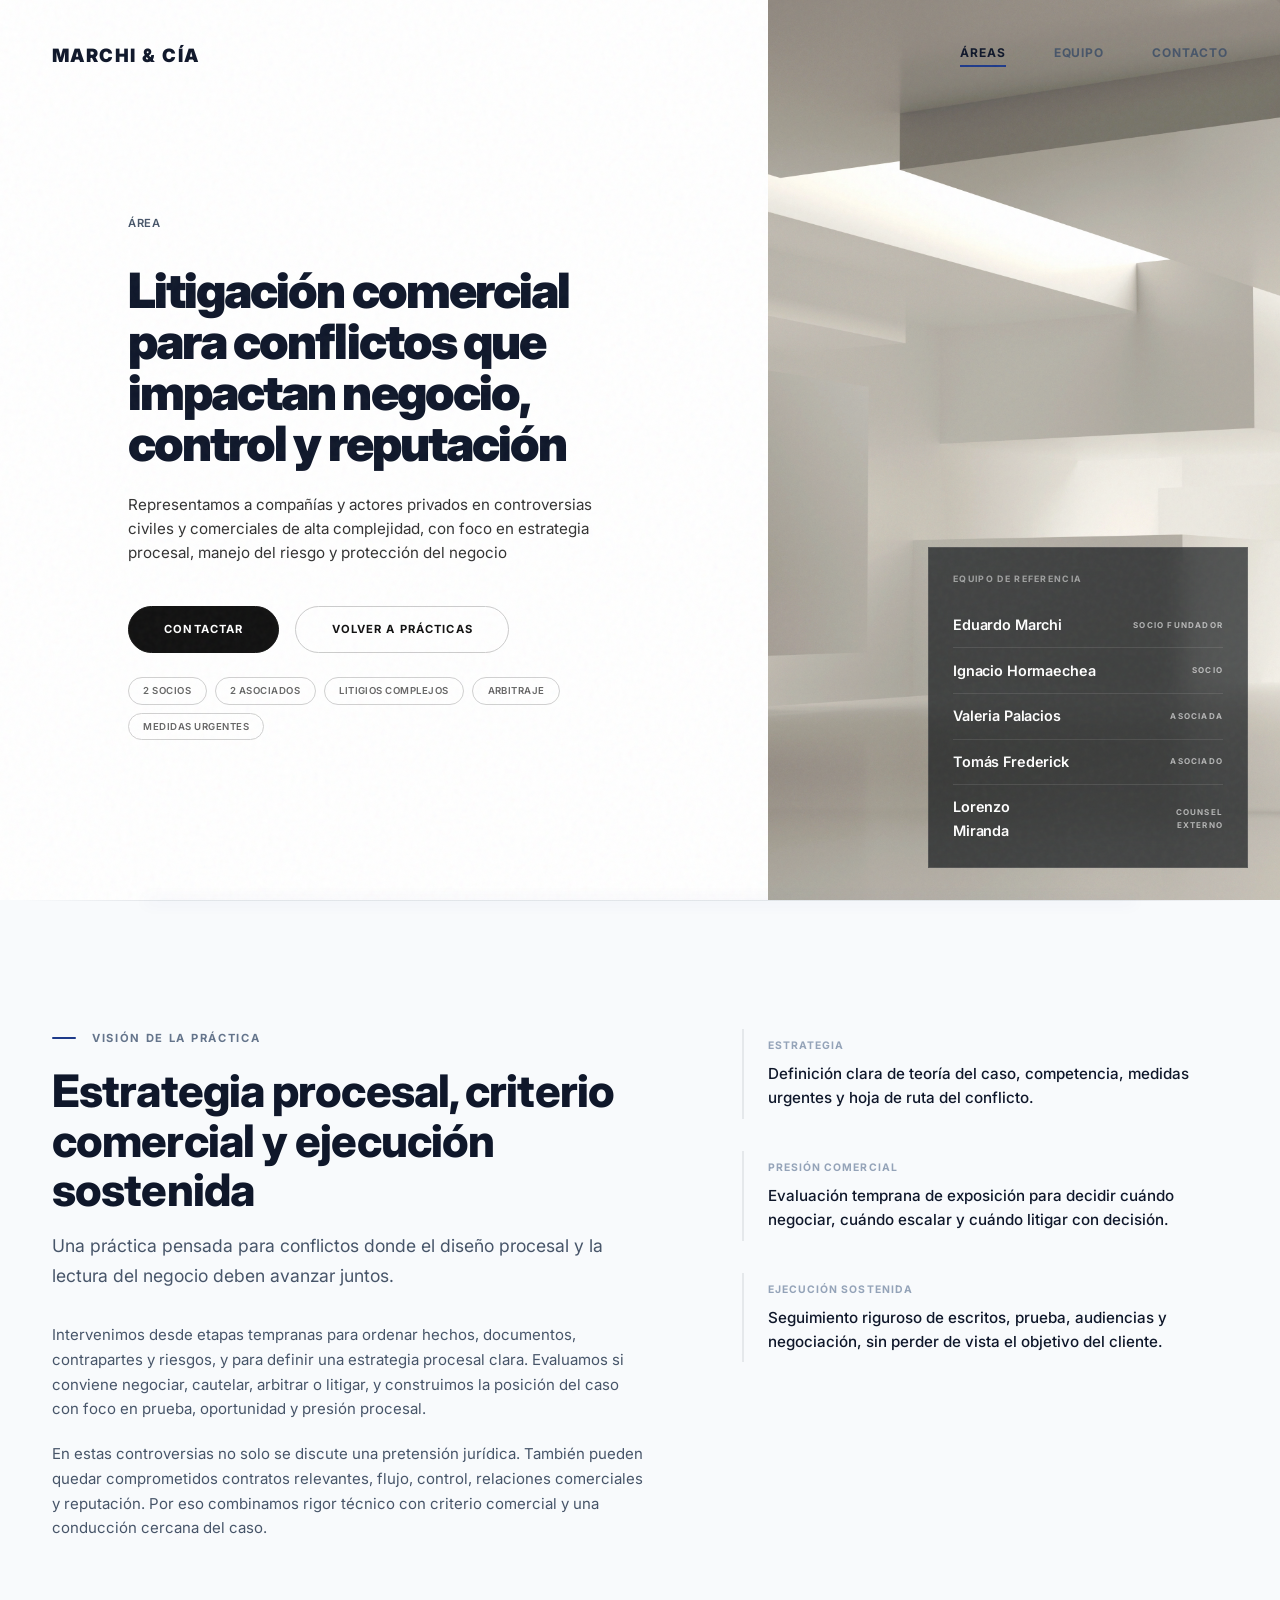
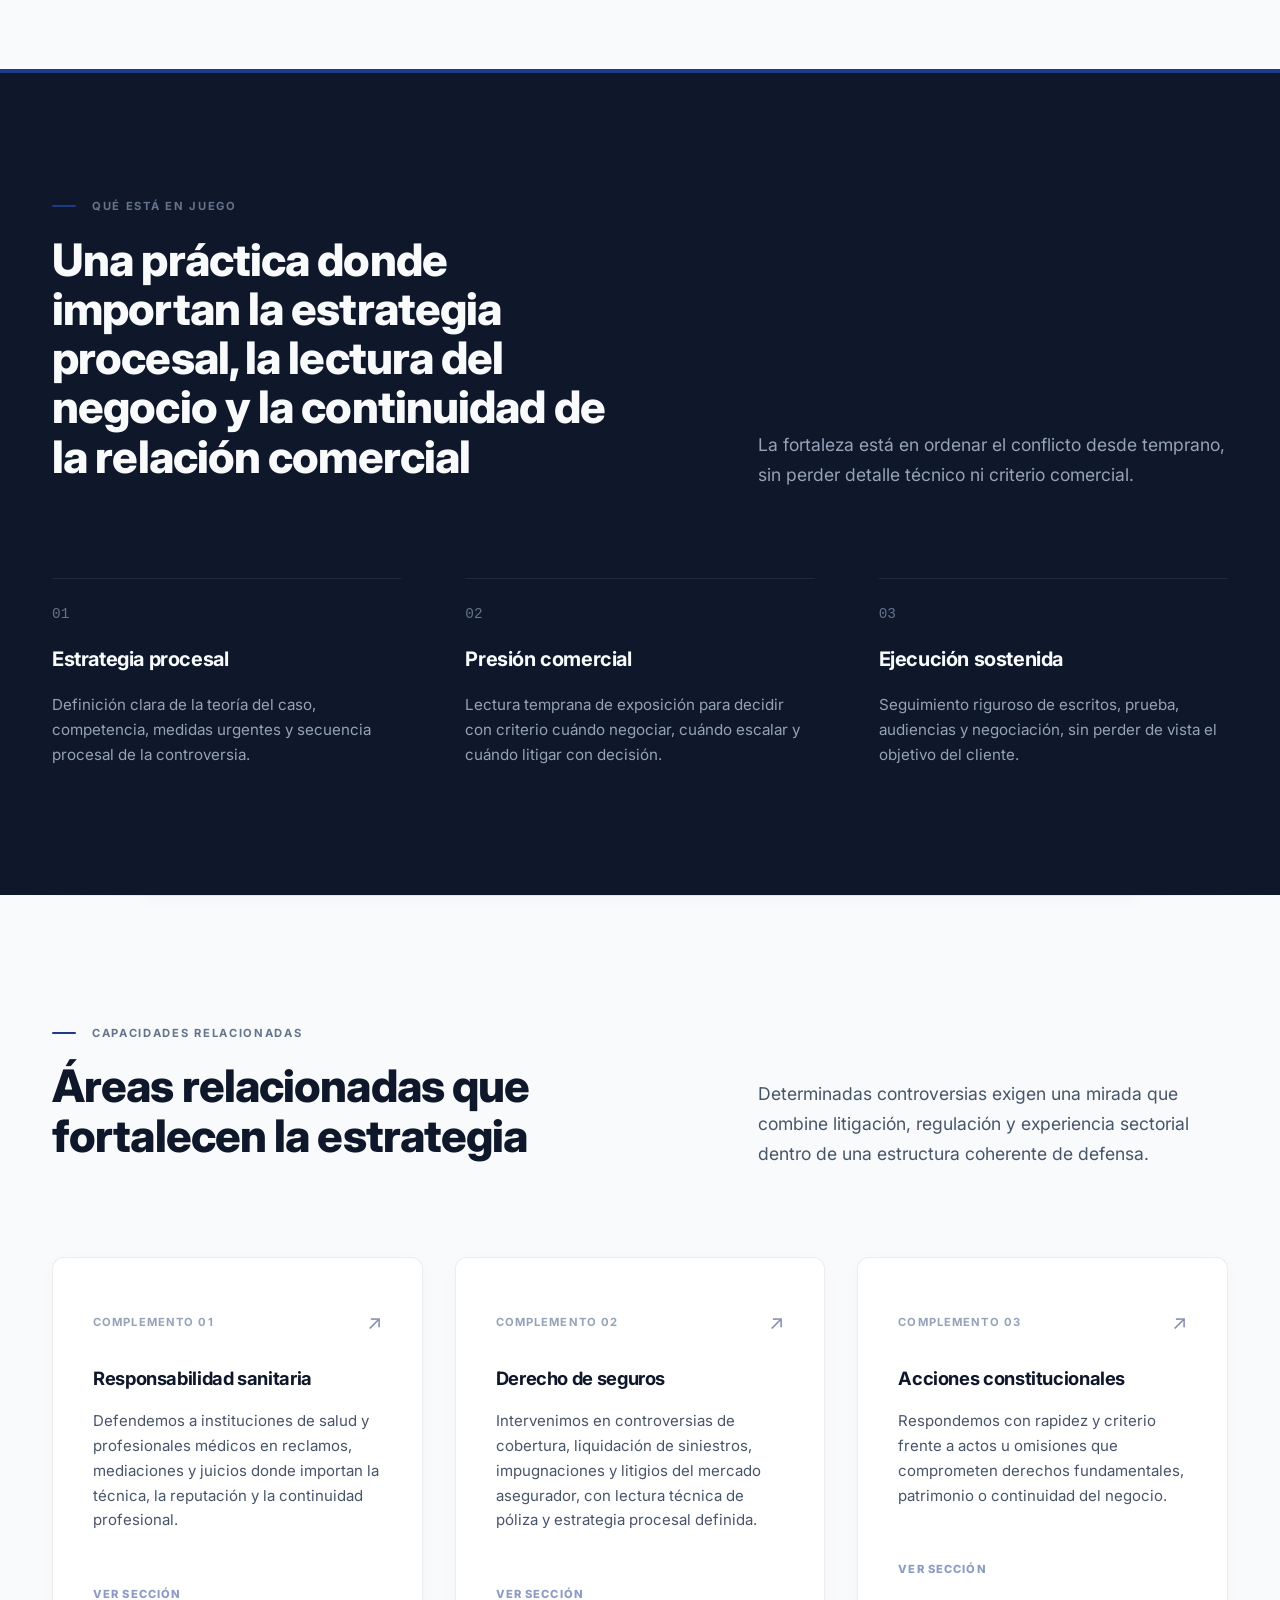
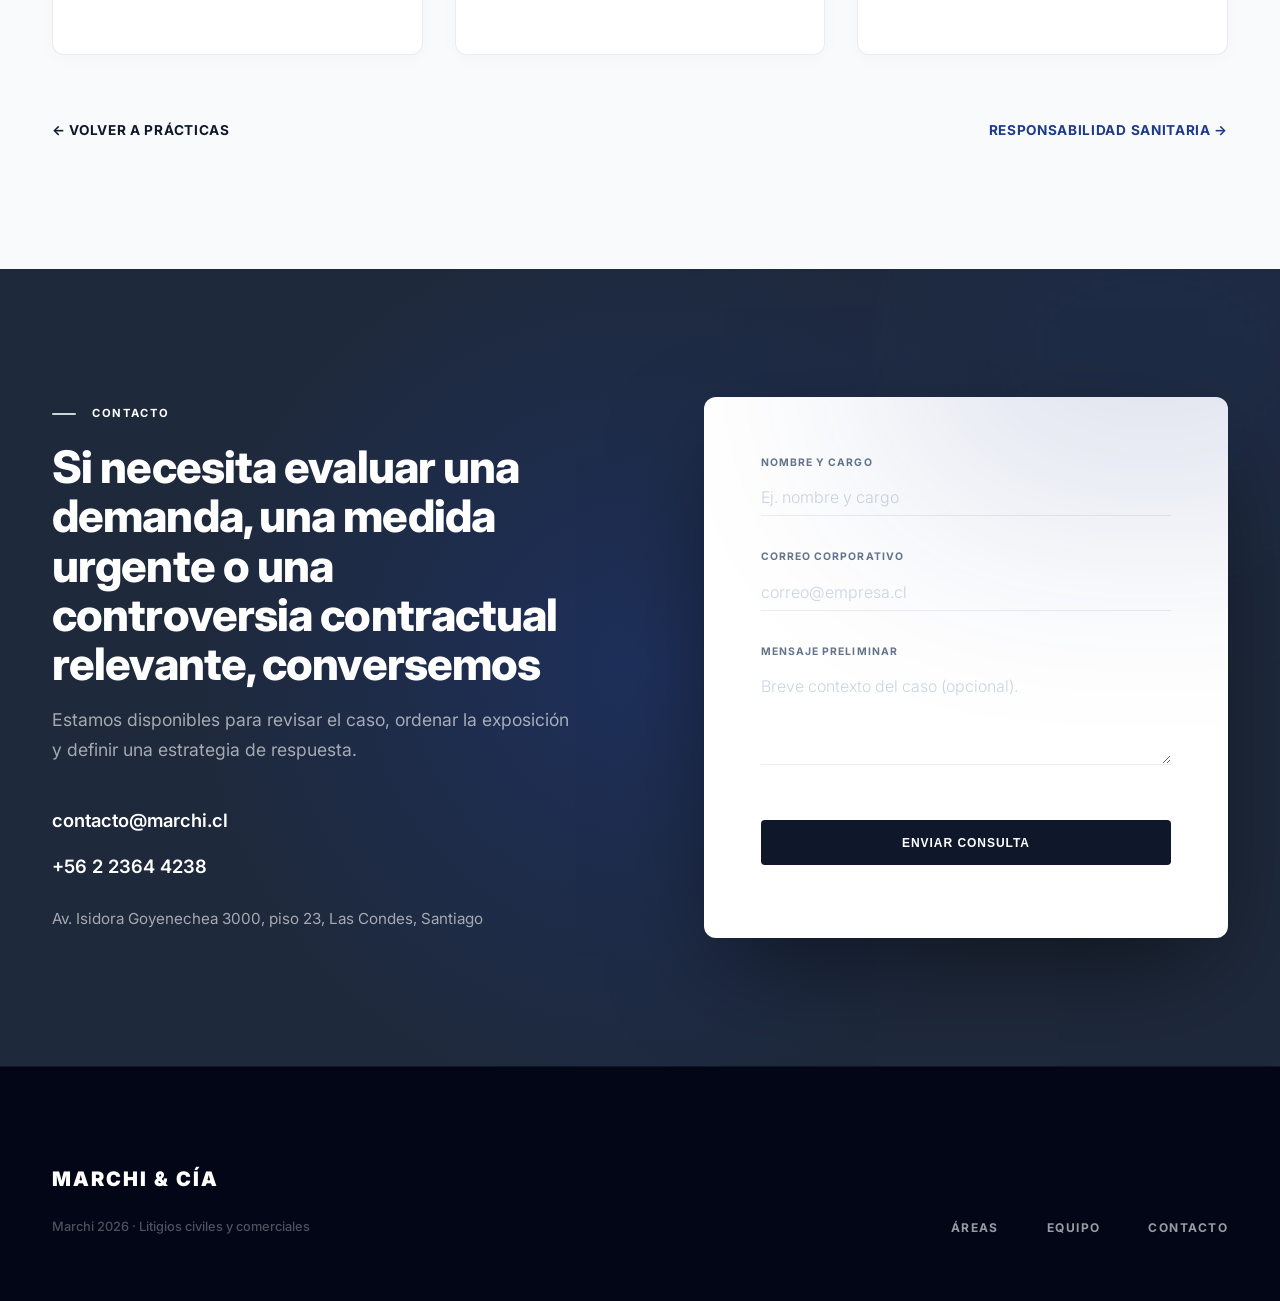
<file: litigios-civiles-comerciales.html>
<!doctype html>
<html lang="es">
<head>
  <meta charset="utf-8">
  <meta name="viewport" content="width=device-width, initial-scale=1">
  <title>Marchi & Cía — Litigios civiles y comerciales</title>
  <meta name="description" content="Representamos a demandantes y demandados en controversias civiles y comerciales de alta complejidad.">
  <meta name="theme-color" content="#f8fafc">
  
  <!-- Fuentes -->
  <link rel="preconnect" href="https://fonts.googleapis.com">
  <link rel="preconnect" href="https://fonts.gstatic.com" crossorigin>
  <link href="https://fonts.googleapis.com/css2?family=Inter:wght@300;400;500;600;700;800;900&display=swap" rel="stylesheet">
  
  <style>
    /* ==========================================================================
       MARCHI & CÍA - HIGH-END BOUTIQUE LAW FIRM STYLES
       ========================================================================== */
    
    :root {
      /* Paleta de Colores de Alta Gama */
      --color-bg-body: #f8fafc; 
      --color-bg-card: #ffffff;
      --color-bg-dark: #0f172a; 
      --color-bg-darker: #020617; 
      --color-steel-blue: #1e293b; 
      
      --color-text-main: #0f172a;
      --color-text-muted: #475569; 
      --color-text-light: #f8fafc;
      
      /* Azul corporativo legal */
      --color-accent: #1e3a8a; 
      --color-accent-light: #3b82f6;
      
      --color-border: rgba(15, 23, 42, 0.08);
      --color-border-light: rgba(255, 255, 255, 0.08);
      
      /* Sombras Premium */
      --shadow-sm: 0 4px 20px -2px rgba(0, 0, 0, 0.03);
      --shadow-md: 0 12px 30px -4px rgba(0, 0, 0, 0.06);
      --shadow-lg: 0 24px 50px -12px rgba(0, 0, 0, 0.1);
      --shadow-dark: 0 40px 80px -20px rgba(0, 0, 0, 0.5);
      
      /* Radios */
      --radius-sm: 4px;
      --radius-md: 12px;
      --radius-lg: 16px;
      
      /* Espaciado */
      --container-max: 1240px;
      --transition-smooth: 0.5s cubic-bezier(0.16, 1, 0.3, 1);
    }

    /* Reset Básico */
    *, *::before, *::after {
      box-sizing: border-box;
      margin: 0;
      padding: 0;
    }

    ::selection {
      background-color: var(--color-accent);
      color: white;
    }

    body {
      font-family: 'Inter', sans-serif;
      background-color: var(--color-bg-body);
      color: var(--color-text-muted);
      line-height: 1.65;
      font-size: 15px; 
      -webkit-font-smoothing: antialiased;
      -moz-osx-font-smoothing: grayscale;
      overflow-x: hidden;
    }

    img { max-width: 100%; height: auto; display: block; }
    a { text-decoration: none; color: inherit; }

    /* ==========================================================================
       TIPOGRAFÍA DE ALTA COSTURA
       ========================================================================== */
    h1, h2, h3, h4 {
      color: var(--color-text-main);
      font-weight: 800;
      letter-spacing: -0.02em;
    }

    .dot { color: var(--color-accent); }

    h1 {
      font-size: clamp(2.5rem, 5vw, 3.85rem);
      line-height: 1.25; 
      margin-bottom: 2rem;
      font-weight: 900;
      letter-spacing: -0.04em;
    }

    h2 {
      font-size: clamp(2rem, 3.5vw, 3rem);
      line-height: 1.1;
      margin-bottom: 1rem;
    }

    h3 { font-size: 1.25rem; margin-bottom: 0.5rem; font-weight: 700; }

    p { margin-bottom: 1.25rem; font-weight: 400; }
    p:last-child { margin-bottom: 0; }

    .lead { font-size: 1.1rem; line-height: 1.7; color: var(--color-text-muted); }

    .eyebrow {
      font-size: 0.7rem;
      font-weight: 700;
      letter-spacing: 0.15em;
      text-transform: uppercase;
      color: #64748b;
      margin-bottom: 1.25rem;
      display: flex;
      align-items: center;
      gap: 1rem;
    }
    .eyebrow::before {
      content: "";
      width: 24px;
      height: 2px;
      background-color: var(--color-accent);
      border-radius: 2px;
    }

    .tag-row { display: flex; flex-wrap: wrap; gap: 0.5rem; }
    .tag {
      padding: 0.4rem 1rem;
      background: var(--color-bg-card);
      border: 1px solid rgba(15, 23, 42, 0.1);
      border-radius: 99px;
      font-size: 0.65rem;
      font-weight: 600;
      color: var(--color-text-muted);
      text-transform: uppercase;
      letter-spacing: 0.05em;
      transition: all 0.3s ease;
      cursor: default;
      display: inline-block;
    }
    .tag--dark {
      background: rgba(255,255,255,0.05);
      border-color: rgba(255,255,255,0.1);
      color: rgba(255,255,255,0.8);
    }
    .tag:hover {
      background: var(--color-bg-dark);
      color: white;
      border-color: var(--color-bg-dark);
      box-shadow: var(--shadow-sm);
    }
    .tag--dark:hover {
      background: white;
      color: var(--color-text-main);
    }

    .btn {
      display: inline-flex;
      align-items: center;
      justify-content: center;
      padding: 0.9rem 2rem;
      border-radius: var(--radius-sm);
      font-size: 0.75rem;
      font-weight: 700;
      text-transform: uppercase;
      letter-spacing: 0.08em;
      transition: all var(--transition-smooth);
      cursor: pointer;
      border: 1px solid transparent;
    }
    .btn--primary {
      background-color: var(--color-text-main);
      color: white;
    }
    .btn--primary:hover {
      background-color: var(--color-accent); 
      box-shadow: 0 10px 25px -5px rgba(30, 58, 138, 0.4);
    }
    .btn--steel {
      background-color: transparent;
      border-color: #cbd5e1;
      color: var(--color-text-main);
    }
    .btn--steel:hover {
      background-color: white;
      border-color: var(--color-text-main);
      box-shadow: var(--shadow-sm);
    }

    /* ==========================================================================
       LAYOUT GLOBAL Y DIVISORES
       ========================================================================== */
    .container {
      width: 100%;
      max-width: var(--container-max);
      margin: 0 auto;
      padding: 0 2rem;
    }

    .section-divider {
      width: 100%;
      max-width: var(--container-max);
      margin: 0 auto;
      height: 1px;
      background: linear-gradient(to right, transparent, var(--color-border) 10%, var(--color-border) 90%, transparent);
      position: relative;
    }
    .section-divider::after {
      content: ''; position: absolute; top: 50%; left: 10%; right: 10%; height: 4px;
      transform: translateY(-50%); background: var(--color-accent); opacity: 0.08;
      filter: blur(8px); pointer-events: none;
    }

    .section { padding: 8rem 0; }
    .section--tight { padding: 5rem 0; }

    .section-header {
      display: flex;
      flex-direction: column;
      gap: 1.5rem;
      margin-bottom: 5rem;
    }
    @media (min-width: 992px) {
      .section-header {
        flex-direction: row;
        justify-content: space-between;
        align-items: flex-end;
      }
      .section-header > div { max-width: 50%; }
      .section-header > p { max-width: 40%; margin-bottom: 0.5rem; }
    }

    /* Header Glassmorphism Premium */
    .site-header {
      padding: 2.5rem 0;
      position: fixed; 
      top: 0; left: 0; width: 100%;
      z-index: 1000;
      transition: all var(--transition-smooth);
      background-color: transparent;
    }
    .site-header.scrolled {
      padding: 1.25rem 0;
      background-color: rgba(248, 250, 252, 0.9); 
      backdrop-filter: blur(16px); 
      -webkit-backdrop-filter: blur(16px);
      border-bottom: 1px solid rgba(15, 23, 42, 0.05);
      box-shadow: 0 4px 30px rgba(0, 0, 0, 0.03);
    }
    .header-inner { display: flex; justify-content: space-between; align-items: center; }
    .brand { font-size: 1.15rem; font-weight: 900; color: var(--color-text-main); text-transform: uppercase; letter-spacing: 0.08em; transition: color 0.3s; }
    .site-nav { display: flex; gap: 3rem; }
    .site-nav a { 
      font-size: 0.75rem; font-weight: 700; color: var(--color-text-muted); 
      text-transform: uppercase; letter-spacing: 0.08em; 
      transition: all 0.3s ease; 
      position: relative;
      padding-bottom: 0.25rem;
    }
    .site-nav a:hover, .site-nav a.is-active { color: var(--color-text-main); }
    .site-nav a::after {
      content: ''; position: absolute; width: 0; height: 2px;
      bottom: 0; left: 0; background-color: var(--color-accent);
      transition: width 0.3s ease;
    }
    .site-nav a:hover::after, .site-nav a.is-active::after { width: 100%; }
    
    .nav-toggle { display: none; background: none; border: none; font-size: 1.5rem; cursor: pointer; color: var(--color-text-main); }

    /* ==========================================================================
       HERO SECTION SPLIT (60/40)
       ========================================================================== */
    .hero-split {
      display: flex;
      flex-direction: column;
      min-height: 100vh;
      background-color: #ffffff;
      padding-top: 80px; 
    }
    
    @media (min-width: 992px) {
      .hero-split {
        flex-direction: row;
        padding-top: 0;
      }
      .hero-split-text {
        width: 60%;
        display: flex;
        align-items: center;
        justify-content: flex-start;
        padding: 8rem 4rem 4rem 10vw; 
      }
      .hero-split-text-inner {
        width: 100%;
        max-width: 540px; 
        margin-right: auto;
      }
      .hero-split-image-container {
        width: 40%;
        position: relative;
        overflow: hidden;
      }
      .hero-image-col {
        position: absolute;
        top: -20px; left: -20px; right: -20px; bottom: -20px;
        background-image: url('assets/images/business.webp');
        background-size: cover;
        background-position: center;
        transition: transform 0.2s ease-out; 
      }
    }

    @media (max-width: 991px) {
      .hero-split-text { padding: 6rem 2rem 3rem; }
      .hero-split-image-container { min-height: 500px; position: relative; overflow: hidden; }
      .hero-image-col { width: 100%; height: 100%; position: absolute; top:0; left:0; background-image: url('assets/images/business.webp'); background-size: cover; background-position: center; }
    }

    .breadcrumb {
      font-size: 0.7rem;
      font-weight: 600;
      color: var(--color-text-muted);
      text-transform: uppercase;
      letter-spacing: 0.05em;
      margin-bottom: 2rem;
      display: flex;
      align-items: center;
      gap: 0.5rem;
    }
    .breadcrumb a { transition: color 0.3s; }
    .breadcrumb a:hover { color: var(--color-accent); }
    .breadcrumb span { opacity: 0.5; }

    .eyebrow-split {
      font-size: 0.65rem;
      font-weight: 700;
      letter-spacing: 0.15em;
      text-transform: uppercase;
      color: #888;
      margin-bottom: 1.5rem;
    }
    .title-split {
      font-size: clamp(2.5rem, 3.8vw, 4.2rem);
      line-height: 1.05;
      color: var(--color-text-main);
      margin-bottom: 1.5rem;
      letter-spacing: -0.04em;
      font-weight: 900;
    }
    .desc-split {
      font-size: 0.95rem;
      line-height: 1.6;
      color: #333;
      margin-bottom: 1.25rem;
      max-width: 95%;
    }

    .actions-split {
      display: flex;
      gap: 1rem;
      margin: 2.5rem 0 1.5rem;
      flex-wrap: wrap;
    }
    .btn-split {
      display: inline-flex; align-items: center; justify-content: center;
      padding: 0.85rem 2.2rem;
      border-radius: 99px;
      font-size: 0.7rem;
      font-weight: 700;
      text-transform: uppercase;
      letter-spacing: 0.1em;
      transition: all 0.3s ease;
      cursor: pointer;
      text-decoration: none;
    }
    .btn-split--dark { background-color: #111; color: #fff; border: 1px solid #111; }
    .btn-split--dark:hover { background-color: var(--color-accent); border-color: var(--color-accent); }
    .btn-split--outline { background-color: transparent; color: #111; border: 1px solid #ccc; }
    .btn-split--outline:hover { background-color: rgba(0,0,0,0.05); }

    .tags-split-row { display: flex; gap: 0.5rem; flex-wrap: wrap; margin-bottom: 0.6rem; }
    .tag-split {
      padding: 0.3rem 0.9rem;
      border: 1px solid #d1d1d1;
      border-radius: 99px;
      font-size: 0.6rem;
      font-weight: 600;
      text-transform: uppercase;
      letter-spacing: 0.05em;
      color: #666;
    }

    .hero-team-glass {
      position: absolute;
      bottom: 2rem;
      right: 2rem;
      width: calc(100% - 4rem);
      max-width: 320px;
      background: rgba(5, 10, 15, 0.65);
      backdrop-filter: blur(12px);
      -webkit-backdrop-filter: blur(12px);
      border: 1px solid rgba(255, 255, 255, 0.1);
      padding: 1.5rem;
      z-index: 2;
    }
    @media (max-width: 991px) {
       .hero-team-glass { bottom: 0; right: 0; left: 0; width: 100%; max-width: 100%; padding: 1.5rem; }
    }

    .glass-eyebrow {
      font-size: 0.55rem; font-weight: 700; letter-spacing: 0.15em;
      text-transform: uppercase; color: rgba(255,255,255,0.5); margin-bottom: 1rem;
    }
    .glass-row {
      display: flex; justify-content: space-between; align-items: center;
      padding: 0.65rem 0; border-bottom: 1px solid rgba(255, 255, 255, 0.1);
    }
    .glass-row:last-child { border-bottom: none; padding-bottom: 0; }
    
    .glass-name {
      color: #ffffff; 
      font-size: 0.9rem; 
      font-weight: 600;
      letter-spacing: -0.01em;
    }
    .glass-role {
      color: rgba(255,255,255,0.6); font-size: 0.5rem; font-weight: 700;
      text-transform: uppercase; letter-spacing: 0.15em; text-align: right;
    }

    /* ==========================================================================
       SECCIÓN VISIÓN (Fondo Blanco)
       ========================================================================== */
    .firm-grid { display: grid; grid-template-columns: 1fr; gap: 4rem; align-items: start; }
    @media (min-width: 992px) { .firm-grid { grid-template-columns: 1.1fr 0.9fr; gap: 6rem; } }

    .metrics-grid { display: flex; flex-direction: column; gap: 2rem; }
    
    .metric-card {
      background: transparent;
      border-left: 2px solid var(--color-border);
      padding: 0.5rem 0 0.5rem 1.5rem;
      transition: var(--transition-smooth);
    }
    .metric-card:hover { border-left-color: var(--color-accent); transform: translateX(5px); }
    .metric-label { 
      font-size: 0.65rem; 
      font-weight: 700; 
      text-transform: uppercase; 
      letter-spacing: 0.1em; 
      color: #94a3b8; 
      display: block; 
      margin-bottom: 0.5rem;
      transition: color 0.3s;
    }
    .metric-card:hover .metric-label { color: var(--color-accent); }
    .metric-card p {
      font-size: 0.95rem;
      line-height: 1.6;
      margin: 0;
      font-weight: 500;
      color: var(--color-text-main);
    }

    /* ==========================================================================
       SECCIÓN QUÉ ESTÁ EN JUEGO (Fondo Oscuro)
       ========================================================================== */
    .section-dark {
      background-color: var(--color-bg-dark);
      color: #94a3b8;
      padding: 8rem 0;
      position: relative;
    }
    .section-dark::before { content: ""; position: absolute; top: 0; left: 0; width: 100%; height: 4px; background: var(--color-accent); }
    .section-dark h2 { color: var(--color-text-light); }
    .section-dark .eyebrow { color: #64748b; }
    .section-dark .eyebrow::before { background-color: var(--color-accent); }

    .pillar-grid { display: grid; grid-template-columns: repeat(auto-fill, minmax(250px, 1fr)); gap: 4rem; margin-top: 5rem; }
    .pillar-card { border-top: 1px solid rgba(255,255,255,0.08); padding-top: 1.5rem; transition: transform 0.3s ease; }
    .pillar-card:hover { transform: translateY(-4px); border-top-color: var(--color-accent); }
    
    .pillar-number { display: block; font-family: monospace; font-size: 0.9rem; color: #64748b; margin-bottom: 1rem; transition: color 0.3s; }
    .pillar-card:hover .pillar-number { color: var(--color-text-light); }
    .pillar-card h3 { color: var(--color-text-light); font-size: 1.25rem; margin-bottom: 1rem; }

    /* ==========================================================================
       SECCIÓN EQUIPO (Eliminada a pedido)
       ========================================================================== */

    /* ==========================================================================
       SECCIÓN CAPACIDADES / ÁREAS
       ========================================================================== */
    .area-grid { 
      display: grid; 
      grid-template-columns: repeat(auto-fill, minmax(320px, 1fr)); 
      gap: 2rem; 
    }
    @media (min-width: 992px) { .area-grid { grid-template-columns: repeat(3, 1fr); } }
    
    .area-card {
      background: var(--color-bg-card);
      border-radius: var(--radius-md);
      padding: 3rem 2.5rem;
      display: flex;
      flex-direction: column;
      box-shadow: var(--shadow-sm);
      transition: var(--transition-smooth);
      border: 1px solid var(--color-border);
      position: relative;
      overflow: hidden;
    }
    
    .area-card::before {
      content: ''; position: absolute; top: 0; left: 0; width: 100%; height: 3px;
      background: var(--color-accent); transform: scaleX(0); transform-origin: left;
      transition: transform var(--transition-smooth);
    }
    
    .area-card:hover { transform: translateY(-8px); box-shadow: var(--shadow-lg); border-color: transparent; }
    .area-card:hover::before { transform: scaleX(1); }
    .area-card h3 { font-size: 1.15rem; margin-bottom: 1rem; }

    .area-card-header { display: flex; justify-content: space-between; align-items: center; margin-bottom: 1.5rem; }
    .area-card-number { font-size: 0.7rem; font-weight: 700; letter-spacing: 0.1em; text-transform: uppercase; color: #94a3b8; transition: color 0.3s; }
    .area-card:hover .area-card-number { color: var(--color-text-main); }
    
    .area-card-arrow { font-size: 1.25rem; color: #888eb0; transition: var(--transition-smooth); }
    .area-card:hover .area-card-arrow { color: var(--color-accent); transform: translate(4px, -4px); }

    .area-card-content { flex-grow: 1; }
    .area-card-link {
      margin-top: 2rem;
      font-size: 0.7rem;
      font-weight: 800;
      text-transform: uppercase;
      letter-spacing: 0.1em;
      color: var(--color-accent);
      opacity: 0.5; 
      transition: var(--transition-smooth);
      display: inline-flex;
      align-items: center;
      gap: 0.5rem;
    }
    .area-card:hover .area-card-link { opacity: 1; transform: translateX(4px); }

    /* ==========================================================================
       SECCIÓN CONTACTO
       ========================================================================== */
    #contacto {
      background-color: var(--color-steel-blue);
      /* El background-image se controlará dinámicamente con JS para el Glow Effect */
      background-image: radial-gradient(circle at 50% 50%, rgba(30, 58, 138, 0.4), transparent 60%);
      color: rgba(255, 255, 255, 0.6);
      padding: 8rem 0;
      position: relative;
      overflow: hidden;
      transition: background-image 0.2s ease-out;
    }
    
    #contacto::after {
      content: ""; position: absolute; top: -10%; right: -10%; width: 40%; height: 40%;
      background: var(--color-accent); filter: blur(120px); opacity: 0.15; pointer-events: none;
    }

    #contacto h2, #contacto .eyebrow { color: #ffffff; }
    #contacto .eyebrow::before { background-color: #ffffff; opacity: 0.8; }
    #contacto .lead { color: rgba(255, 255, 255, 0.6); }

    .contact-grid { display: grid; grid-template-columns: 1fr; gap: 4rem; align-items: center; }
    @media (min-width: 992px) { .contact-grid { grid-template-columns: 1fr 1fr; gap: 8rem; } }

    .contact-details { margin-top: 2.5rem; display: flex; flex-direction: column; gap: 1rem; font-size: 1.15rem; font-weight: 600; color: #ffffff; }
    .contact-details a { transition: color 0.2s; position: relative; display: inline-block; width: fit-content; }
    .contact-details a::after { content: ''; position: absolute; width: 0; height: 2px; bottom: 0px; left: 0; background-color: #ffffff; transition: width 0.3s ease; }
    .contact-details a:hover { color: #ffffff; opacity: 0.8; }
    .contact-details a:hover::after { width: 100%; }

    .form-card {
      background: var(--color-bg-card);
      border-radius: var(--radius-md);
      padding: 3.5rem;
      box-shadow: 0 40px 100px -20px rgba(0, 0, 0, 0.5);
      border: 1px solid rgba(255, 255, 255, 0.05);
    }
    .form-group { margin-bottom: 2rem; position: relative; }
    .form-label { display: block; font-size: 0.65rem; font-weight: 700; text-transform: uppercase; margin-bottom: 0.5rem; color: #64748b; letter-spacing: 0.1em; transition: color 0.3s;}
    
    .form-input {
      width: 100%; padding: 0.5rem 0; border: none; border-bottom: 1px solid var(--color-border);
      background: transparent; font-family: inherit; font-size: 1rem; color: var(--color-text-main); transition: all 0.3s ease;
    }
    .form-input::placeholder { color: #cbd5e1; font-weight: 300; }
    .form-input:focus { outline: none; border-bottom-color: var(--color-accent); }
    .form-input:focus + .form-label, .form-group:focus-within .form-label { color: var(--color-accent); }

    /* ==========================================================================
       FOOTER
       ========================================================================== */
    .site-footer { 
      background: var(--color-bg-darker); 
      padding: 6rem 0 4rem; 
      border-top: 1px solid rgba(255, 255, 255, 0.05); 
      color: rgba(255, 255, 255, 0.4);
    }
    .footer-inner { display: flex; flex-direction: column; gap: 3rem; }
    @media (min-width: 768px) { .footer-inner { flex-direction: row; justify-content: space-between; align-items: flex-end; } }
    
    .footer-brand { 
      font-size: 1.25rem; font-weight: 900; text-transform: uppercase; letter-spacing: 0.1em; margin-bottom: 0.75rem; color: #ffffff; display: inline-block;
    }
    
    .footer-links { display: flex; flex-wrap: wrap; gap: 3rem; }
    .footer-links a { font-size: 0.75rem; font-weight: 700; text-transform: uppercase; color: rgba(255, 255, 255, 0.6); letter-spacing: 0.12em; transition: all 0.3s ease; position: relative;}
    .footer-links a:hover { color: #ffffff; transform: translateY(-2px); }
    
    .copyright-text { font-size: 0.8rem; font-weight: 500; color: rgba(255, 255, 255, 0.3); margin-top: 0.5rem; }

    /* ==========================================================================
       ANIMACIONES DE ENTRADA AL SCROLL
       ========================================================================== */
    .fade-in-up {
      opacity: 0;
      transform: translateY(30px);
      transition: opacity 0.8s ease, transform 0.8s cubic-bezier(0.16, 1, 0.3, 1);
    }
    .fade-in-up.is-visible {
      opacity: 1;
      transform: translateY(0);
    }

    @media (max-width: 768px) {
      .hero-grid { grid-template-columns: 1fr; }
      .site-nav { display: none; }
      .nav-toggle { display: block; }
      .form-card { padding: 2rem; }
    }

    /* ==========================================================================
       MEJORAS PREMIUM
       ========================================================================== */
    
    /* Textura de ruido sutil (Efecto Editorial/Print) */
    .premium-noise {
      position: fixed; top: 0; left: 0; width: 100vw; height: 100vh;
      pointer-events: none; z-index: 9999; opacity: 0.04;
      background-image: url("data:image/svg+xml,%3Csvg viewBox='0 0 200 200' xmlns='http://www.w3.org/2000/svg'%3E%3Cfilter id='noiseFilter'%3E%3CfeTurbulence type='fractalNoise' baseFrequency='0.8' numOctaves='3' stitchTiles='stitch'/%3E%3C/filter%3E%3Crect width='100%25' height='100%25' filter='url(%23noiseFilter)'/%3E%3C/svg%3E");
    }

    /* Barra de progreso de lectura */
    .scroll-progress {
      position: fixed; top: 0; left: 0; width: 0%; height: 3px;
      background: var(--color-accent); z-index: 1001; transition: width 0.1s;
    }

  </style>
</head>
<body>

  <!-- ELEMENTOS PREMIUM -->
  <div class="premium-noise"></div>
  <div class="scroll-progress"></div>

  <!-- CABECERA -->
  <header class="site-header" id="main-header">
    <div class="container header-inner">
      <a href="inicio.html" class="brand">Marchi & Cía<span class="dot"></span></a>
      <button class="nav-toggle" aria-label="Abrir menú">☰</button>
      <nav class="site-nav">
        <a href="inicio.html#areas" class="is-active">Áreas</a>
        <a href="equipo.html">Equipo</a>
        <a href="#contacto">Contacto</a>
      </nav>
    </div>
  </header>

  <main>
    <!-- HERO SECTION SPLIT (DISEÑO 60/40) -->
    <section class="hero hero-split fade-in-up">
      <div class="hero-split-text">
        <div class="hero-split-text-inner">
          <div class="breadcrumb">
            <a href="inicio.html#areas">Área</a> 
          </div>
          
          
          <h1 class="title-split">Litigación comercial para conflictos que impactan negocio, control y reputación<span class="dot"></span></h1>
          
          <p class="desc-split">Representamos a compañías y actores privados en controversias civiles y comerciales de alta complejidad, con foco en estrategia procesal, manejo del riesgo y protección del negocio</p>
          
          <div class="actions-split">
            <a href="#contacto" class="btn-split btn-split--dark">Contactar</a>
            <a href="inicio.html#areas" class="btn-split btn-split--outline">Volver a prácticas</a>
          </div>
          
          <div class="tags-split-row">
            <span class="tag-split">2 Socios</span>
            <span class="tag-split">2 Asociados</span>           
            <span class="tag-split">Litigios complejos</span>
            <span class="tag-split">Arbitraje</span>
            <span class="tag-split">Medidas urgentes</span>
          </div>
        </div>
      </div>

      <div class="hero-split-image-container">
        <!-- Reemplazado a business.webp como solicitado -->
        <div class="hero-image-col" style="background-image: url('assets/images/business.webp');"></div>
        
        <!-- Recuadro del Equipo (Glassmorphism) -->
        <div class="hero-team-glass">
          <div class="glass-eyebrow">Equipo de referencia</div>
          
<div class="glass-row">
            <span class="glass-name">Eduardo Marchi</span>
            <span class="glass-role">Socio fundador</span>
          </div>
          <div class="glass-row">
            <span class="glass-name">Ignacio Hormaechea</span>
            <span class="glass-role">Socio</span>
          </div>
          <div class="glass-row">
            <span class="glass-name">Valeria Palacios</span>
            <span class="glass-role">Asociada</span>
          </div>
          <div class="glass-row">
            <span class="glass-name">Tomás Frederick</span>
            <span class="glass-role">Asociado</span>
          </div>
          <div class="glass-row">
            <span class="glass-name">Lorenzo<br>Miranda</span>
            <span class="glass-role">Counsel<br>externo</span>
          </div>
        </div>
      </div>
    </section>

    <div class="section-divider fade-in-up"></div>

    <!-- VISIÓN DE LA PRÁCTICA (Fondo Blanco) -->
    <section class="section fade-in-up">
      <div class="container firm-grid">
        <div>
          <div class="eyebrow">Visión de la práctica</div>
          <h2>Estrategia procesal, criterio comercial y ejecución sostenida<span class="dot"></span></h2>
          <p class="lead" style="margin-bottom: 2rem;">Una práctica pensada para conflictos donde el diseño procesal y la lectura del negocio deben avanzar juntos.</p>
          <p>Intervenimos desde etapas tempranas para ordenar hechos, documentos, contrapartes y riesgos, y para definir una estrategia procesal clara. Evaluamos si conviene negociar, cautelar, arbitrar o litigar, y construimos la posición del caso con foco en prueba, oportunidad y presión procesal.</p>
          <p>En estas controversias no solo se discute una pretensión jurídica. También pueden quedar comprometidos contratos relevantes, flujo, control, relaciones comerciales y reputación. Por eso combinamos rigor técnico con criterio comercial y una conducción cercana del caso.</p>
        </div>
        
        <div class="metrics-grid">
          <div class="metric-card">
            <span class="metric-label">Estrategia</span>
            <p>Definición clara de teoría del caso, competencia, medidas urgentes y hoja de ruta del conflicto.</p>
          </div>
          <div class="metric-card">
            <span class="metric-label">Presión Comercial</span>
            <p>Evaluación temprana de exposición para decidir cuándo negociar, cuándo escalar y cuándo litigar con decisión.</p>
          </div>
          <div class="metric-card">
            <span class="metric-label">Ejecución Sostenida</span>
            <p>Seguimiento riguroso de escritos, prueba, audiencias y negociación, sin perder de vista el objetivo del cliente.</p>
          </div>
        </div>
      </div>
    </section>

    <!-- QUÉ ESTÁ EN JUEGO SECTION (Oscura) -->
    <section class="section-dark fade-in-up">
      <div class="container">
        <div class="section-header">
          <div>
            <div class="eyebrow">Qué está en juego</div>
            <h2>Una práctica donde importan la estrategia procesal, la lectura del negocio y la continuidad de la relación comercial<span class="dot"></span></h2>
          </div>
          <p class="lead" style="color: #94a3b8;">La fortaleza está en ordenar el conflicto desde temprano, sin perder detalle técnico ni criterio comercial.</p>
        </div>
        
        <div class="pillar-grid">
          <div class="pillar-card">
            <span class="pillar-number">01</span>
            <h3>Estrategia procesal</h3>
            <p style="font-size:0.95rem;">Definición clara de la teoría del caso, competencia, medidas urgentes y secuencia procesal de la controversia.</p>
          </div>
          <div class="pillar-card">
            <span class="pillar-number">02</span>
            <h3>Presión comercial</h3>
            <p style="font-size:0.95rem;">Lectura temprana de exposición para decidir con criterio cuándo negociar, cuándo escalar y cuándo litigar con decisión.</p>
          </div>
          <div class="pillar-card">
            <span class="pillar-number">03</span>
            <h3>Ejecución sostenida</h3>
            <p style="font-size:0.95rem;">Seguimiento riguroso de escritos, prueba, audiencias y negociación, sin perder de vista el objetivo del cliente.</p>
          </div>
        </div>
      </div>
    </section>

    <div class="section-divider fade-in-up"></div>

    <!-- CAPACIDADES RELACIONADAS SECTION -->
    <section class="section" id="areas-relacionadas">
      <div class="container">
        <div class="section-header fade-in-up">
          <div>
            <div class="eyebrow">Capacidades relacionadas</div>
            <h2>Áreas relacionadas que fortalecen la estrategia<span class="dot"></span></h2>
          </div>
          <p class="lead">Determinadas controversias exigen una mirada que combine litigación, regulación y experiencia sectorial dentro de una estructura coherente de defensa.</p>
        </div>
        
        <div class="area-grid">
          <a href="responsabilidad-sanitaria.html" class="area-card fade-in-up">
            <div class="area-card-header">
              <span class="area-card-number">Complemento 01</span>
              <span class="area-card-arrow">↗</span>
            </div>
            <div class="area-card-content">
              <h3>Responsabilidad sanitaria</h3>
              <p>Defendemos a instituciones de salud y profesionales médicos en reclamos, mediaciones y juicios donde importan la técnica, la reputación y la continuidad profesional.</p>
              <span class="area-card-link">Ver sección</span>
            </div>
          </a>
          
          <a href="derecho-seguros.html" class="area-card fade-in-up" style="transition-delay: 0.1s;">
            <div class="area-card-header">
              <span class="area-card-number">Complemento 02</span>
              <span class="area-card-arrow">↗</span>
            </div>
            <div class="area-card-content">
              <h3>Derecho de seguros</h3>
              <p>Intervenimos en controversias de cobertura, liquidación de siniestros, impugnaciones y litigios del mercado asegurador, con lectura técnica de póliza y estrategia procesal definida.</p>
              <span class="area-card-link">Ver sección</span>
            </div>
          </a>

          <a href="acciones-constitucionales.html" class="area-card fade-in-up" style="transition-delay: 0.2s;">
            <div class="area-card-header">
              <span class="area-card-number">Complemento 03</span>
              <span class="area-card-arrow">↗</span>
            </div>
            <div class="area-card-content">
              <h3>Acciones constitucionales</h3>
              <p>Respondemos con rapidez y criterio frente a actos u omisiones que comprometen derechos fundamentales, patrimonio o continuidad del negocio.</p>
              <span class="area-card-link">Ver sección</span>
            </div>
          </a>
        </div>
        
        <div style="margin-top: 4rem; display: flex; justify-content: space-between;" class="fade-in-up">
          <a href="inicio.html#areas" style="font-weight: 700; color: var(--color-text-main); font-size: 0.85rem; text-transform: uppercase; letter-spacing: 0.05em;">← Volver a prácticas</a>
          <a href="responsabilidad-sanitaria.html" style="font-weight: 700; color: var(--color-accent); font-size: 0.85rem; text-transform: uppercase; letter-spacing: 0.05em;">Responsabilidad sanitaria →</a>
        </div>
      </div>
    </section>

    <!-- CONTACTO SECTION -->
    <section class="section" id="contacto">
      <div class="container contact-grid">
        <div class="fade-in-up">
          <div class="eyebrow">Contacto</div>
          <h2>Si necesita evaluar una demanda, una medida urgente o una controversia contractual relevante, conversemos<span class="dot"></span></h2>
          <p class="lead">Estamos disponibles para revisar el caso, ordenar la exposición y definir una estrategia de respuesta.</p>
          
          <div class="contact-details">
            <a href="mailto:contacto@marchi.cl">contacto@marchi.cl</a>
            <a href="tel:+56223644238">+56 2 2364 4238</a>
            <span style="color: rgba(255, 255, 255, 0.6); font-weight: 400; font-size:0.95rem; margin-top:0.5rem;">Av. Isidora Goyenechea 3000, piso 23, Las Condes, Santiago</span>
          </div>
        </div>
        
        <div class="form-card fade-in-up" style="transition-delay: 0.2s;">
<form action="enviar.php" method="POST">
            
            <div class="form-group">
              <label class="form-label" for="nombre">Nombre y cargo</label>
              <input class="form-input" type="text" id="nombre" name="nombre" placeholder="Ej. nombre y cargo" required>
            </div>
            
            <div class="form-group">
              <label class="form-label" for="email">Correo corporativo</label>
              <input class="form-input" type="email" id="email" name="email" placeholder="correo@empresa.cl" required>
            </div>
            
            <div class="form-group">
              <label class="form-label" for="mensaje">Mensaje preliminar</label>
              <textarea class="form-input" id="mensaje" name="mensaje" rows="4" placeholder="Breve contexto del caso (opcional)." required></textarea>
            </div>
            
            <button type="submit" class="btn btn--primary" style="width: 100%; margin-top: 1rem;">Enviar consulta</button>
            <p style="font-size: 0.65rem; color: #94a3b8; text-align: center; margin-top: 1rem;"></p>
          </form>
        </div>
      </div>
    </section>
  </main>

  <!-- FOOTER INVERTIDO (Oscuro) -->
  <footer class="site-footer">
    <div class="container footer-inner">
      <div>
        <div class="footer-brand">Marchi & Cía<span class="dot"></span></div>
        <div class="copyright-text">Marchi 2026 · Litigios civiles y comerciales</div>
      </div>
      <div class="footer-links">
        <a href="inicio.html#areas">Áreas</a>
        <a href="equipo.html">Equipo</a>
        <a href="#contacto">Contacto</a>
      </div>
    </div>
  </footer>

  <!-- SCRIPTS -->
  <script>
    document.addEventListener("DOMContentLoaded", function() {
      // 1. Manejo del Header Glassmorphism
      const header = document.getElementById('main-header');
      window.addEventListener('scroll', () => {
        if (window.scrollY > 50) {
          header.classList.add('scrolled');
        } else {
          header.classList.remove('scrolled');
        }
      });

      // 2. Observer para revelar elementos (Fade-in-up)
      const observerOptions = { root: null, rootMargin: '0px', threshold: 0.15 };
      const observer = new IntersectionObserver((entries, observer) => {
        entries.forEach(entry => {
          if (entry.isIntersecting) {
            entry.target.classList.add('is-visible');
            observer.unobserve(entry.target);
          }
        });
      }, observerOptions);
      document.querySelectorAll('.fade-in-up').forEach((el) => { observer.observe(el); });

      // 4. Barra de progreso de lectura
      const progressBar = document.querySelector('.scroll-progress');
      window.addEventListener('scroll', () => {
        const winScroll = document.body.scrollTop || document.documentElement.scrollTop;
        const height = document.documentElement.scrollHeight - document.documentElement.clientHeight;
        const scrolled = (winScroll / height) * 100;
        if (progressBar) progressBar.style.width = scrolled + '%';
      });

      // 5. Interacciones de Escritorio (Parallax & Glow)
      if (window.innerWidth >= 992) {
        // Parallax Hero Split
        const heroSection = document.querySelector('.hero-split');
        const heroImageCol = document.querySelector('.hero-image-col');
        if(heroSection && heroImageCol) {
          heroSection.addEventListener('mousemove', (e) => {
            const moveX = (e.clientX / window.innerWidth - 0.5) * 30; 
            const moveY = (e.clientY / window.innerHeight - 0.5) * 30;
            heroImageCol.style.transform = `translate(${-moveX}px, ${-moveY}px) scale(1.05)`;
          });
          heroSection.addEventListener('mouseleave', () => {
            heroImageCol.style.transform = `translate(0px, 0px) scale(1)`;
          });
        }

        // Glow Tracking Dinámico en Contacto
        const contactSection = document.getElementById('contacto');
        if(contactSection) {
          contactSection.addEventListener('mousemove', (e) => {
            const rect = contactSection.getBoundingClientRect();
            const x = e.clientX - rect.left;
            const y = e.clientY - rect.top;
            contactSection.style.backgroundImage = `radial-gradient(circle at ${x}px ${y}px, rgba(30, 58, 138, 0.4), transparent 60%)`;
          });
        }
      }
    });
  </script>
</body>
</html>
</file>
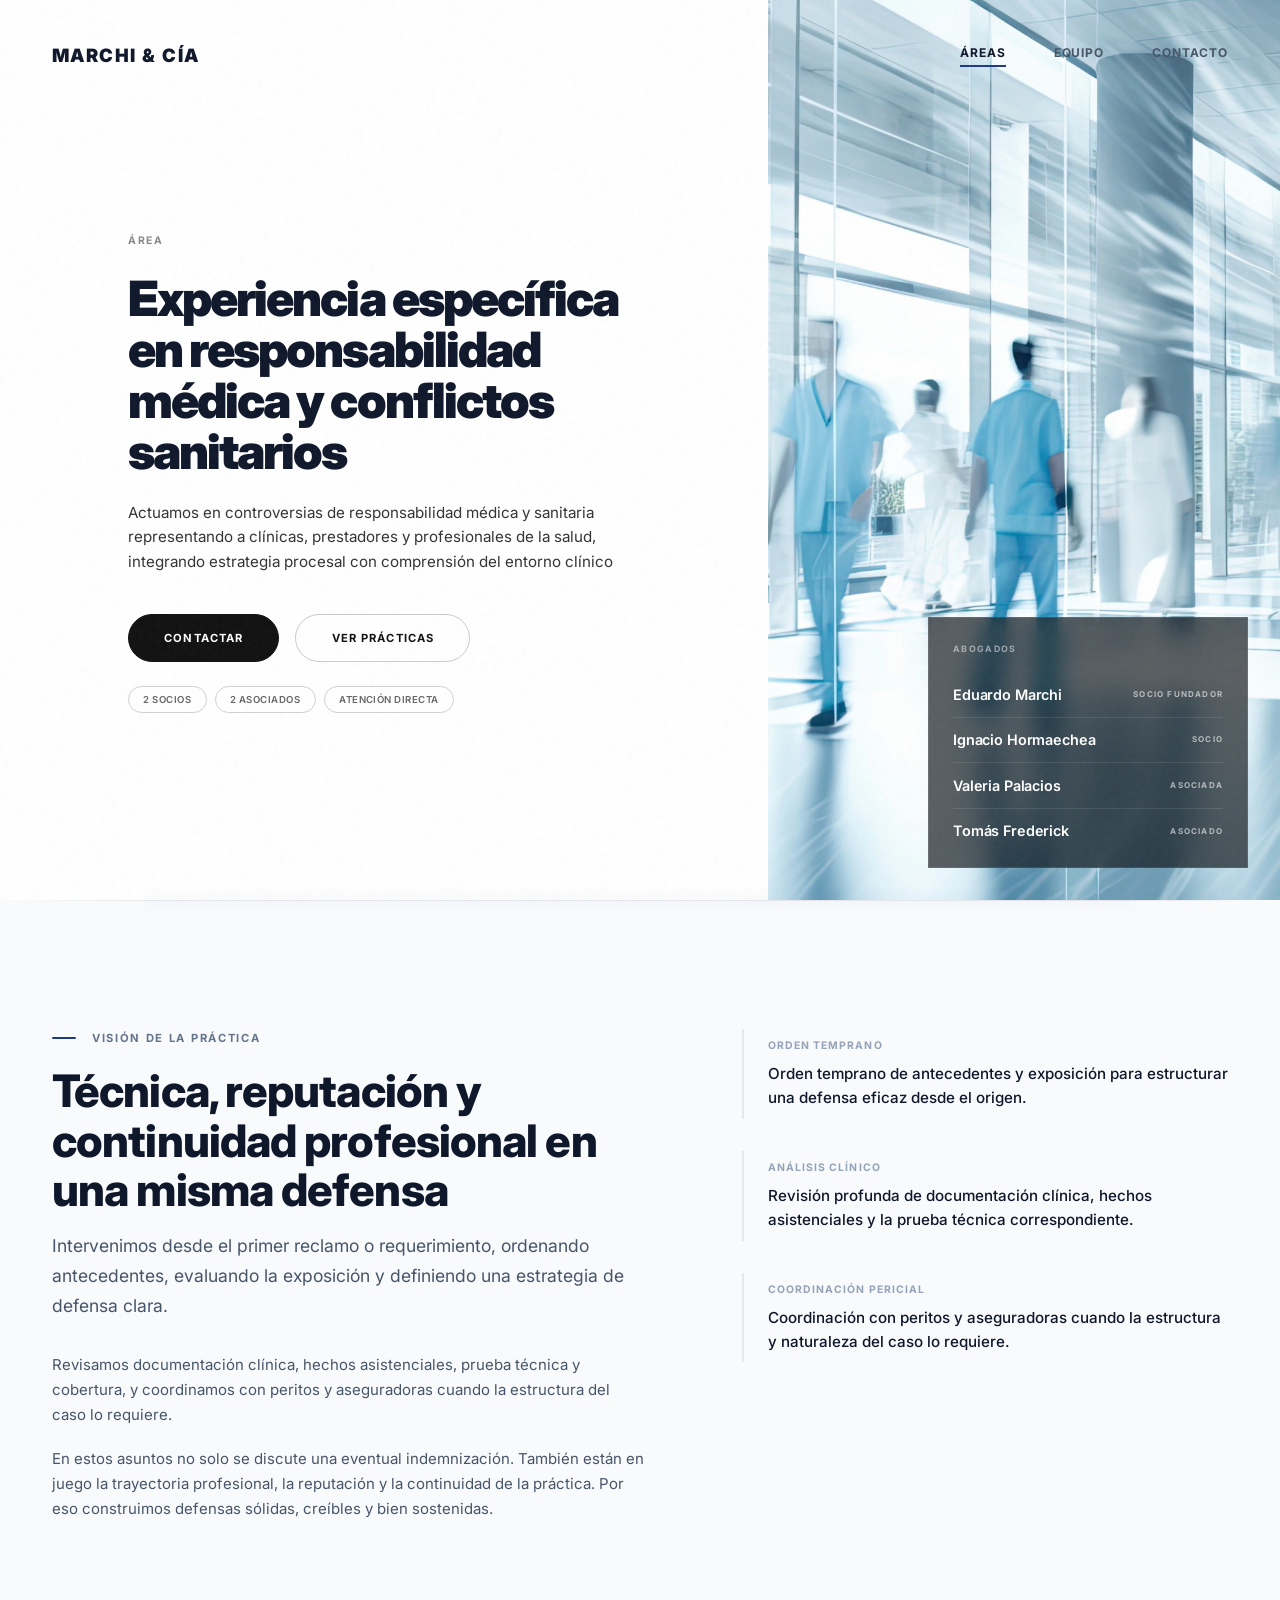
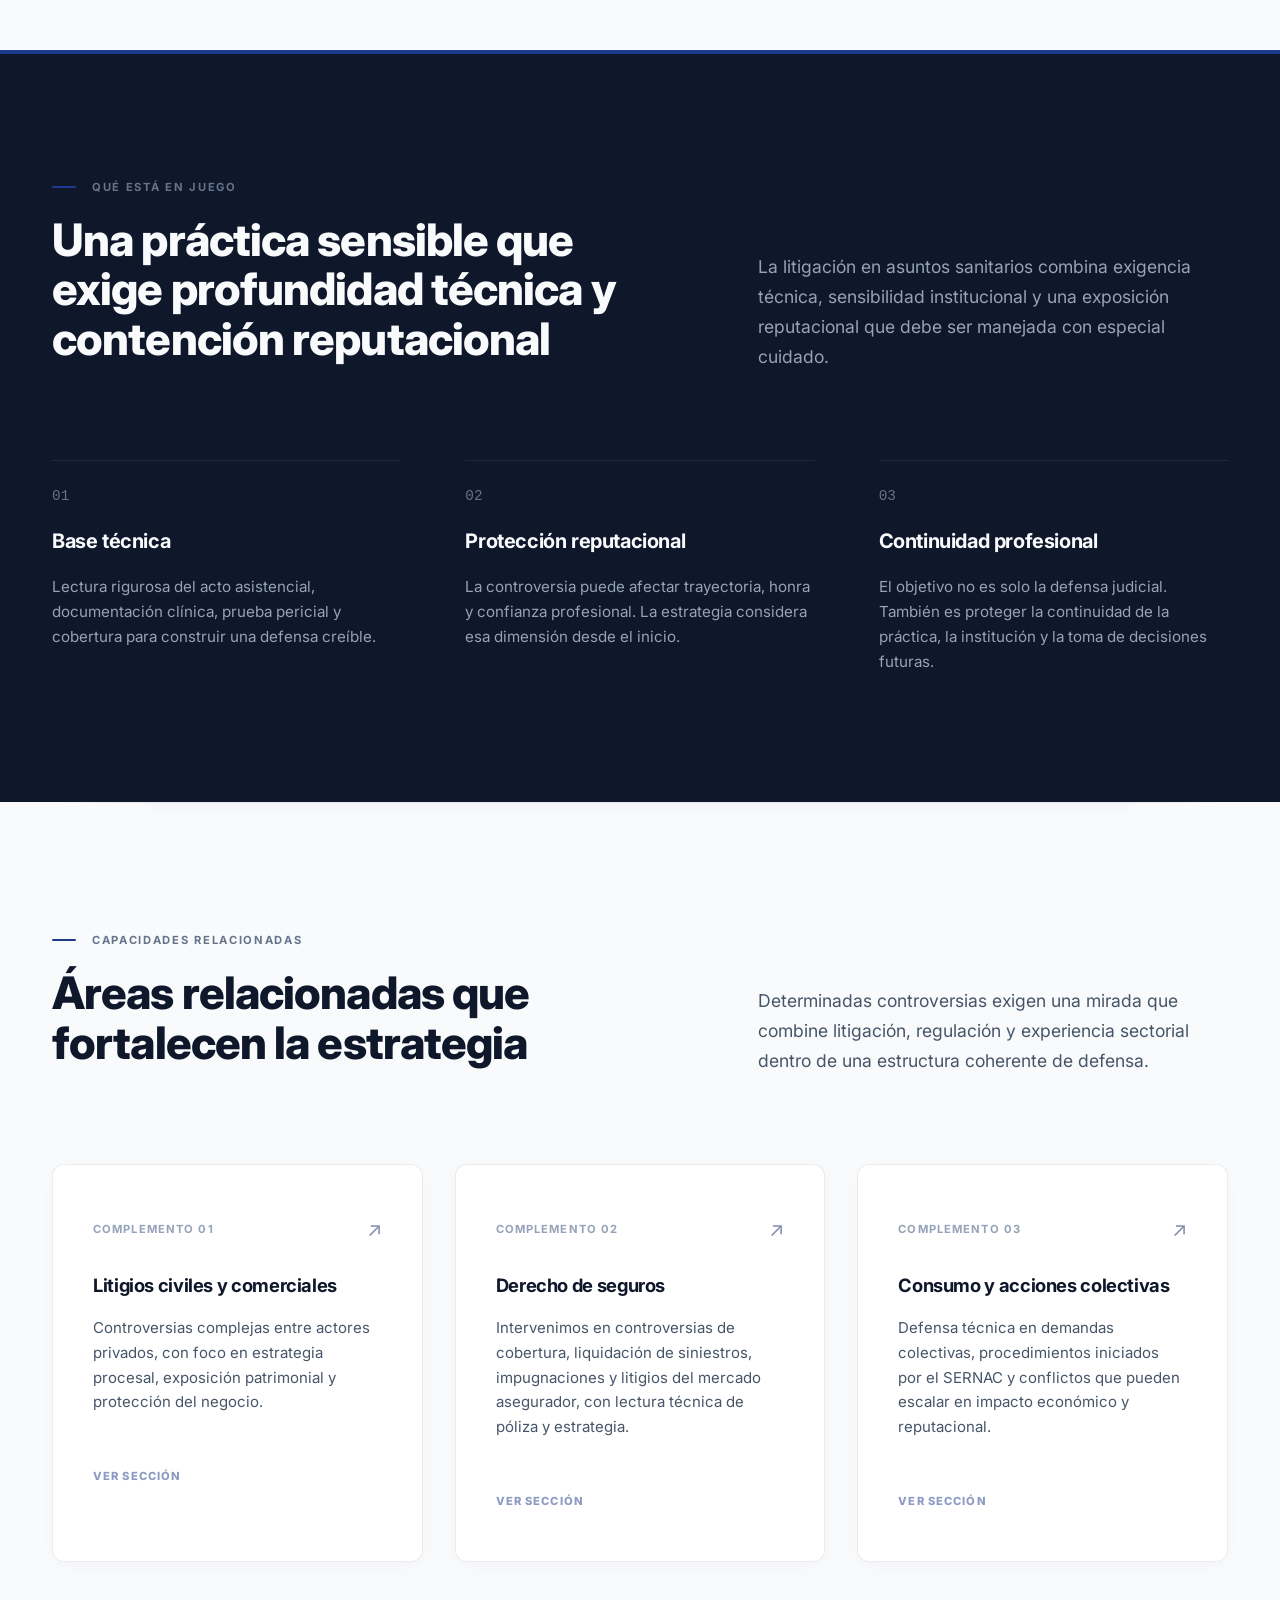
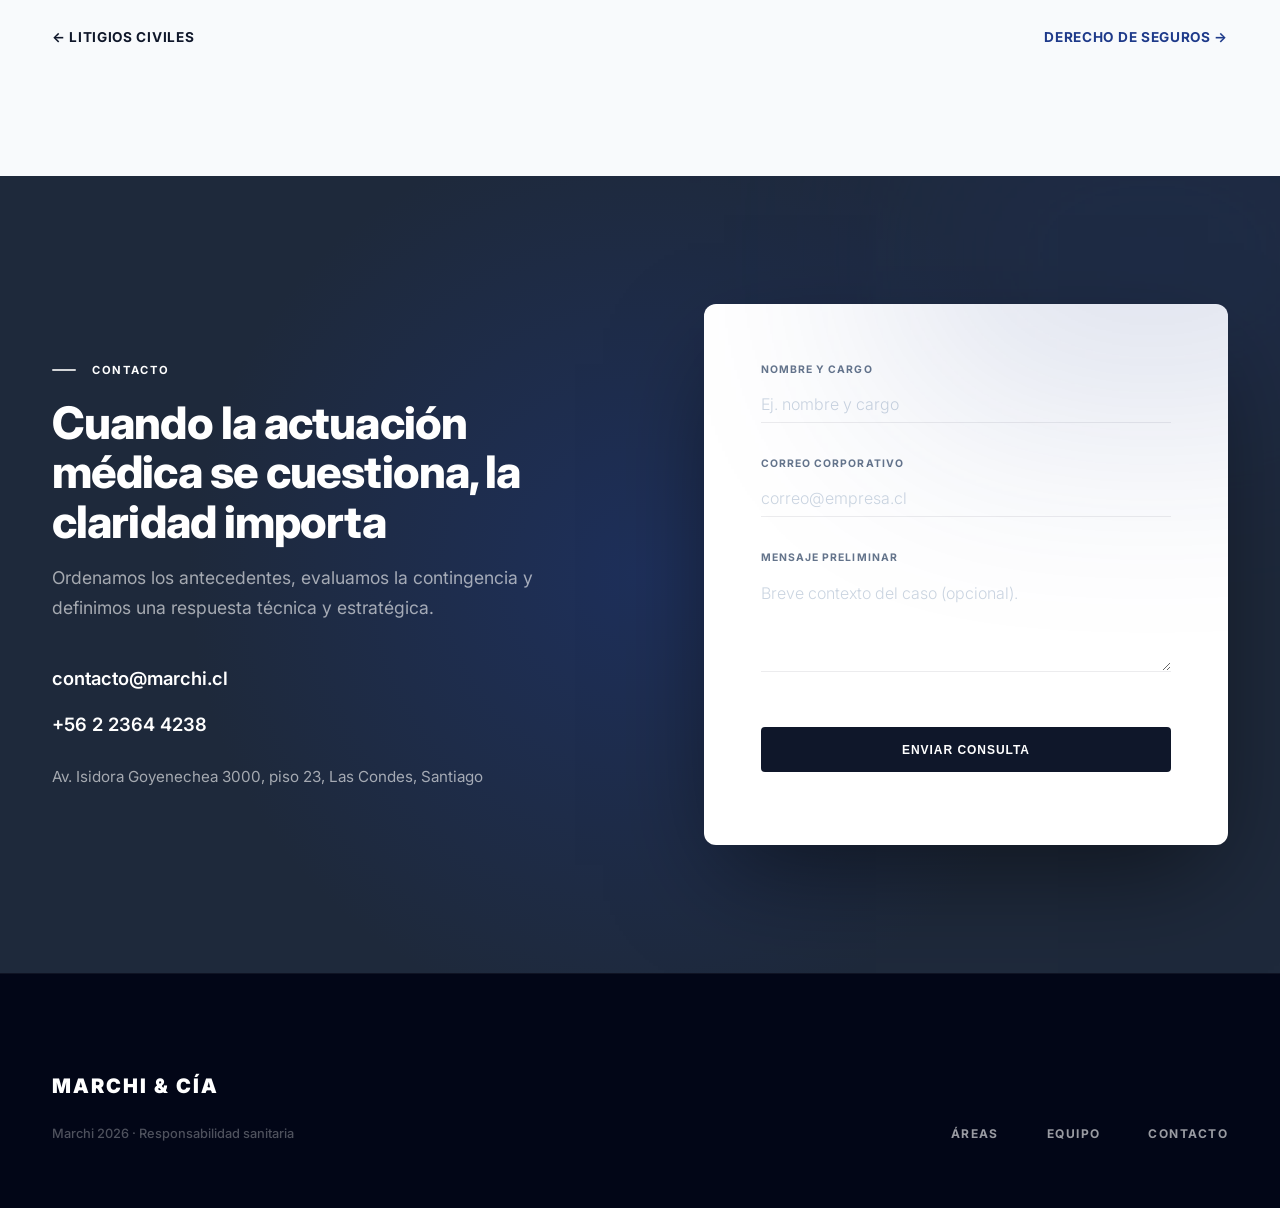
<file: responsabilidad-sanitaria.html>
<!doctype html>
<html lang="es">
<head>
  <meta charset="utf-8">
  <meta name="viewport" content="width=device-width, initial-scale=1">
  <title>Marchi & Cía — Responsabilidad sanitaria</title>
  <meta name="description" content="Defendemos a instituciones de salud y profesionales médicos en reclamos, mediaciones y juicios donde importan la técnica, la reputación y la continuidad profesional.">
  <meta name="theme-color" content="#f8fafc">
  
  <!-- Fuentes -->
  <link rel="preconnect" href="https://fonts.googleapis.com">
  <link rel="preconnect" href="https://fonts.gstatic.com" crossorigin>
  <link href="https://fonts.googleapis.com/css2?family=Inter:wght@300;400;500;600;700;800;900&display=swap" rel="stylesheet">
  
  <style>
    /* ==========================================================================
       MARCHI & CÍA - HIGH-END BOUTIQUE LAW FIRM STYLES
       ========================================================================== */
    
    :root {
      /* Paleta de Colores de Alta Gama */
      --color-bg-body: #f8fafc; 
      --color-bg-card: #ffffff;
      --color-bg-dark: #0f172a; 
      --color-bg-darker: #020617; 
      --color-steel-blue: #1e293b; 
      
      --color-text-main: #0f172a;
      --color-text-muted: #475569; 
      --color-text-light: #f8fafc;
      
      /* Azul corporativo legal */
      --color-accent: #1e3a8a; 
      --color-accent-light: #3b82f6;
      
      --color-border: rgba(15, 23, 42, 0.08);
      --color-border-light: rgba(255, 255, 255, 0.08);
      
      /* Sombras Premium */
      --shadow-sm: 0 4px 20px -2px rgba(0, 0, 0, 0.03);
      --shadow-md: 0 12px 30px -4px rgba(0, 0, 0, 0.06);
      --shadow-lg: 0 24px 50px -12px rgba(0, 0, 0, 0.1);
      --shadow-dark: 0 40px 80px -20px rgba(0, 0, 0, 0.5);
      
      /* Radios */
      --radius-sm: 4px;
      --radius-md: 12px;
      --radius-lg: 16px;
      
      /* Espaciado */
      --container-max: 1240px;
      --transition-smooth: 0.5s cubic-bezier(0.16, 1, 0.3, 1);
    }

    /* Reset Básico */
    *, *::before, *::after {
      box-sizing: border-box;
      margin: 0;
      padding: 0;
    }

    ::selection {
      background-color: var(--color-accent);
      color: white;
    }

    body {
      font-family: 'Inter', sans-serif;
      background-color: var(--color-bg-body);
      color: var(--color-text-muted);
      line-height: 1.65;
      font-size: 15px; 
      -webkit-font-smoothing: antialiased;
      -moz-osx-font-smoothing: grayscale;
      overflow-x: hidden;
    }

    img { max-width: 100%; height: auto; display: block; }
    a { text-decoration: none; color: inherit; }

    /* ==========================================================================
       TIPOGRAFÍA DE ALTA COSTURA
       ========================================================================== */
    h1, h2, h3, h4 {
      color: var(--color-text-main);
      font-weight: 800;
      letter-spacing: -0.02em;
    }

    .dot { color: var(--color-accent); }

    h1 {
      font-size: clamp(2.5rem, 5vw, 3.85rem);
      line-height: 1.25; 
      margin-bottom: 2rem;
      font-weight: 900;
      letter-spacing: -0.04em;
    }

    h2 {
      font-size: clamp(2rem, 3.5vw, 3rem);
      line-height: 1.1;
      margin-bottom: 1rem;
    }

    h3 { font-size: 1.25rem; margin-bottom: 0.5rem; font-weight: 700; }

    p { margin-bottom: 1.25rem; font-weight: 400; }
    p:last-child { margin-bottom: 0; }

    .lead { font-size: 1.1rem; line-height: 1.7; color: var(--color-text-muted); }

    .eyebrow {
      font-size: 0.7rem;
      font-weight: 700;
      letter-spacing: 0.15em;
      text-transform: uppercase;
      color: #64748b;
      margin-bottom: 1.25rem;
      display: flex;
      align-items: center;
      gap: 1rem;
    }
    .eyebrow::before {
      content: "";
      width: 24px;
      height: 2px;
      background-color: var(--color-accent);
      border-radius: 2px;
    }

    .tag-row { display: flex; flex-wrap: wrap; gap: 0.5rem; }
    .tag {
      padding: 0.4rem 1rem;
      background: var(--color-bg-card);
      border: 1px solid rgba(15, 23, 42, 0.1);
      border-radius: 99px;
      font-size: 0.65rem;
      font-weight: 600;
      color: var(--color-text-muted);
      text-transform: uppercase;
      letter-spacing: 0.05em;
      transition: all 0.3s ease;
      cursor: default;
      display: inline-block;
    }
    .tag--dark {
      background: rgba(255,255,255,0.05);
      border-color: rgba(255,255,255,0.1);
      color: rgba(255,255,255,0.8);
    }
    .tag:hover {
      background: var(--color-bg-dark);
      color: white;
      border-color: var(--color-bg-dark);
      box-shadow: var(--shadow-sm);
    }
    .tag--dark:hover {
      background: white;
      color: var(--color-text-main);
    }

    .btn {
      display: inline-flex;
      align-items: center;
      justify-content: center;
      padding: 0.9rem 2rem;
      border-radius: var(--radius-sm);
      font-size: 0.75rem;
      font-weight: 700;
      text-transform: uppercase;
      letter-spacing: 0.08em;
      transition: all var(--transition-smooth);
      cursor: pointer;
      border: 1px solid transparent;
    }
    .btn--primary {
      background-color: var(--color-text-main);
      color: white;
    }
    .btn--primary:hover {
      background-color: var(--color-accent); 
      box-shadow: 0 10px 25px -5px rgba(30, 58, 138, 0.4);
    }
    .btn--steel {
      background-color: transparent;
      border-color: #cbd5e1;
      color: var(--color-text-main);
    }
    .btn--steel:hover {
      background-color: white;
      border-color: var(--color-text-main);
      box-shadow: var(--shadow-sm);
    }

    /* ==========================================================================
       LAYOUT GLOBAL Y DIVISORES
       ========================================================================== */
    .container {
      width: 100%;
      max-width: var(--container-max);
      margin: 0 auto;
      padding: 0 2rem;
    }

    .section-divider {
      width: 100%;
      max-width: var(--container-max);
      margin: 0 auto;
      height: 1px;
      background: linear-gradient(to right, transparent, var(--color-border) 10%, var(--color-border) 90%, transparent);
      position: relative;
    }
    .section-divider::after {
      content: ''; position: absolute; top: 50%; left: 10%; right: 10%; height: 4px;
      transform: translateY(-50%); background: var(--color-accent); opacity: 0.08;
      filter: blur(8px); pointer-events: none;
    }

    .section { padding: 8rem 0; }
    .section--tight { padding: 5rem 0; }

    .section-header {
      display: flex;
      flex-direction: column;
      gap: 1.5rem;
      margin-bottom: 5rem;
    }
    @media (min-width: 992px) {
      .section-header {
        flex-direction: row;
        justify-content: space-between;
        align-items: flex-end;
      }
      .section-header > div { max-width: 50%; }
      .section-header > p { max-width: 40%; margin-bottom: 0.5rem; }
    }

    /* Header Glassmorphism Premium */
    .site-header {
      padding: 2.5rem 0;
      position: fixed; 
      top: 0; left: 0; width: 100%;
      z-index: 1000;
      transition: all var(--transition-smooth);
      background-color: transparent;
    }
    .site-header.scrolled {
      padding: 1.25rem 0;
      background-color: rgba(248, 250, 252, 0.9); 
      backdrop-filter: blur(16px); 
      -webkit-backdrop-filter: blur(16px);
      border-bottom: 1px solid rgba(15, 23, 42, 0.05);
      box-shadow: 0 4px 30px rgba(0, 0, 0, 0.03);
    }
    .header-inner { display: flex; justify-content: space-between; align-items: center; }
    .brand { font-size: 1.15rem; font-weight: 900; color: var(--color-text-main); text-transform: uppercase; letter-spacing: 0.08em; transition: color 0.3s; }
    .site-nav { display: flex; gap: 3rem; }
    .site-nav a { 
      font-size: 0.75rem; font-weight: 700; color: var(--color-text-muted); 
      text-transform: uppercase; letter-spacing: 0.08em; 
      transition: all 0.3s ease; 
      position: relative;
      padding-bottom: 0.25rem;
    }
    .site-nav a:hover, .site-nav a.is-active { color: var(--color-text-main); }
    .site-nav a::after {
      content: ''; position: absolute; width: 0; height: 2px;
      bottom: 0; left: 0; background-color: var(--color-accent);
      transition: width 0.3s ease;
    }
    .site-nav a:hover::after, .site-nav a.is-active::after { width: 100%; }
    
    .nav-toggle { display: none; background: none; border: none; font-size: 1.5rem; cursor: pointer; color: var(--color-text-main); }

    /* ==========================================================================
       HERO SECTION SPLIT (REFERENCIA VISUAL 60/40)
       ========================================================================== */
    .hero-split {
      display: flex;
      flex-direction: column;
      min-height: 100vh;
      background-color: #ffffff; /* Fondo blanco purificado */
      padding-top: 80px; /* Compensa el header en móviles */
    }
    
    @media (min-width: 992px) {
      .hero-split {
        flex-direction: row;
        padding-top: 0;
      }
      .hero-split-text {
        width: 60%;
        display: flex;
        align-items: center;
        justify-content: flex-start;
        /* Padding asimétrico para tirarlo a la izquierda */
        padding: 8rem 4rem 4rem 10vw; 
      }
      .hero-split-text-inner {
        width: 100%;
        max-width: 540px; /* Controla la extensión máxima del texto */
        margin-right: auto;
      }
      .hero-split-image-container {
        width: 40%;
        position: relative;
        overflow: hidden;
      }
      .hero-image-col {
        position: absolute;
        /* Márgenes negativos para absorber el efecto parallax sin mostrar los bordes */
        top: -20px; left: -20px; right: -20px; bottom: -20px;
        background-image: url('assets/images/medical.webp');
        background-size: cover;
        background-position: center;
        transition: transform 0.2s ease-out; 
      }
    }

    /* Ajustes Mobile para el Hero Split */
    @media (max-width: 991px) {
      .hero-split-text { padding: 6rem 2rem 3rem; }
      .hero-split-image-container { min-height: 500px; position: relative; overflow: hidden; }
      .hero-image-col { width: 100%; height: 100%; position: absolute; top:0; left:0; background-image: url('assets/images/medical.webp'); background-size: cover; background-position: center; }
    }

    /* Tipografía Específica del Hero (Estilo Editorial) */
    .eyebrow-split {
      font-size: 0.65rem;
      font-weight: 700;
      letter-spacing: 0.15em;
      text-transform: uppercase;
      color: #888;
      margin-bottom: 1.5rem;
    }
    .title-split {
      font-size: clamp(2.5rem, 3.8vw, 4.2rem);
      line-height: 1.05;
      color: var(--color-text-main);
      margin-bottom: 1.5rem;
      letter-spacing: -0.04em;
      font-weight: 900;
    }
    .desc-split {
      font-size: 0.95rem;
      line-height: 1.6;
      color: #333;
      margin-bottom: 1.25rem;
      max-width: 95%;
    }
    .desc-split--small {
      font-size: 0.85rem;
      color: #555;
    }

    /* Botones de Referencia (Pills) */
    .actions-split {
      display: flex;
      gap: 1rem;
      margin: 2.5rem 0 1.5rem;
      flex-wrap: wrap;
    }
    .btn-split {
      display: inline-flex; align-items: center; justify-content: center;
      padding: 0.85rem 2.2rem;
      border-radius: 99px;
      font-size: 0.7rem;
      font-weight: 700;
      text-transform: uppercase;
      letter-spacing: 0.1em;
      transition: all 0.3s ease;
      cursor: pointer;
      text-decoration: none;
    }
    .btn-split--dark { background-color: #111; color: #fff; border: 1px solid #111; }
    .btn-split--dark:hover { background-color: var(--color-accent); border-color: var(--color-accent); }
    .btn-split--outline { background-color: transparent; color: #111; border: 1px solid #ccc; }
    .btn-split--outline:hover { background-color: rgba(0,0,0,0.05); }

    /* Etiquetas/Tags debajo de los botones */
    .tags-split-row { display: flex; gap: 0.5rem; flex-wrap: wrap; margin-bottom: 0.6rem; }
    .tag-split {
      padding: 0.3rem 0.9rem;
      border: 1px solid #d1d1d1;
      border-radius: 99px;
      font-size: 0.6rem;
      font-weight: 600;
      text-transform: uppercase;
      letter-spacing: 0.05em;
      color: #666;
    }

    /* Caja Oscura de Equipo (Glassmorphism en la esquina inferior derecha) */
    .hero-team-glass {
      position: absolute;
      bottom: 2rem;
      right: 2rem;
      width: calc(100% - 4rem);
      max-width: 320px; /* Reducido de 380px a 320px */
      background: rgba(5, 10, 15, 0.65); /* Muy oscuro, altamente traslúcido */
      backdrop-filter: blur(12px);
      -webkit-backdrop-filter: blur(12px);
      border: 1px solid rgba(255, 255, 255, 0.1);
      padding: 1.5rem; /* Relleno reducido de 2rem a 1.5rem */
      z-index: 2;
    }
    @media (max-width: 991px) {
       .hero-team-glass { bottom: 0; right: 0; left: 0; width: 100%; max-width: 100%; padding: 1.5rem; }
    }

    .glass-eyebrow {
      font-size: 0.55rem; font-weight: 700; letter-spacing: 0.15em; /* Letra reducida */
      text-transform: uppercase; color: rgba(255,255,255,0.5); margin-bottom: 1rem; /* Margen reducido */
    }
    .glass-row {
      display: flex; justify-content: space-between; align-items: center;
      padding: 0.65rem 0; border-bottom: 1px solid rgba(255, 255, 255, 0.1); /* Espaciado reducido */
    }
    .glass-row:last-child { border-bottom: none; padding-bottom: 0; }
    
    .glass-name {
      color: #ffffff; 
      font-size: 0.9rem; /* Nombre más pequeño */
      font-weight: 600;
      letter-spacing: -0.01em;
    }
    .glass-role {
      color: rgba(255,255,255,0.6); font-size: 0.5rem; font-weight: 700; /* Cargo más pequeño */
      text-transform: uppercase; letter-spacing: 0.15em; text-align: right;
    }

    /* ==========================================================================
       SECCIÓN VISIÓN (Fondo Blanco - Original)
       ========================================================================== */
    .firm-grid { display: grid; grid-template-columns: 1fr; gap: 4rem; align-items: start; }
    @media (min-width: 992px) { .firm-grid { grid-template-columns: 1.1fr 0.9fr; gap: 6rem; } }

    .metrics-grid { display: flex; flex-direction: column; gap: 2rem; }
    
    .metric-card {
      background: transparent;
      border-left: 2px solid var(--color-border);
      padding: 0.5rem 0 0.5rem 1.5rem;
      transition: var(--transition-smooth);
    }
    .metric-card:hover { border-left-color: var(--color-accent); transform: translateX(5px); }
    .metric-label { 
      font-size: 0.65rem; 
      font-weight: 700; 
      text-transform: uppercase; 
      letter-spacing: 0.1em; 
      color: #94a3b8; 
      display: block; 
      margin-bottom: 0.5rem;
      transition: color 0.3s;
    }
    .metric-card:hover .metric-label { color: var(--color-accent); }
    .metric-card p {
      font-size: 0.95rem;
      line-height: 1.6;
      margin: 0;
      font-weight: 500;
      color: var(--color-text-main);
    }

    /* ==========================================================================
       SECCIÓN QUÉ ESTÁ EN JUEGO (Fondo Oscuro)
       ========================================================================== */
    .section-dark {
      background-color: var(--color-bg-dark);
      color: #94a3b8;
      padding: 8rem 0;
      position: relative;
    }
    .section-dark::before { content: ""; position: absolute; top: 0; left: 0; width: 100%; height: 4px; background: var(--color-accent); }
    .section-dark h2 { color: var(--color-text-light); }
    .section-dark .eyebrow { color: #64748b; }
    .section-dark .eyebrow::before { background-color: var(--color-accent); }

    .pillar-grid { display: grid; grid-template-columns: repeat(auto-fill, minmax(250px, 1fr)); gap: 4rem; margin-top: 5rem; }
    .pillar-card { border-top: 1px solid rgba(255,255,255,0.08); padding-top: 1.5rem; transition: transform 0.3s ease; }
    .pillar-card:hover { transform: translateY(-4px); border-top-color: var(--color-accent); }
    
    .pillar-number { display: block; font-family: monospace; font-size: 0.9rem; color: #64748b; margin-bottom: 1rem; transition: color 0.3s; }
    .pillar-card:hover .pillar-number { color: var(--color-text-light); }
    .pillar-card h3 { color: var(--color-text-light); font-size: 1.25rem; margin-bottom: 1rem; }

    /* ==========================================================================
       SECCIÓN EQUIPO (Eliminada a pedido)
       ========================================================================== */

    /* ==========================================================================
       SECCIÓN CAPACIDADES / ÁREAS
       ========================================================================== */
    .area-grid { 
      display: grid; 
      grid-template-columns: repeat(auto-fill, minmax(320px, 1fr)); 
      gap: 2rem; 
    }
    @media (min-width: 992px) { .area-grid { grid-template-columns: repeat(3, 1fr); } }
    
    .area-card {
      background: var(--color-bg-card);
      border-radius: var(--radius-md);
      padding: 3rem 2.5rem;
      display: flex;
      flex-direction: column;
      box-shadow: var(--shadow-sm);
      transition: var(--transition-smooth);
      border: 1px solid var(--color-border);
      position: relative;
      overflow: hidden;
    }
    
    .area-card::before {
      content: ''; position: absolute; top: 0; left: 0; width: 100%; height: 3px;
      background: var(--color-accent); transform: scaleX(0); transform-origin: left;
      transition: transform var(--transition-smooth);
    }
    
    .area-card:hover { transform: translateY(-8px); box-shadow: var(--shadow-lg); border-color: transparent; }
    .area-card:hover::before { transform: scaleX(1); }
    .area-card h3 { font-size: 1.15rem; margin-bottom: 1rem; }

    .area-card-header { display: flex; justify-content: space-between; align-items: center; margin-bottom: 1.5rem; }
    .area-card-number { font-size: 0.7rem; font-weight: 700; letter-spacing: 0.1em; text-transform: uppercase; color: #94a3b8; transition: color 0.3s; }
    .area-card:hover .area-card-number { color: var(--color-text-main); }
    
    .area-card-arrow { font-size: 1.25rem; color: #888eb0; transition: var(--transition-smooth); }
    .area-card:hover .area-card-arrow { color: var(--color-accent); transform: translate(4px, -4px); }

    .area-card-content { flex-grow: 1; }
    .area-card-link {
      margin-top: 2rem;
      font-size: 0.7rem;
      font-weight: 800;
      text-transform: uppercase;
      letter-spacing: 0.1em;
      color: var(--color-accent);
      opacity: 0.5; 
      transition: var(--transition-smooth);
      display: inline-flex;
      align-items: center;
      gap: 0.5rem;
    }
    .area-card:hover .area-card-link { opacity: 1; transform: translateX(4px); }

    /* ==========================================================================
       SECCIÓN CONTACTO
       ========================================================================== */
    #contacto {
      background-color: var(--color-steel-blue);
      background-image: radial-gradient(circle at 50% 50%, rgba(30, 58, 138, 0.4), transparent 60%);
      color: rgba(255, 255, 255, 0.6);
      padding: 8rem 0;
      position: relative;
      overflow: hidden;
      transition: background-image 0.2s ease-out;
    }
    
    #contacto::after {
      content: ""; position: absolute; top: -10%; right: -10%; width: 40%; height: 40%;
      background: var(--color-accent); filter: blur(120px); opacity: 0.15; pointer-events: none;
    }

    #contacto h2, #contacto .eyebrow { color: #ffffff; }
    #contacto .eyebrow::before { background-color: #ffffff; opacity: 0.8; }
    #contacto .lead { color: rgba(255, 255, 255, 0.6); }

    .contact-grid { display: grid; grid-template-columns: 1fr; gap: 4rem; align-items: center; }
    @media (min-width: 992px) { .contact-grid { grid-template-columns: 1fr 1fr; gap: 8rem; } }

    .contact-details { margin-top: 2.5rem; display: flex; flex-direction: column; gap: 1rem; font-size: 1.15rem; font-weight: 600; color: #ffffff; }
    .contact-details a { transition: color 0.2s; position: relative; display: inline-block; width: fit-content; }
    .contact-details a::after { content: ''; position: absolute; width: 0; height: 2px; bottom: 0px; left: 0; background-color: #ffffff; transition: width 0.3s ease; }
    .contact-details a:hover { color: #ffffff; opacity: 0.8; }
    .contact-details a:hover::after { width: 100%; }

    .form-card {
      background: var(--color-bg-card);
      border-radius: var(--radius-md);
      padding: 3.5rem;
      box-shadow: 0 40px 100px -20px rgba(0, 0, 0, 0.5);
      border: 1px solid rgba(255, 255, 255, 0.05);
    }
    .form-group { margin-bottom: 2rem; position: relative; }
    .form-label { display: block; font-size: 0.65rem; font-weight: 700; text-transform: uppercase; margin-bottom: 0.5rem; color: #64748b; letter-spacing: 0.1em; transition: color 0.3s;}
    
    .form-input {
      width: 100%; padding: 0.5rem 0; border: none; border-bottom: 1px solid var(--color-border);
      background: transparent; font-family: inherit; font-size: 1rem; color: var(--color-text-main); transition: all 0.3s ease;
    }
    .form-input::placeholder { color: #cbd5e1; font-weight: 300; }
    .form-input:focus { outline: none; border-bottom-color: var(--color-accent); }
    .form-input:focus + .form-label, .form-group:focus-within .form-label { color: var(--color-accent); }

    /* ==========================================================================
       FOOTER
       ========================================================================== */
    .site-footer { 
      background: var(--color-bg-darker); 
      padding: 6rem 0 4rem; 
      border-top: 1px solid rgba(255, 255, 255, 0.05); 
      color: rgba(255, 255, 255, 0.4);
    }
    .footer-inner { display: flex; flex-direction: column; gap: 3rem; }
    @media (min-width: 768px) { .footer-inner { flex-direction: row; justify-content: space-between; align-items: flex-end; } }
    
    .footer-brand { 
      font-size: 1.25rem; font-weight: 900; text-transform: uppercase; letter-spacing: 0.1em; margin-bottom: 0.75rem; color: #ffffff; display: inline-block;
    }
    
    .footer-links { display: flex; flex-wrap: wrap; gap: 3rem; }
    .footer-links a { font-size: 0.75rem; font-weight: 700; text-transform: uppercase; color: rgba(255, 255, 255, 0.6); letter-spacing: 0.12em; transition: all 0.3s ease; position: relative;}
    .footer-links a:hover { color: #ffffff; transform: translateY(-2px); }
    
    .copyright-text { font-size: 0.8rem; font-weight: 500; color: rgba(255, 255, 255, 0.3); margin-top: 0.5rem; }

    /* ==========================================================================
       ANIMACIONES DE ENTRADA AL SCROLL
       ========================================================================== */
    .fade-in-up {
      opacity: 0;
      transform: translateY(30px);
      transition: opacity 0.8s ease, transform 0.8s cubic-bezier(0.16, 1, 0.3, 1);
    }
    .fade-in-up.is-visible {
      opacity: 1;
      transform: translateY(0);
    }

    /* ==========================================================================
       MEJORAS PREMIUM
       ========================================================================== */
    
    .premium-noise {
      position: fixed; top: 0; left: 0; width: 100vw; height: 100vh;
      pointer-events: none; z-index: 9999; opacity: 0.04;
      background-image: url("data:image/svg+xml,%3Csvg viewBox='0 0 200 200' xmlns='http://www.w3.org/2000/svg'%3E%3Cfilter id='noiseFilter'%3E%3CfeTurbulence type='fractalNoise' baseFrequency='0.8' numOctaves='3' stitchTiles='stitch'/%3E%3C/filter%3E%3Crect width='100%25' height='100%25' filter='url(%23noiseFilter)'/%3E%3C/svg%3E");
    }

    .scroll-progress {
      position: fixed; top: 0; left: 0; width: 0%; height: 3px;
      background: var(--color-accent); z-index: 1001; transition: width 0.1s;
    }

  </style>
</head>
<body>

  <!-- ELEMENTOS PREMIUM -->
  <div class="premium-noise"></div>
  <div class="scroll-progress"></div>

  <!-- CABECERA -->
  <header class="site-header" id="main-header">
    <div class="container header-inner">
      <a href="inicio.html" class="brand">Marchi & Cía<span class="dot"></span></a>
      <button class="nav-toggle" aria-label="Abrir menú">☰</button>
      <nav class="site-nav">
        <a href="inicio.html#areas" class="is-active">Áreas</a>
        <a href="equipo.html">Equipo</a>
        <a href="#contacto">Contacto</a>
      </nav>
    </div>
  </header>

  <main>
    <!-- HERO SECTION SPLIT (NUEVO DISEÑO FOTO REFERENCIA) -->
    <section class="hero hero-split fade-in-up">
      
      <!-- MITAD IZQUIERDA: Textos y Botones -->
      <div class="hero-split-text">
        <div class="hero-split-text-inner">
          <div class="eyebrow-split">Área</div>
          
          <h1 class="title-split">Experiencia específica en responsabilidad médica y conflictos sanitarios</h1>
          
          <p class="desc-split">Actuamos en controversias de responsabilidad médica y sanitaria representando a clínicas, prestadores y profesionales de la salud, integrando estrategia procesal con comprensión del entorno clínico</p>
          
          
          
          <div class="actions-split">
            <a href="#contacto" class="btn-split btn-split--dark">Contactar</a>
            <a href="inicio.html#areas" class="btn-split btn-split--outline">Ver prácticas</a>
          </div>
          
          <div class="tags-split-row">
            <span class="tag-split">2 Socios</span>
            <span class="tag-split">2 Asociados</span>
            <span class="tag-split">Atención directa</span>
          </div>
          <div class="tags-split-row">
            
          </div>
        </div>
      </div>

      <!-- MITAD DERECHA: Imagen y Overlay del Equipo -->
      <div class="hero-split-image-container">
        <div class="hero-image-col"></div>
        
        <div class="hero-team-glass">
          <div class="glass-eyebrow">ABOGADOS</div>
          
<div class="glass-row">
            <span class="glass-name">Eduardo Marchi</span>
            <span class="glass-role">Socio fundador</span>
          </div>
          <div class="glass-row">
            <span class="glass-name">Ignacio Hormaechea</span>
            <span class="glass-role">Socio</span>
          </div>
          <div class="glass-row">
            <span class="glass-name">Valeria Palacios</span>
            <span class="glass-role">Asociada</span>
          </div>
          <div class="glass-row">
            <span class="glass-name">Tomás Frederick</span>
            <span class="glass-role">Asociado</span>
          </div>
        </div>
      </div>
        </div>
      </div>
      
    </section>

    <!-- DIVISOR SUTIL -->
    <div class="section-divider fade-in-up"></div>

    <!-- VISIÓN DE LA PRÁCTICA (Fondo Blanco) -->
    <section class="section fade-in-up">
      <div class="container firm-grid">
        <div>
          <div class="eyebrow">Visión de la práctica</div>
          <h2>Técnica, reputación y continuidad profesional en una misma defensa<span class="dot"></span></h2>
          <p class="lead" style="margin-bottom: 2rem;">Intervenimos desde el primer reclamo o requerimiento, ordenando antecedentes, evaluando la exposición y definiendo una estrategia de defensa clara.</p>
          <p>Revisamos documentación clínica, hechos asistenciales, prueba técnica y cobertura, y coordinamos con peritos y aseguradoras cuando la estructura del caso lo requiere.</p>
          <p>En estos asuntos no solo se discute una eventual indemnización. También están en juego la trayectoria profesional, la reputación y la continuidad de la práctica. Por eso construimos defensas sólidas, creíbles y bien sostenidas.</p>
        </div>
        
        <div class="metrics-grid">
          <div class="metric-card">
            <span class="metric-label">Orden Temprano</span>
            <p>Orden temprano de antecedentes y exposición para estructurar una defensa eficaz desde el origen.</p>
          </div>
          <div class="metric-card">
            <span class="metric-label">Análisis Clínico</span>
            <p>Revisión profunda de documentación clínica, hechos asistenciales y la prueba técnica correspondiente.</p>
          </div>
          <div class="metric-card">
            <span class="metric-label">Coordinación Pericial</span>
            <p>Coordinación con peritos y aseguradoras cuando la estructura y naturaleza del caso lo requiere.</p>
          </div>
        </div>
      </div>
    </section>

    <!-- QUÉ ESTÁ EN JUEGO SECTION (Oscura) -->
    <section class="section-dark fade-in-up">
      <div class="container">
        <div class="section-header">
          <div>
            <div class="eyebrow">Qué está en juego</div>
            <h2>Una práctica sensible que exige profundidad técnica y contención reputacional<span class="dot"></span></h2>
          </div>
          <p class="lead" style="color: #94a3b8;">La litigación en asuntos sanitarios combina exigencia técnica, sensibilidad institucional y una exposición reputacional que debe ser manejada con especial cuidado.</p>
        </div>
        
        <div class="pillar-grid">
          <div class="pillar-card">
            <span class="pillar-number">01</span>
            <h3>Base técnica</h3>
            <p style="font-size:0.95rem;">Lectura rigurosa del acto asistencial, documentación clínica, prueba pericial y cobertura para construir una defensa creíble.</p>
          </div>
          <div class="pillar-card">
            <span class="pillar-number">02</span>
            <h3>Protección reputacional</h3>
            <p style="font-size:0.95rem;">La controversia puede afectar trayectoria, honra y confianza profesional. La estrategia considera esa dimensión desde el inicio.</p>
          </div>
          <div class="pillar-card">
            <span class="pillar-number">03</span>
            <h3>Continuidad profesional</h3>
            <p style="font-size:0.95rem;">El objetivo no es solo la defensa judicial. También es proteger la continuidad de la práctica, la institución y la toma de decisiones futuras.</p>
          </div>
        </div>
      </div>
    </section>

    <div class="section-divider fade-in-up"></div>

    <!-- CAPACIDADES RELACIONADAS SECTION -->
    <section class="section" id="areas-relacionadas">
      <div class="container">
        <div class="section-header fade-in-up">
          <div>
            <div class="eyebrow">Capacidades relacionadas</div>
            <h2>Áreas relacionadas que fortalecen la estrategia<span class="dot"></span></h2>
          </div>
          <p class="lead">Determinadas controversias exigen una mirada que combine litigación, regulación y experiencia sectorial dentro de una estructura coherente de defensa.</p>
        </div>
        
        <div class="area-grid">
          <a href="litigios-civiles-comerciales.html" class="area-card fade-in-up">
            <div class="area-card-header">
              <span class="area-card-number">Complemento 01</span>
              <span class="area-card-arrow">↗</span>
            </div>
            <div class="area-card-content">
              <h3>Litigios civiles y comerciales</h3>
              <p>Controversias complejas entre actores privados, con foco en estrategia procesal, exposición patrimonial y protección del negocio.</p>
              <span class="area-card-link">Ver sección</span>
            </div>
          </a>
          
          <a href="derecho-seguros.html" class="area-card fade-in-up" style="transition-delay: 0.1s;">
            <div class="area-card-header">
              <span class="area-card-number">Complemento 02</span>
              <span class="area-card-arrow">↗</span>
            </div>
            <div class="area-card-content">
              <h3>Derecho de seguros</h3>
              <p>Intervenimos en controversias de cobertura, liquidación de siniestros, impugnaciones y litigios del mercado asegurador, con lectura técnica de póliza y estrategia.</p>
              <span class="area-card-link">Ver sección</span>
            </div>
          </a>

          <a href="consumo-acciones-colectivas.html" class="area-card fade-in-up" style="transition-delay: 0.2s;">
            <div class="area-card-header">
              <span class="area-card-number">Complemento 03</span>
              <span class="area-card-arrow">↗</span>
            </div>
            <div class="area-card-content">
              <h3>Consumo y acciones colectivas</h3>
              <p>Defensa técnica en demandas colectivas, procedimientos iniciados por el SERNAC y conflictos que pueden escalar en impacto económico y reputacional.</p>
              <span class="area-card-link">Ver sección</span>
            </div>
          </a>
        </div>
        
        <div style="margin-top: 4rem; display: flex; justify-content: space-between;" class="fade-in-up">
          <a href="litigios-civiles-comerciales.html" style="font-weight: 700; color: var(--color-text-main); font-size: 0.85rem; text-transform: uppercase; letter-spacing: 0.05em;">← Litigios civiles</a>
          <a href="derecho-seguros.html" style="font-weight: 700; color: var(--color-accent); font-size: 0.85rem; text-transform: uppercase; letter-spacing: 0.05em;">Derecho de seguros →</a>
        </div>
      </div>
    </section>

    <!-- CONTACTO SECTION -->
    <section class="section" id="contacto">
      <div class="container contact-grid">
        <div class="fade-in-up">
          <div class="eyebrow">Contacto</div>
          <h2>Cuando la actuación médica se cuestiona, la claridad importa<span class="dot"></span></h2>
          <p class="lead">Ordenamos los antecedentes, evaluamos la contingencia y definimos una respuesta técnica y estratégica.</p>
          
          <div class="contact-details">
            <a href="mailto:contacto@marchi.cl">contacto@marchi.cl</a>
            <a href="tel:+56223644238">+56 2 2364 4238</a>
            <span style="color: rgba(255, 255, 255, 0.6); font-weight: 400; font-size:0.95rem; margin-top:0.5rem;">Av. Isidora Goyenechea 3000, piso 23, Las Condes, Santiago</span>
          </div>
        </div>
        
        <div class="form-card fade-in-up" style="transition-delay: 0.2s;">
<form action="enviar.php" method="POST">
            
            <div class="form-group">
              <label class="form-label" for="nombre">Nombre y cargo</label>
              <input class="form-input" type="text" id="nombre" name="nombre" placeholder="Ej. nombre y cargo" required>
            </div>
            
            <div class="form-group">
              <label class="form-label" for="email">Correo corporativo</label>
              <input class="form-input" type="email" id="email" name="email" placeholder="correo@empresa.cl" required>
            </div>
            
            <div class="form-group">
              <label class="form-label" for="mensaje">Mensaje preliminar</label>
              <textarea class="form-input" id="mensaje" name="mensaje" rows="4" placeholder="Breve contexto del caso (opcional)." required></textarea>
            </div>
            
            <button type="submit" class="btn btn--primary" style="width: 100%; margin-top: 1rem;">Enviar consulta</button>
            <p style="font-size: 0.65rem; color: #94a3b8; text-align: center; margin-top: 1rem;"></p>
          </form>
        </div>
      </div>
    </section>
  </main>

  <!-- FOOTER INVERTIDO (Oscuro) -->
  <footer class="site-footer">
    <div class="container footer-inner">
      <div>
        <div class="footer-brand">Marchi & Cía<span class="dot"></span></div>
        <div class="copyright-text">Marchi 2026 · Responsabilidad sanitaria</div>
      </div>
      <div class="footer-links">
        <a href="inicio.html#areas">Áreas</a>
        <a href="equipo.html">Equipo</a>
        <a href="#contacto">Contacto</a>
      </div>
    </div>
  </footer>

  <!-- SCRIPTS -->
  <script>
    document.addEventListener("DOMContentLoaded", function() {
      // 1. Manejo del Header Glassmorphism
      const header = document.getElementById('main-header');
      window.addEventListener('scroll', () => {
        if (window.scrollY > 50) {
          header.classList.add('scrolled');
        } else {
          header.classList.remove('scrolled');
        }
      });

      // 2. Observer para revelar elementos (Fade-in-up)
      const observerOptions = { root: null, rootMargin: '0px', threshold: 0.15 };
      const observer = new IntersectionObserver((entries, observer) => {
        entries.forEach(entry => {
          if (entry.isIntersecting) {
            entry.target.classList.add('is-visible');
            observer.unobserve(entry.target);
          }
        });
      }, observerOptions);
      document.querySelectorAll('.fade-in-up').forEach((el) => { observer.observe(el); });

      // 4. Barra de progreso de lectura
      const progressBar = document.querySelector('.scroll-progress');
      window.addEventListener('scroll', () => {
        const winScroll = document.body.scrollTop || document.documentElement.scrollTop;
        const height = document.documentElement.scrollHeight - document.documentElement.clientHeight;
        const scrolled = (winScroll / height) * 100;
        if (progressBar) progressBar.style.width = scrolled + '%';
      });

      // 5. Interacciones de Escritorio (Parallax & Glow)
      if (window.innerWidth >= 992) {
        // Parallax Hero en el nuevo layout dividido
        const heroSection = document.querySelector('.hero');
        const heroImageCol = document.querySelector('.hero-image-col');
        if(heroSection && heroImageCol) {
          heroSection.addEventListener('mousemove', (e) => {
            const moveX = (e.clientX / window.innerWidth - 0.5) * 20; 
            const moveY = (e.clientY / window.innerHeight - 0.5) * 20;
            // El scale(1.05) evita que se vean los bordes al moverse
            heroImageCol.style.transform = `translate(${-moveX}px, ${-moveY}px) scale(1.05)`;
          });
          heroSection.addEventListener('mouseleave', () => {
            heroImageCol.style.transform = `translate(0px, 0px) scale(1)`;
          });
        }

        // Glow Tracking Dinámico en Contacto
        const contactSection = document.getElementById('contacto');
        if(contactSection) {
          contactSection.addEventListener('mousemove', (e) => {
            const rect = contactSection.getBoundingClientRect();
            const x = e.clientX - rect.left;
            const y = e.clientY - rect.top;
            contactSection.style.backgroundImage = `radial-gradient(circle at ${x}px ${y}px, rgba(30, 58, 138, 0.4), transparent 60%)`;
          });
        }
      }
    });
  </script>
</body>
</html>
</file>
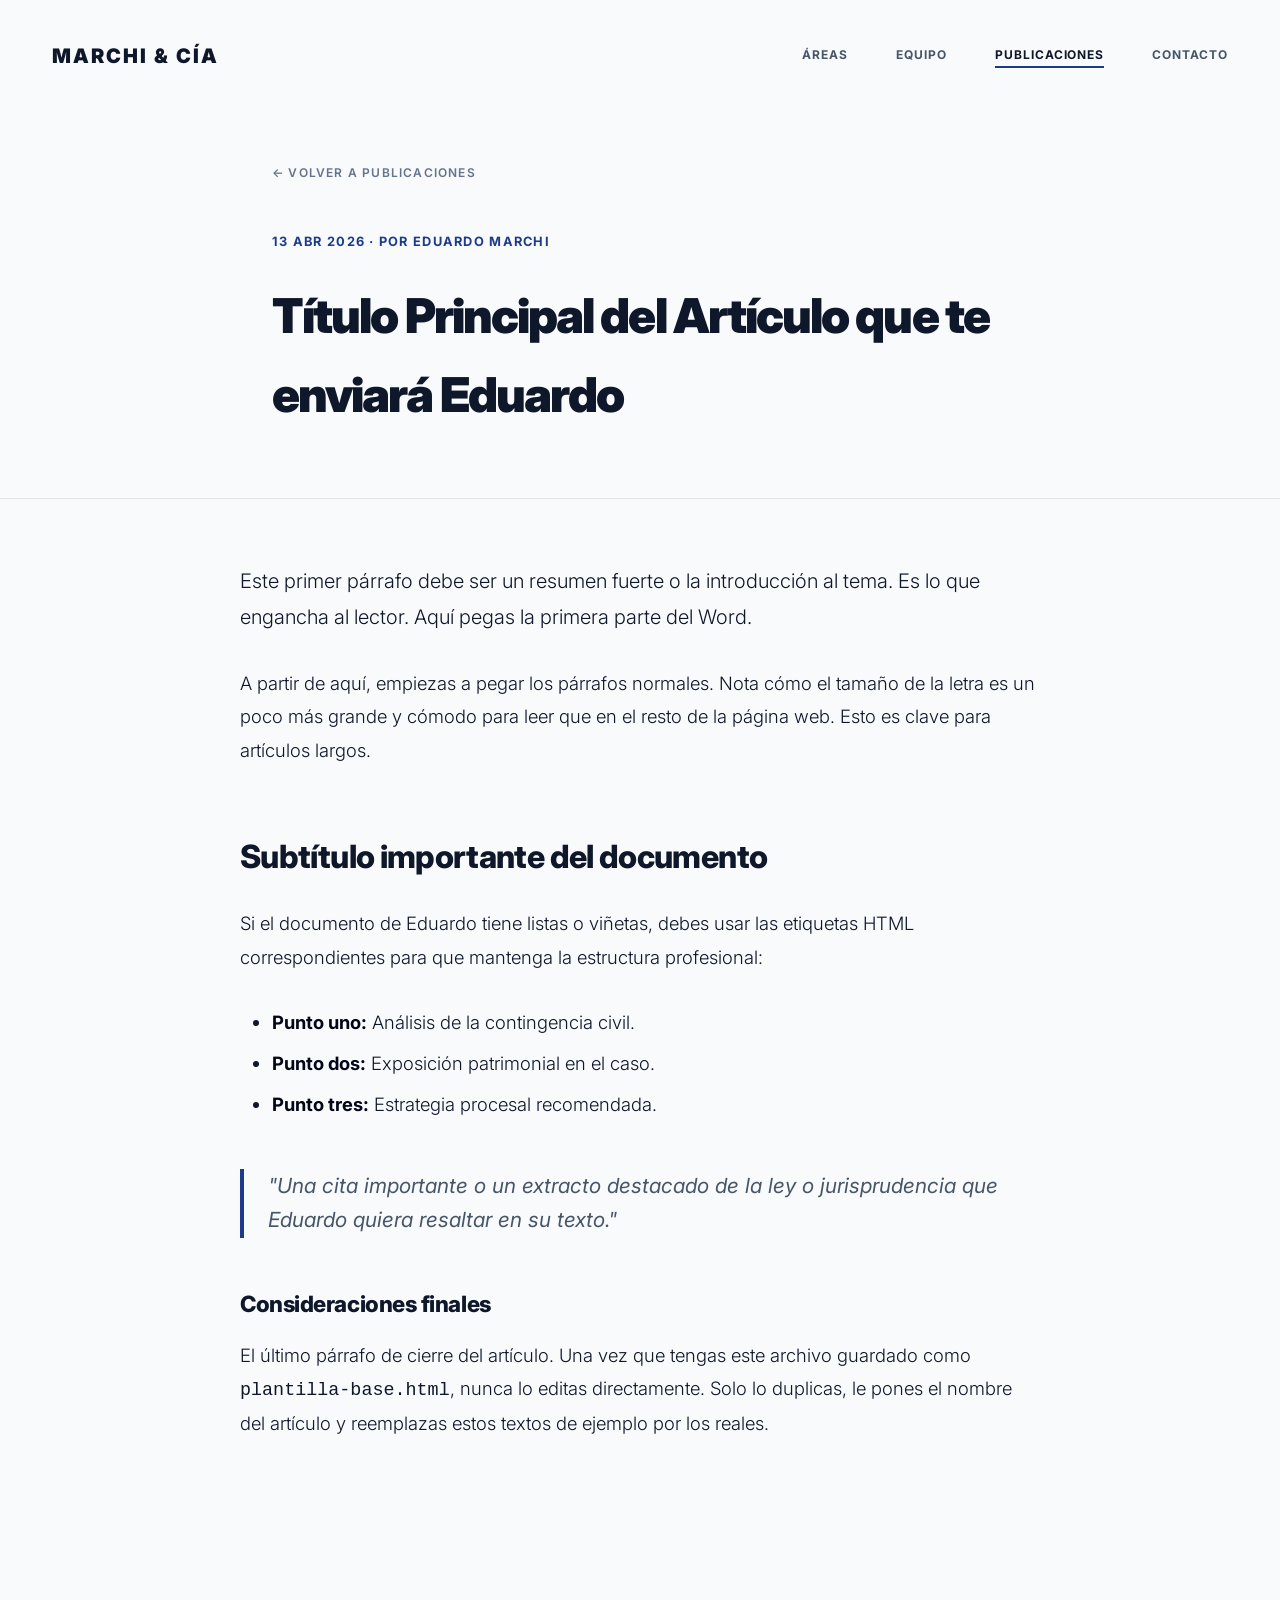
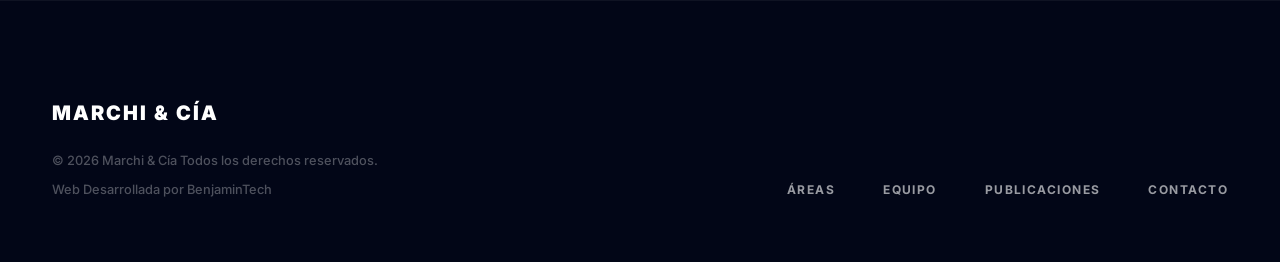
<file: publicaciones/plantilla-base.html>
<!doctype html>
<html lang="es">
<head>
  <meta charset="utf-8">
  <meta name="viewport" content="width=device-width, initial-scale=1">
  <title>Título del Artículo | Marchi & Cía</title>
  <meta name="description" content="Breve descripción del artículo para Google.">
  <meta name="theme-color" content="#f8fafc">
  
  <link rel="preconnect" href="https://fonts.googleapis.com">
  <link rel="preconnect" href="https://fonts.gstatic.com" crossorigin>
  <link href="https://fonts.googleapis.com/css2?family=Inter:wght@300;400;500;600;700;800;900&display=swap" rel="stylesheet">
  
  <script type="application/ld+json">
  {
    "@context": "https://schema.org",
    "@type": "Article",
    "headline": "Título del Artículo Aquí",
    "datePublished": "2026-04-13",
    "author": {
      "@type": "Person",
      "name": "Eduardo Marchi"
    },
    "publisher": {
      "@type": "Organization",
      "name": "Marchi & Cía",
      "logo": {
        "@type": "ImageObject",
        "url": "https://www.marchi.cl/assets/images/logo.png"
      }
    }
  }
  </script>

  <style>
    :root {
      --color-bg-body: #f8fafc; --color-bg-card: #ffffff; --color-bg-dark: #0f172a; --color-bg-darker: #020617; 
      --color-steel-blue: #1e293b; --color-text-main: #0f172a; --color-text-muted: #475569; --color-text-light: #f8fafc;
      --color-accent: #1e3a8a; --color-border: rgba(15, 23, 42, 0.08);
      --transition-smooth: 0.5s cubic-bezier(0.16, 1, 0.3, 1);
    }
    *, *::before, *::after { box-sizing: border-box; margin: 0; padding: 0; }
    body { font-family: 'Inter', sans-serif; background-color: var(--color-bg-body); color: var(--color-text-muted); line-height: 1.65; font-size: 15px; overflow-x: hidden; }
    a { text-decoration: none; color: inherit; }
    .container { width: 100%; max-width: 1240px; margin: 0 auto; padding: 0 2rem; }
    
    /* HEADER */
    .site-header { padding: 2.5rem 0; position: fixed; top: 0; left: 0; width: 100%; z-index: 1000; transition: all var(--transition-smooth); background-color: transparent; }
    .site-header.scrolled { padding: 1.25rem 0; background-color: rgba(248, 250, 252, 0.9); backdrop-filter: blur(16px); border-bottom: 1px solid rgba(15, 23, 42, 0.05); box-shadow: 0 4px 30px rgba(0, 0, 0, 0.03); }
    .header-inner { display: flex; justify-content: space-between; align-items: center; }
    .brand { font-size: 1.25rem; font-weight: 900; color: var(--color-text-main); text-transform: uppercase; letter-spacing: 0.1em; transition: color 0.3s; }
    
    /* NAV Y BOTON HAMBURGUESA CORREGIDO */
    .nav-toggle { display: none; background: none; border: none; font-size: 1.5rem; cursor: pointer; color: var(--color-text-main); }
    .site-nav { display: flex; gap: 3rem; }
    .site-nav a { font-size: 0.75rem; font-weight: 700; color: var(--color-text-muted); text-transform: uppercase; letter-spacing: 0.08em; transition: all 0.3s ease; position: relative; padding-bottom: 0.25rem; }
    .site-nav a:hover, .site-nav a.is-active { color: var(--color-text-main); }
    .site-nav a::after { content: ''; position: absolute; width: 0; height: 2px; bottom: 0; left: 0; background-color: var(--color-accent); transition: width 0.3s ease; }
    .site-nav a:hover::after, .site-nav a.is-active::after { width: 100%; }

    @media (max-width: 992px) {
      .nav-toggle { display: block; }
      .site-nav { display: none; flex-direction: column; position: absolute; top: 100%; left: 0; width: 100%; background-color: #ffffff; padding: 1.5rem; box-shadow: 0 10px 25px rgba(0,0,0,0.1); gap: 1.5rem !important; border-top: 1px solid #e2e8f0; }
      .site-nav.is-active-mobile { display: flex !important; }
    }

    /* ESTILOS DE LECTURA */
    .article-hero { padding: 10rem 0 3rem; background-color: var(--color-bg-body); border-bottom: 1px solid var(--color-border); }
    .article-meta { font-size: 0.8rem; font-weight: 700; color: var(--color-accent); text-transform: uppercase; letter-spacing: 0.1em; margin-bottom: 1.5rem; display: block; }
    .article-back-link { font-size: 0.75rem; font-weight: 600; color: #64748b; text-transform: uppercase; letter-spacing: 0.1em; display: inline-flex; align-items: center; gap: 0.5rem; margin-bottom: 3rem; transition: color 0.3s; }
    .article-back-link:hover { color: var(--color-accent); }
    .article-content { padding: 4rem 0 8rem; max-width: 800px; margin: 0 auto; }
    .article-content p { font-size: 1.15rem; line-height: 1.8; color: var(--color-text-main); margin-bottom: 2rem; font-weight: 300; }
    .article-content h1 { color: var(--color-text-main); font-weight: 900; letter-spacing: -0.04em; margin-bottom: 1rem;}
    .article-content h2 { color: var(--color-text-main); font-weight: 800; letter-spacing: -0.02em; font-size: 2rem; margin-top: 4rem; margin-bottom: 1.5rem; }
    .article-content h3 { color: var(--color-text-main); font-weight: 800; letter-spacing: -0.02em; font-size: 1.4rem; margin-top: 2.5rem; margin-bottom: 1rem; }
    .article-content ul, .article-content ol { margin-bottom: 2rem; padding-left: 2rem; font-size: 1.15rem; line-height: 1.8; color: var(--color-text-main); font-weight: 300; }
    .article-content li { margin-bottom: 0.5rem; }
    .article-content strong { font-weight: 700; color: var(--color-bg-darker); }
    .article-content blockquote { border-left: 4px solid var(--color-accent); padding-left: 1.5rem; margin: 3rem 0; font-size: 1.3rem; font-style: italic; color: #475569; }
    .lead { font-size: 1.25rem !important; line-height: 1.7; color: var(--color-text-muted); }

    /* FOOTER */
    .site-footer { background: var(--color-bg-darker); padding: 6rem 0 4rem; border-top: 1px solid rgba(255, 255, 255, 0.05); color: rgba(255, 255, 255, 0.4); }
    .footer-inner { display: flex; flex-direction: column; gap: 3rem; }
    @media (min-width: 768px) { .footer-inner { flex-direction: row; justify-content: space-between; align-items: flex-end; } }
    .footer-brand { font-size: 1.25rem; font-weight: 900; text-transform: uppercase; letter-spacing: 0.1em; margin-bottom: 0.75rem; color: #ffffff; display: inline-block; }
    .footer-links { display: flex; flex-wrap: wrap; gap: 3rem; }
    .footer-links a { font-size: 0.75rem; font-weight: 700; text-transform: uppercase; color: rgba(255, 255, 255, 0.6); letter-spacing: 0.12em; transition: all 0.3s ease; }
    .footer-links a:hover { color: #ffffff; transform: translateY(-2px); }
    .copyright-text { font-size: 0.8rem; font-weight: 500; color: rgba(255, 255, 255, 0.3); margin-top: 0.5rem; }
    .fade-in-up { opacity: 0; transform: translateY(30px); transition: opacity 0.8s ease, transform 0.8s cubic-bezier(0.16, 1, 0.3, 1); }
    .fade-in-up.is-visible { opacity: 1; transform: translateY(0); }
    .scroll-progress { position: fixed; top: 0; left: 0; width: 0%; height: 3px; background: var(--color-accent); z-index: 1001; transition: width 0.1s; }
  </style>
</head>
<body>

  <div class="scroll-progress"></div>

  <header class="site-header" id="main-header">
    <div class="container header-inner">
      <a href="../index.html" class="brand">MARCHI & CÍA</a>
      <button class="nav-toggle" aria-label="Abrir menú">☰</button>
      <nav class="site-nav">
        <a href="../index.html#areas">Áreas</a>
        <a href="../equipo.html">Equipo</a>
        <a href="index.html" class="is-active">Publicaciones</a>
        <a href="../index.html#contacto">Contacto</a>
      </nav>
    </div>
  </header>

  <main>
    <article>
      <header class="article-hero fade-in-up">
        <div class="container" style="max-width: 800px;">
          <a href="index.html" class="article-back-link">← Volver a Publicaciones</a>
          <span class="article-meta">13 ABR 2026 · POR EDUARDO MARCHI</span>
          <div class="article-content" style="padding: 0; margin: 0;">
            <h1 style="font-size: clamp(2rem, 4vw, 3rem);">Título Principal del Artículo que te enviará Eduardo</h1>
          </div>
        </div>
      </header>

      <div class="article-content container fade-in-up" style="transition-delay: 0.2s;">
        
        <p class="lead">Este primer párrafo debe ser un resumen fuerte o la introducción al tema. Es lo que engancha al lector. Aquí pegas la primera parte del Word.</p>

        <p>A partir de aquí, empiezas a pegar los párrafos normales. Nota cómo el tamaño de la letra es un poco más grande y cómodo para leer que en el resto de la página web. Esto es clave para artículos largos.</p>

        <h2>Subtítulo importante del documento</h2>
        
        <p>Si el documento de Eduardo tiene listas o viñetas, debes usar las etiquetas HTML correspondientes para que mantenga la estructura profesional:</p>
        <ul>
          <li><strong>Punto uno:</strong> Análisis de la contingencia civil.</li>
          <li><strong>Punto dos:</strong> Exposición patrimonial en el caso.</li>
          <li><strong>Punto tres:</strong> Estrategia procesal recomendada.</li>
        </ul>

        <blockquote>
          "Una cita importante o un extracto destacado de la ley o jurisprudencia que Eduardo quiera resaltar en su texto."
        </blockquote>

        <h3>Consideraciones finales</h3>
        <p>El último párrafo de cierre del artículo. Una vez que tengas este archivo guardado como <code>plantilla-base.html</code>, nunca lo editas directamente. Solo lo duplicas, le pones el nombre del artículo y reemplazas estos textos de ejemplo por los reales.</p>

      </div>
    </article>
  </main>

  <footer class="site-footer">
    <div class="container footer-inner">
      <div>
        <div class="footer-brand">MARCHI & CÍA</div>
        <div class="copyright-text">© 2026 Marchi & Cía Todos los derechos reservados.</div>
        <div class="copyright-text">Web Desarrollada por BenjaminTech</div>
      </div>
      <div class="footer-links">
        <a href="../index.html#areas">Áreas</a>
        <a href="../equipo.html">Equipo</a>
        <a href="index.html">Publicaciones</a>
        <a href="../index.html#contacto">Contacto</a>
      </div>
    </div>
  </footer>

  <script>
    document.addEventListener("DOMContentLoaded", function() {
      const header = document.getElementById('main-header');
      window.addEventListener('scroll', () => {
        if (window.scrollY > 50) header.classList.add('scrolled');
        else header.classList.remove('scrolled');
      });

      const navToggle = document.querySelector('.nav-toggle');
      const siteNav = document.querySelector('.site-nav');
      if (navToggle && siteNav) {
        navToggle.addEventListener('click', () => {
          siteNav.classList.toggle('is-active-mobile');
        });
      }

      const observer = new IntersectionObserver((entries, observer) => {
        entries.forEach(entry => {
          if (entry.isIntersecting) {
            entry.target.classList.add('is-visible');
            observer.unobserve(entry.target);
          }
        });
      }, { rootMargin: '0px', threshold: 0.15 });
      document.querySelectorAll('.fade-in-up').forEach((el) => observer.observe(el));

      const progressBar = document.querySelector('.scroll-progress');
      window.addEventListener('scroll', () => {
        const winScroll = document.body.scrollTop || document.documentElement.scrollTop;
        const height = document.documentElement.scrollHeight - document.documentElement.clientHeight;
        const scrolled = (winScroll / height) * 100;
        if (progressBar) progressBar.style.width = scrolled + '%';
      });
    });
  </script>
</body>
</html>
</file>
